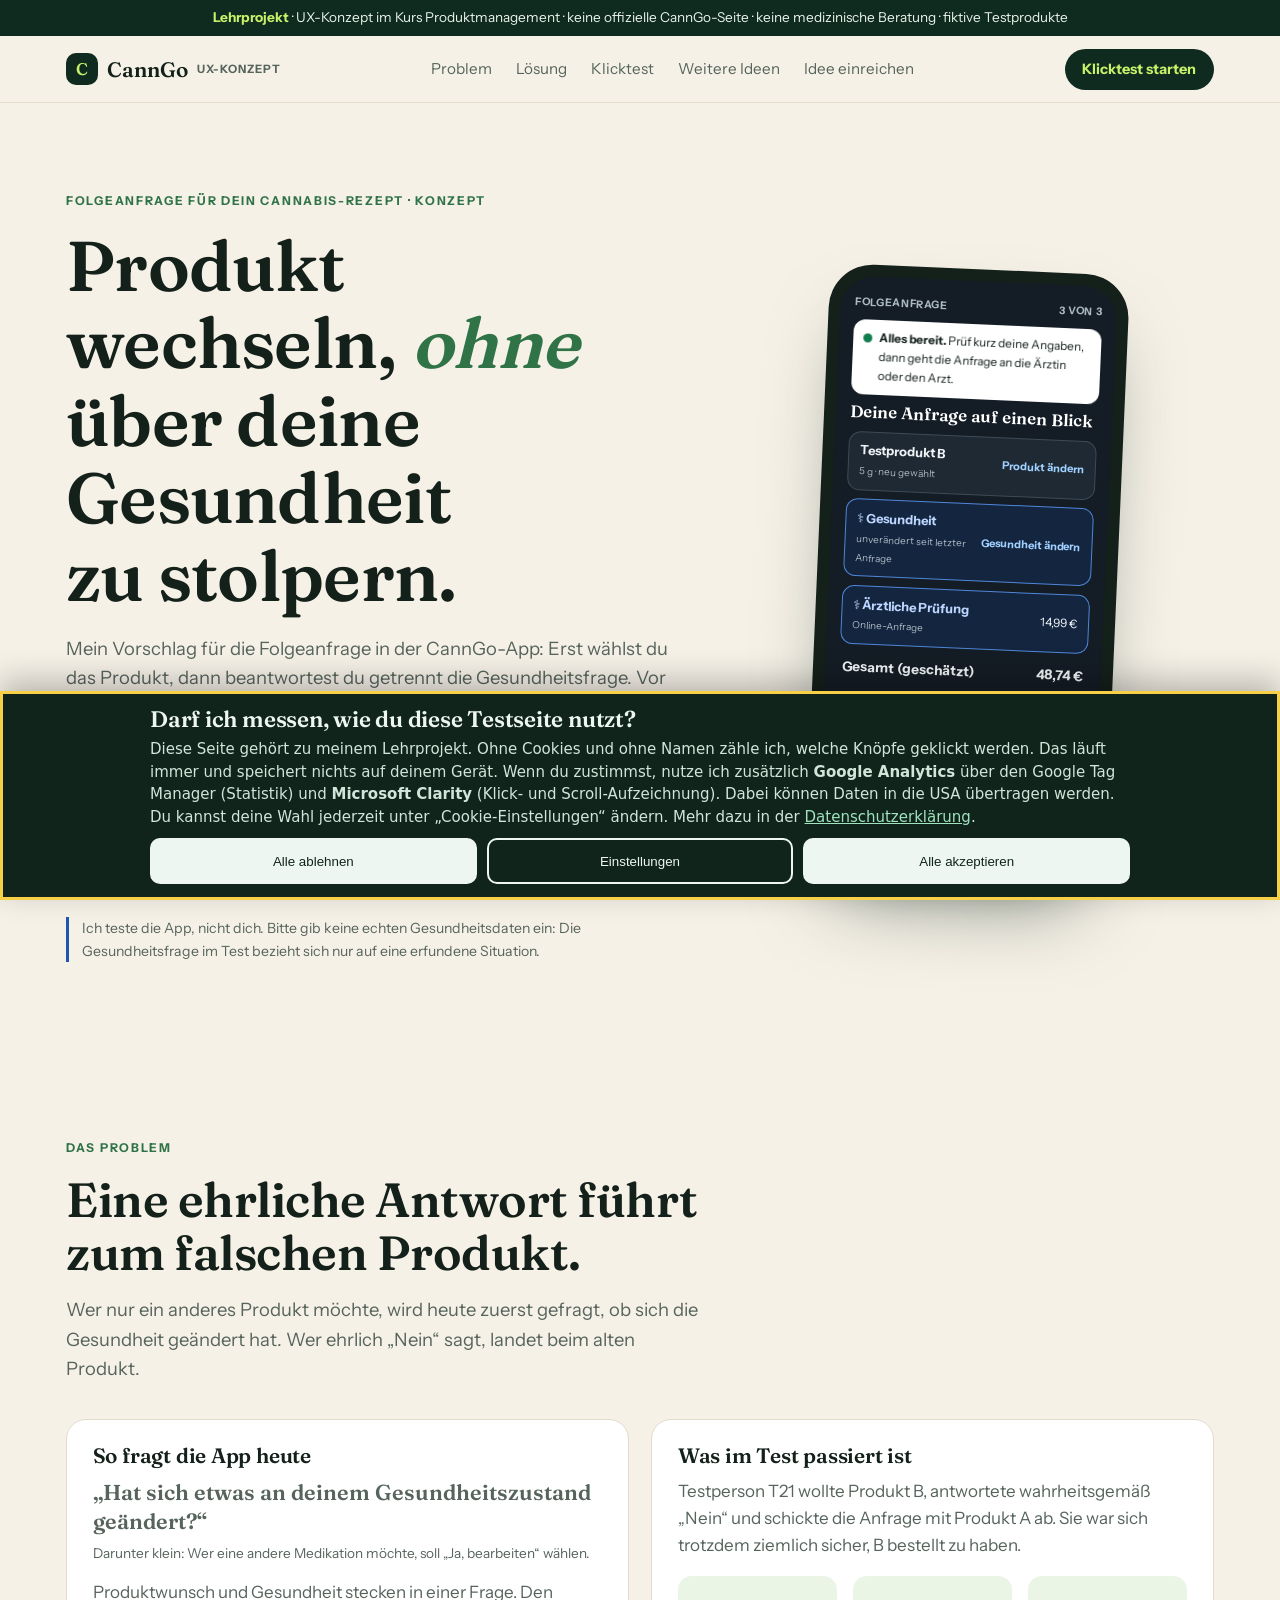
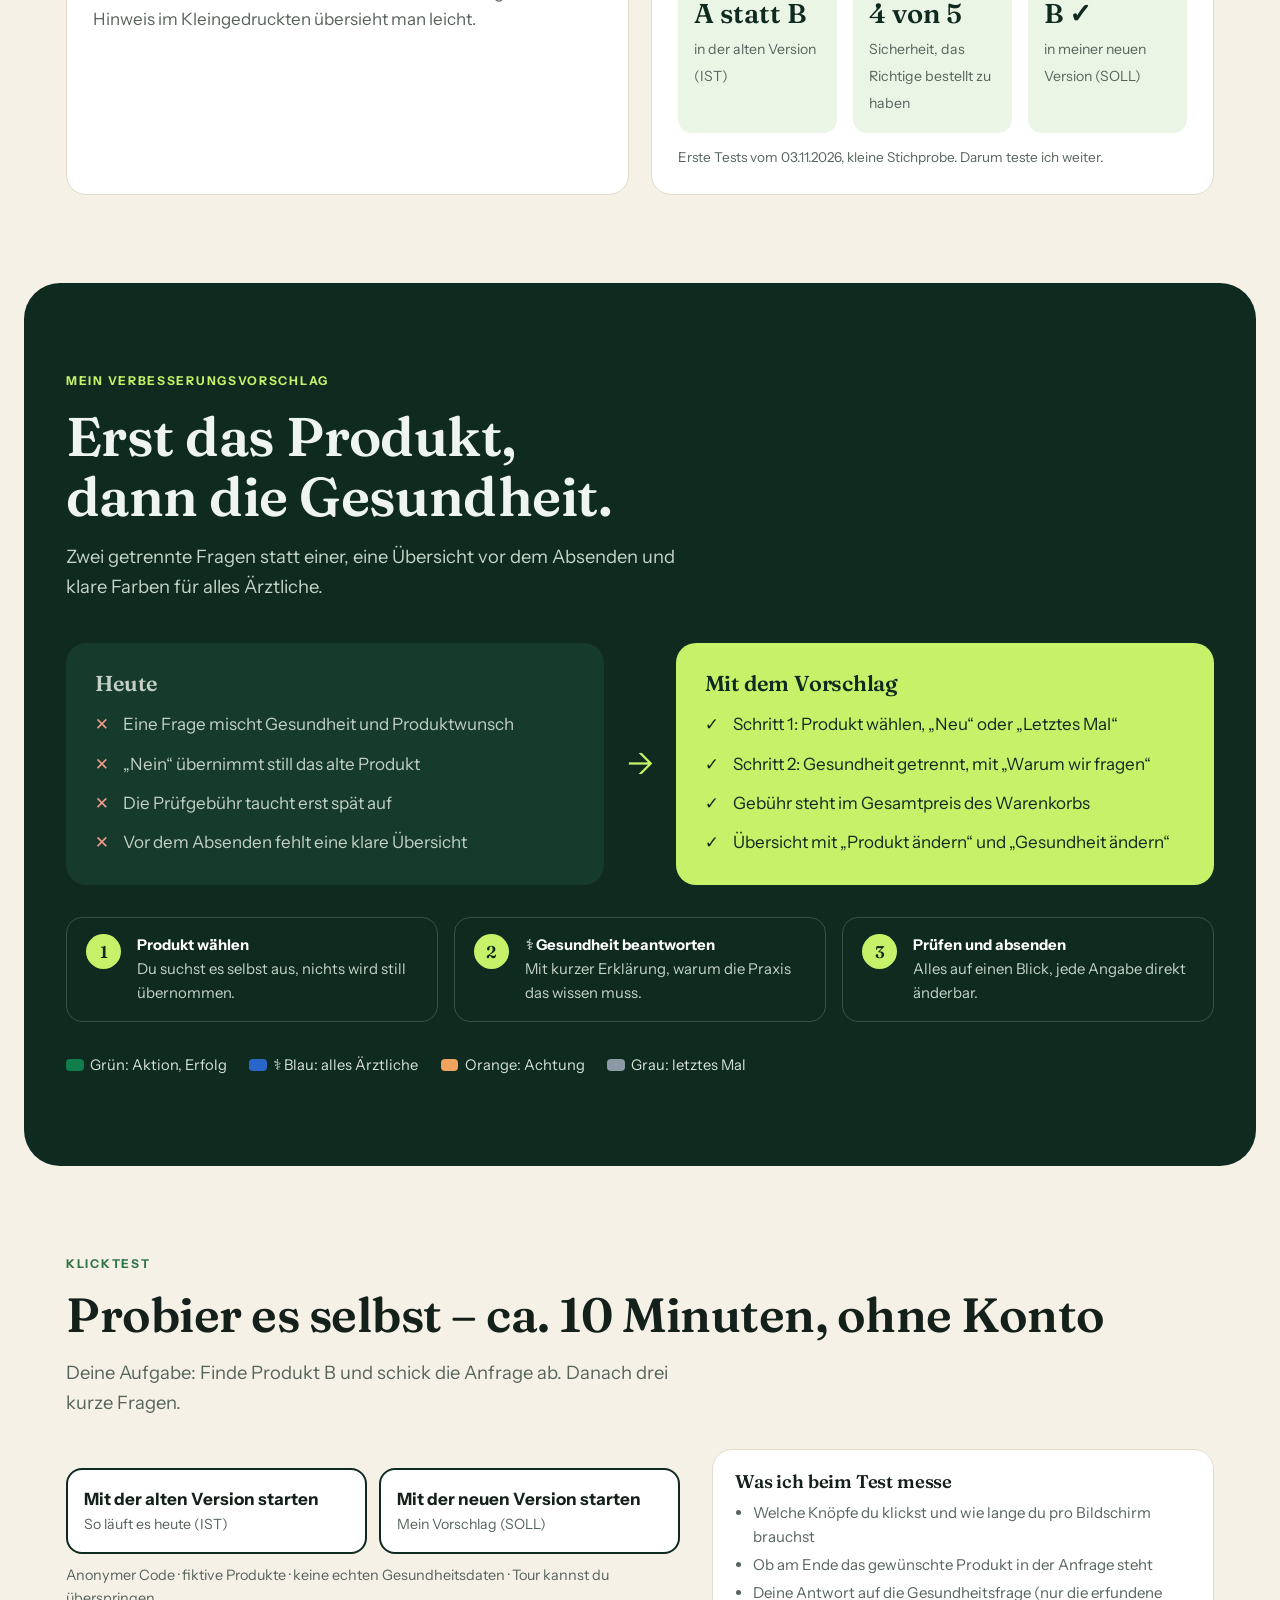
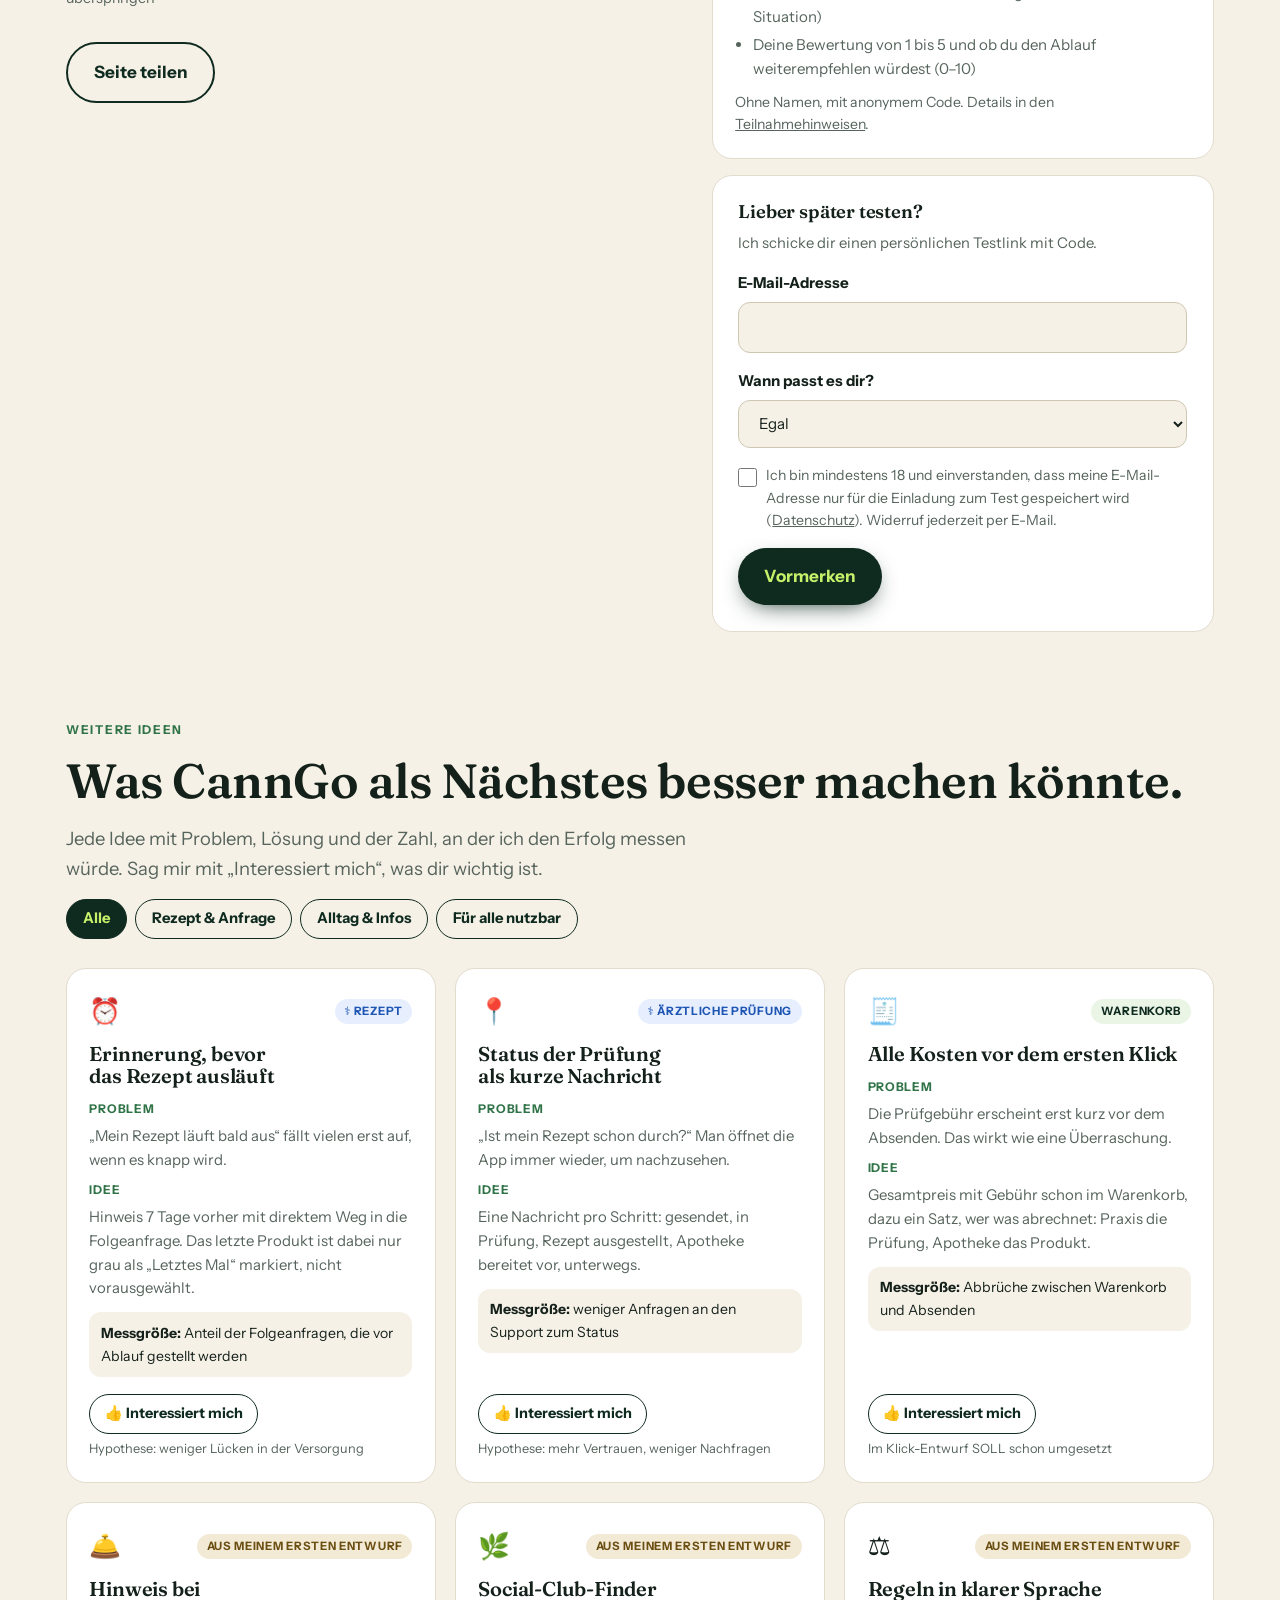
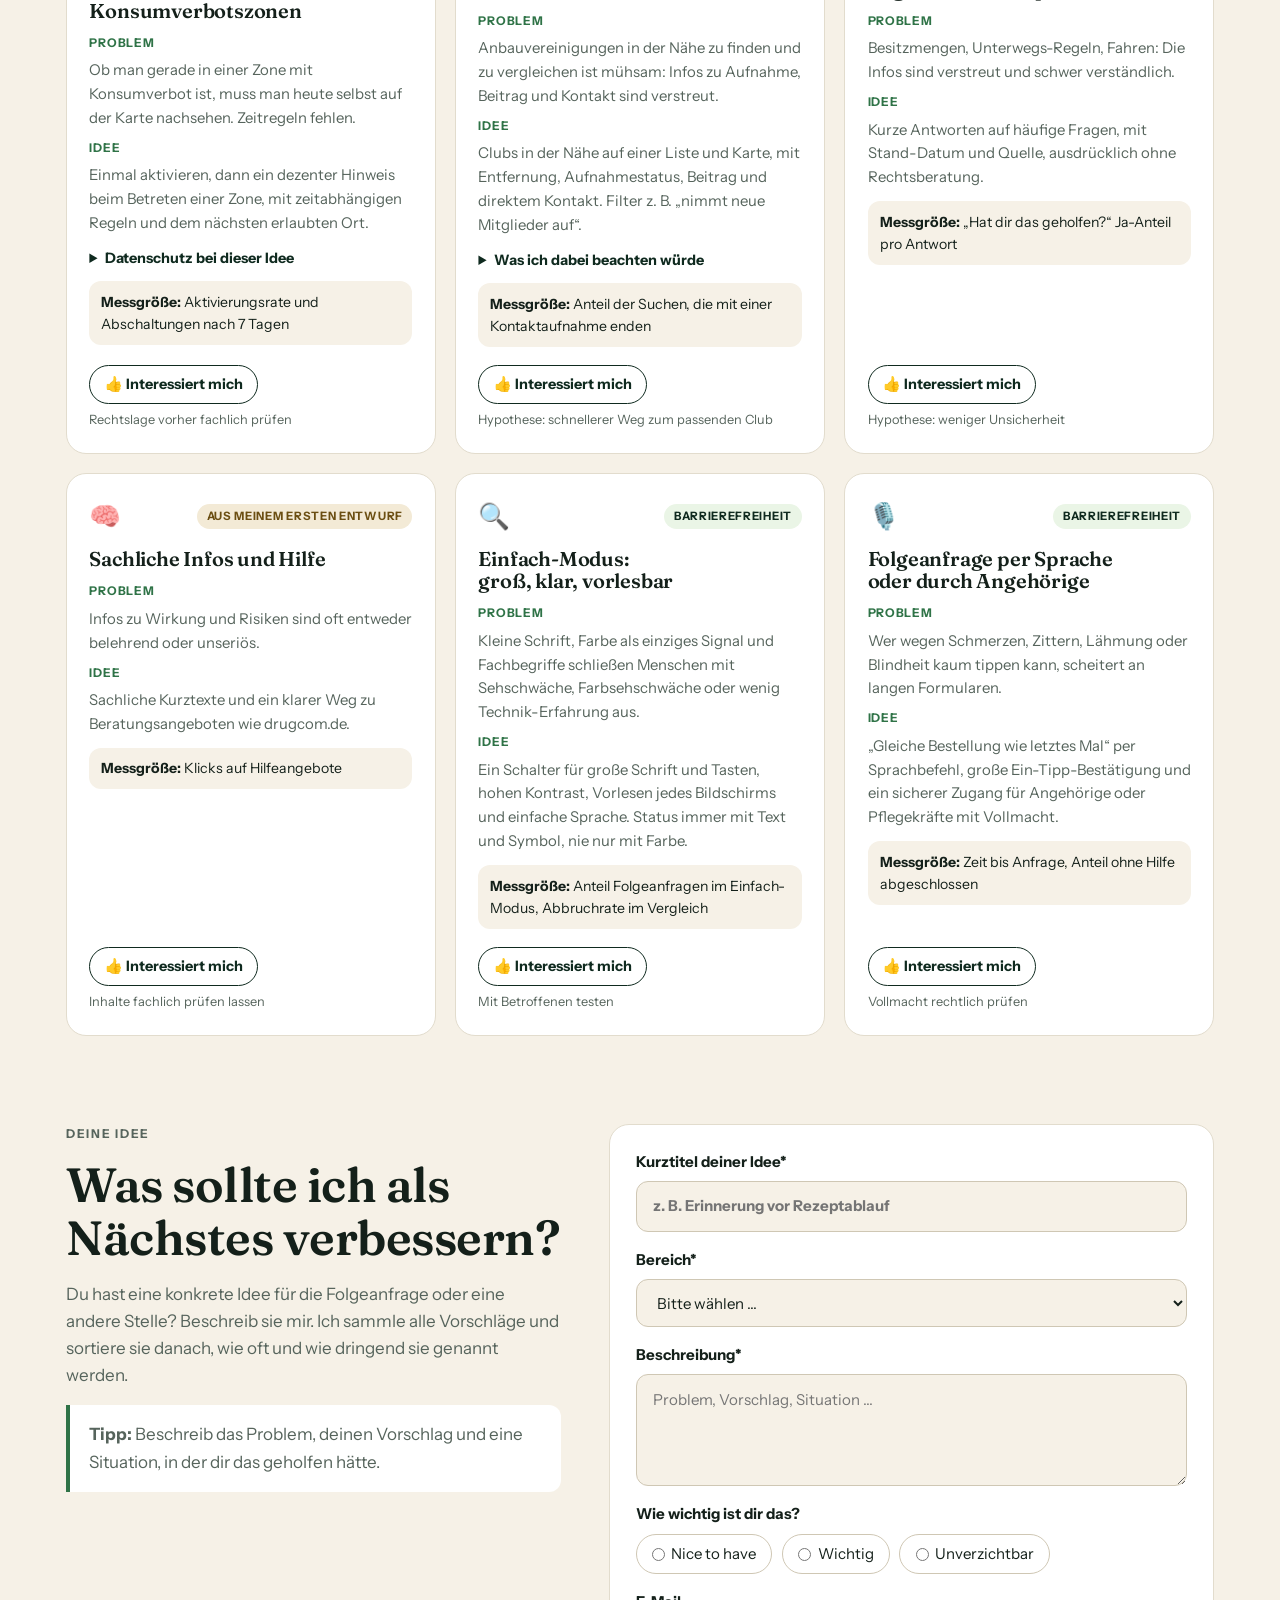
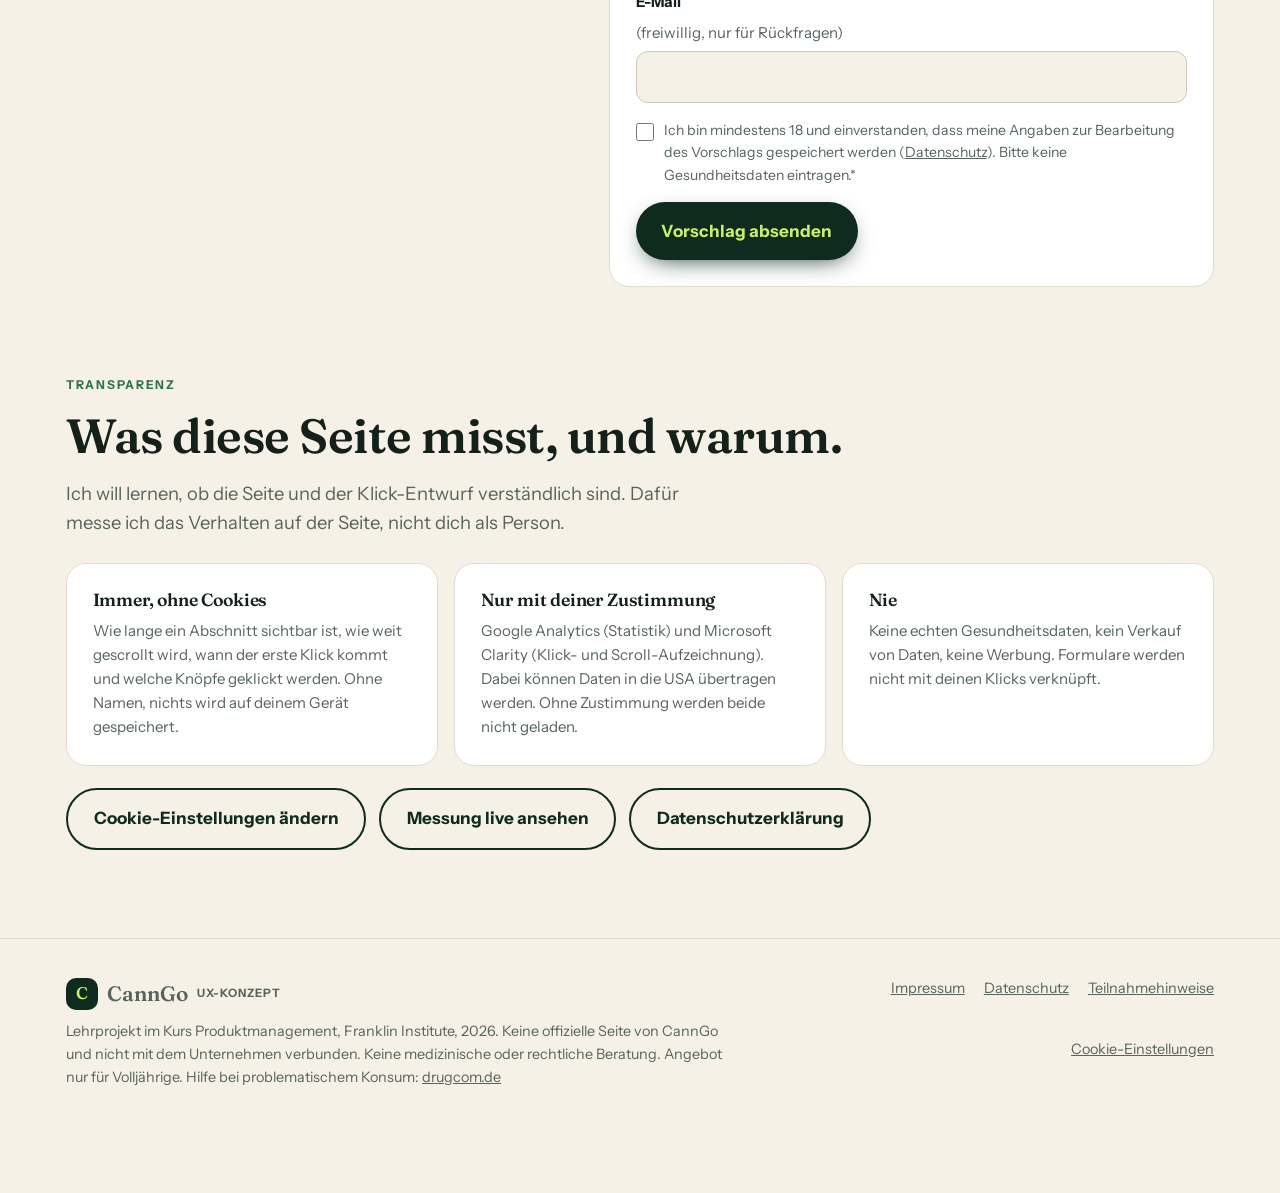
<file: index.html>
<!doctype html>
<html lang="de" data-seite="landingpage" data-root="">
<head>
<meta charset="utf-8">
<meta name="viewport" content="width=device-width,initial-scale=1">
<meta name="robots" content="noindex,nofollow">
<title>Klare Folgeanfrage · CannGo UX-Konzept</title>
<meta name="description" content="UX-Konzept eines Lehrprojekts: erst das Produkt, dann die Gesundheit. Mit klickbarem Test und weiteren Ideen.">
<meta property="og:type" content="website">
<meta property="og:title" content="Teste meinen App-Entwurf: Rezept-Folgeanfrage in 10 Minuten (Lehrprojekt)">
<meta property="og:description" content="Klicktest im Rahmen einer Weiterbildung im Produktmanagement. Ohne Konto, mit fiktiven Produkten, keine echten Gesundheitsdaten. Lehrprojekt, keine offizielle Seite eines Anbieters.">
<meta property="og:image" content="https://canngo-landing.pages.dev/assets/og.png">
<meta property="og:image:width" content="1200"><meta property="og:image:height" content="630">
<meta property="og:image:alt" content="Produkt wechseln, ohne über deine Gesundheit zu stolpern. Lehrprojekt, Klicktest ca. 10 Minuten.">
<meta property="og:url" content="https://canngo-landing.pages.dev/">
<meta property="og:locale" content="de_DE">
<meta name="twitter:card" content="summary_large_image">
<link rel="stylesheet" href="assets/fonts.css">
<script src="assets/messkonzept.js"></script>
<script src="assets/track.js"></script>
<script src="assets/consent.js"></script>
<style>
:root{
  --forest:#0f2a1f; --forest-2:#163a2b; --leaf:#2f7347; --leaf-soft:#eaf5e6; --lime:#c6f169;
  --cream:#f6f1e7; --paper:#ffffff; --ink:#14201a; --muted:#56645c; --line:#e2dccd; --amber:#ffb547;
  --med:#1f56b3; --med-bg:#e7efff; --med-line:#5d8fe0; --bad:#b3261e;
  --radius:20px; color-scheme:light;
}
*{box-sizing:border-box;margin:0;padding:0}
html{scroll-behavior:smooth}
body{font-family:"Instrument Sans",system-ui,-apple-system,"Segoe UI",sans-serif;color:var(--ink);background:var(--cream);line-height:1.6;font-size:17px}
h1,h2,h3{font-family:"Fraunces",Georgia,serif;font-weight:600;line-height:1.1;letter-spacing:-.01em;text-wrap:balance}
a{color:inherit}
[hidden]{display:none!important}
.wrap{max-width:1180px;margin:0 auto;padding-left:max(16px,env(safe-area-inset-left,0px));padding-right:max(16px,env(safe-area-inset-right,0px))}
.sr{position:absolute;width:1px;height:1px;overflow:hidden;clip:rect(0 0 0 0)}

/* Hinweisband */
.demo-band{background:var(--forest);color:#e9f3ec;font-size:.85rem;text-align:center;padding:.45rem max(16px,env(safe-area-inset-left,0px))}
.demo-band b{color:var(--lime)}

/* Navigation */
.nav{position:sticky;top:0;z-index:20;background:rgba(246,241,231,.93);backdrop-filter:blur(10px);border-bottom:1px solid var(--line)}
.nav .wrap{display:flex;align-items:center;justify-content:space-between;gap:1rem;padding-block:.8rem}
.nav nav{display:flex;gap:1.5rem}
.nav nav a{text-decoration:none;font-weight:500;font-size:.95rem;color:var(--muted)}
.nav nav a:hover{color:var(--ink)}
.logo{display:inline-flex;align-items:center;gap:.55rem;font-family:"Fraunces",serif;font-weight:600;font-size:1.3rem;text-decoration:none}
.logo small{font-family:"Instrument Sans",sans-serif;font-size:.72rem;font-weight:700;letter-spacing:.08em;text-transform:uppercase;color:var(--muted)}
.logo-mark{display:grid;place-items:center;width:2rem;height:2rem;border-radius:10px;background:var(--forest);color:var(--lime);font-size:1.05rem}

.btn{display:inline-flex;align-items:center;gap:.4rem;border:0;cursor:pointer;font:inherit;font-weight:700;text-decoration:none;border-radius:999px;padding:.95rem 1.6rem;transition:transform .15s,box-shadow .15s}
.btn:hover{transform:translateY(-2px)}
.btn:focus-visible{outline:3px solid var(--amber);outline-offset:3px}
.btn-primary{background:var(--forest);color:var(--lime);box-shadow:0 8px 24px -10px var(--forest)}
.btn-ghost{background:transparent;color:var(--forest);border:2px solid var(--forest)}
.btn-small{padding:.55rem 1.1rem;font-size:.9rem;background:var(--forest);color:var(--lime)}
.btn-lime{background:var(--lime);color:var(--forest)}

.eyebrow{text-transform:uppercase;letter-spacing:.14em;font-size:.76rem;font-weight:700;color:var(--leaf);margin-bottom:1rem}
.eyebrow.light{color:var(--lime)}
.lead{font-size:1.15rem;color:var(--muted);max-width:40rem}
section{scroll-margin-top:80px}

/* Hero */
.hero .wrap{display:grid;grid-template-columns:1.1fr .9fr;gap:3rem;align-items:center;padding-block:clamp(3rem,7vw,5.5rem)}
.hero h1{font-size:clamp(2.5rem,5.6vw,4.4rem);margin-bottom:1.25rem}
.hero h1 em{color:var(--leaf);font-style:italic}
.cta-row{display:flex;gap:.8rem;flex-wrap:wrap;margin:2rem 0 1.4rem}
.trust{display:flex;gap:.6rem 1.6rem;list-style:none;color:var(--muted);font-size:.92rem;flex-wrap:wrap}
.trust strong{color:var(--ink)}
.disc{margin-top:1.4rem;font-size:.88rem;color:var(--muted);border-left:3px solid var(--med);padding-left:.8rem;max-width:38rem}

/* Handy */
.phone{justify-self:center;width:300px;max-width:100%;aspect-ratio:9/18.5;border-radius:44px;background:var(--ink);padding:12px;box-shadow:0 40px 80px -30px rgba(15,42,31,.55);transform:rotate(2.5deg)}
.screen{height:100%;border-radius:34px;overflow:hidden;background:#141c25;color:#eef3f6;padding:1.1rem .9rem;display:flex;flex-direction:column;gap:.55rem;font-size:.74rem}
.screen .bar{display:flex;justify-content:space-between;font-weight:700;color:#aab8c1;font-size:.66rem;letter-spacing:.06em;text-transform:uppercase}
.screen h4{font-family:"Fraunces",serif;font-size:1.05rem;font-weight:600;line-height:1.15;color:#fff}
.screen .row{display:flex;justify-content:space-between;align-items:center;gap:.5rem;background:#1e2933;border:1px solid #3d4b56;border-radius:12px;padding:.55rem .65rem}
.screen .row b{display:block;font-size:.8rem}
.screen .row small{color:#aab8c1}
.screen .med{background:#13253f;border-color:#4f86d9}
.screen .med b{color:#bcd6ff}
.screen .chg{color:#9fd0ff;font-weight:700;font-size:.68rem;white-space:nowrap}
.screen .sum{display:flex;justify-content:space-between;font-weight:700;font-size:.85rem;padding:.2rem .2rem 0}
.screen .send{margin-top:auto;background:#0f7d4c;color:#fff;text-align:center;font-weight:700;border-radius:10px;padding:.65rem}
.screen .note{display:flex;gap:.45rem;background:#fff;color:var(--ink);border-radius:12px;padding:.55rem .6rem;animation:drop .8s .4s both}
.screen .note i{flex:none;width:9px;height:9px;border-radius:50%;background:#0f7d4c;margin-top:.3rem}
@keyframes drop{from{opacity:0;transform:translateY(-14px)}}

/* Problem */
.block{padding-block:clamp(3.5rem,7vw,5.5rem)}
.block h2{font-size:clamp(2rem,4vw,3rem);margin-bottom:1rem}
.problem-grid{display:grid;grid-template-columns:1fr 1fr;gap:1.4rem;margin-top:2.2rem}
.card{background:var(--paper);border:1px solid var(--line);border-radius:var(--radius);padding:1.6rem}
.card h3{font-size:1.3rem;margin-bottom:.6rem}
.card p{color:var(--muted)}
.quote{font-family:"Fraunces",serif;font-size:1.35rem;line-height:1.35;color:var(--ink);margin:.4rem 0 1rem}
.quote small{display:block;font-family:"Instrument Sans",sans-serif;font-size:.85rem;color:var(--muted);margin-top:.5rem}
.facts{display:grid;grid-template-columns:repeat(3,1fr);gap:1rem;margin-top:1rem}
.fact{background:var(--leaf-soft);border-radius:14px;padding:1rem}
.fact b{display:block;font-family:"Fraunces",serif;font-size:1.7rem;color:var(--forest)}
.fact span{font-size:.88rem;color:var(--muted)}

/* Lösung (dunkler Block) */
.improve{background:var(--forest);color:#eef4ef;border-radius:clamp(0px,3vw,36px);margin-inline:clamp(0rem,2vw,1.5rem)}
.improve h2{font-size:clamp(2.1rem,4.6vw,3.4rem);max-width:18ch}
.improve .lead{color:#c6d4ca}
.compare{display:grid;grid-template-columns:1fr auto 1fr;gap:1.4rem;margin-top:2.6rem}
.col{border-radius:var(--radius);padding:1.8rem}
.col h3{font-size:1.35rem;margin-bottom:1rem}
.col ul{list-style:none;display:grid;gap:.75rem}
.col li{padding-left:1.75rem;position:relative}
.before{background:var(--forest-2);color:#c3d1c8}
.before li::before{content:"✕";position:absolute;left:0;color:#f19a8c}
.after{background:var(--lime);color:var(--forest)}
.after li::before{content:"✓";position:absolute;left:0;font-weight:700}
.arrow{align-self:center;font-size:2rem;color:var(--lime)}
.steps{list-style:none;display:grid;grid-template-columns:repeat(3,1fr);gap:1rem;margin-top:2rem}
.steps li{display:flex;gap:1rem;border:1px solid rgba(255,255,255,.18);border-radius:16px;padding:1rem 1.2rem}
.steps b.n{display:grid;place-items:center;flex:none;width:2.2rem;height:2.2rem;border-radius:50%;background:var(--lime);color:var(--forest);font-family:"Fraunces",serif}
.steps strong{display:block;color:#fff}
.steps span{color:#c6d4ca;font-size:.93rem}
.legend{display:flex;flex-wrap:wrap;gap:.6rem 1.4rem;margin-top:2rem;font-size:.92rem;color:#d7e3da}
.legend i{display:inline-block;width:1.1rem;height:.8rem;border-radius:4px;margin-right:.4rem;vertical-align:-1px}

/* Klicktest */
.test-grid{display:grid;grid-template-columns:1.1fr .9fr;gap:2rem;margin-top:2rem;align-items:start}
.flow{list-style:none;display:grid;gap:.7rem;counter-reset:f}
.flow li{counter-increment:f;display:flex;gap:.9rem;align-items:flex-start;background:var(--paper);border:1px solid var(--line);border-radius:14px;padding:.9rem 1rem}
.flow li::before{content:counter(f);display:grid;place-items:center;flex:none;width:1.9rem;height:1.9rem;border-radius:50%;background:var(--forest);color:var(--lime);font-weight:700}
.flow small{display:block;color:var(--muted)}
.choice{display:grid;grid-template-columns:1fr 1fr;gap:.8rem;margin-top:1.2rem}
.choice a{display:block;text-decoration:none;background:var(--paper);border:2px solid var(--forest);border-radius:16px;padding:1rem;font-weight:700}
.choice a small{display:block;font-weight:400;color:var(--muted)}
.choice a:hover{background:var(--leaf-soft)}
.side{display:grid;gap:1rem}
.measure{background:var(--paper);border:1px solid var(--line);border-radius:var(--radius);padding:1.4rem}
.measure h3{font-size:1.15rem;margin-bottom:.5rem}
.measure ul{padding-left:1.1rem;color:var(--muted);font-size:.94rem;display:grid;gap:.25rem}

/* Formulare */
.form{display:grid;gap:1rem;background:var(--paper);border:1px solid var(--line);border-radius:var(--radius);padding:1.6rem}
.form label{display:grid;gap:.4rem;font-weight:600;font-size:.94rem}
.form .opt{font-weight:400;color:var(--muted)}
.form input[type=text],.form input[type=email],.form select,.form textarea{font:inherit;padding:.8rem 1rem;border:1.5px solid #cfc7b4;border-radius:12px;background:var(--cream);color:var(--ink);width:100%}
.form textarea{min-height:7rem;resize:vertical}
.form input,.form select,.form textarea{font-weight:400}
.form input:focus,.form select:focus,.form textarea:focus{outline:3px solid var(--amber);outline-offset:2px;border-color:var(--leaf);background:#fff}
.form fieldset{border:0}
.form legend{font-weight:600;font-size:.94rem;margin-bottom:.5rem}
.radio-row{display:flex;gap:.6rem;flex-wrap:wrap}
.radio-row label{display:flex;align-items:center;gap:.4rem;border:1.5px solid #cfc7b4;border-radius:999px;padding:.45rem .95rem;cursor:pointer;font-weight:500}
.radio-row label:has(input:checked){border-color:var(--leaf);box-shadow:inset 0 0 0 1px var(--leaf)}
.radio-row input{accent-color:var(--leaf)}
.form .check{display:flex;gap:.6rem;align-items:flex-start;font-weight:400;color:var(--muted);font-size:.88rem}
.form .check input{margin-top:.25rem;width:1.15rem;height:1.15rem;accent-color:var(--leaf);flex:none}
.form button{justify-self:start}
.form .err{color:var(--bad);font-size:.92rem;margin:0}
.hp{position:absolute;left:-9999px}
.ok{background:var(--leaf-soft);border-radius:var(--radius);padding:1.4rem}
.ok b{font-family:"Fraunces",serif;font-size:1.3rem;font-weight:600}

/* Ideen */
.ideas-head{display:flex;justify-content:space-between;align-items:end;gap:1rem;flex-wrap:wrap}
.tabs{display:flex;gap:.5rem;flex-wrap:wrap}
.tabs button{font:inherit;font-weight:600;font-size:.92rem;border:1.5px solid var(--forest);background:transparent;color:var(--forest);border-radius:999px;padding:.45rem 1rem;cursor:pointer}
.tabs button[aria-pressed=true]{background:var(--forest);color:var(--lime)}
.ideas{display:grid;grid-template-columns:repeat(3,minmax(0,1fr));gap:1.2rem;margin-top:1.8rem}
.idea{display:flex;flex-direction:column;gap:.7rem;background:var(--paper);border:1px solid var(--line);border-radius:var(--radius);padding:1.4rem;min-width:0}
@media (min-width:961px){.ideas .idea:last-child:nth-child(3n+1){grid-column:1/-1}}
.idea .top{display:flex;justify-content:space-between;align-items:center;gap:.5rem}
.idea .ico{font-size:1.6rem}
.tag{font-size:.72rem;font-weight:700;letter-spacing:.06em;text-transform:uppercase;border-radius:999px;padding:.2rem .6rem;background:var(--leaf-soft);color:var(--forest)}
.tag.med{background:var(--med-bg);color:var(--med)}
.tag.alt{background:#f3ead6;color:#6b4e12}
.idea h3{font-size:1.25rem}
.idea dl{display:grid;gap:.45rem;font-size:.93rem}
.idea dt{font-weight:700;font-size:.75rem;letter-spacing:.06em;text-transform:uppercase;color:var(--leaf)}
.idea dd{color:var(--muted)}
.idea .kpi{background:var(--cream);border-radius:12px;padding:.6rem .75rem;font-size:.88rem}
.idea .kpi b{color:var(--ink)}
.vote{margin-top:auto;display:flex;flex-direction:column;align-items:flex-start;gap:.35rem;padding-top:.4rem}
.vote button{white-space:nowrap;font:inherit;font-weight:700;font-size:.9rem;border:1.5px solid var(--forest);background:transparent;color:var(--forest);border-radius:999px;padding:.45rem .9rem;cursor:pointer}
.vote button[aria-pressed=true]{background:var(--forest);color:var(--lime)}
.vote small{color:var(--muted);font-size:.8rem}
details.more{font-size:.9rem;color:var(--muted)}
details.more summary{cursor:pointer;font-weight:600;color:var(--forest)}
details.more ul{margin:.5rem 0 0 1.1rem;display:grid;gap:.25rem}

/* Vorschlag */
.suggest{display:grid;grid-template-columns:.9fr 1.1fr;gap:3rem}
.suggest-copy p{color:var(--muted);margin-bottom:1rem}
.hint{background:var(--paper);border-left:4px solid var(--leaf);padding:1rem 1.2rem;border-radius:0 12px 12px 0;color:var(--muted)}

/* Daten */
.data-grid{display:grid;grid-template-columns:repeat(3,minmax(0,1fr));gap:1rem;margin-top:1.6rem}
.data-grid .card h3{font-size:1.1rem}
.data-grid .card p{font-size:.94rem}
.data-actions{display:flex;gap:.8rem;flex-wrap:wrap;margin-top:1.4rem}

/* Footer */
.footer{border-top:1px solid var(--line);color:var(--muted);font-size:.9rem}
.footer .wrap{display:grid;grid-template-columns:2fr 1fr;gap:2rem;padding-block:2.4rem 6.5rem}
.footer p{margin-top:.6rem;max-width:42rem}
.footer nav{display:flex;flex-wrap:wrap;gap:.6rem 1.2rem;justify-content:flex-end;align-items:flex-start}
.footer a{color:var(--muted)}

@media (max-width:960px){
  .hero .wrap,.suggest,.test-grid,.problem-grid{grid-template-columns:1fr}
  .ideas,.data-grid{grid-template-columns:1fr 1fr}
  .compare{grid-template-columns:1fr}.arrow{transform:rotate(90deg);justify-self:center}
  .steps{grid-template-columns:1fr}
  .nav nav{display:none}
}
@media (max-width:600px){
  .ideas,.data-grid,.facts,.choice{grid-template-columns:1fr}
  .footer .wrap{grid-template-columns:1fr}.footer nav{justify-content:flex-start}
  .phone{width:260px;transform:none}
  body{font-size:16px}
  .logo small{display:none}
  .btn-small{white-space:nowrap}
}

/* Barrierefreiheit: sichtbarer Fokus überall, Sprunglink */
:focus-visible{outline:3px solid #f8d048;outline-offset:3px}
.skip{position:absolute;left:12px;top:-60px;z-index:999;background:#f8d048;color:#0f2a1f;font-weight:700;padding:.6rem 1rem;border-radius:8px;text-decoration:none}
.skip:focus{top:12px}
@media (prefers-reduced-motion:reduce){*{animation:none!important;transition:none!important}html{scroll-behavior:auto}}
</style>
</head>
<body>
<nav aria-label="Sprunglink"><a class="skip" href="#top">Zum Inhalt springen</a></nav>
<div class="demo-band" role="region" aria-label="Hinweis zum Lehrprojekt"><b>Lehrprojekt</b> · UX-Konzept im Kurs Produktmanagement · keine offizielle CannGo-Seite · keine medizinische Beratung · fiktive Testprodukte</div>

<header class="nav">
 <div class="wrap">
  <a class="logo" href="#top" data-nav="top"><span class="logo-mark">C</span>CannGo <small>UX-Konzept</small></a>
  <nav aria-label="Abschnitte">
   <a href="#problem" data-nav="problem">Problem</a>
   <a href="#loesung" data-nav="loesung">Lösung</a>
   <a href="#klicktest" data-nav="klicktest">Klicktest</a>
   <a href="#ideen" data-nav="ideen">Weitere Ideen</a>
   <a href="#vorschlag" data-nav="vorschlag">Idee einreichen</a>
  </nav>
  <a class="btn btn-small js-test" href="app/index.html" data-pos="nav">Klicktest starten</a>
 </div>
</header>

<main id="top" tabindex="-1">
 <section class="hero" data-abschnitt="hero">
  <div class="wrap">
   <div>
    <p class="eyebrow">Folgeanfrage für dein Cannabis-Rezept · Konzept</p>
    <h1>Produkt wechseln, <em>ohne</em> über deine Gesundheit zu stolpern.</h1>
    <p class="lead">Mein Vorschlag für die Folgeanfrage in der CannGo-App: Erst wählst du das Produkt, dann beantwortest du getrennt die Gesundheitsfrage. Vor dem Absenden siehst du alles auf einen Blick.</p>
    <div class="cta-row">
     <a class="btn btn-primary js-test" href="app/index.html" data-pos="hero" id="cta">Klick-Entwurf ausprobieren →</a>
     <a class="btn btn-ghost" href="#loesung" data-nav="loesung-hero">So funktioniert’s</a>
    </div>
    <ul class="trust">
     <li><strong>ca. 10 Min.</strong> Testdauer</li>
     <li><strong>Ohne Konto</strong>, mit anonymem Code</li>
     <li><strong>Fiktive</strong> Testprodukte A–F</li>
    </ul>
    <p class="disc">Ich teste die App, nicht dich. Bitte gib keine echten Gesundheitsdaten ein: Die Gesundheitsfrage im Test bezieht sich nur auf eine erfundene Situation.</p>
   </div>
   <div class="phone" aria-hidden="true">
    <div class="screen">
     <div class="bar"><span>Folgeanfrage</span><span>3 von 3</span></div>
     <div class="note"><i></i><span><b>Alles bereit.</b> Prüf kurz deine Angaben, dann geht die Anfrage an die Ärztin oder den Arzt.</span></div>
     <h4>Deine Anfrage auf einen Blick</h4>
     <div class="row"><span><b>Testprodukt B</b><small>5 g · neu gewählt</small></span><span class="chg">Produkt ändern</span></div>
     <div class="row med"><span><b>⚕ Gesundheit</b><small>unverändert seit letzter Anfrage</small></span><span class="chg">Gesundheit ändern</span></div>
     <div class="row med"><span><b>⚕ Ärztliche Prüfung</b><small>Online-Anfrage</small></span><span>14,99 €</span></div>
     <div class="sum"><span>Gesamt (geschätzt)</span><span>48,74 €</span></div>
     <div class="send">Anfrage absenden</div>
    </div>
   </div>
  </div>
 </section>

 <section id="problem" class="block" data-abschnitt="problem">
  <div class="wrap">
   <p class="eyebrow">Das Problem</p>
   <h2>Eine ehrliche Antwort führt zum falschen Produkt.</h2>
   <p class="lead">Wer nur ein anderes Produkt möchte, wird heute zuerst gefragt, ob sich die Gesundheit geändert hat. Wer ehrlich „Nein“ sagt, landet beim alten Produkt.</p>
   <div class="problem-grid">
    <div class="card">
     <h3>So fragt die App heute</h3>
     <p class="quote">„Hat sich etwas an deinem Gesundheitszustand geändert?“<small>Darunter klein: Wer eine andere Medikation möchte, soll „Ja, bearbeiten“ wählen.</small></p>
     <p>Produktwunsch und Gesundheit stecken in einer Frage. Den Hinweis im Kleingedruckten übersieht man leicht.</p>
    </div>
    <div class="card">
     <h3>Was im Test passiert ist</h3>
     <p>Testperson T21 wollte Produkt B, antwortete wahrheitsgemäß „Nein“ und schickte die Anfrage mit Produkt A ab. Sie war sich trotzdem ziemlich sicher, B bestellt zu haben.</p>
     <div class="facts">
      <div class="fact"><b>A statt B</b><span>in der alten Version (IST)</span></div>
      <div class="fact"><b>4 von 5</b><span>Sicherheit, das Richtige bestellt zu haben</span></div>
      <div class="fact"><b>B ✓</b><span>in meiner neuen Version (SOLL)</span></div>
     </div>
     <p style="margin-top:.9rem;font-size:.85rem">Erste Tests vom 03.11.2026, kleine Stichprobe. Darum teste ich weiter.</p>
    </div>
   </div>
  </div>
 </section>

 <section id="loesung" class="block improve" data-abschnitt="loesung">
  <div class="wrap">
   <p class="eyebrow light">Mein Verbesserungsvorschlag</p>
   <h2>Erst das Produkt, dann die Gesundheit.</h2>
   <p class="lead">Zwei getrennte Fragen statt einer, eine Übersicht vor dem Absenden und klare Farben für alles Ärztliche.</p>
   <div class="compare">
    <div class="col before"><h3>Heute</h3><ul>
     <li>Eine Frage mischt Gesundheit und Produktwunsch</li>
     <li>„Nein“ übernimmt still das alte Produkt</li>
     <li>Die Prüfgebühr taucht erst spät auf</li>
     <li>Vor dem Absenden fehlt eine klare Übersicht</li></ul></div>
    <div class="arrow" aria-hidden="true">→</div>
    <div class="col after"><h3>Mit dem Vorschlag</h3><ul>
     <li>Schritt 1: Produkt wählen, „Neu“ oder „Letztes Mal“</li>
     <li>Schritt 2: Gesundheit getrennt, mit „Warum wir fragen“</li>
     <li>Gebühr steht im Gesamtpreis des Warenkorbs</li>
     <li>Übersicht mit „Produkt ändern“ und „Gesundheit ändern“</li></ul></div>
   </div>
   <ol class="steps">
    <li><b class="n">1</b><span><strong>Produkt wählen</strong>Du suchst es selbst aus, nichts wird still übernommen.</span></li>
    <li><b class="n">2</b><span><strong>⚕ Gesundheit beantworten</strong>Mit kurzer Erklärung, warum die Praxis das wissen muss.</span></li>
    <li><b class="n">3</b><span><strong>Prüfen und absenden</strong>Alles auf einen Blick, jede Angabe direkt änderbar.</span></li>
   </ol>
   <div class="legend" aria-label="Farblegende im Klick-Entwurf">
    <span><i style="background:#0f7d4c"></i>Grün: Aktion, Erfolg</span>
    <span><i style="background:#2a66c9"></i>⚕ Blau: alles Ärztliche</span>
    <span><i style="background:#f0a35e"></i>Orange: Achtung</span>
    <span><i style="background:#8a99a3"></i>Grau: letztes Mal</span>
   </div>
  </div>
 </section>

 <section id="klicktest" class="block" data-abschnitt="klicktest">
  <div class="wrap">
   <p class="eyebrow">Klicktest</p>
   <h2>Probier es selbst – ca. 10 Minuten, ohne Konto</h2>
   <p class="lead">Deine Aufgabe: Finde Produkt B und schick die Anfrage ab. Danach drei kurze Fragen.</p>
   <div class="test-grid">
    <div>
     <div class="choice">
      <a class="js-test" data-pos="wahl-ist" data-v="ist" href="app/index.html">Mit der alten Version starten<small>So läuft es heute (IST)</small></a>
      <a class="js-test" data-pos="wahl-soll" data-v="soll" href="app/index.html">Mit der neuen Version starten<small>Mein Vorschlag (SOLL)</small></a>
     </div>
     <p style="color:var(--muted);font-size:.9rem;margin:.6rem 0 0">Anonymer Code · fiktive Produkte · keine echten Gesundheitsdaten · Tour kannst du überspringen</p>
     <div class="cta-row" style="margin-bottom:0"><button type="button" class="btn btn-ghost" id="share">Seite teilen</button></div>
     <p id="sharemsg" style="color:var(--muted);font-size:.9rem;margin-top:.5rem" aria-live="polite"></p>
    </div>
    <div class="side">
     <div class="measure">
      <h3>Was ich beim Test messe</h3>
      <ul>
       <li>Welche Knöpfe du klickst und wie lange du pro Bildschirm brauchst</li>
       <li>Ob am Ende das gewünschte Produkt in der Anfrage steht</li>
       <li>Deine Antwort auf die Gesundheitsfrage (nur die erfundene Situation)</li>
       <li>Deine Bewertung von 1 bis 5 und ob du den Ablauf weiterempfehlen würdest (0–10)</li>
      </ul>
      <p style="margin-top:.6rem;font-size:.88rem;color:var(--muted)">Ohne Namen, mit anonymem Code. Details in den <a href="teilnahme.html">Teilnahmehinweisen</a>.</p>
     </div>
     <form class="form" id="vform" name="vormerken" method="POST" action="danke.html" data-netlify="true" netlify-honeypot="bot-field" novalidate>
      <input type="hidden" name="form-name" value="vormerken">
      <p class="hp"><label>Nicht ausfüllen <input name="bot-field" tabindex="-1" autocomplete="off"></label></p>
      <h3 style="font-size:1.15rem">Lieber später testen?</h3>
      <p style="color:var(--muted);font-size:.92rem;margin-top:-.4rem">Ich schicke dir einen persönlichen Testlink mit Code.</p>
      <label>E-Mail-Adresse<input type="email" name="email" required autocomplete="email" inputmode="email"></label>
      <label>Wann passt es dir?<select name="zeitraum"><option value="egal">Egal</option><option value="diese_woche">Diese Woche</option><option value="naechste_woche">Nächste Woche</option></select></label>
      <label class="check"><input type="checkbox" name="einwilligung" value="ja" required><span>Ich bin mindestens 18 und einverstanden, dass meine E-Mail-Adresse nur für die Einladung zum Test gespeichert wird (<a href="datenschutz.html#vormerken">Datenschutz</a>). Widerruf jederzeit per E-Mail.</span></label>
      <p class="err" id="verr" hidden></p>
      <button type="submit" class="btn btn-primary" id="vbtn">Vormerken</button>
     </form>
     <div class="ok" id="vok" hidden><b>Danke, du bist vorgemerkt.</b><p style="margin-top:.4rem">Ich melde mich mit deinem Testlink.</p></div>
    </div>
   </div>
  </div>
 </section>

 <section id="ideen" class="block" data-abschnitt="ideen" style="padding-top:0">
  <div class="wrap">
   <div class="ideas-head">
    <div>
     <p class="eyebrow">Weitere Ideen</p>
     <h2>Was CannGo als Nächstes besser machen könnte.</h2>
     <p class="lead">Jede Idee mit Problem, Lösung und der Zahl, an der ich den Erfolg messen würde. Sag mir mit „Interessiert mich“, was dir wichtig ist.</p>
    </div>
    <div class="tabs" role="group" aria-label="Ideen filtern">
     <button type="button" data-filter="alle" aria-pressed="true">Alle</button>
     <button type="button" data-filter="rezept" aria-pressed="false">Rezept &amp; Anfrage</button>
     <button type="button" data-filter="alltag" aria-pressed="false">Alltag &amp; Infos</button>
     <button type="button" data-filter="zugang" aria-pressed="false">Für alle nutzbar</button>
    </div>
   </div>
   <div class="ideas" id="ideas">
    <article class="idea" data-gruppe="rezept" data-idee="rezept_erinnerung">
     <div class="top"><span class="ico">⏰</span><span class="tag med">⚕ Rezept</span></div>
     <h3>Erinnerung, bevor das Rezept ausläuft</h3>
     <dl><dt>Problem</dt><dd>„Mein Rezept läuft bald aus“ fällt vielen erst auf, wenn es knapp wird.</dd>
     <dt>Idee</dt><dd>Hinweis 7 Tage vorher mit direktem Weg in die Folgeanfrage. Das letzte Produkt ist dabei nur grau als „Letztes Mal“ markiert, nicht vorausgewählt.</dd></dl>
     <p class="kpi"><b>Messgröße:</b> Anteil der Folgeanfragen, die vor Ablauf gestellt werden</p>
     <div class="vote"><button type="button" aria-pressed="false">👍 Interessiert mich</button><small>Hypothese: weniger Lücken in der Versorgung</small></div>
    </article>
    <article class="idea" data-gruppe="rezept" data-idee="status_push">
     <div class="top"><span class="ico">📍</span><span class="tag med">⚕ Ärztliche Prüfung</span></div>
     <h3>Status der Prüfung als kurze Nachricht</h3>
     <dl><dt>Problem</dt><dd>„Ist mein Rezept schon durch?“ Man öffnet die App immer wieder, um nachzusehen.</dd>
     <dt>Idee</dt><dd>Eine Nachricht pro Schritt: gesendet, in Prüfung, Rezept ausgestellt, Apotheke bereitet vor, unterwegs.</dd></dl>
     <p class="kpi"><b>Messgröße:</b> weniger Anfragen an den Support zum Status</p>
     <div class="vote"><button type="button" aria-pressed="false">👍 Interessiert mich</button><small>Hypothese: mehr Vertrauen, weniger Nachfragen</small></div>
    </article>
    <article class="idea" data-gruppe="rezept" data-idee="kosten_vorab">
     <div class="top"><span class="ico">🧾</span><span class="tag">Warenkorb</span></div>
     <h3>Alle Kosten vor dem ersten Klick</h3>
     <dl><dt>Problem</dt><dd>Die Prüfgebühr erscheint erst kurz vor dem Absenden. Das wirkt wie eine Überraschung.</dd>
     <dt>Idee</dt><dd>Gesamtpreis mit Gebühr schon im Warenkorb, dazu ein Satz, wer was abrechnet: Praxis die Prüfung, Apotheke das Produkt.</dd></dl>
     <p class="kpi"><b>Messgröße:</b> Abbrüche zwischen Warenkorb und Absenden</p>
     <div class="vote"><button type="button" aria-pressed="false">👍 Interessiert mich</button><small>Im Klick-Entwurf SOLL schon umgesetzt</small></div>
    </article>
    <article class="idea" data-gruppe="alltag" data-idee="zonen_alarm">
     <div class="top"><span class="ico">🛎️</span><span class="tag alt">Aus meinem ersten Entwurf</span></div>
     <h3>Hinweis bei Konsumverbotszonen</h3>
     <dl><dt>Problem</dt><dd>Ob man gerade in einer Zone mit Konsumverbot ist, muss man heute selbst auf der Karte nachsehen. Zeitregeln fehlen.</dd>
     <dt>Idee</dt><dd>Einmal aktivieren, dann ein dezenter Hinweis beim Betreten einer Zone, mit zeitabhängigen Regeln und dem nächsten erlaubten Ort.</dd></dl>
     <details class="more"><summary>Datenschutz bei dieser Idee</summary><ul><li>Standort wird nur auf dem Gerät verarbeitet</li><li>Nichts verlässt das Handy</li><li>Jederzeit abschaltbar</li></ul></details>
     <p class="kpi"><b>Messgröße:</b> Aktivierungsrate und Abschaltungen nach 7 Tagen</p>
     <div class="vote"><button type="button" aria-pressed="false">👍 Interessiert mich</button><small>Rechtslage vorher fachlich prüfen</small></div>
    </article>
    <article class="idea" data-gruppe="alltag" data-idee="social_club_finder">
     <div class="top"><span class="ico">🌿</span><span class="tag alt">Aus meinem ersten Entwurf</span></div>
     <h3>Social-Club-Finder</h3>
     <dl><dt>Problem</dt><dd>Anbauvereinigungen in der Nähe zu finden und zu vergleichen ist mühsam: Infos zu Aufnahme, Beitrag und Kontakt sind verstreut.</dd>
     <dt>Idee</dt><dd>Clubs in der Nähe auf einer Liste und Karte, mit Entfernung, Aufnahmestatus, Beitrag und direktem Kontakt. Filter z. B. „nimmt neue Mitglieder auf“.</dd></dl>
     <details class="more"><summary>Was ich dabei beachten würde</summary><ul><li>Nur Angaben, die Clubs selbst freigeben</li><li>Standort nur für die Suche, nicht gespeichert</li><li>Nur für Volljährige</li></ul></details>
     <p class="kpi"><b>Messgröße:</b> Anteil der Suchen, die mit einer Kontaktaufnahme enden</p>
     <div class="vote"><button type="button" aria-pressed="false">👍 Interessiert mich</button><small>Hypothese: schnellerer Weg zum passenden Club</small></div>
    </article>
    <article class="idea" data-gruppe="alltag" data-idee="regeln_klar">
     <div class="top"><span class="ico">⚖️</span><span class="tag alt">Aus meinem ersten Entwurf</span></div>
     <h3>Regeln in klarer Sprache</h3>
     <dl><dt>Problem</dt><dd>Besitzmengen, Unterwegs-Regeln, Fahren: Die Infos sind verstreut und schwer verständlich.</dd>
     <dt>Idee</dt><dd>Kurze Antworten auf häufige Fragen, mit Stand-Datum und Quelle, ausdrücklich ohne Rechtsberatung.</dd></dl>
     <p class="kpi"><b>Messgröße:</b> „Hat dir das geholfen?“ Ja-Anteil pro Antwort</p>
     <div class="vote"><button type="button" aria-pressed="false">👍 Interessiert mich</button><small>Hypothese: weniger Unsicherheit</small></div>
    </article>
    <article class="idea" data-gruppe="alltag" data-idee="safer_use">
     <div class="top"><span class="ico">🧠</span><span class="tag alt">Aus meinem ersten Entwurf</span></div>
     <h3>Sachliche Infos und Hilfe</h3>
     <dl><dt>Problem</dt><dd>Infos zu Wirkung und Risiken sind oft entweder belehrend oder unseriös.</dd>
     <dt>Idee</dt><dd>Sachliche Kurztexte und ein klarer Weg zu Beratungsangeboten wie drugcom.de.</dd></dl>
     <p class="kpi"><b>Messgröße:</b> Klicks auf Hilfeangebote</p>
     <div class="vote"><button type="button" aria-pressed="false">👍 Interessiert mich</button><small>Inhalte fachlich prüfen lassen</small></div>
    </article>
    <article class="idea" data-gruppe="zugang" data-idee="einfach_modus">
     <div class="top"><span class="ico" aria-hidden="true">🔍</span><span class="tag">Barrierefreiheit</span></div>
     <h3>Einfach-Modus: groß, klar, vorlesbar</h3>
     <dl><dt>Problem</dt><dd>Kleine Schrift, Farbe als einziges Signal und Fachbegriffe schließen Menschen mit Sehschwäche, Farbsehschwäche oder wenig Technik-Erfahrung aus.</dd>
     <dt>Idee</dt><dd>Ein Schalter für große Schrift und Tasten, hohen Kontrast, Vorlesen jedes Bildschirms und einfache Sprache. Status immer mit Text und Symbol, nie nur mit Farbe.</dd></dl>
     <p class="kpi"><b>Messgröße:</b> Anteil Folgeanfragen im Einfach-Modus, Abbruchrate im Vergleich</p>
     <div class="vote"><button type="button" aria-pressed="false">👍 Interessiert mich</button><small>Mit Betroffenen testen</small></div>
    </article>

    <article class="idea" data-gruppe="zugang" data-idee="sprach_anfrage">
     <div class="top"><span class="ico" aria-hidden="true">🎙️</span><span class="tag">Barrierefreiheit</span></div>
     <h3>Folgeanfrage per Sprache oder durch Angehörige</h3>
     <dl><dt>Problem</dt><dd>Wer wegen Schmerzen, Zittern, Lähmung oder Blindheit kaum tippen kann, scheitert an langen Formularen.</dd>
     <dt>Idee</dt><dd>„Gleiche Bestellung wie letztes Mal“ per Sprachbefehl, große Ein-Tipp-Bestätigung und ein sicherer Zugang für Angehörige oder Pflegekräfte mit Vollmacht.</dd></dl>
     <p class="kpi"><b>Messgröße:</b> Zeit bis Anfrage, Anteil ohne Hilfe abgeschlossen</p>
     <div class="vote"><button type="button" aria-pressed="false">👍 Interessiert mich</button><small>Vollmacht rechtlich prüfen</small></div>
    </article>

   </div>
  </div>
 </section>

 <section id="vorschlag" class="block" data-abschnitt="vorschlag" style="padding-top:0">
  <div class="wrap suggest">
   <div class="suggest-copy">
    <p class="eyebrow">Deine Idee</p>
    <h2>Was sollte ich als Nächstes verbessern?</h2>
    <p>Du hast eine konkrete Idee für die Folgeanfrage oder eine andere Stelle? Beschreib sie mir. Ich sammle alle Vorschläge und sortiere sie danach, wie oft und wie dringend sie genannt werden.</p>
    <p class="hint"><b>Tipp:</b> Beschreib das Problem, deinen Vorschlag und eine Situation, in der dir das geholfen hätte.</p>
   </div>
   <div>
    <form class="form" id="iform" name="verbesserungsvorschlag" method="POST" action="danke.html" data-netlify="true" netlify-honeypot="bot-field" novalidate>
     <input type="hidden" name="form-name" value="verbesserungsvorschlag">
     <p class="hp"><label>Nicht ausfüllen <input name="bot-field" tabindex="-1" autocomplete="off"></label></p>
     <label>Kurztitel deiner Idee*<input type="text" name="titel" required maxlength="120" placeholder="z. B. Erinnerung vor Rezeptablauf"></label>
     <label>Bereich*<select name="bereich" required>
      <option value="">Bitte wählen …</option>
      <option>Folgeanfrage / Rezept</option>
      <option>Gesundheitsfrage</option>
      <option>Warenkorb &amp; Kosten</option>
      <option>Status &amp; Benachrichtigungen</option>
      <option>Hinweise zu Konsumverbotszonen</option>
      <option>Social-Club-Finder</option>
      <option>Regeln &amp; Infos</option>
      <option>Design &amp; Bedienung</option>
      <option>Barrierefreiheit</option>
      <option>Klick-Entwurf / Test</option>
      <option>Sonstiges</option></select></label>
     <label>Beschreibung*<textarea name="beschreibung" required maxlength="1500" placeholder="Problem, Vorschlag, Situation …"></textarea></label>
     <fieldset><legend>Wie wichtig ist dir das?</legend><div class="radio-row">
      <label><input type="radio" name="prioritaet" value="nice-to-have"> Nice to have</label>
      <label><input type="radio" name="prioritaet" value="wichtig"> Wichtig</label>
      <label><input type="radio" name="prioritaet" value="unverzichtbar"> Unverzichtbar</label></div></fieldset>
     <label>E-Mail <span class="opt">(freiwillig, nur für Rückfragen)</span><input type="email" name="email" autocomplete="email" inputmode="email"></label>
     <label class="check"><input type="checkbox" name="datenschutz" value="ja" required><span>Ich bin mindestens 18 und einverstanden, dass meine Angaben zur Bearbeitung des Vorschlags gespeichert werden (<a href="datenschutz.html#vorschlag">Datenschutz</a>). Bitte keine Gesundheitsdaten eintragen.*</span></label>
     <p class="err" id="ierr" hidden></p>
     <button type="submit" class="btn btn-primary" id="ibtn">Vorschlag absenden</button>
    </form>
    <div class="ok" id="iok" hidden><b>Danke für deine Idee!</b><p style="margin-top:.4rem">Ich lese jeden Vorschlag. Magst du den <a class="js-test" data-pos="nach-idee" href="app/index.html">Klick-Entwurf</a> auch noch ausprobieren?</p></div>
   </div>
  </div>
 </section>

 <section id="daten" class="block" data-abschnitt="daten" style="padding-top:0">
  <div class="wrap">
   <p class="eyebrow">Transparenz</p>
   <h2>Was diese Seite misst, und warum.</h2>
   <p class="lead">Ich will lernen, ob die Seite und der Klick-Entwurf verständlich sind. Dafür messe ich das Verhalten auf der Seite, nicht dich als Person.</p>
   <div class="data-grid">
    <div class="card"><h3>Immer, ohne Cookies</h3><p>Wie lange ein Abschnitt sichtbar ist, wie weit gescrollt wird, wann der erste Klick kommt und welche Knöpfe geklickt werden. Ohne Namen, nichts wird auf deinem Gerät gespeichert.</p></div>
    <div class="card"><h3>Nur mit deiner Zustimmung</h3><p>Google Analytics (Statistik) und Microsoft Clarity (Klick- und Scroll-Aufzeichnung). Dabei können Daten in die USA übertragen werden. Ohne Zustimmung werden beide nicht geladen.</p></div>
    <div class="card"><h3>Nie</h3><p>Keine echten Gesundheitsdaten, kein Verkauf von Daten, keine Werbung. Formulare werden nicht mit deinen Klicks verknüpft.</p></div>
   </div>
   <div class="data-actions">
    <button type="button" class="btn btn-ghost" onclick="CGConsent.open()">Cookie-Einstellungen ändern</button>
    <a class="btn btn-ghost" href="?debug=1" id="livelink">Messung live ansehen</a>
    <a class="btn btn-ghost" href="datenschutz.html">Datenschutzerklärung</a>
   </div>
  </div>
 </section>
</main>

<footer class="footer">
 <div class="wrap">
  <div>
   <a class="logo" href="#top"><span class="logo-mark">C</span>CannGo <small>UX-Konzept</small></a>
   <p>Lehrprojekt im Kurs Produktmanagement, Franklin Institute, 2026. Keine offizielle Seite von CannGo und nicht mit dem Unternehmen verbunden. Keine medizinische oder rechtliche Beratung. Angebot nur für Volljährige. Hilfe bei problematischem Konsum: <a href="https://www.drugcom.de" rel="noopener">drugcom.de</a></p>
  </div>
  <nav aria-label="Rechtliches"><a href="impressum.html">Impressum</a><a href="datenschutz.html">Datenschutz</a><a href="teilnahme.html">Teilnahmehinweise</a><a href="#" onclick="CGConsent.open();return false">Cookie-Einstellungen</a></nav>
 </div>
</footer>

<script>
(function(){
  'use strict';
  CG.setScreen('landingpage');
  CG.track('lp_aufruf', { quelle: CG.S.quelle });
  var $ = function(id){ return document.getElementById(id); };

  /* ---------- Erste Interaktion und Klicks ---------- */
  var first = false;
  function firstAct(art){ if (first) return; first = true; CG.track('lp_erste_interaktion', { art:art, sek:CG.sek() }); }
  window.addEventListener('scroll', function(){ firstAct('scroll'); }, { passive:true, once:true });
  document.addEventListener('pointerdown', function(e){ if (e.target.closest('.cgc')) return; var a = e.target.closest('a,button,input,select,textarea,summary'); firstAct(a ? 'klick' : 'tippen'); }, { capture:true });
  document.addEventListener('keydown', function(e){ if (!e.target.closest || !e.target.closest('.cgc')) firstAct('tastatur'); });

  /* ---------- Scrolltiefe ---------- */
  var max = 0, marks = {25:0,50:0,75:0,100:0};
  function depth(){
    var h = document.documentElement, total = h.scrollHeight - h.clientHeight;
    var pct = total > 0 ? Math.round((h.scrollTop || document.body.scrollTop) / total * 100) : 100;
    if (pct > max) max = pct;
    [25,50,75,100].forEach(function(m){ if (pct >= m && !marks[m]) { marks[m] = 1; CG.track('lp_scroll', { prozent:m, sek:CG.sek() }); } });
  }
  window.addEventListener('scroll', depth, { passive:true });

  /* ---------- Lesezeit pro Abschnitt ----------
     Alle 0,5 s: Abschnitt gilt als gelesen, wenn er mind. 35 % des Bildschirms füllt
     oder zu mind. 60 % sichtbar ist, und der Tab im Vordergrund ist. */
  var secs = [].slice.call(document.querySelectorAll('[data-abschnitt]'));
  var seen = {}, reached = {};
  setInterval(function(){
    if (document.visibilityState !== 'visible') return;
    var vh = window.innerHeight;
    secs.forEach(function(s){
      var r = s.getBoundingClientRect(), ov = Math.max(0, Math.min(r.bottom, vh) - Math.max(r.top, 0));
      if (ov / vh >= 0.35 || (r.height > 0 && ov / r.height >= 0.6)) {
        var k = s.getAttribute('data-abschnitt');
        seen[k] = (seen[k] || 0) + 0.5;
        if (!reached[k] && seen[k] >= 1) { reached[k] = 1; CG.track('lp_abschnitt_erreicht', { abschnitt:k, sek:CG.sek() }); }
      }
    });
  }, 500);

  /* ---------- Zusammenfassung beim Verlassen oder beim Wechsel in den Test ---------- */
  var summarized = false;
  function summary(grund){
    if (summarized) return; summarized = true;
    Object.keys(seen).forEach(function(k){ CG.track('lp_abschnitt', { abschnitt:k, sek_sichtbar:+seen[k].toFixed(1) }); });
    CG.track('lp_scroll_max', { prozent:max });
    CG.track('lp_verlassen', { grund:grund, sek:CG.sek(), scroll_max:max, abschnitte:Object.keys(seen).filter(function(k){ return seen[k] >= 3; }).length });
  }
  window.addEventListener('pagehide', function(){ summary('seite_verlassen'); }, { capture:true });

  /* ---------- Navigation ---------- */
  document.querySelectorAll('[data-nav]').forEach(function(a){
    a.addEventListener('click', function(){ CG.track('lp_nav_klick', { ziel:a.getAttribute('data-nav') }); });
  });

  /* ---------- Knöpfe in den Klicktest ---------- */
  function testLink(a){
    var extra = { quelle:'landingpage', pos:a.getAttribute('data-pos') || '' };
    if (a.getAttribute('data-v')) extra.v = a.getAttribute('data-v');
    return CG.link('app/index.html', extra);
  }
  document.querySelectorAll('.js-test').forEach(function(a){
    a.href = testLink(a);
    a.addEventListener('click', function(){
      CG.track('lp_cta_klick', { sek:CG.sek(), position:a.getAttribute('data-pos') || '', variante:a.getAttribute('data-v') || '' });
      summary('klicktest');
      CG.setScreen('');
      CG.flush();
      a.href = testLink(a);
    });
  });
  var sh = $('share'); if (sh) sh.addEventListener('click', function(){
    var u = new URL('index.html', location.href); u.search = '?quelle=empfehlung';
    CG.track('teilen_klick', { ort:'landingpage' }); CG.flush();
    var m = $('sharemsg');
    try { navigator.clipboard.writeText(u.href).then(function(){ m.textContent = 'Link kopiert. Danke fürs Weitersagen!'; }, function(){ m.textContent = u.href; }); } catch(_) { m.textContent = u.href; }
  });
  var live = $('livelink'); if (live) live.href = CG.link('index.html', { debug:'1' });

  /* ---------- Ideen: Filter und "Interessiert mich" ---------- */
  document.querySelectorAll('.tabs button').forEach(function(b){
    b.addEventListener('click', function(){
      var f = b.getAttribute('data-filter');
      document.querySelectorAll('.tabs button').forEach(function(x){ x.setAttribute('aria-pressed', x === b ? 'true' : 'false'); });
      document.querySelectorAll('.idea').forEach(function(i){ i.hidden = !(f === 'alle' || i.getAttribute('data-gruppe') === f); });
      CG.track('lp_ideen_filter', { filter:f });
    });
  });
  document.querySelectorAll('.idea').forEach(function(card){
    var b = card.querySelector('.vote button'), id = card.getAttribute('data-idee');
    var ttl = (card.querySelector('h3')||{}).textContent || '';
    var lab = function(){ b.setAttribute('aria-label', (b.getAttribute('aria-pressed')==='true' ? 'Gemerkt: ' : 'Interessiert mich: ') + ttl); };
    lab(); b.addEventListener('click', function(){ setTimeout(lab, 0); });
    b.addEventListener('click', function(){
      var on = b.getAttribute('aria-pressed') !== 'true';
      b.setAttribute('aria-pressed', on ? 'true' : 'false');
      b.textContent = on ? '✓ Gemerkt' : '👍 Interessiert mich';
      CG.track(on ? 'lp_idee_interesse' : 'lp_idee_interesse_weg', { idee:id });
    });
    var d = card.querySelector('details'); if (d) d.addEventListener('toggle', function(){ if (d.open) CG.track('lp_idee_details', { idee:id }); });
  });

  /* ---------- Formulare (gemessen wird nur DASS, nie WAS eingetragen wird) ---------- */
  function wire(formId, errId, okId, btnId, name, check, extra){
    var f = $(formId), started = false;
    f.addEventListener('focusin', function(){ if (!started) { started = true; CG.track('lp_formular_start', { formular:name, sek:CG.sek() }); } });
    f.addEventListener('submit', function(ev){
      ev.preventDefault();
      var err = $(errId), btn = $(btnId), msg = check(f);
      if (msg) { err.textContent = msg; err.hidden = false; CG.track('lp_formular_pruefung', { formular:name }); return; }
      err.hidden = true; btn.disabled = true;
      function done(){
        CG.track('lp_formular_gesendet', Object.assign({ formular:name, sek:CG.sek() }, extra(f)));
        CG.flush();
        f.hidden = true; $(okId).hidden = false;
        $(okId).querySelectorAll('.js-test').forEach(function(a){ a.href = testLink(a); });
      }
      if (!CG.online()) { done(); return; } // Vorschau: nur Danke zeigen
      var fields = {}; new FormData(f).forEach(function(v, k){ if (k !== 'form-name') fields[k] = String(v).slice(0, 1500); });
      if (fields['bot-field']) { done(); return; }
      CG.sendForm(f.getAttribute('name'), fields)
        .then(function(){ done(); })
        .catch(function(){ btn.disabled = false; err.textContent = 'Das hat nicht geklappt. Bitte versuch es noch einmal.'; err.hidden = false; CG.track('lp_formular_fehler', { formular:name }); });
    });
  }
  var mailOk = function(v){ return /^[^@\s]+@[^@\s]+\.[^@\s]+$/.test(v); };
  wire('vform','verr','vok','vbtn','vormerken', function(f){
    if (!mailOk(f.email.value.trim())) return 'Bitte gib eine gültige E-Mail-Adresse ein.';
    if (!f.einwilligung.checked) return 'Bitte bestätige die Einwilligung.';
  }, function(f){ return { zeitraum:f.zeitraum.value }; });
  wire('iform','ierr','iok','ibtn','idee', function(f){
    if (!f.titel.value.trim()) return 'Bitte gib deiner Idee einen kurzen Titel.';
    if (!f.bereich.value) return 'Bitte wähle einen Bereich.';
    if (!f.beschreibung.value.trim()) return 'Bitte beschreib deine Idee kurz.';
    if (f.email.value.trim() && !mailOk(f.email.value.trim())) return 'Die E-Mail-Adresse sieht nicht vollständig aus.';
    if (!f.datenschutz.checked) return 'Bitte bestätige die Einwilligung.';
  }, function(f){ var p = f.querySelector('input[name=prioritaet]:checked'); return { bereich:f.bereich.value, prioritaet:p ? p.value : '' }; });
})();
</script>
</body>
</html>
</file>
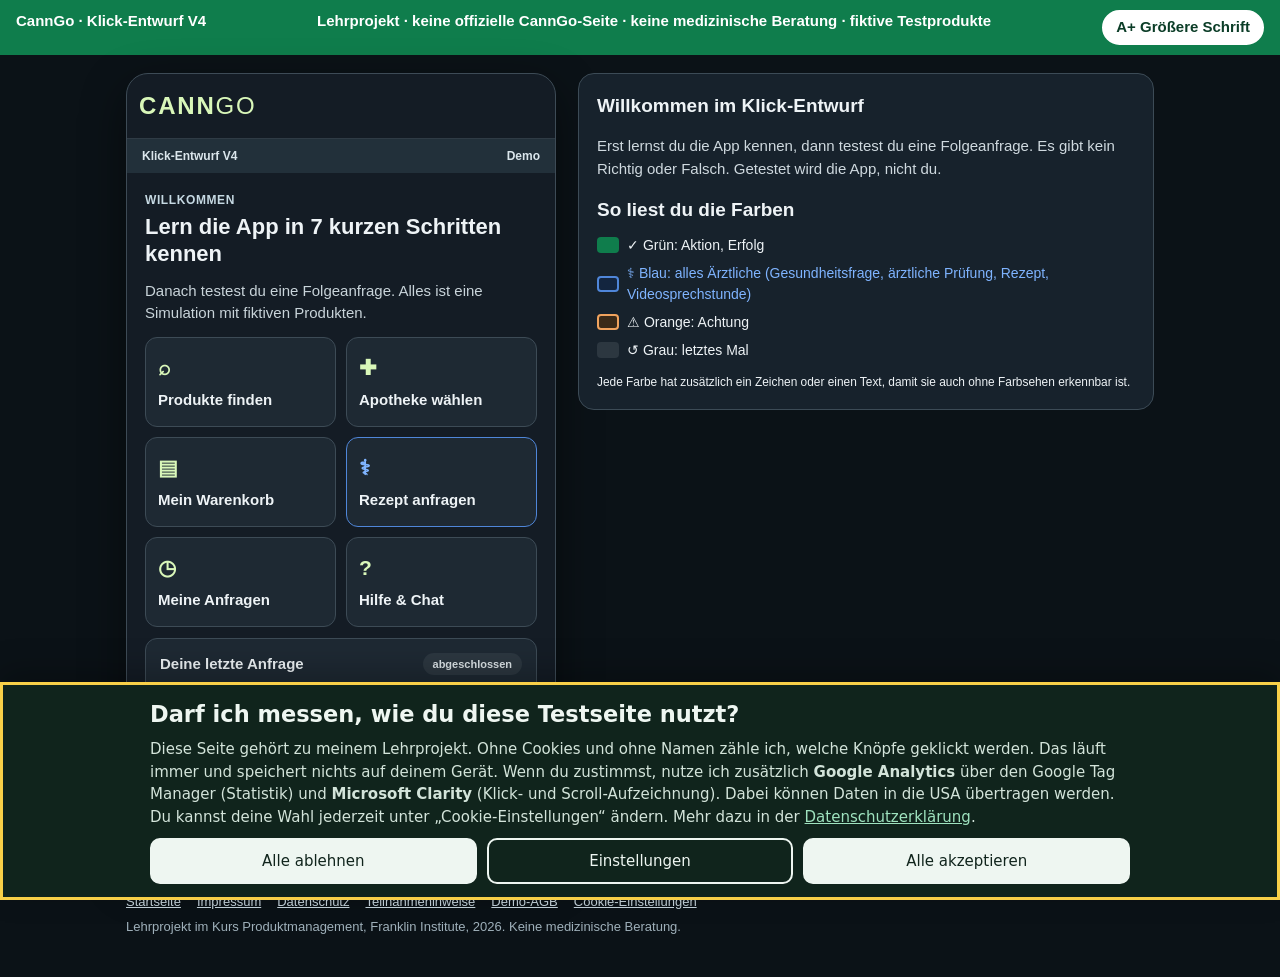
<file: app/index.html>
<!doctype html>
<html lang="de" data-seite="app" data-root="../">
<head>
<meta charset="utf-8">
<meta name="viewport" content="width=device-width,initial-scale=1">
<meta name="robots" content="noindex,nofollow">
<title>CannGo Klick-Entwurf V4</title>
<script src="../assets/messkonzept.js"></script>
<script src="../assets/track.js"></script>
<script src="../assets/consent.js"></script>
<style>
/* Farblogik V4: Grün = Aktion/Erfolg (dunkle Schrift auf hellem Grün, nie Grün auf Grün),
   Blau + ⚕ = alles Ärztliche, Orange = Achtung, Grau = Vergangenes. Kontraste ≥ 4,5:1. */
:root{
  --page:#0b1217; --phone:#141c25; --card:#1e2933; --card2:#18222b; --line:#3d4b56; --text:#eef3f6; --muted:#aab8c1;
  --act:#0f7d4c; --act-ink:#ffffff; --act-line:#3fd98f;
  --med:#7fb4ff; --med-bg:#13253f; --med-line:#4f86d9; --med-ink:#e3eeff;
  --warn:#f0a35e; --warn-bg:#3a2a18; --warn-ink:#ffe2c0;
  --past-bg:#2c3740; --past-ink:#dde4e8;
  --info-bg:#1d2b36; --info-line:#4d6475;
  color-scheme:dark;
}
*{box-sizing:border-box}
body{margin:0;background:var(--page);color:var(--text);font:15px/1.5 Arial,Helvetica,sans-serif}
button,input,select,textarea{font:inherit}button{cursor:pointer}
:focus-visible{outline:3px solid #f8d048;outline-offset:2px}
@media (prefers-reduced-motion:reduce){*{animation:none!important;transition:none!important;scroll-behavior:auto!important}}
.sr{position:absolute!important;width:1px;height:1px;overflow:hidden;clip:rect(0 0 0 0);white-space:nowrap}
.gross{font:inherit;font-weight:700;background:#fff;color:#0b3d27;border:2px solid #fff;border-radius:999px;padding:4px 12px;cursor:pointer;min-height:32px}
.gross[aria-pressed=true]{background:#0b3d27;color:#fff}
html.gross-an main.phone{zoom:1.3}
.bar{background:var(--act);color:var(--act-ink);font-weight:bold;padding:10px max(16px,env(safe-area-inset-left,0px));display:flex;justify-content:space-between;gap:10px;flex-wrap:wrap}
.wrap{max-width:1060px;margin:0 auto;padding:18px max(16px,env(safe-area-inset-left,0px)) 40px}
.layout{display:grid;grid-template-columns:minmax(0,430px) minmax(0,1fr);gap:22px;align-items:start}
.phone{background:var(--phone);border:1px solid var(--line);border-radius:22px;overflow:hidden;box-shadow:0 15px 45px #0007;min-width:0}
.head{display:grid;grid-template-columns:44px 1fr 44px;align-items:center;padding:14px 12px;border-bottom:1px solid #2f3b45}
.head .logo{text-align:center;font-size:24px;letter-spacing:1.8px;font-weight:900;color:#d9f7b9}.logo em{font-weight:300;font-style:normal}
.back{background:none;border:0;color:var(--text);font-size:26px;line-height:1;padding:4px 8px;border-radius:8px}
.back[hidden]{display:none}
.tag{background:#22303a;padding:8px 15px;color:#dbe6ec;font-weight:bold;font-size:12px;display:flex;justify-content:space-between;gap:8px}
.screen{padding:18px 18px 22px;min-height:470px}
.screen h1{font-size:22px;line-height:1.25;margin:4px 0 12px}
.screen p{color:#c9d4da;margin:0 0 12px}
.kicker{font-size:12px;color:#c6d9e3;letter-spacing:.6px;text-transform:uppercase;font-weight:700}
.kicker.med{color:var(--med)}
.card{border:1px solid var(--line);background:var(--card);border-radius:12px;padding:14px;margin:11px 0}
.row{display:flex;justify-content:space-between;align-items:center;gap:10px}
.line{border-top:1px solid #34424c;margin:11px 0}
.muted{font-size:13px;color:var(--muted)}
.fine{font-size:12.5px;color:var(--muted)}
.btn{display:block;width:100%;border:0;background:var(--act);color:var(--act-ink);border-radius:10px;font-weight:800;padding:14px 12px;margin-top:11px;text-align:center;text-decoration:none}
.btn:disabled{background:#3b4a53;color:#b7c4cb;cursor:not-allowed}
.btn.sec{background:transparent;border:2px solid #8fa2ad;color:var(--text)}
.btn.med{background:#2a66c9;color:#ffffff}
.link{background:none;border:0;color:#9fd2ff;text-decoration:underline;font-weight:700;padding:4px 0}
.pill{border-radius:99px;padding:3px 10px;font-size:11px;font-weight:800;white-space:nowrap}
.pill.new{background:var(--act);color:var(--act-ink)}
.pill.past{background:var(--past-bg);color:var(--past-ink)}
.pill.warn{background:var(--warn-bg);color:var(--warn-ink);border:1px solid var(--warn)}
.pill.med{background:var(--med-bg);color:var(--med-ink);border:1px solid var(--med-line)}
.pill.new::before{content:"✓ "}.pill.warn::before{content:"⚠ "}
.option{width:100%;border:1px solid #51616d;border-radius:12px;background:var(--card2);color:var(--text);text-align:left;padding:13px;margin:9px 0;display:flex;gap:12px;align-items:center}
.option .txt{flex:1;min-width:0}.option strong{display:block}.option small{display:block;color:var(--muted);margin-top:3px}
.option .chk{width:24px;height:24px;border-radius:50%;border:2px solid #7d8d97;flex:none;display:grid;place-items:center;font-size:14px;font-weight:900;color:transparent}
.option.med{border-color:var(--med-line)}
.option.sel{border:2px solid var(--act-line);padding:12px}
.option.sel .chk{background:var(--act);border-color:var(--act);color:var(--act-ink)}
.notice{border:1px solid var(--info-line);background:var(--info-bg);padding:11px 12px;border-radius:10px;margin:12px 0;font-size:14px}
.notice.warn{background:var(--warn-bg);border-color:var(--warn);color:var(--warn-ink)}
.medbox{border:1px solid var(--med-line);background:var(--med-bg);color:var(--med-ink);border-radius:12px;padding:12px;margin:11px 0}
.medlbl{display:inline-flex;gap:6px;align-items:center;font-size:11px;font-weight:800;letter-spacing:.5px;text-transform:uppercase;color:var(--med)}
.prod{display:flex;gap:12px;align-items:center}
.thumb{width:46px;height:48px;flex:none;background:#2b3b45;border:1px solid #4a5d69;border-radius:9px;display:grid;place-items:center;color:#d9f7b9;font-size:20px}
.tiles{display:grid;grid-template-columns:1fr 1fr;gap:10px}
.tile{background:var(--card);border:1px solid var(--line);border-radius:12px;color:var(--text);padding:14px 12px;text-align:left;font-weight:700;display:flex;flex-direction:column;gap:6px}
.tile span{font-size:21px;color:#d9f7b9}.tile.med span{color:var(--med)}.tile.med{border-color:var(--med-line)}
.tabbar[hidden]{display:none}.tabbar{display:flex;border-top:1px solid #2f3b45;background:#10171e}
.tabbar button{flex:1;background:none;border:0;color:#93a5af;padding:9px 2px 11px;font-size:11px;display:flex;flex-direction:column;align-items:center;gap:2px}
.tabbar button span{font-size:18px}.tabbar button.on{color:#ffffff;font-weight:bold;box-shadow:inset 0 3px 0 var(--act)}
.search{display:block;width:100%;font:inherit;background:var(--card2);border:1px solid #51616d;border-radius:10px;padding:11px;color:var(--text)}.search::placeholder{color:#aab8c1}.sr{position:absolute;width:1px;height:1px;overflow:hidden;clip:rect(0 0 0 0)}
.tl{list-style:none;margin:0;padding:0}.tl li{position:relative;padding:7px 0 7px 28px;color:var(--muted)}
.tl li:before{content:"";position:absolute;left:4px;top:11px;width:12px;height:12px;border-radius:50%;border:2px solid #6b7c88}
.tl li.done{color:var(--text)}.tl li.done:before{background:var(--act);border-color:var(--act)}
.tl li.now{color:var(--med);font-weight:bold}.tl li.now:before{border-color:var(--med);background:var(--med-bg)}
.check{display:flex;gap:10px;align-items:flex-start;margin:12px 0}.check input{width:22px;height:22px;flex:none;margin-top:1px;accent-color:#22c27a}
.q{margin:12px 0;border-bottom:1px solid #34424c;padding-bottom:12px}
.q>label,.q>strong{display:block;margin:0 0 7px;font-weight:700}
.scale{display:flex;gap:6px;flex-wrap:wrap}.scale label{display:flex;gap:4px;align-items:center;background:#263441;border:1px solid #4b5b66;padding:8px 11px;border-radius:8px;cursor:pointer}
.scale input{accent-color:#22c27a}
.q select,.q textarea,.q input[type=text]{width:100%;border-radius:9px;border:1px solid #617380;background:#1a2731;color:#fff;padding:10px}
.err{color:var(--warn-ink);font-size:13px;min-height:1em}
.panel{background:#17222c;border:1px solid #3c4b56;border-radius:16px;padding:18px;min-width:0}
.panel h2{margin:0 0 8px;font-size:19px}.panel p,.panel li{color:#cfd9df}
.legend{display:grid;gap:7px;margin-top:10px;font-size:14px}
.legend div{display:flex;gap:8px;align-items:center}
.sw{width:22px;height:16px;border-radius:4px;flex:none}
.dots{display:flex;gap:8px;margin:12px 0 4px}.dots span{width:11px;height:11px;border-radius:50%;background:#3d5159}.dots span.on{background:var(--act)}
textarea.json{width:100%;height:120px;font:11px/1.35 ui-monospace,Menlo,monospace;background:#101820;color:#d6e4dd;border:1px solid #445;border-radius:8px;padding:8px}
.foot{margin-top:26px;font-size:13px;color:#9fb0ba}.foot nav{display:flex;flex-wrap:wrap;gap:6px 16px;margin-bottom:6px}.foot a{color:#c6d4dc}
.sr{position:absolute;left:-9999px}
@media(max-width:820px){.layout{grid-template-columns:1fr}.panel{order:-1}}
.simnote{border:1px dashed var(--past,#8a9a92);border-radius:10px;padding:8px 12px;font-size:13px;margin:0 0 12px;opacity:.95}
</style>
</head>
<body>
<div class="bar" role="region" aria-label="Hinweis zum Lehrprojekt"><span>CannGo · Klick-Entwurf V4</span><span>Lehrprojekt · keine offizielle CannGo-Seite · keine medizinische Beratung · fiktive Testprodukte</span><button type="button" id="gross" class="gross" aria-pressed="false">A+ Größere Schrift</button></div>
<div class="wrap">
 <div class="layout">
  <p id="ansage" class="sr" aria-live="polite"></p>
  <main class="phone" aria-label="App-Simulation">
   <div class="head"><button class="back" id="back" aria-label="Zurück" hidden>‹</button><span class="logo">CANN<em>GO</em></span><span></span></div>
   <div class="tag" id="tag"></div>
   <div class="screen" id="view"></div>
   <nav class="tabbar" id="tabbar" hidden></nav>
  </main>
  <aside class="panel" id="panel"></aside>
 </div>
 <footer class="foot"><nav><a href="../index.html">Startseite</a><a href="../impressum.html">Impressum</a><a href="../datenschutz.html">Datenschutz</a><a href="../teilnahme.html">Teilnahmehinweise</a><a href="../agb-demo.html">Demo-AGB</a><a href="#" onclick="CGConsent.open();return false">Cookie-Einstellungen</a></nav>
 Lehrprojekt im Kurs Produktmanagement, Franklin Institute, 2026. Keine medizinische Beratung.</footer>
</div>
<form name="messung" data-netlify="true" netlify-honeypot="bot-field" hidden><input name="payload"><input name="bot-field"></form>

<script>
(function(){
'use strict';
var $=function(id){return document.getElementById(id)};
var esc=function(x){return String(x==null?'':x).replace(/[&<>"']/g,function(c){return{'&':'&amp;','<':'&lt;','>':'&gt;','"':'&quot;',"'":'&#39;'}[c]})};
var qs=new URLSearchParams(location.search);
var PROD={A:{id:'A',name:'Testprodukt A',sorte:'Waldmeister',qty:'10 g',gp:'6,20 € / g',av:'verfügbar'},B:{id:'B',name:'Testprodukt B',sorte:'Lindenblüte',qty:'5 g',gp:'6,75 € / g',av:'verfügbar'},C:{id:'C',name:'Testprodukt C',sorte:'Bergamotte',qty:'5 g',gp:'7,50 € / g',av:'wenig Bestand'},D:{id:'D',name:'Testprodukt D',sorte:'Salbei',qty:'10 g',gp:'5,90 € / g',av:'verfügbar'},E:{id:'E',name:'Testprodukt E',sorte:'Zeder',qty:'5 g',gp:'8,10 € / g',av:'verfügbar'},F:{id:'F',name:'Testprodukt F',sorte:'Holunder',qty:'15 g',gp:'5,40 € / g',av:'wenig Bestand'}};
var PROD_IDS=['C','E','A','F','B','D']; // bewusst gemischt: B steht nicht oben
var FEE='14,99 €';
var st={screen:'start',tourAt:0,phase:'tour',variante:(qs.get('v')||'').toLowerCase(),reihenfolge:qs.get('o')||'',code:CG.S.code,
  cart:null,pick:null,health:null,firstHealth:null,request:null,agb:false,zurueck:0,aendern:0,t0:null,err:'',hist:[],agbOpen:false,survey:null};

/* ---------- Hilfen ---------- */
var prod=function(p){return '<div class="prod"><div class="thumb">▤</div><div><strong>'+esc(p.name)+'</strong><div class="muted">'+(p.sorte?'Sorte '+esc(p.sorte)+' · ':'')+p.qty+' · '+p.gp+'</div></div></div>'};
var med=function(t){return '<span class="medlbl">⚕ '+(t||'Ärztlich')+'</span>'};
function go(screen,opts){opts=opts||{};if(!opts.noHist&&st.screen!==screen)st.hist.push(st.screen);st.screen=screen;st.err='';CG.setScreen(screen);window.scrollTo(0,0);render();sagAn()}
function sagAn(){try{var m=document.querySelector('main.phone');var h=m&&m.querySelector('h1,h2,h3');var a=document.getElementById('ansage');if(a)a.textContent=h?('Neuer Bildschirm: '+h.textContent.trim()):'';if(h){h.setAttribute('tabindex','-1');h.focus({preventScroll:true})}}catch(_){}}
function back(){if(!st.hist.length)return;st.zurueck++;CG.track('zurueck_klick',{von:st.screen});var prev=st.hist.pop();st.screen=prev;CG.setScreen(prev);render();sagAn()}
var ist=function(){return st.variante==='ist'};

/* ---------- Tour: App kennenlernen ---------- */
var TOUR=[
 {k:'Start',t:'Hallo! Was möchtest du heute erledigen?',tab:'start',body:function(){return tiles(false)},
  what:'CannGo bündelt drei Schritte: <b>Produkt aussuchen</b>, <b>ärztliche Prüfung online anfragen</b> und das Produkt über eine <b>Partner-Apotheke</b> bekommen.',day:'„Mein Rezept läuft bald aus. Ich will ohne Wartezimmer eine neue Anfrage stellen.“'},
 {k:'Produkte',t:'Produkte entdecken',tab:'produkte',body:function(){return productList(false)},
  what:'Suchen, filtern, <b>Preis pro Gramm</b> vergleichen und sehen, was <b>verfügbar</b> ist.',day:'„Ich will eine andere Sorte probieren und vorher wissen, was sie kostet.“'},
 {k:'Apotheke',t:'Apotheke wählen',tab:'produkte',body:function(){return [['Grüne Apotheke','beide Produkte vorrätig · Lieferung','passt','new'],['Stadt-Apotheke','1 von 2 vorrätig','teilweise','warn'],['Apotheke am Markt','Abholung möglich','passt','new']].map(function(a){return '<div class="card"><div class="row"><strong>'+a[0]+'</strong><span class="pill '+a[3]+'">'+a[2]+'</span></div><div class="muted" style="margin-top:6px">'+a[1]+'</div></div>'}).join('')},
  what:'Die Apotheke bestimmt, was <b>gemeinsam verfügbar</b> ist und ob geliefert oder abgeholt wird.',day:'„Ich will alles bei einer Apotheke bekommen.“'},
 {k:'Warenkorb',t:'Warenkorb / Rezeptwunsch',tab:'warenkorb',body:function(){return '<div class="card"><div class="row"><b>Ausgewählt</b><span class="pill new">Neu</span></div><div class="line"></div>'+prod(PROD.B)+'</div><p class="fine">Der Warenkorb ist ein Wunsch. Ob und was verschrieben wird, entscheidet die Ärztin oder der Arzt.</p>'},
  what:'Der Warenkorb ist dein <b>Rezeptwunsch</b>: Das möchtest du gern bekommen.',day:'„Diesmal soll es ein anderes Produkt sein.“'},
 {k:'Ärztliche Prüfung',t:'Rezept anfragen',tab:'warenkorb',med:true,body:function(){return '<div class="medbox">'+med()+'<div style="margin-top:6px">Alles mit diesem Zeichen hat mit der <b>ärztlichen Prüfung</b> zu tun.</div></div>'+[['⚕ Online-Anfrage','Fragebogen, Prüfung online',FEE],['⚕ Videosprechstunde','Gespräch per Video','je nach Praxis'],['⚕ Termin vor Ort','in einer Partnerpraxis','je nach Praxis']].map(function(o){return '<div class="option med"><span class="chk">✓</span><span class="txt"><strong>'+o[0]+'</strong><small>'+o[1]+'</small></span><span class="pill med">'+o[2]+'</span></div>'}).join('')},
  what:'Hier wählst du, <b>wie</b> du ärztlich geprüft werden willst. In dieser Demo ist alles Ärztliche <b style="color:var(--med)">blau</b> markiert.',day:'„Ich will schnell eine Folgeanfrage stellen.“'},
 {k:'Anfragen',t:'Meine Anfragen',tab:'status',body:function(){return statusCard('Anfrage vom 04.11.')},
  what:'Der Status zeigt Schritt für Schritt, <b>wo deine Anfrage steht</b> und wer als Nächstes dran ist.',day:'„Ist mein Rezept schon durch?“'},
 {k:'Hilfe',t:'Hilfe & Chat',tab:'hilfe',body:function(){return ['Was kostet eine Anfrage?','Wie lange dauert die ärztliche Prüfung?','Kann ich mein Produkt nachträglich ändern?'].map(function(q){return '<div class="card row">'+q+'<span>›</span></div>'}).join('')},
  what:'Antworten auf häufige Fragen und ein Chat, wenn du nicht weiterkommst.',day:'„Ich habe mich vertan und will mein Produkt ändern.“'}
];
function tiles(active){var t=[['produkte','⌕','Produkte finden',0],['apotheke','✚','Apotheke wählen',0],['warenkorb','▤','Mein Warenkorb',0],['anfrage','⚕','Rezept anfragen',1],['status','◷','Meine Anfragen',0],['hilfe','?','Hilfe & Chat',0]];
 return '<div class="tiles">'+t.map(function(x){return '<button class="tile'+(x[3]?' med':'')+'" '+(active?'data-act="tile-'+x[0]+'"':'data-tour="'+x[0]+'"')+'><span aria-hidden="true">'+x[1]+'</span>'+x[2]+'</button>'}).join('')+'</div>'+
 '<div class="card"><div class="row"><b>Deine letzte Anfrage</b><span class="pill past">abgeschlossen</span></div><div class="muted" style="margin-top:6px">Testprodukt A · 10 g</div></div>'}
function productCards(active){var q=(st.q||'').trim().toLowerCase();var ids=PROD_IDS.filter(function(id){var p=PROD[id];return !q||(p.name+' '+p.sorte+' '+id).toLowerCase().indexOf(q)>=0});
 if(!ids.length)return '<p class="muted">Kein Produkt gefunden. Versuch es mit einem anderen Begriff.</p>';
 return ids.map(function(id){var p=PROD[id];var inCart=st.cart===id;
 return '<div class="card"><div class="row">'+prod(p)+'<span class="pill '+(p.av==='verfügbar'?'new':'warn')+'">'+p.av+'</span></div>'+(id==='A'?'<div style="margin-top:8px"><span class="pill past">↺ Letztes Mal bestellt</span></div>':'')+(active?'<button class="btn '+(inCart?'sec':'')+'" data-act="add-'+id+'">'+(inCart?'Im Warenkorb ✓':'In den Warenkorb')+'</button>':'')+'</div>'}).join('')}
function productList(active){return (active?'<label class="sr" for="prodq">Produkt oder Sorte suchen</label><input id="prodq" class="search" type="search" placeholder="⌕ Produkt oder Sorte suchen" autocomplete="off" value="'+esc(st.q||'')+'">':'<div class="search">⌕ Produkt oder Sorte suchen</div>')+'<div id="plist">'+productCards(active)+'</div>'}
function statusCard(t){return '<div class="card"><div class="row"><b>'+t+'</b><span class="pill med">⚕ in Prüfung</span></div><div class="line"></div><ol class="tl"><li class="done">Anfrage gesendet</li><li class="now">Ärztliche Prüfung</li><li>Rezept ausgestellt</li><li>Apotheke bereitet vor</li><li>Versand oder Abholung</li></ol></div>'}

/* ---------- Bildschirme ---------- */
var scenario='<p><b>Deine Situation:</b> Du hast über CannGo schon einmal <b>Testprodukt A</b> bekommen. Gesundheitlich ist alles <b>wie vorher</b>. Diesmal möchtest du <b>Testprodukt B</b> ausprobieren.</p><p><b>Deine Aufgabe:</b> Such Produkt B, leg es in den Warenkorb und schick die Anfrage ab, so wie du es in echt tun würdest. Denk gern laut.</p>';
function view(){var s=st.screen;
 if(s==='start')return '<div class="kicker">Willkommen</div><h1>Lern die App in 7 kurzen Schritten kennen</h1><p>Danach testest du eine Folgeanfrage. Alles ist eine Simulation mit fiktiven Produkten.</p>'+tiles(false)+'<button class="btn" data-act="tour-start">Tour starten</button><button class="btn sec" data-act="tour-skip">Tour überspringen, direkt zum Test</button>';
 if(s==='tour'){var T=TOUR[st.tourAt];return '<div class="kicker'+(T.med?' med':'')+'">'+(T.med?'⚕ ':'')+T.k+' · '+(st.tourAt+1)+' von '+TOUR.length+'</div><h1>'+T.t+'</h1>'+T.body()}
 if(s==='anmeldung')return '<div class="kicker">Test · Anmeldung</div><h1>Bevor es losgeht</h1>'+
  '<div class="q"><label for="code">Dein Testcode, z. B. T21</label><input type="text" id="code" maxlength="16" value="'+esc(st.code)+'" autocomplete="off"></div>'+
  '<div class="q"><label for="var">Welche Variante sollst du testen?</label><select id="var"><option value="">Bitte wählen</option><option value="ist"'+(st.variante==='ist'?' selected':'')+'>IST (bisheriger Ablauf)</option><option value="soll"'+(st.variante==='soll'?' selected':'')+'>SOLL (neuer Ablauf)</option></select></div>'+
  '<div class="q"><label for="ord">Dein wievielter Test heute?</label><select id="ord"><option value="">Bitte wählen</option><option value="erster"'+(st.reihenfolge==='erster'?' selected':'')+'>erster</option><option value="zweiter"'+(st.reihenfolge==='zweiter'?' selected':'')+'>zweiter</option><option value="nur_einer"'+(st.reihenfolge==='nur_einer'?' selected':'')+'>ich mache nur einen</option></select></div>'+
  '<div class="check"><input type="checkbox" id="ok"><label for="ok">Ich bin mindestens 18, mache freiwillig mit und habe die <a href="../teilnahme.html" style="color:#9fd2ff">Teilnahmehinweise</a> gelesen. Ich gebe keine echten Gesundheitsdaten ein.</label></div>'+
  '<div class="err">'+esc(st.err)+'</div><button class="btn" data-act="anmelden">Weiter zur Aufgabe</button>';
 if(s==='aufgabe')return '<div class="kicker">Deine Aufgabe</div><h1>So geht es los</h1>'+scenario+'<button class="btn" data-act="test-start">Los geht’s</button>';
 if(s==='home')return '<div class="kicker">Start</div><h1>Hallo! Was möchtest du heute erledigen?</h1>'+tiles(true);
 if(s==='produkte')return '<div class="kicker">Produkte</div><h1>Produkte entdecken</h1>'+productList(true)+(st.cart?'<button class="btn" data-act="to-cart">Zum Warenkorb</button>':'');
 if(s==='nicht_test')return '<div class="kicker">Hinweis</div><h1>Das brauchst du für diese Aufgabe nicht</h1><p>Dieser Bereich ist in der Demo nicht ausgebaut. Geh zurück und such Produkt B.</p><button class="btn sec" data-act="home">Zur Startseite der App</button>';
 if(s==='warenkorb'){if(!st.cart)return '<div class="kicker">Warenkorb</div><h1>Dein Warenkorb ist leer</h1><button class="btn" data-act="tile-produkte">Produkte finden</button>';
  var p=PROD[st.cart];var fees=!ist();
  return '<div class="kicker">Warenkorb</div><h1>Warenkorb / Rezeptwunsch</h1><div class="card"><div class="row"><b>Ausgewählt</b><span class="pill new">Neu</span></div><div class="line"></div>'+prod(p)+'<div class="line"></div>'+
  '<div class="row"><span>Medikation (geschätzt)</span><b>33,75 €</b></div>'+
  (fees?'<div class="row" style="margin-top:6px;color:var(--med)"><span>⚕ Ärztliche Prüfung (Online-Anfrage)</span><b>'+FEE+'</b></div><div class="line"></div><div class="row"><b>Gesamt (geschätzt)</b><b style="font-size:19px">48,74 €</b></div>':'')+
  '</div>'+(fees?'<p class="fine">Die Medikation rechnet die Apotheke ab, die ärztliche Prüfung die Praxis.</p>':'')+'<button class="btn med" data-act="to-konto">⚕ Rezept anfragen</button>'}
 if(s==='konto')return '<div class="kicker">Anmeldung</div><h1>Möchtest du fortfahren?</h1><div class="card">Du bist angemeldet (Testkonto).</div><button class="btn" data-act="konto-ok">Ja, weiter</button>';
 /* IST */
 if(s==='ist_gesundheit')return '<div class="kicker med">⚕ Behandlungsanfrage</div><h1>Hat sich etwas an deinem Gesundheitszustand geändert?</h1>'+'<p class="simnote">Test-Hinweis: Antworte nur für die erfundene Situation aus der Aufgabe, nicht für dich selbst.</p>'+'<p class="fine">Falls sich etwas an deinem Gesundheitszustand geändert hat oder du eine andere Medikation anfragen möchtest, klicke auf „Ja, bearbeiten“.</p><button class="btn sec" data-act="ist-ja">Ja, bearbeiten</button><button class="btn" data-act="ist-nein">Nein</button>';
 if(s==='ist_bearbeiten')return '<div class="kicker">Angaben bearbeiten</div><h1>Deine bisherigen Angaben</h1><div class="card"><span class="muted">Bisherige Verordnung</span><div class="line"></div>'+prod(PROD.A)+'</div><div class="card"><span class="muted">Im Warenkorb</span><div class="line"></div>'+prod(PROD[st.cart])+'</div><button class="btn" data-act="ist-take">Warenkorb übernehmen</button><button class="btn sec" data-act="ist-keep">Angaben unverändert lassen</button>';
 if(s==='ist_anfrageart')return '<div class="kicker med">⚕ Behandlungsanfrage</div><h1>Anfrageart</h1><div class="option sel"><span class="chk">✓</span><span class="txt"><strong>Online-Anfrage</strong><small>Ärztliche Prüfung</small></span><span class="pill med">'+FEE+'</span></div>'+agbBox()+'<button class="btn" data-act="senden" '+(st.agb?'':'disabled')+'>Weiter zur Zahlung (Demo)</button>';
 /* SOLL */
 if(s==='soll_produkt')return '<div class="kicker">Schritt 1 von 3 · Produkt</div><h1>Welches Produkt möchtest du diesmal anfragen?</h1>'+
  opt('pick-new',st.pick==='new',PROD[st.cart].name,'Aus deinem Warenkorb · '+PROD[st.cart].qty,'<span class="pill new">Neu</span>')+
  (st.cart!=='A'?opt('pick-old',st.pick==='old',PROD.A.name,'Wie bei deiner letzten Anfrage · 10 g','<span class="pill past">Letztes Mal</span>'):'')+
  '<div class="notice">Du möchtest nur das Produkt wechseln? Das ist <b>keine</b> Änderung deines Gesundheitszustands. Danach fragen wir dich gleich getrennt.</div><button class="btn" data-act="pick-next" '+(st.pick?'':'disabled')+'>Weiter</button>';
 if(s==='soll_gesundheit')return '<div class="kicker med">⚕ Schritt 2 von 3 · Deine Gesundheit</div><h1>Hat sich deine Gesundheit seit der letzten Anfrage verändert?</h1>'+'<p class="simnote">Test-Hinweis: Antworte nur für die erfundene Situation aus der Aufgabe, nicht für dich selbst.</p>'+
  '<div class="medbox">'+med('Warum wir fragen')+'<div style="margin-top:6px">Die Ärztin oder der Arzt prüft deine Anfrage und muss wissen, ob sich gesundheitlich etwas geändert hat, z. B. neue Beschwerden, eine neue Diagnose oder Nebenwirkungen. Dein Produktwunsch gehört nicht dazu.</div></div>'+
  opt('h-no',st.health==='nein','Nein, alles wie bisher','','')+opt('h-yes',st.health==='ja','Ja, es gibt etwas Neues','','')+
  (st.health==='ja'?'<div class="notice">In der echten App würdest du das jetzt kurz beschreiben. Im Test bitte nichts eintragen.</div>':'')+
  '<button class="btn" data-act="h-next" '+(st.health?'':'disabled')+'>Weiter zur Übersicht</button>';
 if(s==='soll_uebersicht'){var r=PROD[st.request],diff=st.request!==st.cart;
  return '<div class="kicker">Schritt 3 von 3 · Prüfen</div><h1>Deine Anfrage auf einen Blick</h1>'+
  '<div class="card"><b>Vergleich vor dem Absenden</b><div class="line"></div><div class="row" style="gap:10px;align-items:stretch"><div style="flex:1"><span class="pill past">↺ Letztes Mal</span><div style="margin-top:6px">'+PROD.A.name+'</div></div><div style="align-self:center;font-weight:800">→</div><div style="flex:1"><span class="pill new">Diesmal</span><div style="margin-top:6px"><b>'+r.name+'</b></div></div></div>'+(st.request==='A'?'<div class="fine">Du fragst dasselbe Produkt wie beim letzten Mal an.</div>':'<div class="fine">Du wechselst das Produkt. Das ist keine Gesundheitsänderung.</div>')+'</div>'+
  '<div class="card"><div class="row"><b>Angefragtes Produkt</b><button class="link" data-act="edit-prod">Produkt ändern</button></div><div class="line"></div>'+prod(r)+'</div>'+
  (diff?'<div class="notice warn">Achtung: Das ist <b>nicht</b> das Produkt aus deinem Warenkorb ('+PROD[st.cart].name+').</div>':'')+
  '<div class="medbox"><div class="row">'+med('Gesundheit')+'<button class="link" data-act="edit-health">Gesundheit ändern</button></div><div style="margin-top:6px">'+(st.health==='ja'?'Es gibt etwas Neues':'Unverändert seit der letzten Anfrage')+'</div></div>'+
  '<div class="medbox"><div class="row">'+med('Ärztliche Prüfung')+'<b>'+FEE+'</b></div><div style="margin-top:6px">Online-Anfrage. Ob und was verschrieben wird, entscheidet die Ärztin oder der Arzt.</div></div>'+
  agbBox()+'<button class="btn" data-act="senden" '+(st.agb?'':'disabled')+'>Anfrage absenden (Demo)</button>'}
 if(s==='bestaetigung')return '<div class="kicker">Geschafft</div><h1>Deine Anfrage ist unterwegs</h1>'+statusCard('Anfrage vom 04.11.')+'<p class="fine">Demo: Es wurde nichts wirklich gesendet und nichts bezahlt.</p><button class="btn" data-act="to-survey">Weiter zur kurzen Bewertung</button>';
 if(s==='bewertung')return '<div class="kicker">Deine Einschätzung · 1 Minute</div><h1>Wie verständlich war das für dich?</h1>'+
  radio('rating_health','1. Wie klar war die Frage zum Gesundheitszustand?')+radio('rating_medication','2. Wie klar war, wie du einen Produktwechsel anfragen kannst?')+radio('rating_overview','3. Wie klar war, welches Produkt zur ärztlichen Prüfung ging?')+
  '<div class="q"><label for="belief">Welches Produkt ist deiner Meinung nach in der Anfrage angekommen?</label><select id="belief"><option value="">Bitte wählen</option><option value="A">Testprodukt A</option><option value="B">Testprodukt B</option><option value="unsicher">Ich bin mir nicht sicher</option></select></div>'+
  '<div class="q"><label for="conf">Wie sicher hast du dich gefühlt?</label><select id="conf"><option value="">Bitte wählen</option><option>1</option><option>2</option><option>3</option><option>4</option><option>5</option></select></div>'+
  '<div class="q"><label for="nps">Wie wahrscheinlich ist es, dass du diesen Ablauf einer Freundin oder einem Freund empfiehlst? (0 = gar nicht, 10 = sehr wahrscheinlich)</label><select id="nps"><option value="">Bitte wählen</option>'+[0,1,2,3,4,5,6,7,8,9,10].map(function(n){return '<option>'+n+'</option>'}).join('')+'</select></div>'+
  '<div class="q"><label for="cmt">Was war unklar, was würdest du ändern? (freiwillig, bitte keine Gesundheitsdaten)</label><textarea id="cmt" rows="3"></textarea></div>'+
  '<div class="err">'+esc(st.err)+'</div><button class="btn" data-act="survey-send">Bewertung abschicken</button>';
 if(s==='ende'){var other=ist()?'soll':'ist';
  return '<div class="kicker">Danke!</div><h1>Test abgeschlossen</h1><p>Deine Klicks wurden '+(CG.online()?'automatisch übermittelt':'hier lokal gesammelt (Vorschau)')+'. Zur Sicherheit kannst du sie kopieren und in den Chat einfügen.</p>'+
  '<button class="btn sec" data-act="copy">Ergebnis kopieren</button><div class="fine" id="copied"></div><textarea class="json" id="json" readonly>'+esc(JSON.stringify(resultJSON(),null,1))+'</textarea>'+
  '<div class="card" style="margin-top:12px"><b>Lust auf mehr?</b><p class="fine" style="margin:6px 0 8px">Lass dich als Testperson vormerken – ich melde mich, wenn es die nächste Version zu testen gibt.</p><a class="btn" data-act="vormerken" href="'+CG.link('../index.html',{quelle:'nach_test'})+'#vform">Als Testperson vormerken</a></div>'+
  '<a class="btn sec" href="'+CG.link('./',{v:other,o:'zweiter',quelle:'zweiter_test'})+'">Jetzt '+other.toUpperCase()+' testen</a><button class="btn sec" data-act="teilen">Test mit anderen teilen (Link kopieren)</button><div class="fine" id="geteilt"></div><a class="btn sec" href="'+CG.link('../index.html',{quelle:'nach_test'})+'">Zur Startseite</a>'}
 return '';
}
function opt(act,sel,title,sub,right){return '<button class="option'+(sel?' sel':'')+'" data-act="'+act+'" aria-pressed="'+sel+'"><span class="chk">✓</span><span class="txt"><strong>'+title+'</strong>'+(sub?'<small>'+sub+'</small>':'')+'</span>'+right+'</button>'}
function agbBox(){return '<div class="check"><input type="checkbox" id="agb" '+(st.agb?'checked':'')+'><label for="agb">Ich akzeptiere die <a href="../agb-demo.html" target="_self" data-act="agb-open" style="color:#9fd2ff">AGB</a> und die <a href="../datenschutz.html" style="color:#9fd2ff">Datenschutzerklärung</a>. <span class="pill med">Demo</span></label></div>'}
function radio(k,l){return '<div class="q"><strong>'+l+'</strong><div class="scale">'+[1,2,3,4,5].map(function(n){return '<label><input type="radio" name="'+k+'" value="'+n+'">'+n+'</label>'}).join('')+'</div><div class="fine">1 = gar nicht verständlich, 5 = sehr verständlich</div></div>'}
function resultJSON(){var s=st.survey||{};return {participant_id:st.code,mode:st.variante.toUpperCase(),sequence_order:st.reihenfolge,first_health:st.firstHealth,health_path:st.health,product_cart:st.cart,product_request:st.request,task_success:st.request==='B'?'1':'0',believed_product:s.geglaubt||'',backtracks:st.zurueck,aendern:st.aendern,time_seconds:st.sek||null,rating_health:s.r1,rating_medication:s.r2,rating_overview:s.r3,nps:s.nps,task_confidence:s.sicherheit,comment:s.kommentar||'',test_version:MESSKONZEPT.version,clicks:CG.S.events.filter(function(e){return e.e==='klick'}).map(function(e,i){return {nr:i+1,sek:e.t,bildschirm:e.bildschirm,klick:e.label}}),
 tour:CG.S.events.filter(function(e){return /^tour_/.test(e.e)}).map(function(e){return {sek:e.t,ereignis:e.e,schritt:e.nr||null,name:e.name||''}}),
 bildschirm_zeiten:(function(){var z={};CG.S.events.filter(function(e){return e.e==='bildschirm_dauer'}).forEach(function(e){z[e.name]=+((z[e.name]||0)+e.sek_auf).toFixed(1)});return z})(),
 produkt_suchen:CG.S.events.filter(function(e){return e.e==='produkt_suche'}).map(function(e){return e.suchbegriff}),
 warenkorb_verlauf:CG.S.events.filter(function(e){return e.e==='produkt_in_warenkorb'}).map(function(e){return e.produkt})}}

/* ---------- Seitenpanel ---------- */
var LEGEND='<div class="legend"><div><span class="sw" style="background:var(--act)"></span>✓ Grün: Aktion, Erfolg</div><div><span class="sw" style="background:var(--med-bg);border:2px solid var(--med-line)"></span><span style="color:var(--med)">⚕ Blau: alles Ärztliche (Gesundheitsfrage, ärztliche Prüfung, Rezept, Videosprechstunde)</span></div><div><span class="sw" style="background:var(--warn-bg);border:2px solid var(--warn)"></span>⚠ Orange: Achtung</div><div><span class="sw" style="background:var(--past-bg)"></span>↺ Grau: letztes Mal</div><div style="margin-top:6px;font-size:.85em">Jede Farbe hat zusätzlich ein Zeichen oder einen Text, damit sie auch ohne Farbsehen erkennbar ist.</div></div>';
function panel(){var s=st.screen;
 if(s==='start')return '<h2>Willkommen im Klick-Entwurf</h2><p>Erst lernst du die App kennen, dann testest du eine Folgeanfrage. Es gibt kein Richtig oder Falsch. Getestet wird die App, nicht du.</p><h2 style="margin-top:16px">So liest du die Farben</h2>'+LEGEND;
 if(s==='tour'){var T=TOUR[st.tourAt];return '<div class="kicker'+(T.med?' med':'')+'">Funktion '+(st.tourAt+1)+' von '+TOUR.length+'</div><h2 style="margin-top:6px">'+T.t+'</h2><p><b>Wofür ist das?</b><br>'+T.what+'</p><div class="notice"><b>Im Alltag:</b><br>'+T.day+'</div><div class="dots">'+TOUR.map(function(_,i){return '<span class="'+(i===st.tourAt?'on':'')+'"></span>'}).join('')+'</div>'+
  '<div style="display:grid;grid-template-columns:1fr 1fr;gap:10px"><button class="btn sec" data-act="tour-prev" '+(st.tourAt?'':'disabled')+'>← Zurück</button><button class="btn" data-act="tour-next">'+(st.tourAt===TOUR.length-1?'Zum Test →':'Weiter →')+'</button></div>'}
 if(s==='anmeldung')return '<h2>Kurz vorab</h2><p>Der Test dauert etwa 5 Minuten. Deine Moderatorin oder dein Moderator sagt dir Code und Variante.</p>'+LEGEND;
 if(['bewertung','ende'].indexOf(s)>=0)return '<h2>Deine Einschätzung</h2><p>Bitte bewerte nur, wie verständlich die App war, nicht die Produkte.</p>'+scenario;
 return '<h2>Dein Szenario</h2>'+scenario+'<p class="fine">Variante: '+(st.variante||'–').toUpperCase()+' · Code: '+esc(st.code||'–')+'</p>'+LEGEND;
}

/* ---------- Rendern + Aktionen ---------- */
var TABS=[['home','⌂','Start'],['produkte','⌕','Produkte'],['warenkorb','▤','Warenkorb'],['status','◷','Anfragen'],['hilfe','?','Hilfe']];
function render(){
 var testing=['home','produkte','warenkorb','konto','ist_gesundheit','ist_bearbeiten','ist_anfrageart','soll_produkt','soll_gesundheit','soll_uebersicht','nicht_test'].indexOf(st.screen)>=0;
 var touring=st.screen==='tour';
 $('view').innerHTML=view();$('panel').innerHTML=panel();
 $('tag').innerHTML=touring?'<span>App kennenlernen</span><span>Tour</span>':testing?'<span>Test · '+(st.variante||'').toUpperCase()+'</span><span>'+esc(st.code||'')+'</span>':'<span>Klick-Entwurf V4</span><span>Demo</span>';
 $('back').hidden=!(testing&&st.hist.length&&st.screen!=='home');
 var tb=$('tabbar');var showTabs=touring||['home','produkte','warenkorb','nicht_test'].indexOf(st.screen)>=0;tb.hidden=!showTabs;
 if(showTabs){var cur=touring?(TOUR[st.tourAt].tab==='start'?'home':TOUR[st.tourAt].tab):st.screen;tb.innerHTML=TABS.map(function(t){return '<button data-act="'+(touring?'tourtab-':'tab-')+t[0]+'" class="'+(t[0]===cur?'on':'')+'"><span>'+t[1]+'</span>'+t[2]+'</button>'}).join('')}
 var q=$('prodq');if(q){q.oninput=function(){st.q=q.value;$('plist').innerHTML=productCards(true)};q.onchange=function(){var v=q.value.trim().slice(0,20);if(v&&v!==st.lastQ){st.lastQ=v;CG.track('produkt_suche',{suchbegriff:v,treffer:$('plist').querySelectorAll('.card').length})}}}
 var a=$('agb');if(a)a.onchange=function(){st.agb=a.checked;CG.track(a.checked?'agb_akzeptiert':'agb_abgewaehlt');render()};
}
function act(id,el){
 // Tour
 if(id==='tour-start'){CG.track('tour_start');st.tourAt=0;go('tour');CG.setScreen('tour_1_'+TOUR[0].k);CG.track('tour_schritt',{nr:1,name:TOUR[0].k});return}
 if(id==='tour-skip'){CG.track('tour_uebersprungen',{bei:0});go('anmeldung');return}
 if(id==='tour-next'){if(st.tourAt<TOUR.length-1){st.tourAt++;CG.setScreen('tour_'+(st.tourAt+1)+'_'+TOUR[st.tourAt].k);CG.track('tour_schritt',{nr:st.tourAt+1,name:TOUR[st.tourAt].k});render();sagAn()}else{CG.track('tour_ende');go('anmeldung')}return}
 if(id==='tour-prev'){if(st.tourAt>0){st.tourAt--;render()}return}
 if(id.indexOf('tourtab-')===0||id.indexOf('tour-')===0)return;
 // Anmeldung
 if(id==='anmelden'){var c=($('code').value||'').trim().toUpperCase(),v=$('var').value,o=$('ord').value;
  if(!/^[A-Z0-9_-]{2,16}$/.test(c)){st.err='Bitte einen Code mit 2 bis 16 Zeichen eingeben, z. B. T21.';st.code=c;return render()}
  if(!v||!o||!$('ok').checked){st.err='Bitte Variante und Reihenfolge wählen und die Teilnahme bestätigen.';st.code=c;st.variante=v;st.reihenfolge=o;return render()}
  st.code=c;st.variante=v;st.reihenfolge=o;CG.setUser(c);CG.setVariante(v,o);CG.track('test_anmeldung',{variante:v,reihenfolge:o});go('aufgabe');return}
 if(id==='test-start'){CG.flush();st.t0=CG.sek();st.hist=[];CG.track('test_start',{variante:st.variante,reihenfolge:st.reihenfolge});go('home',{noHist:true});return}
 // App-Navigation im Test
 if(id==='tile-produkte'||id==='tab-produkte'){CG.track('produkte_ansicht');go('produkte');return}
 if(id==='tile-warenkorb'||id==='tab-warenkorb'){if(st.cart)CG.track('warenkorb_ansicht',{variante:st.variante});go('warenkorb');return}
 if(id==='tab-home'||id==='home'){go('home');return}
 if(/^(tile|tab)-/.test(id)){CG.track('nebenbereich',{name:id});go('nicht_test');return}
 if(id.indexOf('add-')===0){st.cart=id.slice(4);CG.track('produkt_in_warenkorb',{produkt:st.cart});render();return}
 if(id==='to-cart'){CG.track('warenkorb_ansicht',{variante:st.variante});go('warenkorb');return}
 if(id==='to-konto'){go('konto');return}
 if(id==='konto-ok'){go(ist()?'ist_gesundheit':'soll_produkt');return}
 // IST
 if(id==='ist-ja'||id==='ist-nein'){var w=id==='ist-ja'?'ja':'nein';CG.track('gesundheit_antwort',{wert:w,erste:st.firstHealth===null,variante:'ist'});if(st.firstHealth===null)st.firstHealth=w;st.health=w;
  if(w==='nein'){st.request='A';go('ist_anfrageart')}else go('ist_bearbeiten');return}
 if(id==='ist-take'){st.request=st.cart;CG.track('produkt_wahl',{produkt:st.cart,variante:'ist'});go('ist_anfrageart');return}
 if(id==='ist-keep'){st.request='A';CG.track('produkt_wahl',{produkt:'A',variante:'ist'});go('ist_anfrageart');return}
 // SOLL
 if(id==='pick-new'||id==='pick-old'){st.pick=id==='pick-new'?'new':'old';CG.track('produkt_wahl',{produkt:st.pick==='new'?st.cart:'A',variante:'soll'});render();return}
 if(id==='pick-next'){st.request=st.pick==='new'?st.cart:'A';go(st.health?'soll_uebersicht':'soll_gesundheit');return}
 if(id==='h-no'||id==='h-yes'){var hw=id==='h-no'?'nein':'ja';CG.track('gesundheit_antwort',{wert:hw,erste:st.firstHealth===null,variante:'soll'});if(st.firstHealth===null)st.firstHealth=hw;st.health=hw;render();return}
 if(id==='h-next'){CG.track('vergleich_gesehen',{alt:'A',neu:st.request,variante:'soll'});go('soll_uebersicht');return}
 if(id==='edit-prod'){st.aendern++;CG.track('produkt_aendern',{variante:'soll'});go('soll_produkt');return}
 if(id==='edit-health'){st.aendern++;CG.track('gesundheit_aendern',{variante:'soll'});go('soll_gesundheit');return}
 // Absenden
 if(id==='senden'){if(!st.agb)return;st.sek=+(CG.sek()-st.t0).toFixed(1);
  CG.track('anfrage_gesendet',{produkt:st.request,variante:st.variante,warenkorb:st.cart});
  CG.track('test_ende',{zurueck:st.zurueck,aendern:st.aendern,sek:st.sek,variante:st.variante});st.hist=[];go('bestaetigung',{noHist:true});return}
 if(id==='to-survey'){go('bewertung',{noHist:true});return}
 if(id==='teilen'){var u=new URL('../index.html',location.href);u.search='?quelle=empfehlung';var o3=$('geteilt');CG.track('teilen_klick',{ort:'test_ende',variante:st.variante});CG.flush();
  try{navigator.clipboard.writeText(u.href).then(function(){o3.textContent='Link kopiert. Danke fürs Weitersagen!'},function(){o3.textContent=u.href})}catch(_){o3.textContent=u.href}return}
 if(id==='survey-send'){var r=[];for(var i=0,k=['rating_health','rating_medication','rating_overview'];i<3;i++){var x=document.querySelector('input[name="'+k[i]+'"]:checked');if(!x){st.err='Bitte alle drei Fragen bewerten.';return render()}r.push(+x.value)}
  var g=$('belief').value,cf=$('conf').value,np=$('nps').value;if(!g||!cf||np===''){st.err='Bitte noch angeben, welches Produkt du vermutest, wie sicher du warst und ob du es empfehlen würdest.';return render()}
  np=+np;var npk=np>=9?'promoter':np>=7?'passiv':'kritiker';CG.track('nps_antwort',{wert:np,kategorie:npk,variante:st.variante});
  st.survey={r1:r[0],r2:r[1],r3:r[2],geglaubt:g,sicherheit:+cf,nps:np,kommentar:($('cmt').value||'').slice(0,600)};
  CG.track('bewertung_gesendet',{r1:r[0],r2:r[1],r3:r[2],durchschnitt:+((r[0]+r[1]+r[2])/3).toFixed(2),geglaubt:g,sicherheit:+cf,richtig_erkannt:g===st.request,nps:np,variante:st.variante,kommentar:st.survey.kommentar});
  go('ende',{noHist:true});CG.flush();return}
 if(id==='copy'){var t=$('json').value,o2=$('copied');try{navigator.clipboard.writeText(t).then(function(){o2.textContent='Kopiert.'},function(){$('json').select();o2.textContent='Text ist markiert: Strg/Cmd + C.'})}catch(e){$('json').select();o2.textContent='Text ist markiert: Strg/Cmd + C.'}return}
}
document.addEventListener('click',function(e){
 var b=e.target.closest('[data-act],[data-tour],button,a');if(!b)return;
 if(b.closest('.phone')||b.closest('.panel')){var lbl=(b.innerText||b.getAttribute('aria-label')||'').trim().replace(/\s+/g,' ').slice(0,60);if(lbl)CG.track('klick',{label:lbl})}
 if(b.id==='back'){back();return}
 if(b.dataset.tour)return; // Kacheln in der Tour sind nur Anschauung
 var id=b.dataset.act;if(!id)return;
 if(id==='agb-open'){CG.track('agb_geoeffnet');return}
 if(id==='vormerken'){CG.track('vormerken_nach_test',{variante:st.variante});CG.flush();return} // Link führt zum Vormerk-Formular auf der Startseite
 e.preventDefault();act(id,b);
});
CG.track('app_aufruf',{quelle:CG.S.quelle});
if(qs.get('v')&&CG.S.code&&qs.get('o')){st.screen='anmeldung'}
CG.setScreen(st.screen);render();
})();
</script>
<script>
(function(){var b=document.getElementById('gross');if(!b)return;
 function set(on,track){document.documentElement.classList.toggle('gross-an',on);b.setAttribute('aria-pressed',on?'true':'false');b.textContent=on?'A− Normale Schrift':'A+ Größere Schrift';
  try{sessionStorage.setItem('cg_gross',on?'1':'0')}catch(_){}
  if(track&&window.CG)CG.track('app_einstellung',{wert:on?'grosse_schrift_an':'grosse_schrift_aus'});}
 var on=false;try{on=sessionStorage.getItem('cg_gross')==='1'}catch(_){}
 set(on,false);b.addEventListener('click',function(){set(b.getAttribute('aria-pressed')!=='true',true)});})();
</script>
</body>
</html>
</file>
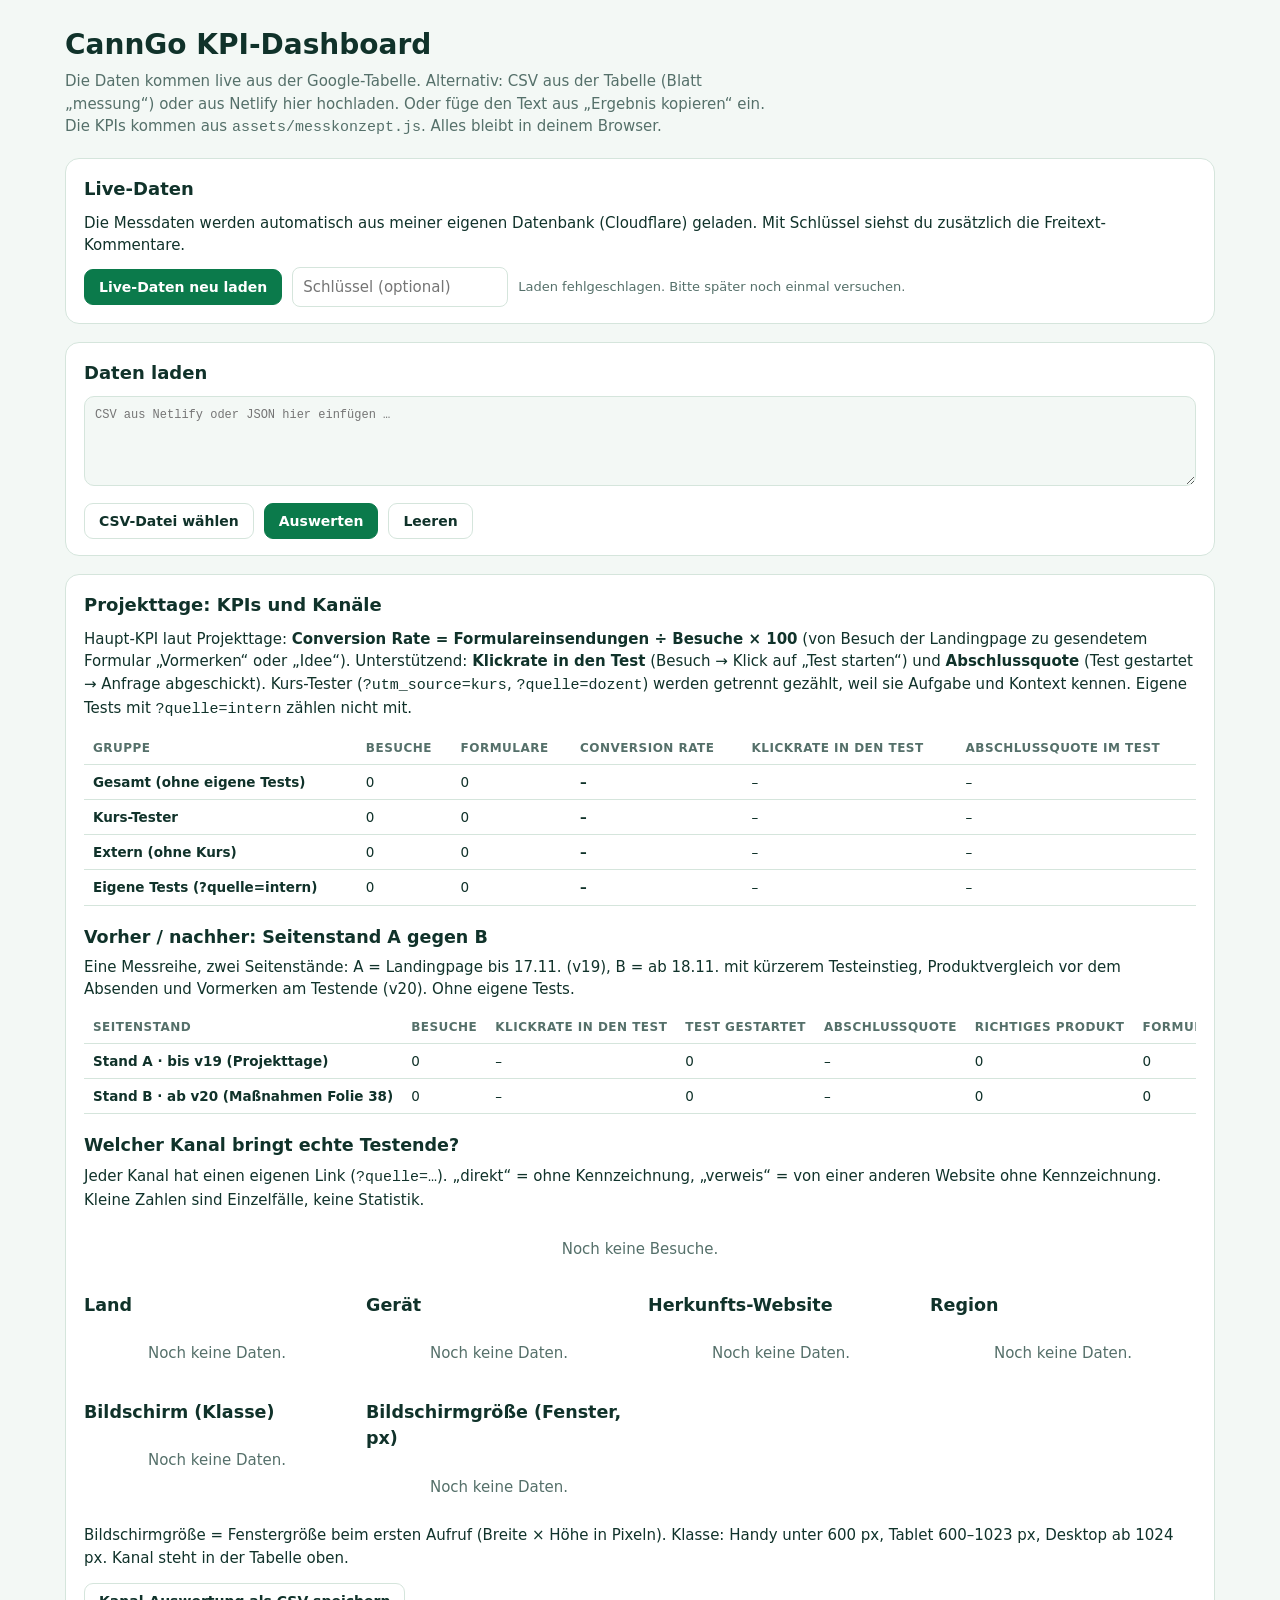
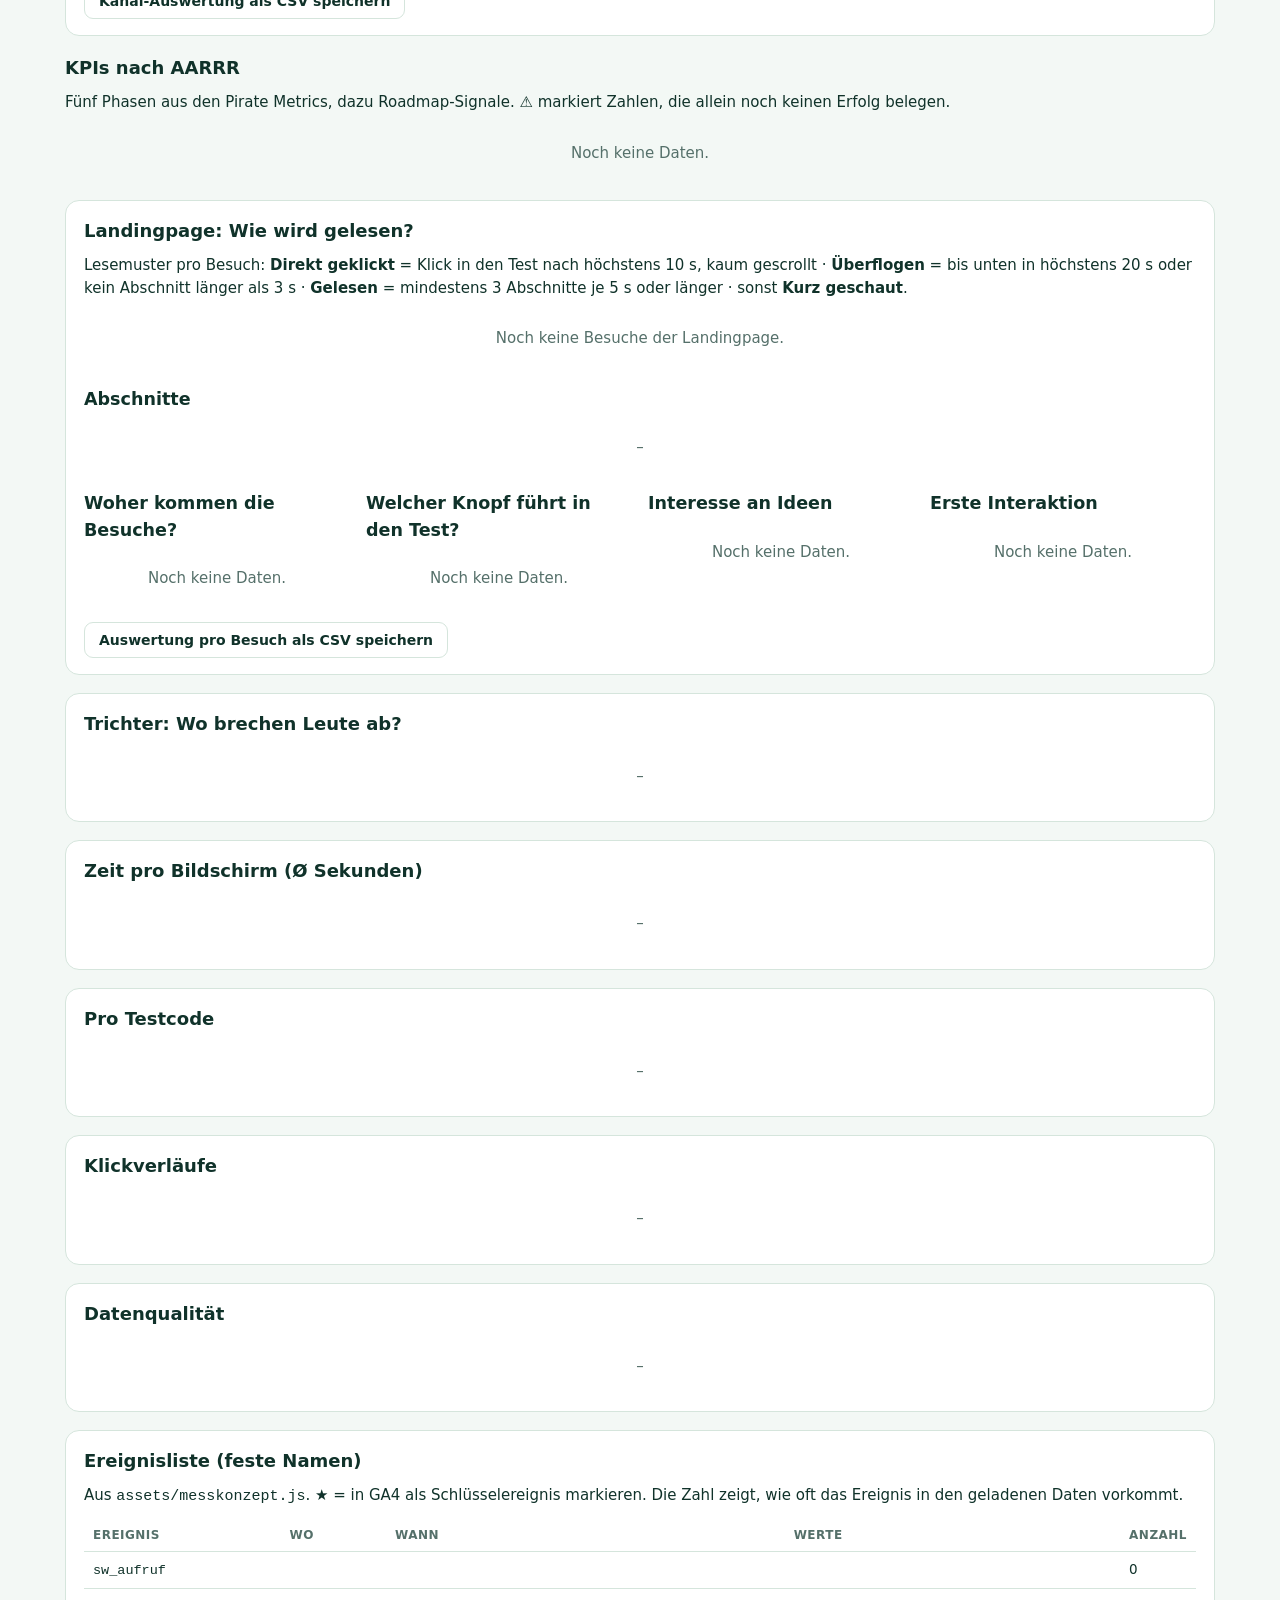
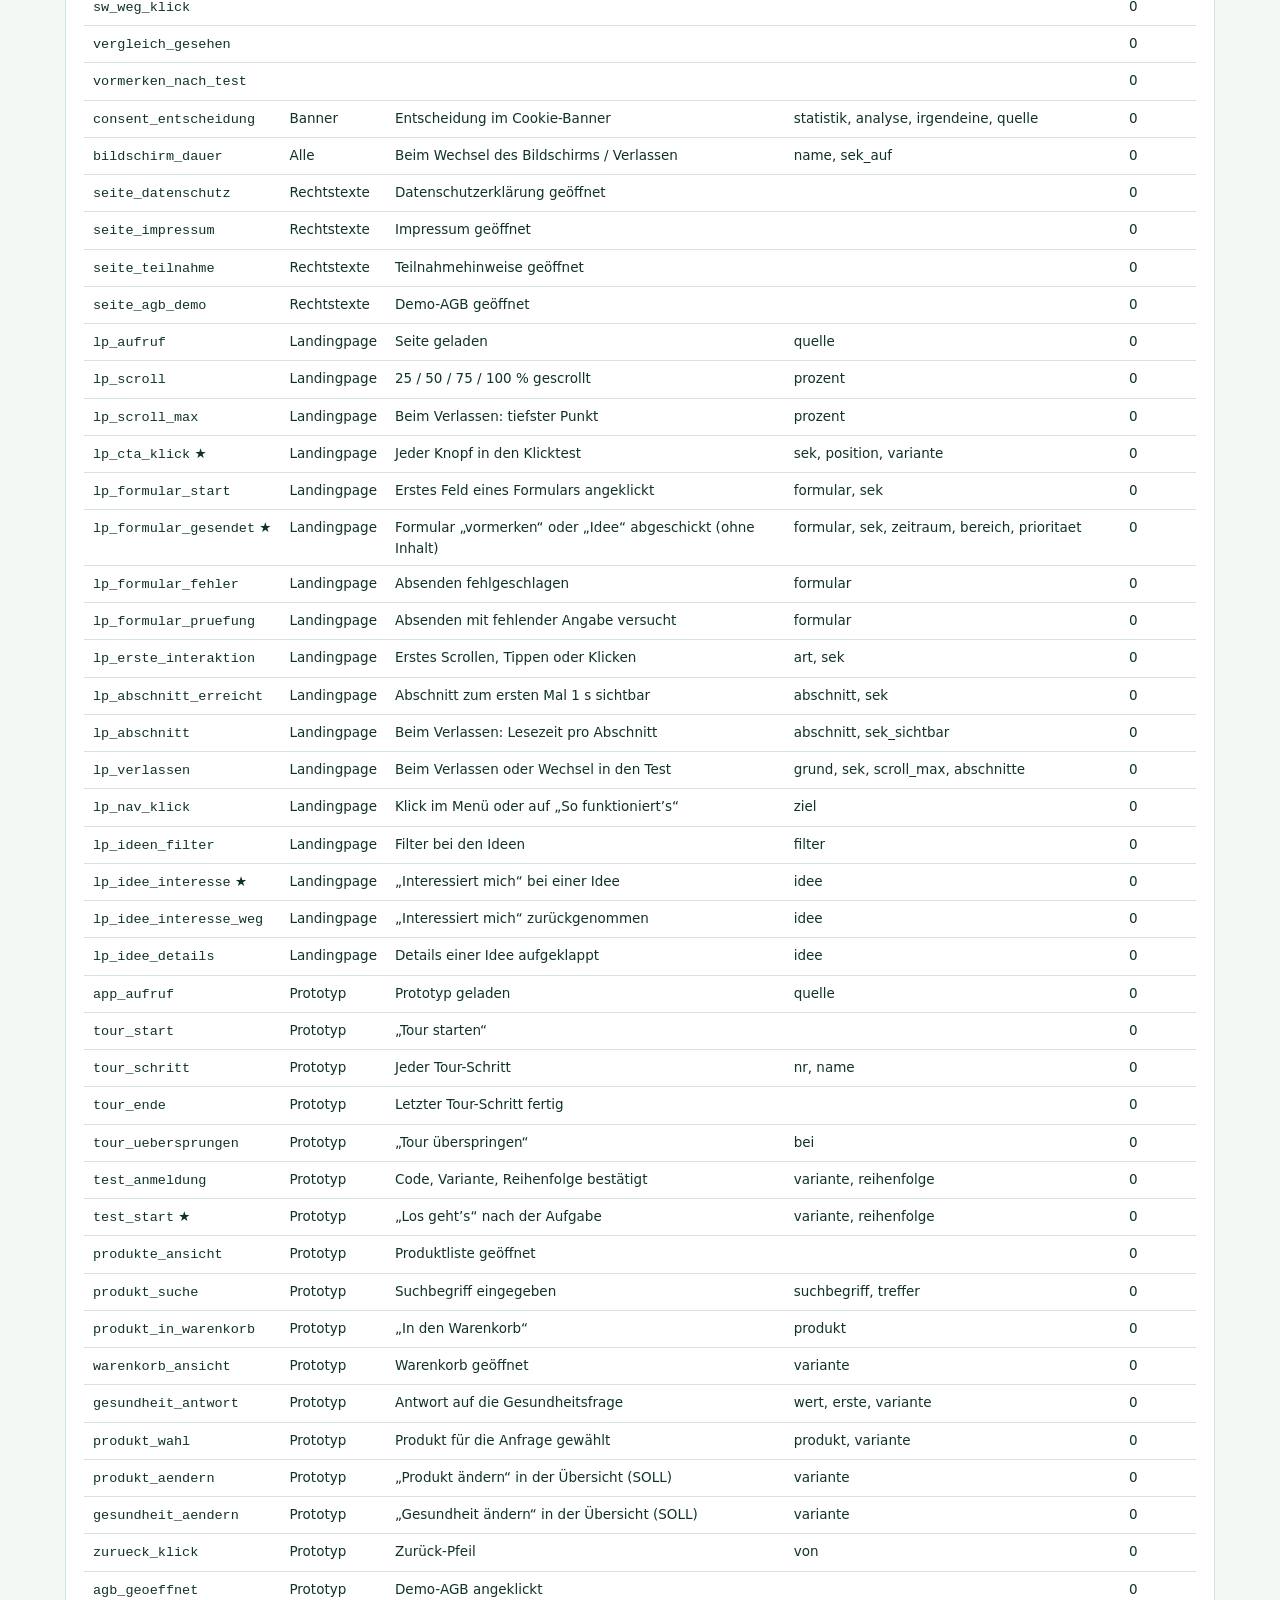
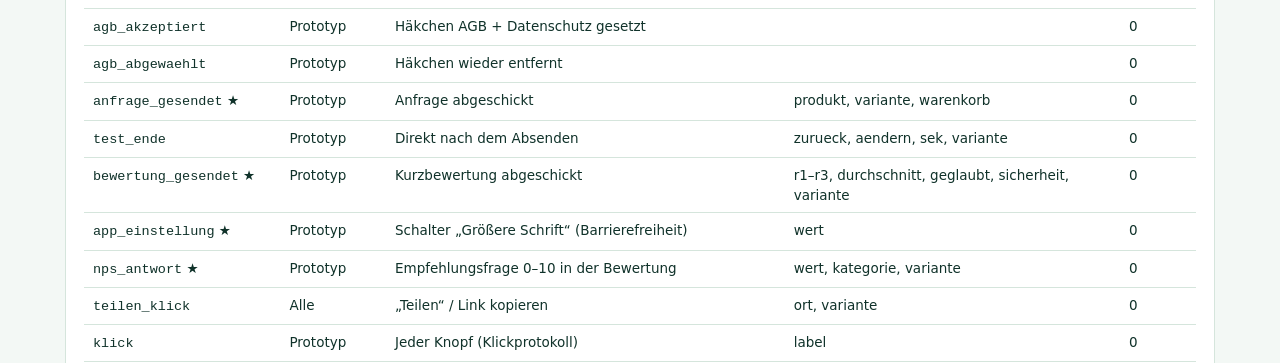
<file: auswertung/index.html>
<!doctype html>
<html lang="de">
<head>
<meta charset="utf-8">
<meta name="viewport" content="width=device-width,initial-scale=1">
<meta name="robots" content="noindex">
<title>CannGo KPI-Dashboard</title>
<script src="../assets/messkonzept.js"></script>
<style>
:root{--bg:#f3f8f5;--card:#fff;--ink:#10322a;--muted:#55706a;--line:#d5e5dc;--ok:#0b7a4b;--okbg:#e2f5ea;--bad:#a8481f;--badbg:#fdebe1;--ist:#6b7c86;--soll:#0b7a4b;--med:#2457b8;color-scheme:light}
@media (prefers-color-scheme:dark){:root{--bg:#0e1714;--card:#17231e;--ink:#e3f2ea;--muted:#9bb5a8;--line:#2c3e36;--ok:#4fd896;--okbg:#173a29;--bad:#f0a07e;--badbg:#3a2418;--ist:#a8b6be;--soll:#4fd896;--med:#8dbbff;color-scheme:dark}}
*{box-sizing:border-box}
body{margin:0;background:var(--bg);color:var(--ink);font:15px/1.5 system-ui,-apple-system,"Segoe UI",sans-serif;padding:24px max(16px,env(safe-area-inset-left,0px)) 60px}
main{max-width:1150px;margin:0 auto;display:flex;flex-direction:column;gap:18px}
h1{font-size:28px;margin:0}h2{font-size:18px;margin:0 0 10px}
.sub{color:var(--muted);margin:4px 0 0;max-width:75ch}
.card{background:var(--card);border:1px solid var(--line);border-radius:14px;padding:16px 18px;min-width:0}
textarea{width:100%;min-height:90px;font:12px/1.4 ui-monospace,Menlo,monospace;border:1px solid var(--line);border-radius:10px;padding:10px;background:var(--bg);color:var(--ink)}
.btns{display:flex;gap:10px;flex-wrap:wrap;margin-top:10px;align-items:center}
button,label.file{font:600 14px system-ui,sans-serif;border-radius:9px;padding:9px 14px;border:1px solid var(--line);background:var(--card);color:var(--ink);cursor:pointer}
button.pri{background:var(--ok);border-color:var(--ok);color:var(--card)}
.msg{font-size:13px;color:var(--muted)}
.kpis{display:grid;grid-template-columns:repeat(auto-fill,minmax(250px,1fr));gap:12px}
.kpi{background:var(--card);border:1px solid var(--line);border-radius:14px;padding:14px;border-left:6px solid var(--line)}
.kpi.ok{border-left-color:var(--ok)}.kpi.bad{border-left-color:var(--bad)}
.kpi .b{font-size:11px;text-transform:uppercase;letter-spacing:.06em;color:var(--muted)}
.kpi .n{font-weight:700;margin:2px 0 8px}
.kpi .v{display:flex;gap:16px;font:800 24px system-ui,sans-serif;font-variant-numeric:tabular-nums}
.kpi .v small{display:block;font:600 11px system-ui,sans-serif;color:var(--muted)}
.kpi .z{font-size:12px;color:var(--muted);margin-top:6px}
.scroll{overflow-x:auto}
table{border-collapse:collapse;width:100%;font-size:13.5px;font-variant-numeric:tabular-nums}
th,td{text-align:left;padding:7px 9px;border-bottom:1px solid var(--line);white-space:nowrap;vertical-align:top}
th{font-size:12px;color:var(--muted);text-transform:uppercase;letter-spacing:.04em}
td.wrap{white-space:normal;min-width:200px}
.bar{height:14px;border-radius:7px;background:var(--ok)}
.pill{border-radius:99px;padding:2px 9px;font-size:12px;font-weight:700}
.p-ist{background:color-mix(in srgb,var(--ist) 22%,transparent)}.p-soll{background:color-mix(in srgb,var(--soll) 22%,transparent)}
.g{color:var(--ok);font-weight:700}.r{color:var(--bad);font-weight:700}
details{border-top:1px solid var(--line);padding:8px 0}summary{cursor:pointer;font-weight:600}
.empty{color:var(--muted);padding:18px;text-align:center}
.sr{position:absolute;width:1px;height:1px;overflow:hidden;clip:rect(0 0 0 0)}
.phase{margin:0 0 18px}.phase h3{margin:0 0 8px;font-size:18px}.phase h3 small{font-weight:400;color:var(--muted);font-size:14px;margin-left:6px}.eit,.pf{font-size:12.5px;margin-top:6px;color:var(--muted)}.eit{color:var(--ink)}
:focus-visible{outline:3px solid #b7801c;outline-offset:2px}
</style>
</head>
<body>
<main>
 <header><h1>CannGo KPI-Dashboard</h1>
 <p class="sub">Die Daten kommen live aus der Google-Tabelle. Alternativ: CSV aus der Tabelle (Blatt „messung“) oder aus Netlify hier hochladen. Oder füge den Text aus „Ergebnis kopieren“ ein. Die KPIs kommen aus <code>assets/messkonzept.js</code>. Alles bleibt in deinem Browser.</p></header>

 <section class="card" id="livebox"><h2>Live-Daten</h2>
  <p class="muted" style="margin:0 0 10px" id="livetxt">Die Messdaten werden automatisch aus meiner eigenen Datenbank (Cloudflare) geladen. Mit Schlüssel siehst du zusätzlich die Freitext-Kommentare.</p>
  <div class="btns"><button class="pri" id="live">Live-Daten neu laden</button><label class="sr" for="key">Schlüssel</label><input id="key" type="password" placeholder="Schlüssel (optional)" autocomplete="off" style="font:inherit;padding:8px 10px;border:1px solid var(--line);border-radius:8px;background:var(--card);color:var(--ink)"><span class="msg" id="livemsg"></span></div>
 </section>
 <section class="card"><h2>Daten laden</h2>
  <textarea id="in" placeholder="CSV aus Netlify oder JSON hier einfügen …"></textarea>
  <div class="btns"><label class="file">CSV-Datei wählen<input type="file" id="file" accept=".csv,.json,.txt" hidden></label><button class="pri" id="go">Auswerten</button><button id="clear">Leeren</button><span class="msg" id="msg"></span></div>
 </section>

 <section class="card" id="kanaele"><h2>Projekttage: KPIs und Kanäle</h2>
  <p class="muted" style="margin:0 0 10px">Haupt-KPI laut Projekttage: <b>Conversion Rate = Formulareinsendungen ÷ Besuche × 100</b> (von Besuch der Landingpage zu gesendetem Formular „Vormerken“ oder „Idee“). Unterstützend: <b>Klickrate in den Test</b> (Besuch → Klick auf „Test starten“) und <b>Abschlussquote</b> (Test gestartet → Anfrage abgeschickt). Kurs-Tester (<code>?utm_source=kurs</code>, <code>?quelle=dozent</code>) werden getrennt gezählt, weil sie Aufgabe und Kontext kennen. Eigene Tests mit <code>?quelle=intern</code> zählen nicht mit.</p>
  <div id="pkpi" class="scroll" tabindex="0" role="region" aria-label="Projekttage-KPIs"></div>
  <h3 style="margin:18px 0 6px">Vorher / nachher: Seitenstand A gegen B</h3>
  <p class="muted" style="margin:0 0 10px">Eine Messreihe, zwei Seitenstände: A = Landingpage bis 17.11. (v19), B = ab 18.11. mit kürzerem Testeinstieg, Produktvergleich vor dem Absenden und Vormerken am Testende (v20). Ohne eigene Tests.</p>
  <div id="stand" class="scroll" tabindex="0" role="region" aria-label="Vergleich Seitenstand A und B"></div>
  <h3 style="margin:18px 0 6px">Welcher Kanal bringt echte Testende?</h3>
  <p class="muted" style="margin:0 0 8px">Jeder Kanal hat einen eigenen Link (<code>?quelle=…</code>). „direkt“ = ohne Kennzeichnung, „verweis“ = von einer anderen Website ohne Kennzeichnung. Kleine Zahlen sind Einzelfälle, keine Statistik.</p>
  <div id="kan" class="scroll" tabindex="0" role="region" aria-label="Kanal-Auswertung"></div>
  <div style="display:grid;grid-template-columns:repeat(auto-fit,minmax(220px,1fr));gap:16px;margin-top:14px">
   <div><h3 style="margin:0 0 6px">Land</h3><div id="kland" class="scroll"></div></div>
   <div><h3 style="margin:0 0 6px">Gerät</h3><div id="kger" class="scroll"></div></div>
   <div><h3 style="margin:0 0 6px">Herkunfts-Website</h3><div id="kref" class="scroll"></div></div>
   <div><h3 style="margin:0 0 6px">Region</h3><div id="kreg" class="scroll"></div></div>
   <div><h3 style="margin:0 0 6px">Bildschirm (Klasse)</h3><div id="kbs" class="scroll"></div></div>
   <div><h3 style="margin:0 0 6px">Bildschirmgröße (Fenster, px)</h3><div id="kbsg" class="scroll"></div></div>
  </div>
  <p class="muted" style="margin:8px 0 0">Bildschirmgröße = Fenstergröße beim ersten Aufruf (Breite × Höhe in Pixeln). Klasse: Handy unter 600 px, Tablet 600–1023 px, Desktop ab 1024 px. Kanal steht in der Tabelle oben.</p>
  <div class="btns" style="margin-top:14px"><button id="kcsv">Kanal-Auswertung als CSV speichern</button><span class="msg" id="kcsvmsg"></span></div>
 </section>
 <section><h2>KPIs nach AARRR</h2><p class="muted" style="margin:0 0 10px">Fünf Phasen aus den Pirate Metrics, dazu Roadmap-Signale. ⚠ markiert Zahlen, die allein noch keinen Erfolg belegen.</p><div id="kpis"><div class="empty">Noch keine Daten.</div></div></section>
 <section class="card"><h2>Landingpage: Wie wird gelesen?</h2>
  <p class="muted" style="margin:0 0 10px">Lesemuster pro Besuch: <b>Direkt geklickt</b> = Klick in den Test nach höchstens 10 s, kaum gescrollt · <b>Überflogen</b> = bis unten in höchstens 20 s oder kein Abschnitt länger als 3 s · <b>Gelesen</b> = mindestens 3 Abschnitte je 5 s oder länger · sonst <b>Kurz geschaut</b>.</p>
  <div id="lpm" class="scroll"></div>
  <h3 style="margin:18px 0 6px">Abschnitte</h3><div id="lpa" class="scroll"></div>
  <div style="display:grid;grid-template-columns:repeat(auto-fit,minmax(260px,1fr));gap:16px;margin-top:14px">
   <div><h3 style="margin:0 0 6px">Woher kommen die Besuche?</h3><div id="lpq" class="scroll"></div></div>
   <div><h3 style="margin:0 0 6px">Welcher Knopf führt in den Test?</h3><div id="lpc" class="scroll"></div></div>
   <div><h3 style="margin:0 0 6px">Interesse an Ideen</h3><div id="lpi" class="scroll"></div></div>
   <div><h3 style="margin:0 0 6px">Erste Interaktion</h3><div id="lpe" class="scroll"></div></div>
  </div>
  <div class="btns" style="margin-top:14px"><button id="csv">Auswertung pro Besuch als CSV speichern</button><span class="msg" id="csvmsg"></span></div>
 </section>
 <section class="card"><h2>Trichter: Wo brechen Leute ab?</h2><div id="fun" class="scroll"></div></section>
 <section class="card"><h2>Zeit pro Bildschirm (Ø Sekunden)</h2><div id="scr" class="scroll"></div></section>
 <section class="card"><h2>Pro Testcode</h2><div id="ppl" class="scroll"></div></section>
 <section class="card"><h2>Klickverläufe</h2><div id="paths"></div></section>
 <section class="card"><h2>Datenqualität</h2><div id="dq" class="scroll"></div></section>
 <section class="card"><h2>Ereignisliste (feste Namen)</h2><p class="muted" style="margin:0 0 10px">Aus <code>assets/messkonzept.js</code>. ★ = in GA4 als Schlüsselereignis markieren. Die Zahl zeigt, wie oft das Ereignis in den geladenen Daten vorkommt.</p><div id="evl" class="scroll" tabindex="0" role="region" aria-label="Ereignisliste, scrollbar"></div></section>
</main>
<script>
(function(){
'use strict';
var MK=window.MESSKONZEPT;var $=function(i){return document.getElementById(i)};
var esc=function(s){return String(s==null?'':s).replace(/[&<>"']/g,function(c){return{'&':'&amp;','<':'&lt;','>':'&gt;','"':'&quot;',"'":'&#39;'}[c]})};
var chunks=[];

/* ---------- Einlesen ---------- */
function parseCSV(t){var rows=[],row=[],f='',q=false;for(var i=0;i<t.length;i++){var c=t[i];
 if(q){if(c==='"'){if(t[i+1]==='"'){f+='"';i++}else q=false}else f+=c}
 else if(c==='"')q=true;else if(c===','){row.push(f);f=''}else if(c==='\n'||c==='\r'){if(c==='\r'&&t[i+1]==='\n')i++;row.push(f);rows.push(row);row=[];f=''}else f+=c}
 if(f||row.length){row.push(f);rows.push(row)}return rows}
function extractJSON(t){var out=[],d=0,s=-1,q=false,e=false;for(var i=0;i<t.length;i++){var c=t[i];
 if(q){if(e)e=false;else if(c==='\\')e=true;else if(c==='"')q=false;continue}
 if(c==='"'){q=true;continue}if(c==='{'){if(d===0)s=i;d++}else if(c==='}'){d--;if(d===0&&s>=0){try{out.push(JSON.parse(t.slice(s,i+1)))}catch(_){}s=-1}}}return out}
function fromCopy(o){ // Text aus "Ergebnis kopieren" im Prototyp
 var ev=[{e:'test_start',t:0,variante:(o.mode||'').toLowerCase()}];
 (o.clicks||[]).forEach(function(c){ev.push({e:'klick',t:c.sek,bildschirm:c.bildschirm,label:c.klick})});
 (o.tour||[]).forEach(function(x){ev.push({e:x.ereignis,t:x.sek,nr:x.schritt,name:x.name})});
 Object.keys(o.bildschirm_zeiten||{}).forEach(function(k){ev.push({e:'bildschirm_dauer',name:k,sek_auf:o.bildschirm_zeiten[k]})});
 if(o.first_health)ev.push({e:'gesundheit_antwort',wert:o.first_health,erste:true,variante:(o.mode||'').toLowerCase()});
 if(o.product_request)ev.push({e:'anfrage_gesendet',produkt:o.product_request,variante:(o.mode||'').toLowerCase()});
 ev.push({e:'test_ende',zurueck:o.backtracks||0,aendern:o.aendern||0,sek:o.time_seconds,variante:(o.mode||'').toLowerCase()});
 if(o.rating_health)ev.push({e:'bewertung_gesendet',durchschnitt:+((o.rating_health+o.rating_medication+o.rating_overview)/3).toFixed(2),variante:(o.mode||'').toLowerCase(),kommentar:o.comment});
 return {sid:'copy-'+(o.participant_id||'?')+'-'+(o.mode||''),code:o.participant_id,seite:'app',variante:(o.mode||'').toLowerCase(),teil:0,events:ev}}
function load(t){var added=0;t=t.trim();if(!t)return 0;
 if(/^[^{\[]*payload/i.test(t.split('\n')[0])){var rows=parseCSV(t);var h=rows[0].map(function(x){return x.trim().toLowerCase()});var pi=h.indexOf('payload');
  rows.slice(1).forEach(function(r){try{var o=JSON.parse(r[pi]);if(o&&o.events){chunks.push(o);added++}}catch(_){}})}
 else extractJSON(t).forEach(function(o){if(o.events){chunks.push(o);added++}else if(o.participant_id&&o.mode){chunks.push(fromCopy(o));added++}});
 return added}

/* ---------- Aufbereiten ---------- */
function build(){
 var bySid={};chunks.forEach(function(c){(bySid[c.sid]=bySid[c.sid]||[]).push(c)});
 var sessions=Object.keys(bySid).map(function(sid){var cs=bySid[sid].sort(function(a,b){return (a.seite==='landingpage'?0:1)-(b.seite==='landingpage'?0:1)||(a.teil||0)-(b.teil||0)});
  var code='',events=[],cur='',meta={};cs.forEach(function(c){if(c.code)code=c.code;['land','geraet','ref','region','vw','vh','v'].forEach(function(k){if(c[k]&&!meta[k])meta[k]=c[k]});(c.events||[]).forEach(function(e){if(e.e==='test_start'&&e.variante)cur=e.variante;events.push(Object.assign({},e,{seite:c.seite,var:e.variante||cur||''}))})});
  events.forEach(function(e){e.code=code});return {sid:sid,code:code,events:events,meta:meta}});
 var units=[];sessions.forEach(function(s){var g={};s.events.forEach(function(e){var k=e.var||'';(g[k]=g[k]||[]).push(e)});
  Object.keys(g).forEach(function(v){units.push({sid:s.sid,code:s.code,variante:v,events:g[v]})})});
 return {sessions:sessions,units:units}}
function match(e,z){if(e.e!==z.e)return false;var w=z.wo||{};return Object.keys(w).every(function(k){return Array.isArray(w[k])?w[k].indexOf(e[k])>=0:e[k]===w[k]})}
function has(list,z){return list.some(function(e){return match(e,z)})}
function vals(list,z,f){return list.filter(function(e){return match(e,z)}).map(function(e){return +e[f]}).filter(function(x){return !isNaN(x)})}
function median(a){if(!a.length)return null;a=a.slice().sort(function(x,y){return x-y});var m=a.length>>1;return a.length%2?a[m]:(a[m-1]+a[m])/2}
function calc(k,groups){ // groups: array of event-lists
 if(k.typ==='nps'){var v=[];groups.forEach(function(g){v=v.concat(vals(g,k.zaehler,k.feld))});if(!v.length)return null;var pr=v.filter(function(x){return x>=9}).length,kr=v.filter(function(x){return x<=6}).length;return Math.round((pr-kr)/v.length*100)}
 if(k.typ==='verhaeltnis'){var z=groups.filter(function(g){return has(g,k.zaehler)}).length,n=groups.filter(function(g){return has(g,k.nenner)}).length;if(!n)return null;return z/n*(k.faktor||1)}
 if(k.typ==='code_quote'){var c={};groups.forEach(function(g){g.forEach(function(e){if(match(e,k.zaehler)&&e.code)c[e.code]=(c[e.code]||0)+1})});var ks=Object.keys(c);if(!ks.length)return null;return ks.filter(function(x){return c[x]>=(k.min||2)}).length/ks.length}
 if(k.typ==='eindeutig'){var set={};groups.forEach(function(g){g.forEach(function(e){if(match(e,k.zaehler)&&e[k.feld])set[e[k.feld]]=1})});return Object.keys(set).length}
 if(k.typ==='anzahl')return groups.filter(function(g){return has(g,k.zaehler)}).length;
 if(k.typ==='anteil'){var n=groups.filter(function(g){return has(g,k.nenner)});if(!n.length)return null;return n.filter(function(g){return has(g,k.zaehler)}).length/n.length}
 var all=[];groups.forEach(function(g){all=all.concat(vals(g,k.zaehler,k.feld))});
 if(!all.length)return null;return k.typ==='median'?median(all):all.reduce(function(a,b){return a+b},0)/all.length}
function fmt(k,v){if(v==null)return '–';if(k.typ==='anteil'||k.typ==='code_quote')return Math.round(v*100)+' %';if(k.typ==='nps')return (v>0?'+':'')+v;if(k.typ==='verhaeltnis')return (Math.round(v*100)/100).toString().replace('.',',')+(k.einheit?' '+k.einheit:'');if(k.typ==='anzahl'||k.typ==='eindeutig')return String(v);return (Math.round(v*10)/10).toString().replace('.',',')}
function okv(k,v){if(v==null||k.ziel==null)return '';return (k.ziel_richtung==='tief'?v<=k.ziel:v>=k.ziel)?'ok':'bad'}

/* ---------- Anzeigen ---------- */
function renderEv(D){
 var cnt={},unk={};(D?D.sessions:[]).forEach(function(se){se.events.forEach(function(e){cnt[e.e]=(cnt[e.e]||0)+1;if(!(MK.ereignisse||[]).some(function(x){return x.e===e.e}))unk[e.e]=(unk[e.e]||0)+1})});
 $('evl').innerHTML='<table><tr><th>Ereignis</th><th>Wo</th><th>Wann</th><th>Werte</th><th>Anzahl</th></tr>'+(MK.ereignisse||[]).map(function(x){return '<tr><td><code>'+esc(x.e)+'</code>'+(x.ga4?' ★':'')+'</td><td>'+esc(x.ort)+'</td><td class="wrap">'+esc(x.wann)+'</td><td class="wrap">'+esc(x.param||'')+'</td><td class="'+(cnt[x.e]?'g':'')+'">'+(cnt[x.e]||0)+'</td></tr>'}).join('')+'</table>';
 if(!D){$('dq').innerHTML='<div class="empty">–</div>';return}
 var vers={},stat=0,ana=0;chunks.forEach(function(c){vers[c.v||'?']=1});D.sessions.forEach(function(se){var c=chunks.filter(function(x){return x.sid===se.sid});if(c.some(function(x){return x.consent&&x.consent.statistik}))stat++;if(c.some(function(x){return x.consent&&x.consent.analyse}))ana++});
 var uk=Object.keys(unk);
 $('dq').innerHTML='<table><tr><td>Sitzungen</td><td>'+D.sessions.length+'</td></tr><tr><td>Datenpakete (Netlify-Einträge)</td><td>'+chunks.length+'</td></tr><tr><td>Ereignisse gesamt</td><td>'+Object.keys(cnt).reduce(function(a,k){return a+cnt[k]},0)+'</td></tr><tr><td>Versionen</td><td>'+esc(Object.keys(vers).join(', '))+'</td></tr><tr><td>Sitzungen mit GA4-Zustimmung</td><td>'+stat+' von '+D.sessions.length+' (nur diese erscheinen auch in GA4)</td></tr><tr><td>Sitzungen mit Clarity-Zustimmung</td><td>'+ana+' von '+D.sessions.length+'</td></tr><tr><td>Unbekannte Ereignisse</td><td class="'+(uk.length?'r':'g')+'">'+(uk.length?esc(uk.map(function(k){return k+' ('+unk[k]+')'}).join(', ')):'keine')+'</td></tr></table>'}
var LP_NAMES={hero:'Start (Überschrift)',problem:'Das Problem',loesung:'Die Lösung',klicktest:'Klicktest',ideen:'Weitere Ideen',vorschlag:'Idee einreichen',daten:'Transparenz'};
var ROWS=[];
function med(a){return median(a.filter(function(x){return x!=null&&!isNaN(x)}))}
function lesemuster(ev){
 var cta=ev.filter(function(e){return e.e==='lp_cta_klick'})[0],mx=Math.max.apply(null,[0].concat(ev.filter(function(e){return e.e==='lp_scroll_max'}).map(function(e){return +e.prozent||0})));
 var ab=ev.filter(function(e){return e.e==='lp_abschnitt'}),bottom=ev.filter(function(e){return e.e==='lp_scroll'&&e.prozent===100})[0];
 var lang=ab.filter(function(e){return e.sek_sichtbar>=5}).length,best=Math.max.apply(null,[0].concat(ab.map(function(e){return +e.sek_sichtbar||0})));
 if(cta&&cta.sek<=10&&mx<30)return 'Direkt geklickt';
 if(lang>=3)return 'Gelesen';
 if((bottom&&bottom.sek<=20)||(mx>=75&&best<=3))return 'Überflogen';
 return 'Kurz geschaut'}
function tbl(head,rows){return rows.length?'<table><tr>'+head.map(function(h){return '<th>'+h+'</th>'}).join('')+'</tr>'+rows.map(function(r){return '<tr>'+r.map(function(c){return '<td>'+c+'</td>'}).join('')+'</tr>'}).join('')+'</table>':'<div class="empty">Noch keine Daten.</div>'}
function renderLP(D){
 var lp=D?D.sessions.filter(function(s){return s.events.some(function(e){return e.e==='lp_aufruf'})}):[];
 ROWS=lp.map(function(s){var ev=s.events,get=function(n){return ev.filter(function(e){return e.e===n})};
  var v=get('lp_verlassen')[0]||{},fi=get('lp_erste_interaktion')[0]||{},c=get('lp_cta_klick')[0]||{},mx=get('lp_scroll_max')[0]||{};
  var ts=get('test_start'),an=get('anfrage_gesendet'),bw=get('bewertung_gesendet');
  return {sid:s.sid,code:s.code||'',quelle:((get('lp_aufruf')[0]||{}).quelle||''),muster:lesemuster(ev),erste_interaktion_sek:fi.sek,erste_interaktion_art:fi.art||'',verweildauer_sek:v.sek,scroll_max:mx.prozent!=null?mx.prozent:v.scroll_max,
   klick_in_test_sek:c.sek,knopf:c.position||'',ideen_interesse:get('lp_idee_interesse').map(function(e){return e.idee}).join(' '),formulare:get('lp_formular_gesendet').map(function(e){return e.formular}).join(' '),
   tests:ts.map(function(e){return e.variante}).join(' '),produkt_ist:(an.filter(function(e){return e.variante==='ist'})[0]||{}).produkt||'',produkt_soll:(an.filter(function(e){return e.variante==='soll'})[0]||{}).produkt||'',
   bewertung:bw.map(function(e){return e.variante+':'+e.durchschnitt}).join(' ')}});
 var n=ROWS.length,pct=function(k){return n?Math.round(k/n*100)+' %':'–'};
 var mus=['Direkt geklickt','Gelesen','Überflogen','Kurz geschaut'].map(function(m){var g=ROWS.filter(function(r){return r.muster===m});
  return [m,g.length,pct(g.length),esc(med(g.map(function(r){return r.verweildauer_sek}))==null?'–':String(med(g.map(function(r){return r.verweildauer_sek}))).replace('.',',')),g.length?Math.round(g.filter(function(r){return r.klick_in_test_sek!=null}).length/g.length*100)+' %':'–']});
 $('lpm').innerHTML=n?tbl(['Lesemuster','Besuche','Anteil','Verweildauer (Median, s)','davon in den Test'],mus):'<div class="empty">Noch keine Besuche der Landingpage.</div>';
 var ab=Object.keys(LP_NAMES).map(function(k){var reach=lp.map(function(s){return s.events.filter(function(e){return e.e==='lp_abschnitt_erreicht'&&e.abschnitt===k})[0]}).filter(Boolean);
  var vis=lp.map(function(s){return s.events.filter(function(e){return e.e==='lp_abschnitt'&&e.abschnitt===k})[0]}).filter(Boolean).map(function(e){return +e.sek_sichtbar});
  var m=med(vis),mr=med(reach.map(function(e){return +e.sek}));
  return [esc(LP_NAMES[k]),pct(reach.length),m==null?'–':String(m).replace('.',','),mr==null?'–':String(mr).replace('.',',')]});
 $('lpa').innerHTML=n?tbl(['Abschnitt','erreicht von','Lesezeit (Median, s)','erreicht nach (Median, s)'],ab):'<div class="empty">–</div>';
 var cnt=function(list){var o={};list.forEach(function(x){if(x)o[x]=(o[x]||0)+1});return Object.keys(o).sort(function(a,b){return o[b]-o[a]}).map(function(k){return [esc(k),o[k]]})};
 $('lpq').innerHTML=tbl(['Quelle','Besuche'],cnt(lp.map(function(se){var e=se.events.filter(function(x){return x.e==='lp_aufruf'})[0];return e&&e.quelle||'direkt'})));
 $('lpc').innerHTML=tbl(['Knopf','Klicks'],cnt(ROWS.map(function(r){return r.knopf})));
 $('lpi').innerHTML=tbl(['Idee','Besuche'],cnt([].concat.apply([],ROWS.map(function(r){return r.ideen_interesse?r.ideen_interesse.split(' '):[]}))));
 $('lpe').innerHTML=tbl(['Art','Besuche','Median (s)'],cnt(ROWS.map(function(r){return r.erste_interaktion_art})).map(function(x){var m=med(ROWS.filter(function(r){return r.erste_interaktion_art===x[0]}).map(function(r){return r.erste_interaktion_sek}));return [x[0],x[1],m==null?'–':String(m).replace('.',',')]}));
}

var KROWS=[];
var KURS={kurs:1,dozent:1};
function renderKan(D){
 var lp=D?D.sessions.filter(function(s){return s.events.some(function(e){return e.e==='lp_aufruf'})}):[];
 var q=function(s){var e=s.events.filter(function(x){return x.e==='lp_aufruf'})[0];var v=String(e&&e.quelle||'direkt').toLowerCase();return v.indexOf('facebook')===0?'facebook':v};
 var has=function(s,n,f){return s.events.some(function(e){return e.e===n&&(!f||f(e))})};
 function agg(list){var n=list.length,cta=list.filter(function(s){return has(s,'lp_cta_klick')}).length,ts=list.filter(function(s){return has(s,'test_start')}).length,
  an=list.filter(function(s){return has(s,'anfrage_gesendet')}).length,ok=list.filter(function(s){return has(s,'anfrage_gesendet',function(e){return e.produkt==='B'})}).length,
  fo=list.filter(function(s){return has(s,'lp_formular_gesendet')}).length,np=[];list.forEach(function(s){s.events.forEach(function(e){if(e.e==='nps_antwort'&&e.wert!=null&&e.wert!=='')np.push(+e.wert)})});
  var nps=np.length?Math.round((np.filter(function(x){return x>=9}).length-np.filter(function(x){return x<=6}).length)/np.length*100):null;
  return {n:n,cta:cta,ts:ts,an:an,ok:ok,fo:fo,nps:nps,npsn:np.length}}
 var P=function(a,b){return b?Math.round(a/b*1000)/10:null},pf=function(v){return v==null?'–':String(v).replace('.',',')+' %'};
 var g={};lp.forEach(function(s){var k=q(s);(g[k]=g[k]||[]).push(s)});
 KROWS=Object.keys(g).map(function(k){var a=agg(g[k]);return {kanal:k,gruppe:k==='intern'?'eigene Tests':KURS[k]?'Kurs':'extern',besuche:a.n,klick_test:a.cta,klickrate:P(a.cta,a.n),test_gestartet:a.ts,anfrage_gesendet:a.an,abschlussquote:P(a.an,a.ts),richtiges_produkt:a.ok,formulare:a.fo,conversion_rate:P(a.fo,a.n),nps:a.nps,nps_antworten:a.npsn}}).sort(function(a,b){return b.besuche-a.besuche});
 $('kan').innerHTML=KROWS.length?tbl(['Kanal','Gruppe','Besuche','Klick in Test','Klickrate','Test gestartet','Anfrage gesendet','Abschlussquote','richtiges Produkt','Formulare','Conversion Rate','NPS'],
  KROWS.map(function(r){return [esc(r.kanal),r.gruppe,r.besuche,r.klick_test,pf(r.klickrate),r.test_gestartet,r.anfrage_gesendet,pf(r.abschlussquote),r.richtiges_produkt,r.formulare,pf(r.conversion_rate),r.nps==null?'–':(r.nps>0?'+':'')+r.nps+' (n='+r.nps_antworten+')']})):'<div class="empty">Noch keine Besuche.</div>';
 var ext=lp.filter(function(s){return q(s)!=='intern'});var parts=[['Gesamt (ohne eigene Tests)',ext],['Kurs-Tester',ext.filter(function(s){return KURS[q(s)]})],['Extern (ohne Kurs)',ext.filter(function(s){return !KURS[q(s)]})],['Eigene Tests (?quelle=intern)',lp.filter(function(s){return q(s)==='intern'})]];
 var abB=MK.seitenstand_ab_b||'2026-11-18-v20';var stB=function(s){return String(s.meta&&s.meta.v||'')>=abB};
 var st=[['Stand A · bis v19 (Projekttage)',ext.filter(function(s){return !stB(s)})],['Stand B · ab v20 (Maßnahmen Folie 38)',ext.filter(stB)]];
 if($('stand'))$('stand').innerHTML=tbl(['Seitenstand','Besuche','Klickrate in den Test','Test gestartet','Abschlussquote','richtiges Produkt','Formulare','Conversion Rate','NPS'],st.map(function(p){var a=agg(p[1]);return ['<b>'+p[0]+'</b>',a.n,pf(P(a.cta,a.n)),a.ts,pf(P(a.an,a.ts)),a.ok+(a.an?' von '+a.an:''),a.fo,'<b>'+pf(P(a.fo,a.n))+'</b>',a.nps==null?'–':(a.nps>0?'+':'')+a.nps+' (n='+a.npsn+')']}));
 $('pkpi').innerHTML=tbl(['Gruppe','Besuche','Formulare','Conversion Rate','Klickrate in den Test','Abschlussquote im Test'],parts.map(function(p){var a=agg(p[1]);return ['<b>'+p[0]+'</b>',a.n,a.fo,'<b>'+pf(P(a.fo,a.n))+'</b>',pf(P(a.cta,a.n)),pf(P(a.an,a.ts))]}));
 var cnt=function(list){var o={};list.forEach(function(x){x=x||'unbekannt';o[x]=(o[x]||0)+1});return Object.keys(o).sort(function(a,b){return o[b]-o[a]}).map(function(k){return [esc(k),o[k]]})};
 $('kland').innerHTML=tbl(['Land','Besuche'],cnt(lp.map(function(s){return s.meta&&s.meta.land})));
 $('kger').innerHTML=tbl(['Gerät','Besuche'],cnt(lp.map(function(s){return s.meta&&s.meta.geraet})));
 $('kref').innerHTML=tbl(['Website','Besuche'],cnt(lp.map(function(s){return s.meta&&s.meta.ref||'keine'})));
 $('kreg').innerHTML=tbl(['Region','Besuche'],cnt(lp.map(function(s){return s.meta&&s.meta.region})).slice(0,12));
 var bk=function(w){w=+w;return !w?'nicht erfasst':w<600?'Handy (unter 600 px)':w<1024?'Tablet (600–1023 px)':'Desktop (ab 1024 px)'};
 $('kbs').innerHTML=tbl(['Klasse','Besuche'],cnt(lp.map(function(s){return bk(s.meta&&s.meta.vw)})));
 $('kbsg').innerHTML=tbl(['Breite × Höhe','Besuche'],cnt(lp.map(function(s){return s.meta&&s.meta.vw?s.meta.vw+' × '+s.meta.vh:'nicht erfasst'})).slice(0,12));
}
$('kcsv').onclick=function(){if(!KROWS.length){$('kcsvmsg').textContent='Noch keine Daten.';return}
 var h=Object.keys(KROWS[0]),t=[h.join(';')].concat(KROWS.map(function(r){return h.map(function(k){var v=r[k];return v==null?'':String(v).replace('.',',')}).join(';')})).join('\n');
 var a=document.createElement('a');a.href=URL.createObjectURL(new Blob(['\ufeff'+t],{type:'text/csv'}));a.download='CannGo_Kanaele.csv';a.click();$('kcsvmsg').textContent='Gespeichert.'};
function csvOut(){if(!ROWS.length){$('csvmsg').textContent='Noch keine Daten.';return}
 var keys=Object.keys(ROWS[0]),q=function(v){v=v==null?'':String(v);return /[";\n]/.test(v)?'"'+v.replace(/"/g,'""')+'"':v};
 var txt='\ufeff'+keys.join(';')+'\n'+ROWS.map(function(r){return keys.map(function(k){return q(r[k])}).join(';')}).join('\n');
 try{var a=document.createElement('a');a.href=URL.createObjectURL(new Blob([txt],{type:'text/csv;charset=utf-8'}));a.download='canngo_auswertung_'+new Date().toISOString().slice(0,10)+'.csv';document.body.appendChild(a);a.click();a.remove();$('csvmsg').textContent='Gespeichert ('+ROWS.length+' Besuche). Öffnet sich in Excel mit Semikolon-Trennung.'}catch(e){$('csvmsg').textContent='Speichern ging hier nicht. Bitte auf der Netlify-Seite nutzen.'}}
function render(){
 if(!chunks.length){renderEv(null);renderLP(null);renderKan(null);$('kpis').innerHTML='<div class="empty">Noch keine Daten.</div>';['fun','scr','ppl','paths'].forEach(function(i){$(i).innerHTML='<div class="empty">–</div>'});return}
 var D=build();renderEv(D);renderLP(D);renderKan(D);
 var bySidEvents=D.sessions.map(function(s){return s.events});
 var zt=function(k){return k.ziel!=null?((k.typ==='anteil'||k.typ==='code_quote')?Math.round(k.ziel*100)+' %':k.ziel):''};
 var card=function(k){var extra=(k.eitel?'<div class="eit">⚠ Eitelkeitszahl? '+esc(k.pruef||'')+'</div>':(k.pruef?'<div class="pf">'+esc(k.pruef)+'</div>':''));
  if(k.je_variante){var r=['ist','soll'].map(function(v){return calc(k,D.units.filter(function(u){return u.variante===v}).map(function(u){return u.events}))});
   return '<div class="kpi '+okv(k,r[1])+'"><div class="n">'+esc(k.name)+'</div><div class="v"><span><small>IST</small>'+fmt(k,r[0])+'</span><span><small>SOLL</small>'+fmt(k,r[1])+'</span></div>'+(k.ziel!=null?'<div class="z">Ziel SOLL: '+zt(k)+'</div>':'')+extra+'</div>'}
  var v=calc(k,bySidEvents);return '<div class="kpi '+okv(k,v)+'"><div class="n">'+esc(k.name)+'</div><div class="v"><span>'+fmt(k,v)+'</span></div>'+(k.ziel!=null?'<div class="z">Ziel: '+zt(k)+'</div>':'')+extra+'</div>'};
 var ph=MK.phasen||[{id:'',name:'KPIs',frage:''}];
 $('kpis').innerHTML=ph.map(function(p){var ks=MK.kpis.filter(function(k){return (k.phase||'')===p.id});if(!ks.length)return '';
  return '<div class="phase"><h3><span>'+(p.icon||'')+'</span> '+esc(p.name)+' <small>'+esc(p.frage)+'</small></h3><div class="kpis">'+ks.map(card).join('')+'</div></div>'}).join('');
 // Trichter
 var steps=MK.trichter.map(function(s){return {name:s.name,n:D.sessions.filter(function(x){return x.events.some(function(e){return e.e===s.e})}).length}});
 var top=Math.max.apply(null,steps.map(function(s){return s.n}).concat([1]));
 $('fun').innerHTML='<table><tr><th>Schritt</th><th>Sitzungen</th><th>vom vorigen</th><th style="width:40%"></th></tr>'+steps.map(function(s,i){var prev=i?steps[i-1].n:null;var pct=prev?Math.round(s.n/prev*100):null;
  return '<tr><td>'+esc(s.name)+'</td><td>'+s.n+'</td><td class="'+(pct!=null&&pct<70?'r':'')+'">'+(pct==null?'–':pct+' %')+'</td><td><div class="bar" style="width:'+Math.max(2,s.n/top*100)+'%"></div></td></tr>'}).join('')+'</table>';
 // Zeit pro Bildschirm
 var t={};D.units.forEach(function(u){u.events.forEach(function(e){if(e.e==='bildschirm_dauer'&&e.name){var key=e.name;t[key]=t[key]||{ist:[],soll:[],alle:[]};t[key].alle.push(+e.sek_auf);if(u.variante==='ist'||u.variante==='soll')t[key][u.variante].push(+e.sek_auf)}})});
 var avg=function(a){return a.length?(a.reduce(function(x,y){return x+y},0)/a.length).toFixed(1).replace('.',','):'–'};
 $('scr').innerHTML=Object.keys(t).length?'<table><tr><th>Bildschirm</th><th>Ø alle</th><th>Ø IST</th><th>Ø SOLL</th><th>n</th></tr>'+Object.keys(t).sort().map(function(k){return '<tr><td>'+esc(k)+'</td><td>'+avg(t[k].alle)+'</td><td>'+avg(t[k].ist)+'</td><td>'+avg(t[k].soll)+'</td><td>'+t[k].alle.length+'</td></tr>'}).join('')+'</table>':'<div class="empty">Keine Bildschirmzeiten.</div>';
 // Pro Testcode
 var tests=D.units.filter(function(u){return u.variante});
 $('ppl').innerHTML=tests.length?'<table><tr><th>Code</th><th>Variante</th><th>Erster Klick Gesundheit</th><th>Produkt</th><th>Zurück</th><th>Ändern</th><th>Sek.</th><th>Bewertung Ø</th><th>Erkannt</th><th>Kommentar</th></tr>'+tests.map(function(u){
  var f=function(n,w){return u.events.filter(function(e){return e.e===n&&(!w||Object.keys(w).every(function(k){return e[k]===w[k]}))}).pop()||{}};
  var h=f('gesundheit_antwort',{erste:true}),a=f('anfrage_gesendet'),te=f('test_ende'),b=f('bewertung_gesendet');
  return '<tr><td><b>'+esc(u.code||'–')+'</b></td><td><span class="pill p-'+u.variante+'">'+u.variante.toUpperCase()+'</span></td><td class="'+(h.wert==='nein'?'g':h.wert?'r':'')+'">'+esc(h.wert||'–')+'</td><td class="'+(a.produkt==='B'?'g':a.produkt?'r':'')+'">'+esc(a.produkt||'–')+'</td><td>'+esc(te.zurueck!=null?te.zurueck:'–')+'</td><td>'+esc(te.aendern!=null?te.aendern:'–')+'</td><td>'+esc(te.sek!=null?te.sek:'–')+'</td><td>'+esc(b.durchschnitt!=null?b.durchschnitt:'–')+'</td><td>'+(b.richtig_erkannt===true?'<span class="g">ja</span>':b.richtig_erkannt===false?'<span class="r">nein</span>':'–')+'</td><td class="wrap">'+esc(b.kommentar||'')+'</td></tr>'}).join('')+'</table>':'<div class="empty">Noch keine Tests.</div>';
 // Klickverläufe
 $('paths').innerHTML=D.units.map(function(u){var cl=u.events.filter(function(e){return e.e==='klick'||e.e==='lp_cta_klick'});if(!cl.length)return '';var last=0;
  return '<details><summary>'+esc(u.code||u.sid)+' · '+(u.variante?u.variante.toUpperCase():'Landingpage')+' · '+cl.length+' Klicks</summary><div class="scroll"><table><tr><th>Sek.</th><th>Pause</th><th>Seite / Bildschirm</th><th>Klick</th></tr>'+
  cl.map(function(e){var p=(e.t-last);last=e.t;return '<tr><td>'+e.t+'</td><td class="'+(p>=10?'r':'')+'">'+p.toFixed(1)+'</td><td>'+esc(e.seite==='landingpage'?'Landingpage':e.bildschirm)+'</td><td>'+esc(e.label||'Knopf Landingpage')+'</td></tr>'}).join('')+'</table></div></details>'}).join('')||'<div class="empty">Keine Klicks.</div>';
}
$('go').onclick=function(){var n=load($('in').value);$('msg').textContent=n?n+' Datensätze geladen.':'Nichts erkannt. CSV aus Netlify oder JSON einfügen.';$('in').value='';render()};
$('file').onchange=function(e){var f=e.target.files[0];if(!f)return;f.text().then(function(t){var n=load(t);$('msg').textContent=n+' Datensätze aus '+f.name+' geladen.';render()})};
$('clear').onclick=function(){chunks=[];render();$('msg').textContent='Geleert.'};
$('csv').onclick=csvOut;
function sammelUrl(){var u=MK.sammel_url||'';return /^https:\/\/(script\.google(usercontent)?\.com\/|[a-z0-9-]+\.[a-z0-9-]+\.workers\.dev\/?)/.test(u)?u:''}
function liveLoad(){var u=sammelUrl();if(!u){$('livetxt').textContent='Noch keine Datenbank verbunden (sammel_url in assets/messkonzept.js). Bis dahin: CSV unten hochladen.';$('live').disabled=true;return}
 var k=$('key').value.trim();try{if(k)sessionStorage.setItem('cg_key',k)}catch(_){}
 $('livemsg').textContent='Lade …';
 fetch(u+'?typ=messung'+(k?'&schluessel='+encodeURIComponent(k):''),{cache:'no-store'}).then(function(r){return r.json()}).then(function(d){
  if(!d.ok){$('livemsg').textContent=d.fehler||'Keine Daten.';return}
  chunks=chunks.filter(function(c){return !c._live});(d.daten||[]).forEach(function(p){if(p&&p.events){p._live=1;chunks.push(p)}});
  $('livemsg').textContent=(d.anzahl||0)+' Datenpakete geladen'+(d.voll?' (mit Kommentaren)':'')+' · Stand '+new Date().toLocaleTimeString('de-DE',{hour:'2-digit',minute:'2-digit'});render()})
 .catch(function(){$('livemsg').textContent='Laden fehlgeschlagen. Bitte später noch einmal versuchen.'})}
$('live').onclick=liveLoad;
try{var sk=sessionStorage.getItem('cg_key');if(sk)$('key').value=sk}catch(_){}
liveLoad();
render();
})();
</script>
</body>
</html>
</file>
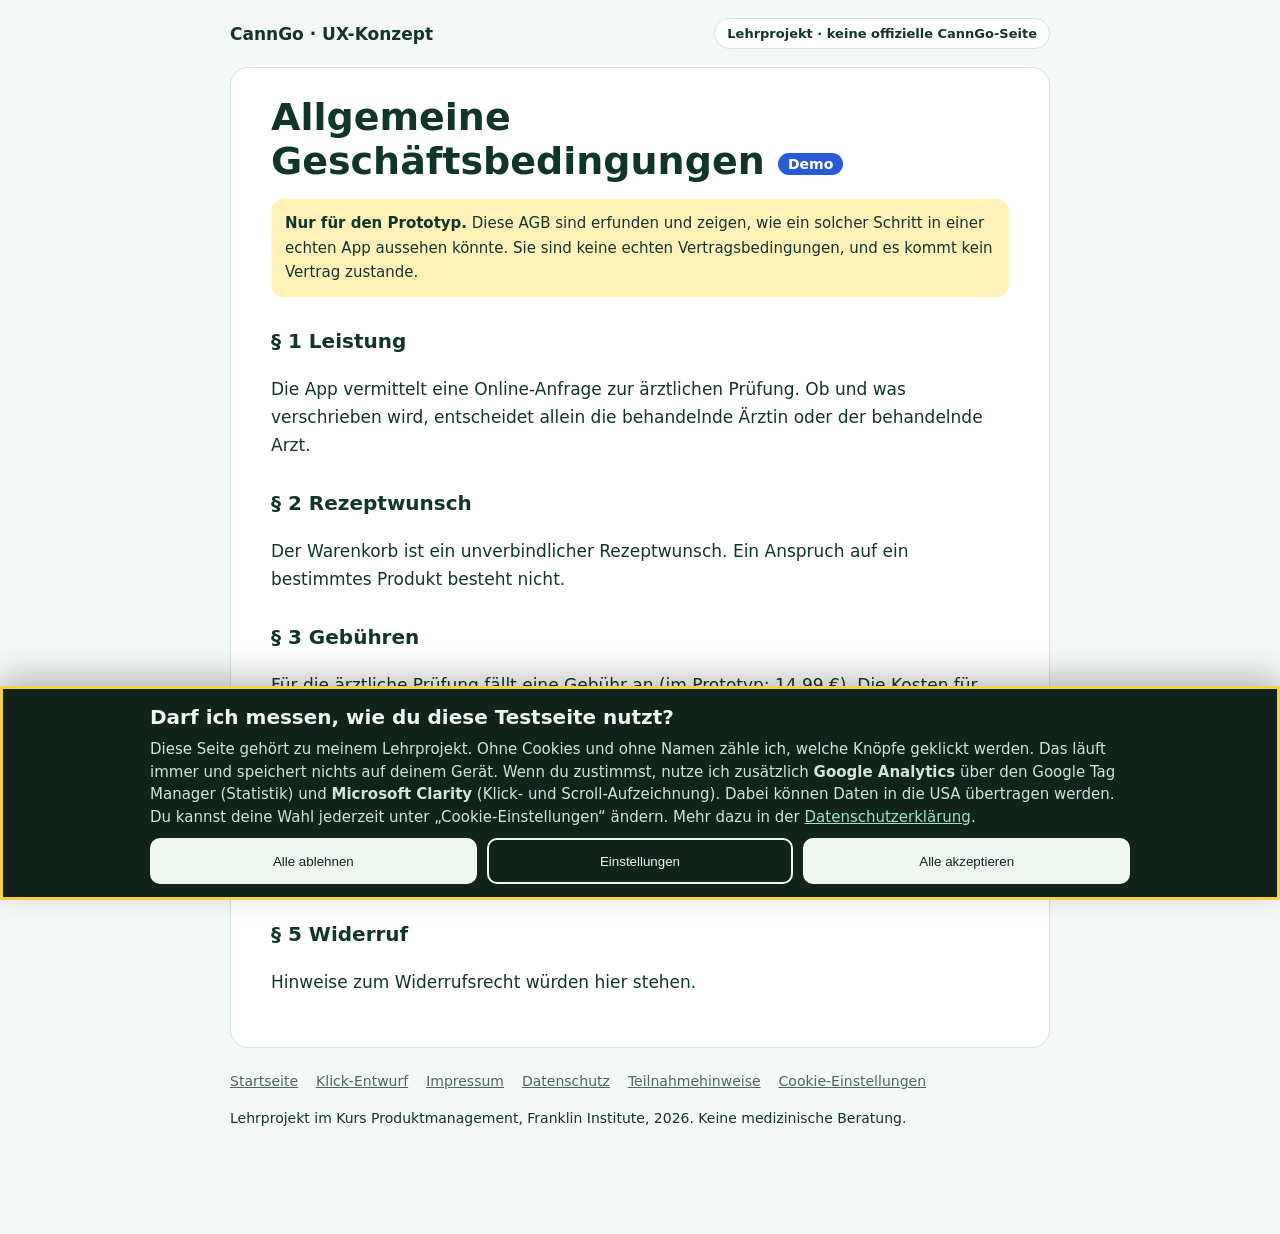
<file: agb-demo.html>
<!doctype html>
<html lang="de" data-seite="agb_demo" data-root="">
<head><meta charset="utf-8"><meta name="viewport" content="width=device-width,initial-scale=1">
<meta name="robots" content="noindex,nofollow">
<title>Demo-AGB · CannGo UX-Konzept</title>
<link rel="stylesheet" href="assets/fonts.css"><link rel="stylesheet" href="assets/recht.css">
<script src="assets/messkonzept.js"></script><script src="assets/track.js"></script><script src="assets/consent.js"></script>
</head><body>
<header class="top"><a href="index.html" class="brand">CannGo · UX-Konzept</a><span class="badge">Lehrprojekt · keine offizielle CannGo-Seite</span></header>
<main>
<h1>Allgemeine Geschäftsbedingungen <span class="demo">Demo</span></h1>
<p class="draft"><b>Nur für den Prototyp.</b> Diese AGB sind erfunden und zeigen, wie ein solcher Schritt in einer echten App aussehen könnte. Sie sind keine echten Vertragsbedingungen, und es kommt kein Vertrag zustande.</p>
<h2>§ 1 Leistung</h2><p>Die App vermittelt eine Online-Anfrage zur ärztlichen Prüfung. Ob und was verschrieben wird, entscheidet allein die behandelnde Ärztin oder der behandelnde Arzt.</p>
<h2>§ 2 Rezeptwunsch</h2><p>Der Warenkorb ist ein unverbindlicher Rezeptwunsch. Ein Anspruch auf ein bestimmtes Produkt besteht nicht.</p>
<h2>§ 3 Gebühren</h2><p>Für die ärztliche Prüfung fällt eine Gebühr an (im Prototyp: 14,99 €). Die Kosten für Produkte rechnet die Apotheke gesondert ab.</p>
<h2>§ 4 Angaben zur Gesundheit</h2><p>Angaben zum Gesundheitszustand müssen wahrheitsgemäß sein, weil sie für die ärztliche Prüfung wichtig sind. Ein Produktwechsel allein ist keine Änderung des Gesundheitszustands.</p>
<h2>§ 5 Widerruf</h2><p>Hinweise zum Widerrufsrecht würden hier stehen.</p>
</main>
<footer class="foot"><nav><a href="index.html">Startseite</a><a href="app/index.html">Klick-Entwurf</a><a href="impressum.html">Impressum</a><a href="datenschutz.html">Datenschutz</a><a href="teilnahme.html">Teilnahmehinweise</a><a href="#" onclick="CGConsent.open();return false">Cookie-Einstellungen</a></nav>
<p>Lehrprojekt im Kurs Produktmanagement, Franklin Institute, 2026. Keine medizinische Beratung.</p></footer>
<script>CG.track('seite_agb_demo');</script>
</body></html>
</file>
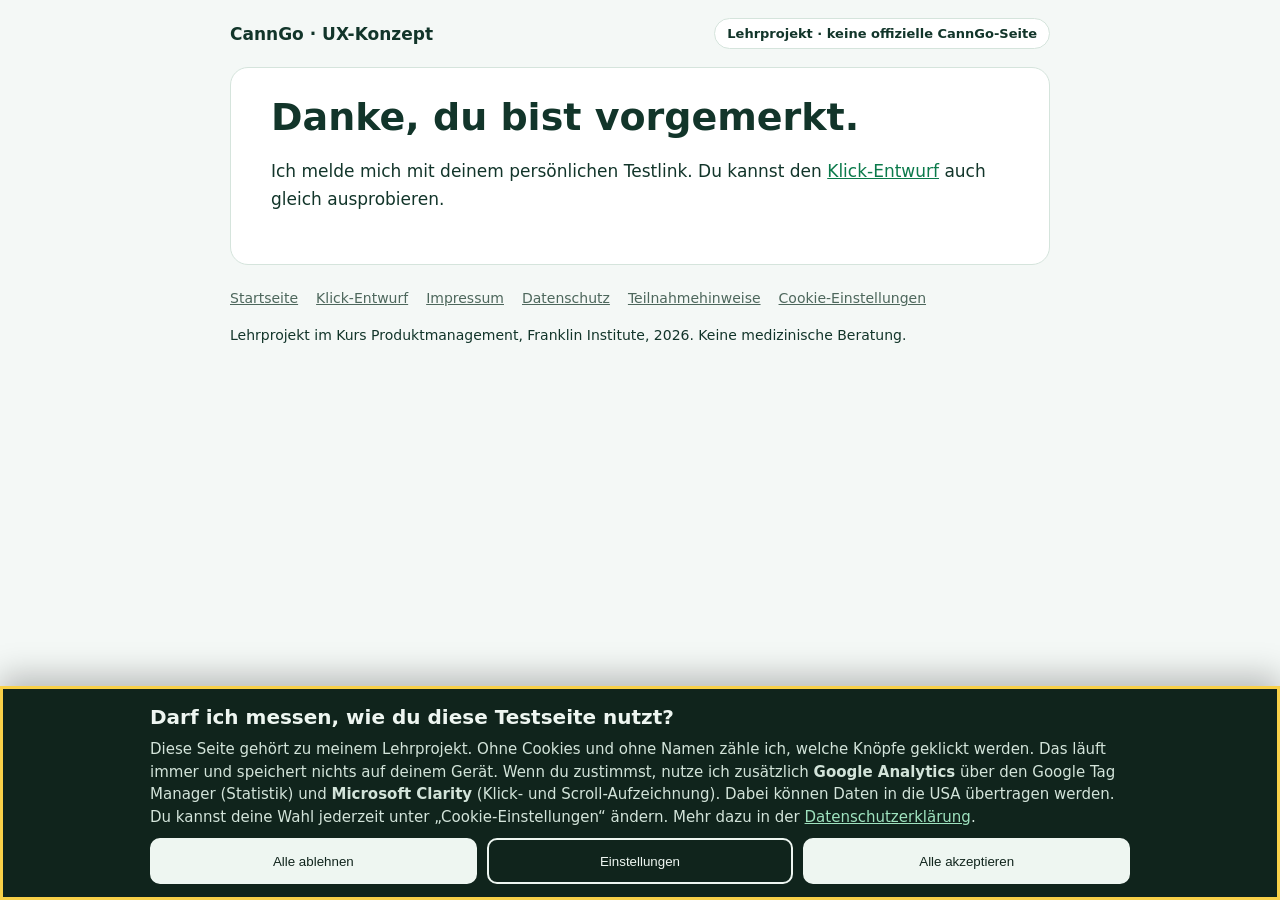
<file: danke.html>
<!doctype html>
<html lang="de" data-seite="danke" data-root="">
<head><meta charset="utf-8"><meta name="viewport" content="width=device-width,initial-scale=1">
<meta name="robots" content="noindex,nofollow">
<title>Danke · CannGo UX-Konzept</title>
<link rel="stylesheet" href="assets/fonts.css"><link rel="stylesheet" href="assets/recht.css">
<script src="assets/messkonzept.js"></script><script src="assets/track.js"></script><script src="assets/consent.js"></script>
</head><body>
<header class="top"><a href="index.html" class="brand">CannGo · UX-Konzept</a><span class="badge">Lehrprojekt · keine offizielle CannGo-Seite</span></header>
<main>
<h1>Danke, du bist vorgemerkt.</h1>
<p>Ich melde mich mit deinem persönlichen Testlink. Du kannst den <a href="app/index.html?quelle=formular">Klick-Entwurf</a> auch gleich ausprobieren.</p>
</main>
<footer class="foot"><nav><a href="index.html">Startseite</a><a href="app/index.html">Klick-Entwurf</a><a href="impressum.html">Impressum</a><a href="datenschutz.html">Datenschutz</a><a href="teilnahme.html">Teilnahmehinweise</a><a href="#" onclick="CGConsent.open();return false">Cookie-Einstellungen</a></nav>
<p>Lehrprojekt im Kurs Produktmanagement, Franklin Institute, 2026. Keine medizinische Beratung.</p></footer>
<script>CG.track('lp_formular_gesendet');</script>
</body></html>
</file>
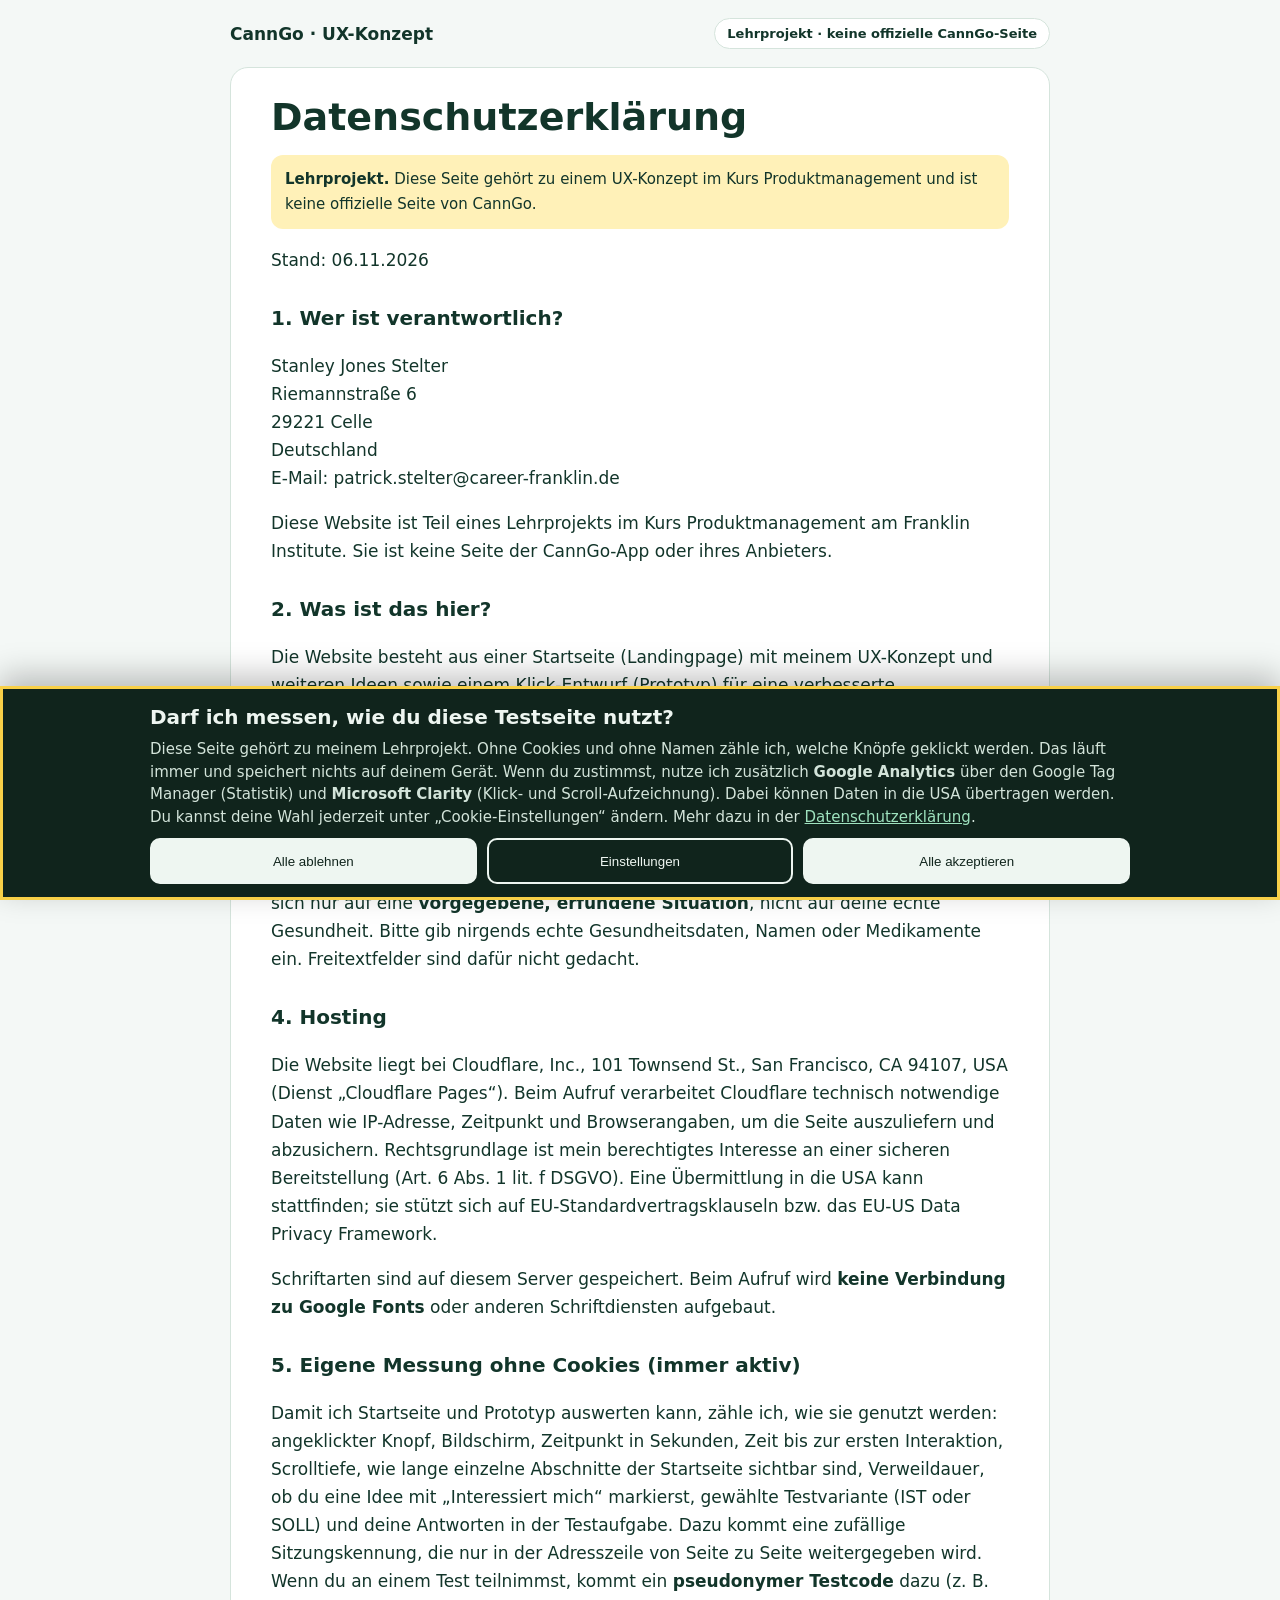
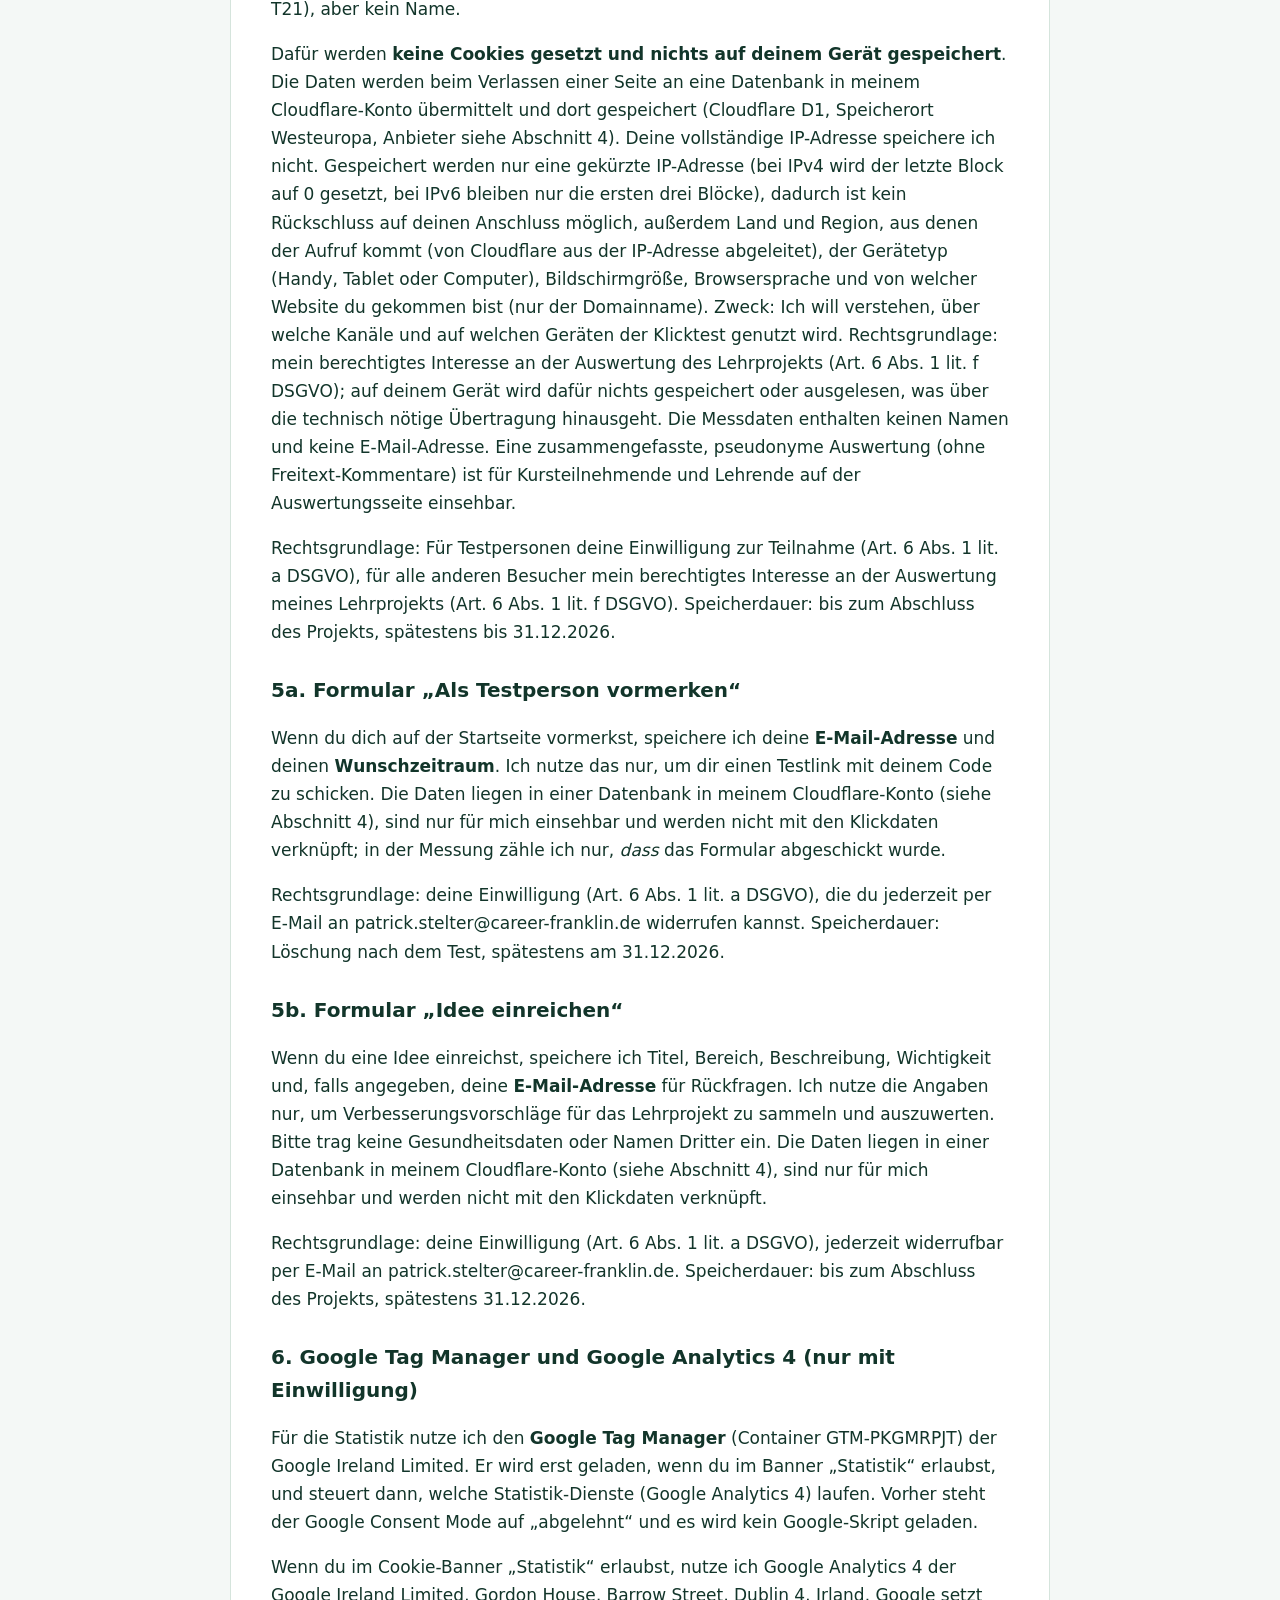
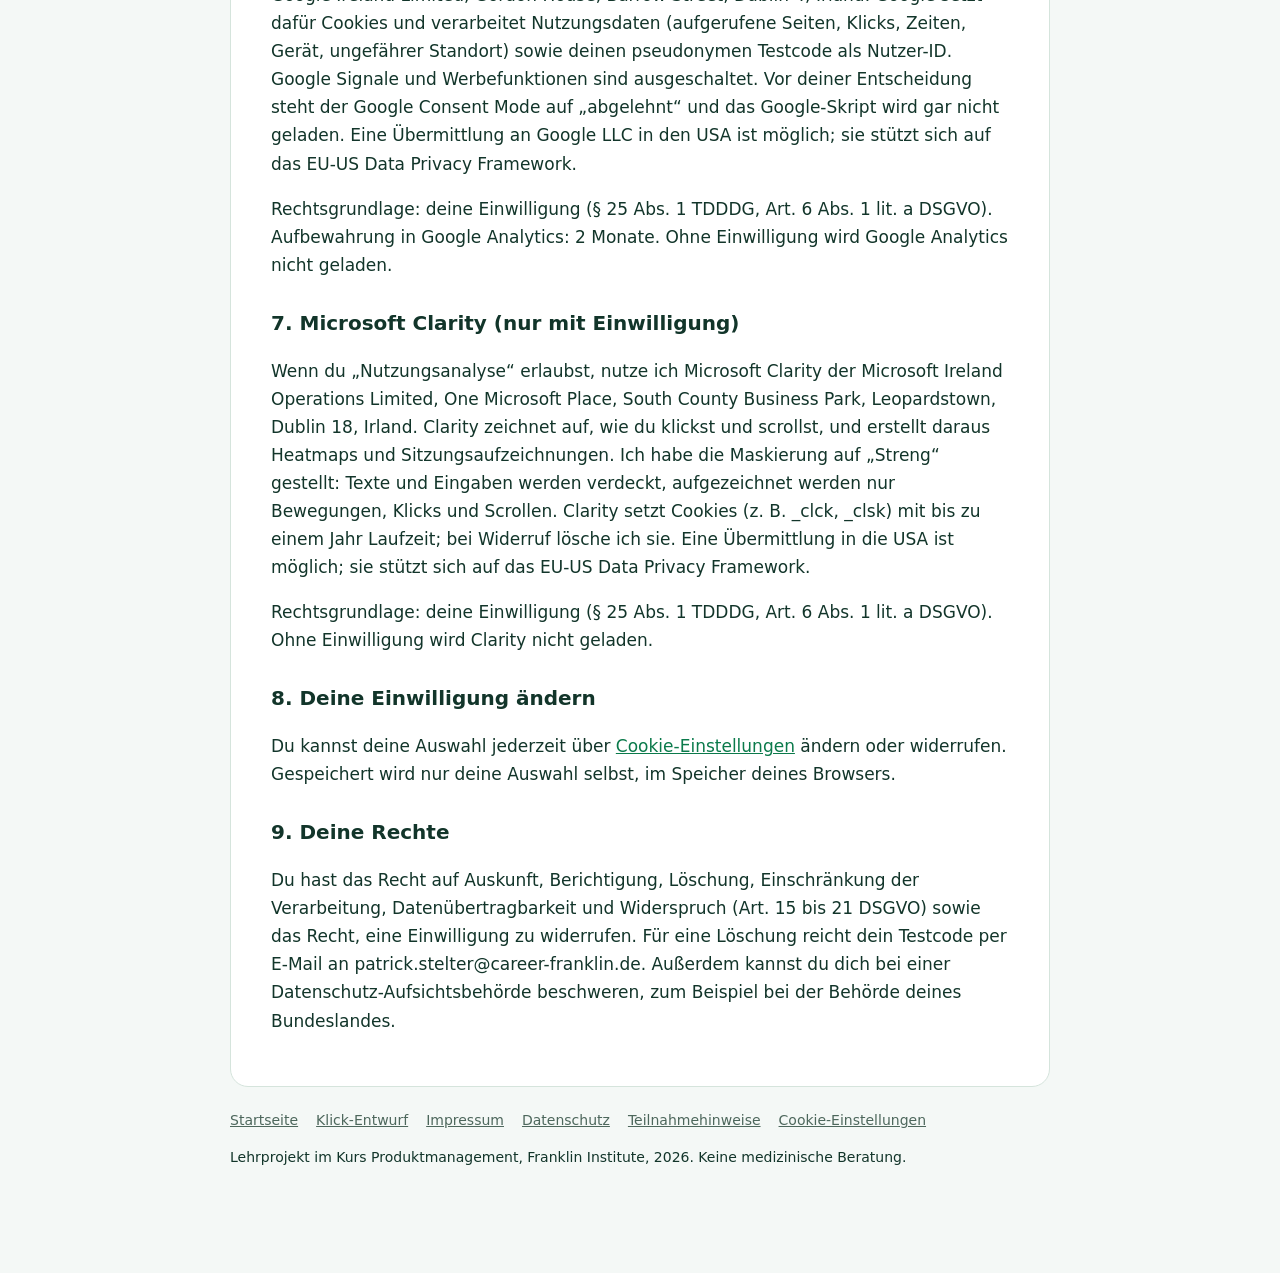
<file: datenschutz.html>
<!doctype html>
<html lang="de" data-seite="datenschutz" data-root="">
<head><meta charset="utf-8"><meta name="viewport" content="width=device-width,initial-scale=1">
<meta name="robots" content="noindex,nofollow">
<title>Datenschutzerklärung · CannGo UX-Konzept</title>
<link rel="stylesheet" href="assets/fonts.css"><link rel="stylesheet" href="assets/recht.css">
<script src="assets/messkonzept.js"></script><script src="assets/track.js"></script><script src="assets/consent.js"></script>
</head><body>
<header class="top"><a href="index.html" class="brand">CannGo · UX-Konzept</a><span class="badge">Lehrprojekt · keine offizielle CannGo-Seite</span></header>
<main>
<h1>Datenschutzerklärung</h1><p class="draft"><b>Lehrprojekt.</b> Diese Seite gehört zu einem UX-Konzept im Kurs Produktmanagement und ist keine offizielle Seite von CannGo.</p>
<p>Stand: 06.11.2026</p>
<h2>1. Wer ist verantwortlich?</h2>
<p>Stanley Jones Stelter<br>Riemannstraße 6<br>29221 Celle<br>Deutschland<br>E-Mail: patrick.stelter@career-franklin.de</p>
<p>Diese Website ist Teil eines Lehrprojekts im Kurs Produktmanagement am Franklin Institute. Sie ist keine Seite der CannGo-App oder ihres Anbieters.</p>

<h2>2. Was ist das hier?</h2>
<p>Die Website besteht aus einer Startseite (Landingpage) mit meinem UX-Konzept und weiteren Ideen sowie einem Klick-Entwurf (Prototyp) für eine verbesserte Folgeanfrage in einer Rezept-App. Alle Produkte, Preise und Abläufe sind <b>fiktive Testdaten</b>. Es wird nichts verkauft, keine echte Anfrage gestellt und keine Zahlung ausgelöst.</p>

<h2>3. Keine echten Gesundheitsdaten</h2>
<p>Im Klick-Entwurf gibt es eine Frage zum Gesundheitszustand. Deine Antwort bezieht sich nur auf eine <b>vorgegebene, erfundene Situation</b>, nicht auf deine echte Gesundheit. Bitte gib nirgends echte Gesundheitsdaten, Namen oder Medikamente ein. Freitextfelder sind dafür nicht gedacht.</p>

<h2>4. Hosting</h2>
<p>Die Website liegt bei Cloudflare, Inc., 101 Townsend St., San Francisco, CA 94107, USA (Dienst „Cloudflare Pages“). Beim Aufruf verarbeitet Cloudflare technisch notwendige Daten wie IP-Adresse, Zeitpunkt und Browserangaben, um die Seite auszuliefern und abzusichern. Rechtsgrundlage ist mein berechtigtes Interesse an einer sicheren Bereitstellung (Art. 6 Abs. 1 lit. f DSGVO). Eine Übermittlung in die USA kann stattfinden; sie stützt sich auf EU-Standardvertragsklauseln bzw. das EU-US Data Privacy Framework.</p>
<p>Schriftarten sind auf diesem Server gespeichert. Beim Aufruf wird <b>keine Verbindung zu Google Fonts</b> oder anderen Schriftdiensten aufgebaut.</p>

<h2>5. Eigene Messung ohne Cookies (immer aktiv)</h2>
<p>Damit ich Startseite und Prototyp auswerten kann, zähle ich, wie sie genutzt werden: angeklickter Knopf, Bildschirm, Zeitpunkt in Sekunden, Zeit bis zur ersten Interaktion, Scrolltiefe, wie lange einzelne Abschnitte der Startseite sichtbar sind, Verweildauer, ob du eine Idee mit „Interessiert mich“ markierst, gewählte Testvariante (IST oder SOLL) und deine Antworten in der Testaufgabe. Dazu kommt eine zufällige Sitzungskennung, die nur in der Adresszeile von Seite zu Seite weitergegeben wird. Wenn du an einem Test teilnimmst, kommt ein <b>pseudonymer Testcode</b> dazu (z. B. T21), aber kein Name.</p>
<p>Dafür werden <b>keine Cookies gesetzt und nichts auf deinem Gerät gespeichert</b>. Die Daten werden beim Verlassen einer Seite an eine Datenbank in meinem Cloudflare-Konto übermittelt und dort gespeichert (Cloudflare D1, Speicherort Westeuropa, Anbieter siehe Abschnitt 4). Deine vollständige IP-Adresse speichere ich nicht. Gespeichert werden nur eine gekürzte IP-Adresse (bei IPv4 wird der letzte Block auf 0 gesetzt, bei IPv6 bleiben nur die ersten drei Blöcke), dadurch ist kein Rückschluss auf deinen Anschluss möglich, außerdem Land und Region, aus denen der Aufruf kommt (von Cloudflare aus der IP-Adresse abgeleitet), der Gerätetyp (Handy, Tablet oder Computer), Bildschirmgröße, Browsersprache und von welcher Website du gekommen bist (nur der Domainname). Zweck: Ich will verstehen, über welche Kanäle und auf welchen Geräten der Klicktest genutzt wird. Rechtsgrundlage: mein berechtigtes Interesse an der Auswertung des Lehrprojekts (Art. 6 Abs. 1 lit. f DSGVO); auf deinem Gerät wird dafür nichts gespeichert oder ausgelesen, was über die technisch nötige Übertragung hinausgeht. Die Messdaten enthalten keinen Namen und keine E-Mail-Adresse. Eine zusammengefasste, pseudonyme Auswertung (ohne Freitext-Kommentare) ist für Kursteilnehmende und Lehrende auf der Auswertungsseite einsehbar.</p>
<p>Rechtsgrundlage: Für Testpersonen deine Einwilligung zur Teilnahme (Art. 6 Abs. 1 lit. a DSGVO), für alle anderen Besucher mein berechtigtes Interesse an der Auswertung meines Lehrprojekts (Art. 6 Abs. 1 lit. f DSGVO). Speicherdauer: bis zum Abschluss des Projekts, spätestens bis 31.12.2026.</p>

<h2 id="vormerken">5a. Formular „Als Testperson vormerken“</h2>
<p>Wenn du dich auf der Startseite vormerkst, speichere ich deine <b>E-Mail-Adresse</b> und deinen <b>Wunschzeitraum</b>. Ich nutze das nur, um dir einen Testlink mit deinem Code zu schicken. Die Daten liegen in einer Datenbank in meinem Cloudflare-Konto (siehe Abschnitt 4), sind nur für mich einsehbar und werden nicht mit den Klickdaten verknüpft; in der Messung zähle ich nur, <i>dass</i> das Formular abgeschickt wurde.</p>
<p>Rechtsgrundlage: deine Einwilligung (Art. 6 Abs. 1 lit. a DSGVO), die du jederzeit per E-Mail an patrick.stelter@career-franklin.de widerrufen kannst. Speicherdauer: Löschung nach dem Test, spätestens am 31.12.2026.</p>

<h2 id="vorschlag">5b. Formular „Idee einreichen“</h2>
<p>Wenn du eine Idee einreichst, speichere ich Titel, Bereich, Beschreibung, Wichtigkeit und, falls angegeben, deine <b>E-Mail-Adresse</b> für Rückfragen. Ich nutze die Angaben nur, um Verbesserungsvorschläge für das Lehrprojekt zu sammeln und auszuwerten. Bitte trag keine Gesundheitsdaten oder Namen Dritter ein. Die Daten liegen in einer Datenbank in meinem Cloudflare-Konto (siehe Abschnitt 4), sind nur für mich einsehbar und werden nicht mit den Klickdaten verknüpft.</p>
<p>Rechtsgrundlage: deine Einwilligung (Art. 6 Abs. 1 lit. a DSGVO), jederzeit widerrufbar per E-Mail an patrick.stelter@career-franklin.de. Speicherdauer: bis zum Abschluss des Projekts, spätestens 31.12.2026.</p>

<h2>6. Google Tag Manager und Google Analytics 4 (nur mit Einwilligung)</h2>
<p>Für die Statistik nutze ich den <b>Google Tag Manager</b> (Container GTM-PKGMRPJT) der Google Ireland Limited. Er wird erst geladen, wenn du im Banner „Statistik“ erlaubst, und steuert dann, welche Statistik-Dienste (Google Analytics 4) laufen. Vorher steht der Google Consent Mode auf „abgelehnt“ und es wird kein Google-Skript geladen.</p>
<p>Wenn du im Cookie-Banner „Statistik“ erlaubst, nutze ich Google Analytics 4 der Google Ireland Limited, Gordon House, Barrow Street, Dublin 4, Irland. Google setzt dafür Cookies und verarbeitet Nutzungsdaten (aufgerufene Seiten, Klicks, Zeiten, Gerät, ungefährer Standort) sowie deinen pseudonymen Testcode als Nutzer-ID. Google Signale und Werbefunktionen sind ausgeschaltet. Vor deiner Entscheidung steht der Google Consent Mode auf „abgelehnt“ und das Google-Skript wird gar nicht geladen. Eine Übermittlung an Google LLC in den USA ist möglich; sie stützt sich auf das EU-US Data Privacy Framework.</p>
<p>Rechtsgrundlage: deine Einwilligung (§ 25 Abs. 1 TDDDG, Art. 6 Abs. 1 lit. a DSGVO). Aufbewahrung in Google Analytics: 2 Monate. Ohne Einwilligung wird Google Analytics nicht geladen.</p>

<h2>7. Microsoft Clarity (nur mit Einwilligung)</h2>
<p>Wenn du „Nutzungsanalyse“ erlaubst, nutze ich Microsoft Clarity der Microsoft Ireland Operations Limited, One Microsoft Place, South County Business Park, Leopardstown, Dublin 18, Irland. Clarity zeichnet auf, wie du klickst und scrollst, und erstellt daraus Heatmaps und Sitzungsaufzeichnungen. Ich habe die Maskierung auf „Streng“ gestellt: Texte und Eingaben werden verdeckt, aufgezeichnet werden nur Bewegungen, Klicks und Scrollen. Clarity setzt Cookies (z. B. _clck, _clsk) mit bis zu einem Jahr Laufzeit; bei Widerruf lösche ich sie. Eine Übermittlung in die USA ist möglich; sie stützt sich auf das EU-US Data Privacy Framework.</p>
<p>Rechtsgrundlage: deine Einwilligung (§ 25 Abs. 1 TDDDG, Art. 6 Abs. 1 lit. a DSGVO). Ohne Einwilligung wird Clarity nicht geladen.</p>

<h2>8. Deine Einwilligung ändern</h2>
<p>Du kannst deine Auswahl jederzeit über <a href="#" onclick="CGConsent.open();return false">Cookie-Einstellungen</a> ändern oder widerrufen. Gespeichert wird nur deine Auswahl selbst, im Speicher deines Browsers.</p>

<h2>9. Deine Rechte</h2>
<p>Du hast das Recht auf Auskunft, Berichtigung, Löschung, Einschränkung der Verarbeitung, Datenübertragbarkeit und Widerspruch (Art. 15 bis 21 DSGVO) sowie das Recht, eine Einwilligung zu widerrufen. Für eine Löschung reicht dein Testcode per E-Mail an patrick.stelter@career-franklin.de. Außerdem kannst du dich bei einer Datenschutz-Aufsichtsbehörde beschweren, zum Beispiel bei der Behörde deines Bundeslandes.</p>
</main>
<footer class="foot"><nav><a href="index.html">Startseite</a><a href="app/index.html">Klick-Entwurf</a><a href="impressum.html">Impressum</a><a href="datenschutz.html">Datenschutz</a><a href="teilnahme.html">Teilnahmehinweise</a><a href="#" onclick="CGConsent.open();return false">Cookie-Einstellungen</a></nav>
<p>Lehrprojekt im Kurs Produktmanagement, Franklin Institute, 2026. Keine medizinische Beratung.</p></footer>
<script>CG.track('seite_datenschutz');</script>
</body></html>
</file>
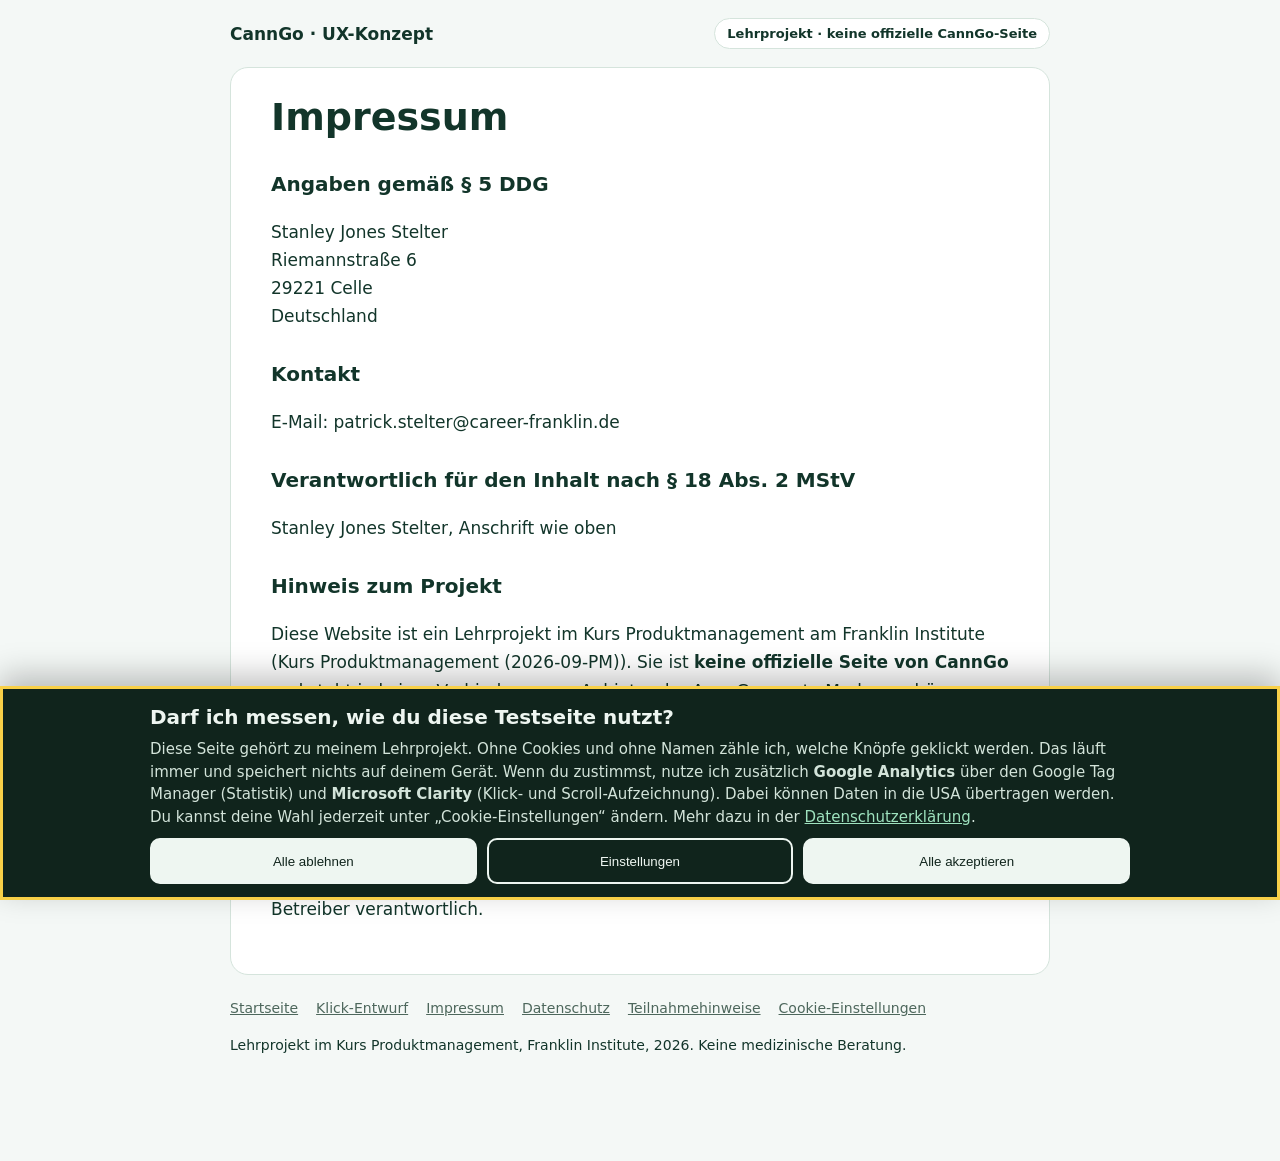
<file: impressum.html>
<!doctype html>
<html lang="de" data-seite="impressum" data-root="">
<head><meta charset="utf-8"><meta name="viewport" content="width=device-width,initial-scale=1">
<meta name="robots" content="noindex,nofollow">
<title>Impressum · CannGo UX-Konzept</title>
<link rel="stylesheet" href="assets/fonts.css"><link rel="stylesheet" href="assets/recht.css">
<script src="assets/messkonzept.js"></script><script src="assets/track.js"></script><script src="assets/consent.js"></script>
</head><body>
<header class="top"><a href="index.html" class="brand">CannGo · UX-Konzept</a><span class="badge">Lehrprojekt · keine offizielle CannGo-Seite</span></header>
<main>
<h1>Impressum</h1>
<h2>Angaben gemäß § 5 DDG</h2>
<p>Stanley Jones Stelter<br>Riemannstraße 6<br>29221 Celle<br>Deutschland</p>
<h2>Kontakt</h2><p>E-Mail: patrick.stelter@career-franklin.de</p>
<h2>Verantwortlich für den Inhalt nach § 18 Abs. 2 MStV</h2><p>Stanley Jones Stelter, Anschrift wie oben</p>
<h2>Hinweis zum Projekt</h2>
<p>Diese Website ist ein Lehrprojekt im Kurs Produktmanagement am Franklin Institute (Kurs Produktmanagement (2026-09-PM)). Sie ist <b>keine offizielle Seite von CannGo</b> und steht in keiner Verbindung zum Anbieter der App. Genannte Marken gehören ihren jeweiligen Inhabern.</p>
<h2>Haftungsausschluss</h2>
<p>Alle Inhalte dienen ausschließlich Lern- und Testzwecken. Produkte, Preise und Abläufe im Klick-Entwurf sind fiktiv. Die Seite bietet <b>keine medizinische Beratung</b> und ersetzt kein ärztliches Gespräch. Für Inhalte verlinkter externer Seiten sind deren Betreiber verantwortlich.</p>
</main>
<footer class="foot"><nav><a href="index.html">Startseite</a><a href="app/index.html">Klick-Entwurf</a><a href="impressum.html">Impressum</a><a href="datenschutz.html">Datenschutz</a><a href="teilnahme.html">Teilnahmehinweise</a><a href="#" onclick="CGConsent.open();return false">Cookie-Einstellungen</a></nav>
<p>Lehrprojekt im Kurs Produktmanagement, Franklin Institute, 2026. Keine medizinische Beratung.</p></footer>
<script>CG.track('seite_impressum');</script>
</body></html>
</file>
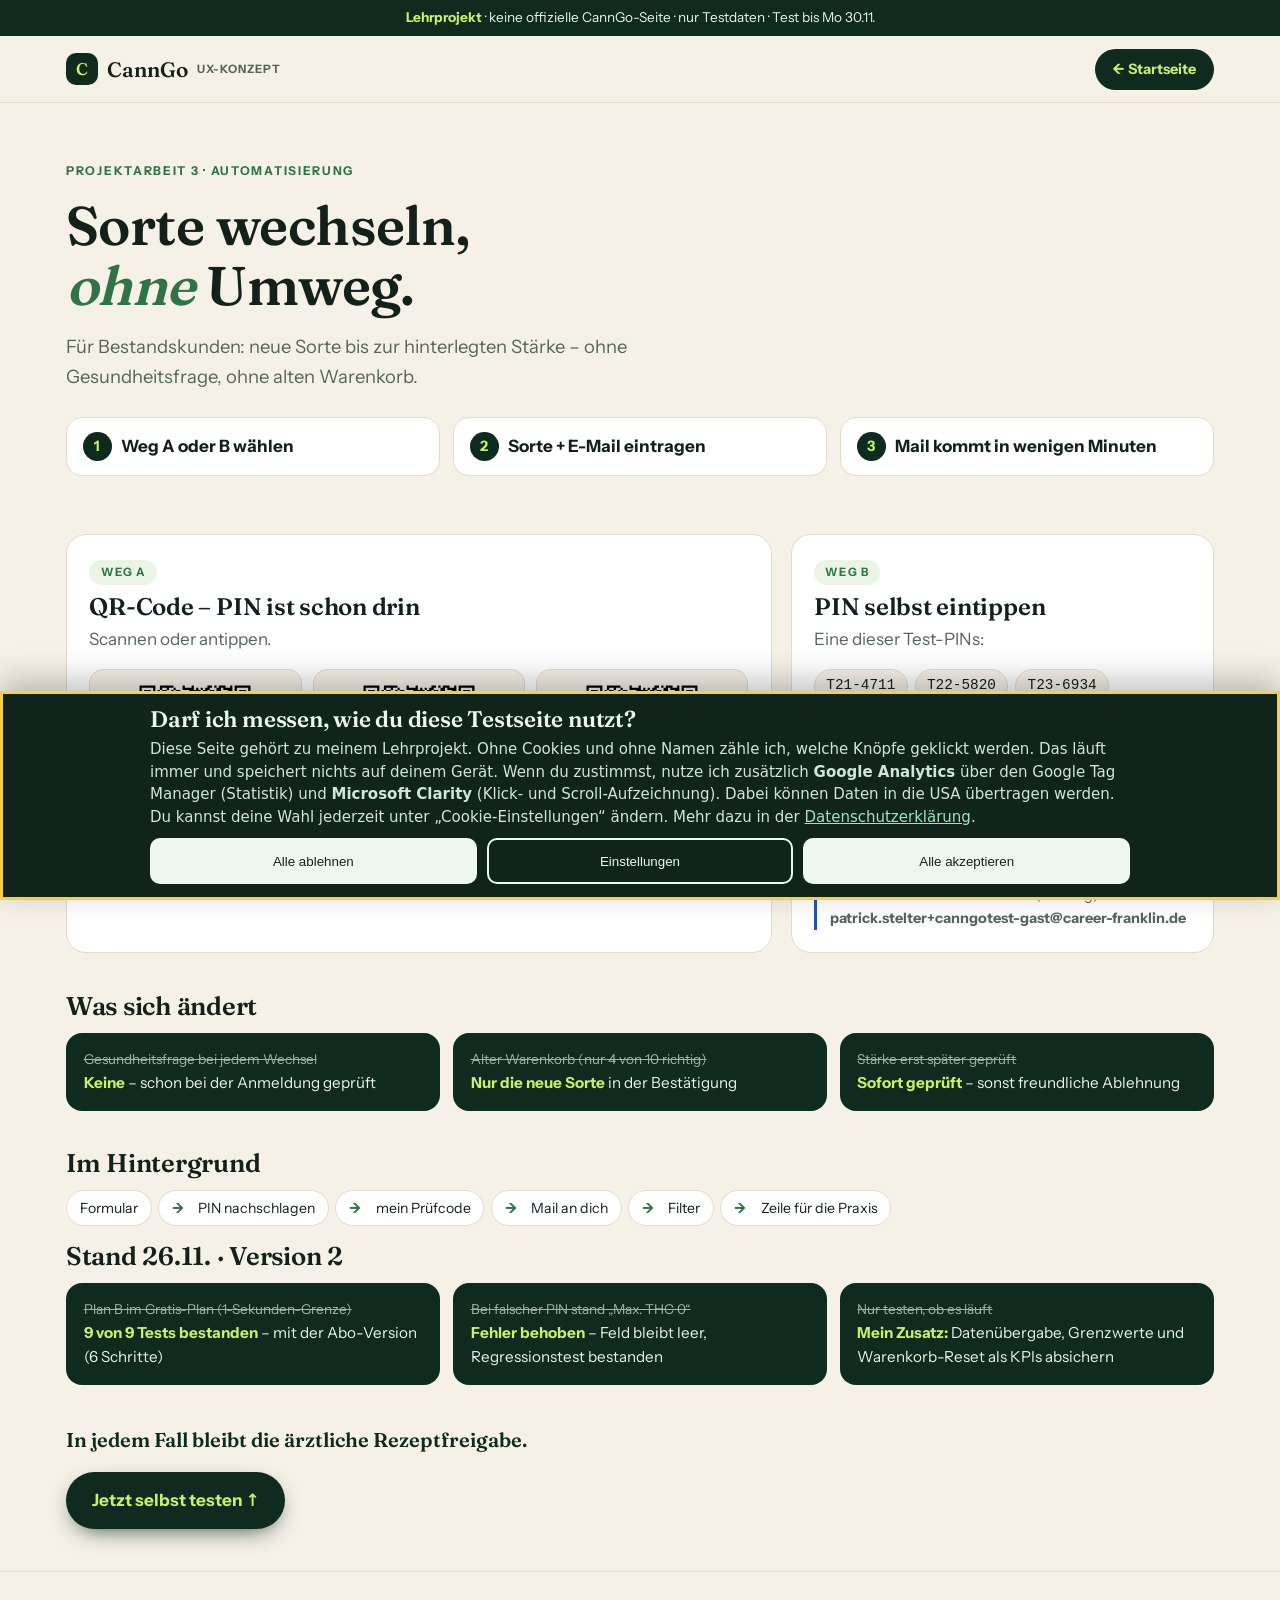
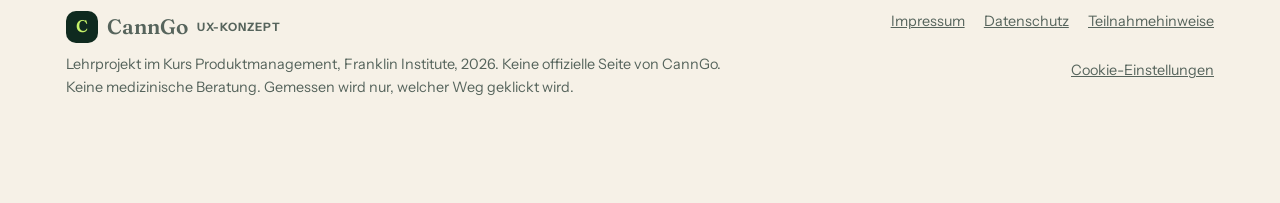
<file: sorte-wechseln.html>
<!doctype html>
<html lang="de" data-seite="sorte_wechseln" data-root="">
<head><meta charset="utf-8"><meta name="viewport" content="width=device-width,initial-scale=1,viewport-fit=cover">
<meta name="robots" content="noindex,nofollow">
<title>Sorte wechseln · Testlauf · CannGo UX-Konzept</title>
<link rel="stylesheet" href="assets/fonts.css">
<style>
:root{
  --forest:#0f2a1f; --forest-2:#163a2b; --leaf:#2f7347; --leaf-soft:#eaf5e6; --lime:#c6f169;
  --cream:#f6f1e7; --paper:#ffffff; --ink:#14201a; --muted:#56645c; --line:#e2dccd; --amber:#ffb547;
  --med:#1f56b3; --med-bg:#e7efff; --med-line:#5d8fe0; --bad:#b3261e;
  --radius:20px; color-scheme:light;
}
*{box-sizing:border-box;margin:0;padding:0}
html{scroll-behavior:smooth}
body{font-family:"Instrument Sans",system-ui,-apple-system,"Segoe UI",sans-serif;color:var(--ink);background:var(--cream);line-height:1.6;font-size:17px}
h1,h2,h3{font-family:"Fraunces",Georgia,serif;font-weight:600;line-height:1.1;letter-spacing:-.01em;text-wrap:balance}
a{color:inherit}
[hidden]{display:none!important}
.wrap{max-width:1180px;margin:0 auto;padding-left:max(16px,env(safe-area-inset-left,0px));padding-right:max(16px,env(safe-area-inset-right,0px))}
.sr{position:absolute;width:1px;height:1px;overflow:hidden;clip:rect(0 0 0 0)}

/* Hinweisband */
.demo-band{background:var(--forest);color:#e9f3ec;font-size:.85rem;text-align:center;padding:.45rem max(16px,env(safe-area-inset-left,0px))}
.demo-band b{color:var(--lime)}

/* Navigation */
.nav{position:sticky;top:0;z-index:20;background:rgba(246,241,231,.93);backdrop-filter:blur(10px);border-bottom:1px solid var(--line)}
.nav .wrap{display:flex;align-items:center;justify-content:space-between;gap:1rem;padding-block:.8rem}
.nav nav{display:flex;gap:1.5rem}
.nav nav a{text-decoration:none;font-weight:500;font-size:.95rem;color:var(--muted)}
.nav nav a:hover{color:var(--ink)}
.logo{display:inline-flex;align-items:center;gap:.55rem;font-family:"Fraunces",serif;font-weight:600;font-size:1.3rem;text-decoration:none}
.logo small{font-family:"Instrument Sans",sans-serif;font-size:.72rem;font-weight:700;letter-spacing:.08em;text-transform:uppercase;color:var(--muted)}
.logo-mark{display:grid;place-items:center;width:2rem;height:2rem;border-radius:10px;background:var(--forest);color:var(--lime);font-size:1.05rem}

.btn{display:inline-flex;align-items:center;gap:.4rem;border:0;cursor:pointer;font:inherit;font-weight:700;text-decoration:none;border-radius:999px;padding:.95rem 1.6rem;transition:transform .15s,box-shadow .15s}
.btn:hover{transform:translateY(-2px)}
.btn:focus-visible{outline:3px solid var(--amber);outline-offset:3px}
.btn-primary{background:var(--forest);color:var(--lime);box-shadow:0 8px 24px -10px var(--forest)}
.btn-ghost{background:transparent;color:var(--forest);border:2px solid var(--forest)}
.btn-small{padding:.55rem 1.1rem;font-size:.9rem;background:var(--forest);color:var(--lime)}
.btn-lime{background:var(--lime);color:var(--forest)}

.eyebrow{text-transform:uppercase;letter-spacing:.14em;font-size:.76rem;font-weight:700;color:var(--leaf);margin-bottom:1rem}
.eyebrow.light{color:var(--lime)}
.lead{font-size:1.15rem;color:var(--muted);max-width:40rem}
section{scroll-margin-top:80px}

/* Hero */
.hero .wrap{display:grid;grid-template-columns:1.1fr .9fr;gap:3rem;align-items:center;padding-block:clamp(3rem,7vw,5.5rem)}
.hero h1{font-size:clamp(2.5rem,5.6vw,4.4rem);margin-bottom:1.25rem}
.hero h1 em{color:var(--leaf);font-style:italic}
.cta-row{display:flex;gap:.8rem;flex-wrap:wrap;margin:2rem 0 1.4rem}
.trust{display:flex;gap:.6rem 1.6rem;list-style:none;color:var(--muted);font-size:.92rem;flex-wrap:wrap}
.trust strong{color:var(--ink)}
.disc{margin-top:1.4rem;font-size:.88rem;color:var(--muted);border-left:3px solid var(--med);padding-left:.8rem;max-width:38rem}

/* Handy */
.phone{justify-self:center;width:300px;max-width:100%;aspect-ratio:9/18.5;border-radius:44px;background:var(--ink);padding:12px;box-shadow:0 40px 80px -30px rgba(15,42,31,.55);transform:rotate(2.5deg)}
.screen{height:100%;border-radius:34px;overflow:hidden;background:#141c25;color:#eef3f6;padding:1.1rem .9rem;display:flex;flex-direction:column;gap:.55rem;font-size:.74rem}
.screen .bar{display:flex;justify-content:space-between;font-weight:700;color:#aab8c1;font-size:.66rem;letter-spacing:.06em;text-transform:uppercase}
.screen h4{font-family:"Fraunces",serif;font-size:1.05rem;font-weight:600;line-height:1.15;color:#fff}
.screen .row{display:flex;justify-content:space-between;align-items:center;gap:.5rem;background:#1e2933;border:1px solid #3d4b56;border-radius:12px;padding:.55rem .65rem}
.screen .row b{display:block;font-size:.8rem}
.screen .row small{color:#aab8c1}
.screen .med{background:#13253f;border-color:#4f86d9}
.screen .med b{color:#bcd6ff}
.screen .chg{color:#9fd0ff;font-weight:700;font-size:.68rem;white-space:nowrap}
.screen .sum{display:flex;justify-content:space-between;font-weight:700;font-size:.85rem;padding:.2rem .2rem 0}
.screen .send{margin-top:auto;background:#0f7d4c;color:#fff;text-align:center;font-weight:700;border-radius:10px;padding:.65rem}
.screen .note{display:flex;gap:.45rem;background:#fff;color:var(--ink);border-radius:12px;padding:.55rem .6rem;animation:drop .8s .4s both}
.screen .note i{flex:none;width:9px;height:9px;border-radius:50%;background:#0f7d4c;margin-top:.3rem}
@keyframes drop{from{opacity:0;transform:translateY(-14px)}}

/* Problem */
.block{padding-block:clamp(3.5rem,7vw,5.5rem)}
.block h2{font-size:clamp(2rem,4vw,3rem);margin-bottom:1rem}
.problem-grid{display:grid;grid-template-columns:1fr 1fr;gap:1.4rem;margin-top:2.2rem}
.card{background:var(--paper);border:1px solid var(--line);border-radius:var(--radius);padding:1.6rem}
.card h3{font-size:1.3rem;margin-bottom:.6rem}
.card p{color:var(--muted)}
.quote{font-family:"Fraunces",serif;font-size:1.35rem;line-height:1.35;color:var(--ink);margin:.4rem 0 1rem}
.quote small{display:block;font-family:"Instrument Sans",sans-serif;font-size:.85rem;color:var(--muted);margin-top:.5rem}
.facts{display:grid;grid-template-columns:repeat(3,1fr);gap:1rem;margin-top:1rem}
.fact{background:var(--leaf-soft);border-radius:14px;padding:1rem}
.fact b{display:block;font-family:"Fraunces",serif;font-size:1.7rem;color:var(--forest)}
.fact span{font-size:.88rem;color:var(--muted)}

/* Lösung (dunkler Block) */
.improve{background:var(--forest);color:#eef4ef;border-radius:clamp(0px,3vw,36px);margin-inline:clamp(0rem,2vw,1.5rem)}
.improve h2{font-size:clamp(2.1rem,4.6vw,3.4rem);max-width:18ch}
.improve .lead{color:#c6d4ca}
.compare{display:grid;grid-template-columns:1fr auto 1fr;gap:1.4rem;margin-top:2.6rem}
.col{border-radius:var(--radius);padding:1.8rem}
.col h3{font-size:1.35rem;margin-bottom:1rem}
.col ul{list-style:none;display:grid;gap:.75rem}
.col li{padding-left:1.75rem;position:relative}
.before{background:var(--forest-2);color:#c3d1c8}
.before li::before{content:"✕";position:absolute;left:0;color:#f19a8c}
.after{background:var(--lime);color:var(--forest)}
.after li::before{content:"✓";position:absolute;left:0;font-weight:700}
.arrow{align-self:center;font-size:2rem;color:var(--lime)}
.steps{list-style:none;display:grid;grid-template-columns:repeat(3,1fr);gap:1rem;margin-top:2rem}
.steps li{display:flex;gap:1rem;border:1px solid rgba(255,255,255,.18);border-radius:16px;padding:1rem 1.2rem}
.steps b.n{display:grid;place-items:center;flex:none;width:2.2rem;height:2.2rem;border-radius:50%;background:var(--lime);color:var(--forest);font-family:"Fraunces",serif}
.steps strong{display:block;color:#fff}
.steps span{color:#c6d4ca;font-size:.93rem}
.legend{display:flex;flex-wrap:wrap;gap:.6rem 1.4rem;margin-top:2rem;font-size:.92rem;color:#d7e3da}
.legend i{display:inline-block;width:1.1rem;height:.8rem;border-radius:4px;margin-right:.4rem;vertical-align:-1px}

/* Klicktest */
.test-grid{display:grid;grid-template-columns:1.1fr .9fr;gap:2rem;margin-top:2rem;align-items:start}
.flow{list-style:none;display:grid;gap:.7rem;counter-reset:f}
.flow li{counter-increment:f;display:flex;gap:.9rem;align-items:flex-start;background:var(--paper);border:1px solid var(--line);border-radius:14px;padding:.9rem 1rem}
.flow li::before{content:counter(f);display:grid;place-items:center;flex:none;width:1.9rem;height:1.9rem;border-radius:50%;background:var(--forest);color:var(--lime);font-weight:700}
.flow small{display:block;color:var(--muted)}
.choice{display:grid;grid-template-columns:1fr 1fr;gap:.8rem;margin-top:1.2rem}
.choice a{display:block;text-decoration:none;background:var(--paper);border:2px solid var(--forest);border-radius:16px;padding:1rem;font-weight:700}
.choice a small{display:block;font-weight:400;color:var(--muted)}
.choice a:hover{background:var(--leaf-soft)}
.side{display:grid;gap:1rem}
.measure{background:var(--paper);border:1px solid var(--line);border-radius:var(--radius);padding:1.4rem}
.measure h3{font-size:1.15rem;margin-bottom:.5rem}
.measure ul{padding-left:1.1rem;color:var(--muted);font-size:.94rem;display:grid;gap:.25rem}

/* Formulare */
.form{display:grid;gap:1rem;background:var(--paper);border:1px solid var(--line);border-radius:var(--radius);padding:1.6rem}
.form label{display:grid;gap:.4rem;font-weight:600;font-size:.94rem}
.form .opt{font-weight:400;color:var(--muted)}
.form input[type=text],.form input[type=email],.form select,.form textarea{font:inherit;padding:.8rem 1rem;border:1.5px solid #cfc7b4;border-radius:12px;background:var(--cream);color:var(--ink);width:100%}
.form textarea{min-height:7rem;resize:vertical}
.form input,.form select,.form textarea{font-weight:400}
.form input:focus,.form select:focus,.form textarea:focus{outline:3px solid var(--amber);outline-offset:2px;border-color:var(--leaf);background:#fff}
.form fieldset{border:0}
.form legend{font-weight:600;font-size:.94rem;margin-bottom:.5rem}
.radio-row{display:flex;gap:.6rem;flex-wrap:wrap}
.radio-row label{display:flex;align-items:center;gap:.4rem;border:1.5px solid #cfc7b4;border-radius:999px;padding:.45rem .95rem;cursor:pointer;font-weight:500}
.radio-row label:has(input:checked){border-color:var(--leaf);box-shadow:inset 0 0 0 1px var(--leaf)}
.radio-row input{accent-color:var(--leaf)}
.form .check{display:flex;gap:.6rem;align-items:flex-start;font-weight:400;color:var(--muted);font-size:.88rem}
.form .check input{margin-top:.25rem;width:1.15rem;height:1.15rem;accent-color:var(--leaf);flex:none}
.form button{justify-self:start}
.form .err{color:var(--bad);font-size:.92rem;margin:0}
.hp{position:absolute;left:-9999px}
.ok{background:var(--leaf-soft);border-radius:var(--radius);padding:1.4rem}
.ok b{font-family:"Fraunces",serif;font-size:1.3rem;font-weight:600}

/* Ideen */
.ideas-head{display:flex;justify-content:space-between;align-items:end;gap:1rem;flex-wrap:wrap}
.tabs{display:flex;gap:.5rem;flex-wrap:wrap}
.tabs button{font:inherit;font-weight:600;font-size:.92rem;border:1.5px solid var(--forest);background:transparent;color:var(--forest);border-radius:999px;padding:.45rem 1rem;cursor:pointer}
.tabs button[aria-pressed=true]{background:var(--forest);color:var(--lime)}
.ideas{display:grid;grid-template-columns:repeat(3,minmax(0,1fr));gap:1.2rem;margin-top:1.8rem}
.idea{display:flex;flex-direction:column;gap:.7rem;background:var(--paper);border:1px solid var(--line);border-radius:var(--radius);padding:1.4rem;min-width:0}
@media (min-width:961px){.ideas .idea:last-child:nth-child(3n+1){grid-column:1/-1}}
.idea .top{display:flex;justify-content:space-between;align-items:center;gap:.5rem}
.idea .ico{font-size:1.6rem}
.tag{font-size:.72rem;font-weight:700;letter-spacing:.06em;text-transform:uppercase;border-radius:999px;padding:.2rem .6rem;background:var(--leaf-soft);color:var(--forest)}
.tag.med{background:var(--med-bg);color:var(--med)}
.tag.alt{background:#f3ead6;color:#6b4e12}
.idea h3{font-size:1.25rem}
.idea dl{display:grid;gap:.45rem;font-size:.93rem}
.idea dt{font-weight:700;font-size:.75rem;letter-spacing:.06em;text-transform:uppercase;color:var(--leaf)}
.idea dd{color:var(--muted)}
.idea .kpi{background:var(--cream);border-radius:12px;padding:.6rem .75rem;font-size:.88rem}
.idea .kpi b{color:var(--ink)}
.vote{margin-top:auto;display:flex;flex-direction:column;align-items:flex-start;gap:.35rem;padding-top:.4rem}
.vote button{white-space:nowrap;font:inherit;font-weight:700;font-size:.9rem;border:1.5px solid var(--forest);background:transparent;color:var(--forest);border-radius:999px;padding:.45rem .9rem;cursor:pointer}
.vote button[aria-pressed=true]{background:var(--forest);color:var(--lime)}
.vote small{color:var(--muted);font-size:.8rem}
details.more{font-size:.9rem;color:var(--muted)}
details.more summary{cursor:pointer;font-weight:600;color:var(--forest)}
details.more ul{margin:.5rem 0 0 1.1rem;display:grid;gap:.25rem}

/* Vorschlag */
.suggest{display:grid;grid-template-columns:.9fr 1.1fr;gap:3rem}
.suggest-copy p{color:var(--muted);margin-bottom:1rem}
.hint{background:var(--paper);border-left:4px solid var(--leaf);padding:1rem 1.2rem;border-radius:0 12px 12px 0;color:var(--muted)}

/* Daten */
.data-grid{display:grid;grid-template-columns:repeat(3,minmax(0,1fr));gap:1rem;margin-top:1.6rem}
.data-grid .card h3{font-size:1.1rem}
.data-grid .card p{font-size:.94rem}
.data-actions{display:flex;gap:.8rem;flex-wrap:wrap;margin-top:1.4rem}

/* Footer */
.footer{border-top:1px solid var(--line);color:var(--muted);font-size:.9rem}
.footer .wrap{display:grid;grid-template-columns:2fr 1fr;gap:2rem;padding-block:2.4rem 6.5rem}
.footer p{margin-top:.6rem;max-width:42rem}
.footer nav{display:flex;flex-wrap:wrap;gap:.6rem 1.2rem;justify-content:flex-end;align-items:flex-start}
.footer a{color:var(--muted)}

@media (max-width:960px){
  .hero .wrap,.suggest,.test-grid,.problem-grid{grid-template-columns:1fr}
  .ideas,.data-grid{grid-template-columns:1fr 1fr}
  .compare{grid-template-columns:1fr}.arrow{transform:rotate(90deg);justify-self:center}
  .steps{grid-template-columns:1fr}
  .nav nav{display:none}
}
@media (max-width:600px){
  .ideas,.data-grid,.facts,.choice{grid-template-columns:1fr}
  .footer .wrap{grid-template-columns:1fr}.footer nav{justify-content:flex-start}
  .phone{width:260px;transform:none}
  body{font-size:16px}
  .logo small{display:none}
  .btn-small{white-space:nowrap}
}

/* Barrierefreiheit: sichtbarer Fokus überall, Sprunglink */
:focus-visible{outline:3px solid #f8d048;outline-offset:3px}
.skip{position:absolute;left:12px;top:-60px;z-index:999;background:#f8d048;color:#0f2a1f;font-weight:700;padding:.6rem 1rem;border-radius:8px;text-decoration:none}
.skip:focus{top:12px}
@media (prefers-reduced-motion:reduce){*{animation:none!important;transition:none!important}html{scroll-behavior:auto}}

.sw-hero .wrap{padding-block:clamp(2.2rem,5vw,3.6rem)}
.sw-hero h1{font-size:clamp(2.1rem,4.6vw,3.4rem);margin-bottom:1rem;max-width:18ch}
.sw-hero h1 em{color:var(--leaf);font-style:italic}
.steps{list-style:none;display:grid;grid-template-columns:repeat(3,minmax(0,1fr));gap:.8rem;margin:1.6rem 0 0;counter-reset:s}
.steps li{background:var(--paper);border:1px solid var(--line);border-radius:16px;padding:.9rem 1rem;font-weight:600;counter-increment:s;display:flex;gap:.6rem;align-items:center}
.steps li::before{content:counter(s);display:grid;place-items:center;flex:none;width:1.8rem;height:1.8rem;border-radius:50%;background:var(--forest);color:var(--lime);font-size:.9rem}
.wege{display:grid;grid-template-columns:1.25fr .75fr;gap:1.2rem;padding-bottom:2.4rem}
.weg{background:var(--paper);border:1px solid var(--line);border-radius:var(--radius);padding:1.4rem}
.weg h2{font-size:1.5rem;margin-bottom:.3rem}.weg p.k{color:var(--muted);margin-bottom:1rem}
.tag{display:inline-block;font-size:.72rem;font-weight:700;letter-spacing:.1em;text-transform:uppercase;background:var(--leaf-soft);color:var(--leaf);border-radius:999px;padding:.2rem .7rem;margin-bottom:.6rem}
.qrs{display:grid;grid-template-columns:repeat(3,minmax(0,1fr));gap:.7rem}
.qrk{display:flex;flex-direction:column;align-items:center;gap:.2rem;text-decoration:none;border:1px solid var(--line);border-radius:14px;padding:.7rem .4rem;background:var(--cream);transition:transform .15s}
.qrk:hover{transform:translateY(-2px)}.qrk:focus-visible{outline:3px solid var(--amber);outline-offset:3px}
.qrk svg{width:100%;max-width:120px;height:auto}.qrk small{color:var(--muted);font-size:.8rem}
.pins{display:flex;flex-wrap:wrap;gap:.45rem;margin:0 0 1.1rem}
.pins span{font-family:ui-monospace,Consolas,monospace;font-size:.9rem;background:var(--cream);border:1px solid var(--line);border-radius:999px;padding:.3rem .7rem}
.pins span.x{border-color:var(--bad);color:var(--bad)}
.mail{font-size:.9rem;color:var(--muted);border-left:3px solid var(--med);padding-left:.8rem;margin-top:1.1rem;overflow-wrap:anywhere}
.vn{display:grid;grid-template-columns:repeat(3,minmax(0,1fr));gap:.8rem;padding-bottom:2.4rem}
.vn div{background:var(--forest);color:#e9f3ec;border-radius:16px;padding:1rem 1.1rem;font-size:.95rem}
.vn s{color:#9fb5a8;display:block;font-size:.85rem}.vn b{color:var(--lime)}
.flow{display:flex;flex-wrap:wrap;gap:.4rem;align-items:center;list-style:none;padding-bottom:1rem}
.flow li{background:var(--paper);border:1px solid var(--line);border-radius:999px;padding:.35rem .8rem;font-size:.88rem}
.flow li::before{all:unset}.flow li+li::before{content:"→ ";color:var(--leaf);font-weight:700}
.leit{font-family:"Fraunces",Georgia,serif;font-size:1.25rem;color:var(--forest);padding-bottom:2.6rem}
h2.sec{font-size:1.6rem;margin-bottom:.8rem}
@media(max-width:820px){.wege,.vn{grid-template-columns:1fr}.steps{grid-template-columns:1fr}}
@media(max-width:420px){.qrs{grid-template-columns:1fr 1fr}}
</style>
<script src="assets/messkonzept.js"></script><script src="assets/track.js"></script><script src="assets/consent.js"></script>
</head><body>
<div class="demo-band" role="region" aria-label="Hinweis zum Lehrprojekt"><b>Lehrprojekt</b> · keine offizielle CannGo-Seite · nur Testdaten · Test bis Mo 30.11.</div>
<header class="nav"><div class="wrap"><a class="logo" href="index.html"><span class="logo-mark">C</span>CannGo <small>UX-Konzept</small></a>
<a class="btn btn-small" href="index.html">← Startseite</a></div></header>
<main id="top">
<section class="sw-hero"><div class="wrap">
<p class="eyebrow">Projektarbeit 3 · Automatisierung</p>
<h1>Sorte wechseln, <em>ohne</em> Umweg.</h1>
<p class="lead">Für Bestandskunden: neue Sorte bis zur hinterlegten Stärke – ohne Gesundheitsfrage, ohne alten Warenkorb.</p>
<ol class="steps"><li>Weg A oder B wählen</li><li>Sorte + E-Mail eintragen</li><li>Mail kommt in wenigen Minuten</li></ol>
</div></section>

<section id="testen"><div class="wrap wege">
<article class="weg"><span class="tag">Weg A</span><h2>QR-Code – PIN ist schon drin</h2><p class="k">Scannen oder antippen.</p>
<div class="qrs"><a class="qrk" href="https://docs.google.com/forms/d/e/1FAIpQLSdHwybeXm9tUWDFecKs6c9DGOj4zl1i4PPBfYsVn23c58NdwQ/viewform?usp=pp_url&amp;entry.28041382=T21-4711" data-variante="A" data-pin="T21-4711" target="_blank" rel="noopener">
<span class="qrimg" aria-hidden="true"><svg width="42.4mm" height="42.4mm" version="1.1" viewBox="0 0 42.4 42.4" xmlns="http://www.w3.org/2000/svg"><path d="M1.6,1.6H2.4V2.4H1.6zM2.4,1.6H3.2V2.4H2.4zM3.2,1.6H4V2.4H3.2zM4,1.6H4.8V2.4H4zM4.8,1.6H5.6V2.4H4.8zM5.6,1.6H6.4V2.4H5.6zM6.4,1.6H7.2V2.4H6.4zM8.8,1.6H9.6V2.4H8.8zM9.6,1.6H10.4V2.4H9.6zM10.4,1.6H11.2V2.4H10.4zM11.2,1.6H12V2.4H11.2zM12,1.6H12.8V2.4H12zM12.8,1.6H13.6V2.4H12.8zM16.8,1.6H17.6V2.4H16.8zM20,1.6H20.8V2.4H20zM25.6,1.6H26.4V2.4H25.6zM26.4,1.6H27.2V2.4H26.4zM28,1.6H28.8V2.4H28zM29.6,1.6H30.4V2.4H29.6zM30.4,1.6H31.2V2.4H30.4zM31.2,1.6H32V2.4H31.2zM33.6,1.6H34.4V2.4H33.6zM35.2,1.6H36V2.4H35.2zM36,1.6H36.8V2.4H36zM36.8,1.6H37.6V2.4H36.8zM37.6,1.6H38.4V2.4H37.6zM38.4,1.6H39.2V2.4H38.4zM39.2,1.6H40V2.4H39.2zM40,1.6H40.8V2.4H40zM1.6,2.4H2.4V3.2H1.6zM6.4,2.4H7.2V3.2H6.4zM8.8,2.4H9.6V3.2H8.8zM11.2,2.4H12V3.2H11.2zM13.6,2.4H14.4V3.2H13.6zM16.8,2.4H17.6V3.2H16.8zM17.6,2.4H18.4V3.2H17.6zM18.4,2.4H19.2V3.2H18.4zM19.2,2.4H20V3.2H19.2zM20,2.4H20.8V3.2H20zM21.6,2.4H22.4V3.2H21.6zM23.2,2.4H24V3.2H23.2zM24.8,2.4H25.6V3.2H24.8zM25.6,2.4H26.4V3.2H25.6zM28.8,2.4H29.6V3.2H28.8zM29.6,2.4H30.4V3.2H29.6zM31.2,2.4H32V3.2H31.2zM32,2.4H32.8V3.2H32zM32.8,2.4H33.6V3.2H32.8zM33.6,2.4H34.4V3.2H33.6zM35.2,2.4H36V3.2H35.2zM40,2.4H40.8V3.2H40zM1.6,3.2H2.4V4H1.6zM3.2,3.2H4V4H3.2zM4,3.2H4.8V4H4zM4.8,3.2H5.6V4H4.8zM6.4,3.2H7.2V4H6.4zM8,3.2H8.8V4H8zM9.6,3.2H10.4V4H9.6zM10.4,3.2H11.2V4H10.4zM12.8,3.2H13.6V4H12.8zM14.4,3.2H15.2V4H14.4zM15.2,3.2H16V4H15.2zM19.2,3.2H20V4H19.2zM20,3.2H20.8V4H20zM20.8,3.2H21.6V4H20.8zM21.6,3.2H22.4V4H21.6zM22.4,3.2H23.2V4H22.4zM24,3.2H24.8V4H24zM24.8,3.2H25.6V4H24.8zM26.4,3.2H27.2V4H26.4zM27.2,3.2H28V4H27.2zM28.8,3.2H29.6V4H28.8zM29.6,3.2H30.4V4H29.6zM32.8,3.2H33.6V4H32.8zM33.6,3.2H34.4V4H33.6zM35.2,3.2H36V4H35.2zM36.8,3.2H37.6V4H36.8zM37.6,3.2H38.4V4H37.6zM38.4,3.2H39.2V4H38.4zM40,3.2H40.8V4H40zM1.6,4H2.4V4.8H1.6zM3.2,4H4V4.8H3.2zM4,4H4.8V4.8H4zM4.8,4H5.6V4.8H4.8zM6.4,4H7.2V4.8H6.4zM8,4H8.8V4.8H8zM8.8,4H9.6V4.8H8.8zM9.6,4H10.4V4.8H9.6zM11.2,4H12V4.8H11.2zM12.8,4H13.6V4.8H12.8zM13.6,4H14.4V4.8H13.6zM14.4,4H15.2V4.8H14.4zM15.2,4H16V4.8H15.2zM16,4H16.8V4.8H16zM16.8,4H17.6V4.8H16.8zM18.4,4H19.2V4.8H18.4zM20.8,4H21.6V4.8H20.8zM21.6,4H22.4V4.8H21.6zM23.2,4H24V4.8H23.2zM24.8,4H25.6V4.8H24.8zM26.4,4H27.2V4.8H26.4zM28.8,4H29.6V4.8H28.8zM29.6,4H30.4V4.8H29.6zM30.4,4H31.2V4.8H30.4zM31.2,4H32V4.8H31.2zM32.8,4H33.6V4.8H32.8zM35.2,4H36V4.8H35.2zM36.8,4H37.6V4.8H36.8zM37.6,4H38.4V4.8H37.6zM38.4,4H39.2V4.8H38.4zM40,4H40.8V4.8H40zM1.6,4.8H2.4V5.6H1.6zM3.2,4.8H4V5.6H3.2zM4,4.8H4.8V5.6H4zM4.8,4.8H5.6V5.6H4.8zM6.4,4.8H7.2V5.6H6.4zM8,4.8H8.8V5.6H8zM10.4,4.8H11.2V5.6H10.4zM11.2,4.8H12V5.6H11.2zM13.6,4.8H14.4V5.6H13.6zM15.2,4.8H16V5.6H15.2zM18.4,4.8H19.2V5.6H18.4zM19.2,4.8H20V5.6H19.2zM20,4.8H20.8V5.6H20zM20.8,4.8H21.6V5.6H20.8zM21.6,4.8H22.4V5.6H21.6zM22.4,4.8H23.2V5.6H22.4zM23.2,4.8H24V5.6H23.2zM24.8,4.8H25.6V5.6H24.8zM25.6,4.8H26.4V5.6H25.6zM26.4,4.8H27.2V5.6H26.4zM27.2,4.8H28V5.6H27.2zM29.6,4.8H30.4V5.6H29.6zM31.2,4.8H32V5.6H31.2zM35.2,4.8H36V5.6H35.2zM36.8,4.8H37.6V5.6H36.8zM37.6,4.8H38.4V5.6H37.6zM38.4,4.8H39.2V5.6H38.4zM40,4.8H40.8V5.6H40zM1.6,5.6H2.4V6.4H1.6zM6.4,5.6H7.2V6.4H6.4zM8,5.6H8.8V6.4H8zM8.8,5.6H9.6V6.4H8.8zM11.2,5.6H12V6.4H11.2zM13.6,5.6H14.4V6.4H13.6zM14.4,5.6H15.2V6.4H14.4zM16,5.6H16.8V6.4H16zM16.8,5.6H17.6V6.4H16.8zM18.4,5.6H19.2V6.4H18.4zM19.2,5.6H20V6.4H19.2zM22.4,5.6H23.2V6.4H22.4zM23.2,5.6H24V6.4H23.2zM26.4,5.6H27.2V6.4H26.4zM27.2,5.6H28V6.4H27.2zM28,5.6H28.8V6.4H28zM28.8,5.6H29.6V6.4H28.8zM29.6,5.6H30.4V6.4H29.6zM32,5.6H32.8V6.4H32zM35.2,5.6H36V6.4H35.2zM40,5.6H40.8V6.4H40zM1.6,6.4H2.4V7.2H1.6zM2.4,6.4H3.2V7.2H2.4zM3.2,6.4H4V7.2H3.2zM4,6.4H4.8V7.2H4zM4.8,6.4H5.6V7.2H4.8zM5.6,6.4H6.4V7.2H5.6zM6.4,6.4H7.2V7.2H6.4zM8,6.4H8.8V7.2H8zM9.6,6.4H10.4V7.2H9.6zM11.2,6.4H12V7.2H11.2zM12.8,6.4H13.6V7.2H12.8zM14.4,6.4H15.2V7.2H14.4zM16,6.4H16.8V7.2H16zM17.6,6.4H18.4V7.2H17.6zM19.2,6.4H20V7.2H19.2zM20.8,6.4H21.6V7.2H20.8zM22.4,6.4H23.2V7.2H22.4zM24,6.4H24.8V7.2H24zM25.6,6.4H26.4V7.2H25.6zM27.2,6.4H28V7.2H27.2zM28.8,6.4H29.6V7.2H28.8zM30.4,6.4H31.2V7.2H30.4zM32,6.4H32.8V7.2H32zM33.6,6.4H34.4V7.2H33.6zM35.2,6.4H36V7.2H35.2zM36,6.4H36.8V7.2H36zM36.8,6.4H37.6V7.2H36.8zM37.6,6.4H38.4V7.2H37.6zM38.4,6.4H39.2V7.2H38.4zM39.2,6.4H40V7.2H39.2zM40,6.4H40.8V7.2H40zM8,7.2H8.8V8H8zM10.4,7.2H11.2V8H10.4zM11.2,7.2H12V8H11.2zM13.6,7.2H14.4V8H13.6zM19.2,7.2H20V8H19.2zM22.4,7.2H23.2V8H22.4zM23.2,7.2H24V8H23.2zM25.6,7.2H26.4V8H25.6zM26.4,7.2H27.2V8H26.4zM27.2,7.2H28V8H27.2zM29.6,7.2H30.4V8H29.6zM30.4,7.2H31.2V8H30.4zM31.2,7.2H32V8H31.2zM33.6,7.2H34.4V8H33.6zM1.6,8H2.4V8.8H1.6zM3.2,8H4V8.8H3.2zM4,8H4.8V8.8H4zM4.8,8H5.6V8.8H4.8zM5.6,8H6.4V8.8H5.6zM6.4,8H7.2V8.8H6.4zM9.6,8H10.4V8.8H9.6zM11.2,8H12V8.8H11.2zM12,8H12.8V8.8H12zM15.2,8H16V8.8H15.2zM16.8,8H17.6V8.8H16.8zM17.6,8H18.4V8.8H17.6zM19.2,8H20V8.8H19.2zM20,8H20.8V8.8H20zM20.8,8H21.6V8.8H20.8zM21.6,8H22.4V8.8H21.6zM22.4,8H23.2V8.8H22.4zM24.8,8H25.6V8.8H24.8zM26.4,8H27.2V8.8H26.4zM28.8,8H29.6V8.8H28.8zM29.6,8H30.4V8.8H29.6zM30.4,8H31.2V8.8H30.4zM31.2,8H32V8.8H31.2zM33.6,8H34.4V8.8H33.6zM35.2,8H36V8.8H35.2zM36,8H36.8V8.8H36zM36.8,8H37.6V8.8H36.8zM37.6,8H38.4V8.8H37.6zM38.4,8H39.2V8.8H38.4zM2.4,8.8H3.2V9.6H2.4zM4.8,8.8H5.6V9.6H4.8zM7.2,8.8H8V9.6H7.2zM8.8,8.8H9.6V9.6H8.8zM12,8.8H12.8V9.6H12zM12.8,8.8H13.6V9.6H12.8zM16.8,8.8H17.6V9.6H16.8zM20,8.8H20.8V9.6H20zM20.8,8.8H21.6V9.6H20.8zM21.6,8.8H22.4V9.6H21.6zM24,8.8H24.8V9.6H24zM25.6,8.8H26.4V9.6H25.6zM26.4,8.8H27.2V9.6H26.4zM27.2,8.8H28V9.6H27.2zM29.6,8.8H30.4V9.6H29.6zM30.4,8.8H31.2V9.6H30.4zM31.2,8.8H32V9.6H31.2zM32.8,8.8H33.6V9.6H32.8zM35.2,8.8H36V9.6H35.2zM39.2,8.8H40V9.6H39.2zM40,8.8H40.8V9.6H40zM1.6,9.6H2.4V10.4H1.6zM2.4,9.6H3.2V10.4H2.4zM4.8,9.6H5.6V10.4H4.8zM6.4,9.6H7.2V10.4H6.4zM7.2,9.6H8V10.4H7.2zM9.6,9.6H10.4V10.4H9.6zM10.4,9.6H11.2V10.4H10.4zM12,9.6H12.8V10.4H12zM13.6,9.6H14.4V10.4H13.6zM17.6,9.6H18.4V10.4H17.6zM20.8,9.6H21.6V10.4H20.8zM21.6,9.6H22.4V10.4H21.6zM22.4,9.6H23.2V10.4H22.4zM24.8,9.6H25.6V10.4H24.8zM27.2,9.6H28V10.4H27.2zM28,9.6H28.8V10.4H28zM29.6,9.6H30.4V10.4H29.6zM30.4,9.6H31.2V10.4H30.4zM31.2,9.6H32V10.4H31.2zM32.8,9.6H33.6V10.4H32.8zM34.4,9.6H35.2V10.4H34.4zM37.6,9.6H38.4V10.4H37.6zM38.4,9.6H39.2V10.4H38.4zM39.2,9.6H40V10.4H39.2zM40,9.6H40.8V10.4H40zM1.6,10.4H2.4V11.2H1.6zM2.4,10.4H3.2V11.2H2.4zM5.6,10.4H6.4V11.2H5.6zM7.2,10.4H8V11.2H7.2zM8,10.4H8.8V11.2H8zM12,10.4H12.8V11.2H12zM16.8,10.4H17.6V11.2H16.8zM17.6,10.4H18.4V11.2H17.6zM20,10.4H20.8V11.2H20zM21.6,10.4H22.4V11.2H21.6zM22.4,10.4H23.2V11.2H22.4zM23.2,10.4H24V11.2H23.2zM24,10.4H24.8V11.2H24zM25.6,10.4H26.4V11.2H25.6zM27.2,10.4H28V11.2H27.2zM32,10.4H32.8V11.2H32zM32.8,10.4H33.6V11.2H32.8zM33.6,10.4H34.4V11.2H33.6zM36,10.4H36.8V11.2H36zM36.8,10.4H37.6V11.2H36.8zM40,10.4H40.8V11.2H40zM3.2,11.2H4V12H3.2zM4,11.2H4.8V12H4zM4.8,11.2H5.6V12H4.8zM5.6,11.2H6.4V12H5.6zM6.4,11.2H7.2V12H6.4zM9.6,11.2H10.4V12H9.6zM10.4,11.2H11.2V12H10.4zM11.2,11.2H12V12H11.2zM12,11.2H12.8V12H12zM12.8,11.2H13.6V12H12.8zM14.4,11.2H15.2V12H14.4zM16,11.2H16.8V12H16zM19.2,11.2H20V12H19.2zM20,11.2H20.8V12H20zM20.8,11.2H21.6V12H20.8zM21.6,11.2H22.4V12H21.6zM22.4,11.2H23.2V12H22.4zM26.4,11.2H27.2V12H26.4zM28,11.2H28.8V12H28zM28.8,11.2H29.6V12H28.8zM29.6,11.2H30.4V12H29.6zM30.4,11.2H31.2V12H30.4zM33.6,11.2H34.4V12H33.6zM40,11.2H40.8V12H40zM1.6,12H2.4V12.8H1.6zM4.8,12H5.6V12.8H4.8zM10.4,12H11.2V12.8H10.4zM11.2,12H12V12.8H11.2zM12,12H12.8V12.8H12zM16,12H16.8V12.8H16zM16.8,12H17.6V12.8H16.8zM17.6,12H18.4V12.8H17.6zM19.2,12H20V12.8H19.2zM20,12H20.8V12.8H20zM21.6,12H22.4V12.8H21.6zM23.2,12H24V12.8H23.2zM24,12H24.8V12.8H24zM24.8,12H25.6V12.8H24.8zM25.6,12H26.4V12.8H25.6zM26.4,12H27.2V12.8H26.4zM27.2,12H28V12.8H27.2zM29.6,12H30.4V12.8H29.6zM31.2,12H32V12.8H31.2zM32.8,12H33.6V12.8H32.8zM35.2,12H36V12.8H35.2zM36.8,12H37.6V12.8H36.8zM37.6,12H38.4V12.8H37.6zM38.4,12H39.2V12.8H38.4zM39.2,12H40V12.8H39.2zM3.2,12.8H4V13.6H3.2zM4.8,12.8H5.6V13.6H4.8zM6.4,12.8H7.2V13.6H6.4zM7.2,12.8H8V13.6H7.2zM8.8,12.8H9.6V13.6H8.8zM9.6,12.8H10.4V13.6H9.6zM12.8,12.8H13.6V13.6H12.8zM15.2,12.8H16V13.6H15.2zM17.6,12.8H18.4V13.6H17.6zM18.4,12.8H19.2V13.6H18.4zM19.2,12.8H20V13.6H19.2zM20,12.8H20.8V13.6H20zM22.4,12.8H23.2V13.6H22.4zM23.2,12.8H24V13.6H23.2zM28,12.8H28.8V13.6H28zM28.8,12.8H29.6V13.6H28.8zM29.6,12.8H30.4V13.6H29.6zM36,12.8H36.8V13.6H36zM36.8,12.8H37.6V13.6H36.8zM39.2,12.8H40V13.6H39.2zM40,12.8H40.8V13.6H40zM2.4,13.6H3.2V14.4H2.4zM7.2,13.6H8V14.4H7.2zM9.6,13.6H10.4V14.4H9.6zM12,13.6H12.8V14.4H12zM12.8,13.6H13.6V14.4H12.8zM14.4,13.6H15.2V14.4H14.4zM15.2,13.6H16V14.4H15.2zM16,13.6H16.8V14.4H16zM16.8,13.6H17.6V14.4H16.8zM17.6,13.6H18.4V14.4H17.6zM19.2,13.6H20V14.4H19.2zM21.6,13.6H22.4V14.4H21.6zM22.4,13.6H23.2V14.4H22.4zM23.2,13.6H24V14.4H23.2zM24.8,13.6H25.6V14.4H24.8zM37.6,13.6H38.4V14.4H37.6zM40,13.6H40.8V14.4H40zM1.6,14.4H2.4V15.2H1.6zM2.4,14.4H3.2V15.2H2.4zM4,14.4H4.8V15.2H4zM4.8,14.4H5.6V15.2H4.8zM5.6,14.4H6.4V15.2H5.6zM6.4,14.4H7.2V15.2H6.4zM8,14.4H8.8V15.2H8zM8.8,14.4H9.6V15.2H8.8zM9.6,14.4H10.4V15.2H9.6zM10.4,14.4H11.2V15.2H10.4zM16,14.4H16.8V15.2H16zM17.6,14.4H18.4V15.2H17.6zM18.4,14.4H19.2V15.2H18.4zM20,14.4H20.8V15.2H20zM20.8,14.4H21.6V15.2H20.8zM21.6,14.4H22.4V15.2H21.6zM24,14.4H24.8V15.2H24zM26.4,14.4H27.2V15.2H26.4zM27.2,14.4H28V15.2H27.2zM28,14.4H28.8V15.2H28zM30.4,14.4H31.2V15.2H30.4zM32,14.4H32.8V15.2H32zM32.8,14.4H33.6V15.2H32.8zM33.6,14.4H34.4V15.2H33.6zM35.2,14.4H36V15.2H35.2zM36,14.4H36.8V15.2H36zM37.6,14.4H38.4V15.2H37.6zM38.4,14.4H39.2V15.2H38.4zM2.4,15.2H3.2V16H2.4zM4.8,15.2H5.6V16H4.8zM5.6,15.2H6.4V16H5.6zM7.2,15.2H8V16H7.2zM8.8,15.2H9.6V16H8.8zM12.8,15.2H13.6V16H12.8zM13.6,15.2H14.4V16H13.6zM16,15.2H16.8V16H16zM16.8,15.2H17.6V16H16.8zM21.6,15.2H22.4V16H21.6zM23.2,15.2H24V16H23.2zM24,15.2H24.8V16H24zM24.8,15.2H25.6V16H24.8zM27.2,15.2H28V16H27.2zM28,15.2H28.8V16H28zM29.6,15.2H30.4V16H29.6zM30.4,15.2H31.2V16H30.4zM34.4,15.2H35.2V16H34.4zM35.2,15.2H36V16H35.2zM39.2,15.2H40V16H39.2zM1.6,16H2.4V16.8H1.6zM2.4,16H3.2V16.8H2.4zM3.2,16H4V16.8H3.2zM4.8,16H5.6V16.8H4.8zM5.6,16H6.4V16.8H5.6zM6.4,16H7.2V16.8H6.4zM10.4,16H11.2V16.8H10.4zM12.8,16H13.6V16.8H12.8zM13.6,16H14.4V16.8H13.6zM14.4,16H15.2V16.8H14.4zM15.2,16H16V16.8H15.2zM16,16H16.8V16.8H16zM16.8,16H17.6V16.8H16.8zM21.6,16H22.4V16.8H21.6zM22.4,16H23.2V16.8H22.4zM24,16H24.8V16.8H24zM25.6,16H26.4V16.8H25.6zM26.4,16H27.2V16.8H26.4zM27.2,16H28V16.8H27.2zM28.8,16H29.6V16.8H28.8zM30.4,16H31.2V16.8H30.4zM31.2,16H32V16.8H31.2zM32,16H32.8V16.8H32zM32.8,16H33.6V16.8H32.8zM33.6,16H34.4V16.8H33.6zM34.4,16H35.2V16.8H34.4zM36,16H36.8V16.8H36zM37.6,16H38.4V16.8H37.6zM39.2,16H40V16.8H39.2zM40,16H40.8V16.8H40zM2.4,16.8H3.2V17.6H2.4zM3.2,16.8H4V17.6H3.2zM4,16.8H4.8V17.6H4zM4.8,16.8H5.6V17.6H4.8zM7.2,16.8H8V17.6H7.2zM10.4,16.8H11.2V17.6H10.4zM12.8,16.8H13.6V17.6H12.8zM14.4,16.8H15.2V17.6H14.4zM16.8,16.8H17.6V17.6H16.8zM18.4,16.8H19.2V17.6H18.4zM21.6,16.8H22.4V17.6H21.6zM22.4,16.8H23.2V17.6H22.4zM24,16.8H24.8V17.6H24zM24.8,16.8H25.6V17.6H24.8zM27.2,16.8H28V17.6H27.2zM32.8,16.8H33.6V17.6H32.8zM35.2,16.8H36V17.6H35.2zM36,16.8H36.8V17.6H36zM36.8,16.8H37.6V17.6H36.8zM1.6,17.6H2.4V18.4H1.6zM2.4,17.6H3.2V18.4H2.4zM4,17.6H4.8V18.4H4zM5.6,17.6H6.4V18.4H5.6zM6.4,17.6H7.2V18.4H6.4zM8,17.6H8.8V18.4H8zM10.4,17.6H11.2V18.4H10.4zM12,17.6H12.8V18.4H12zM13.6,17.6H14.4V18.4H13.6zM15.2,17.6H16V18.4H15.2zM16.8,17.6H17.6V18.4H16.8zM18.4,17.6H19.2V18.4H18.4zM19.2,17.6H20V18.4H19.2zM20.8,17.6H21.6V18.4H20.8zM22.4,17.6H23.2V18.4H22.4zM24.8,17.6H25.6V18.4H24.8zM25.6,17.6H26.4V18.4H25.6zM26.4,17.6H27.2V18.4H26.4zM28.8,17.6H29.6V18.4H28.8zM30.4,17.6H31.2V18.4H30.4zM31.2,17.6H32V18.4H31.2zM32,17.6H32.8V18.4H32zM32.8,17.6H33.6V18.4H32.8zM33.6,17.6H34.4V18.4H33.6zM38.4,17.6H39.2V18.4H38.4zM40,17.6H40.8V18.4H40zM1.6,18.4H2.4V19.2H1.6zM2.4,18.4H3.2V19.2H2.4zM4.8,18.4H5.6V19.2H4.8zM5.6,18.4H6.4V19.2H5.6zM8,18.4H8.8V19.2H8zM13.6,18.4H14.4V19.2H13.6zM14.4,18.4H15.2V19.2H14.4zM16,18.4H16.8V19.2H16zM16.8,18.4H17.6V19.2H16.8zM18.4,18.4H19.2V19.2H18.4zM20.8,18.4H21.6V19.2H20.8zM21.6,18.4H22.4V19.2H21.6zM22.4,18.4H23.2V19.2H22.4zM24,18.4H24.8V19.2H24zM25.6,18.4H26.4V19.2H25.6zM27.2,18.4H28V19.2H27.2zM29.6,18.4H30.4V19.2H29.6zM30.4,18.4H31.2V19.2H30.4zM31.2,18.4H32V19.2H31.2zM35.2,18.4H36V19.2H35.2zM36,18.4H36.8V19.2H36zM36.8,18.4H37.6V19.2H36.8zM37.6,18.4H38.4V19.2H37.6zM4,19.2H4.8V20H4zM4.8,19.2H5.6V20H4.8zM5.6,19.2H6.4V20H5.6zM6.4,19.2H7.2V20H6.4zM7.2,19.2H8V20H7.2zM8,19.2H8.8V20H8zM8.8,19.2H9.6V20H8.8zM9.6,19.2H10.4V20H9.6zM10.4,19.2H11.2V20H10.4zM11.2,19.2H12V20H11.2zM12,19.2H12.8V20H12zM13.6,19.2H14.4V20H13.6zM14.4,19.2H15.2V20H14.4zM15.2,19.2H16V20H15.2zM18.4,19.2H19.2V20H18.4zM19.2,19.2H20V20H19.2zM20,19.2H20.8V20H20zM20.8,19.2H21.6V20H20.8zM21.6,19.2H22.4V20H21.6zM22.4,19.2H23.2V20H22.4zM23.2,19.2H24V20H23.2zM26.4,19.2H27.2V20H26.4zM28,19.2H28.8V20H28zM28.8,19.2H29.6V20H28.8zM30.4,19.2H31.2V20H30.4zM31.2,19.2H32V20H31.2zM32,19.2H32.8V20H32zM32.8,19.2H33.6V20H32.8zM33.6,19.2H34.4V20H33.6zM34.4,19.2H35.2V20H34.4zM35.2,19.2H36V20H35.2zM36,19.2H36.8V20H36zM36.8,19.2H37.6V20H36.8zM39.2,19.2H40V20H39.2zM40,19.2H40.8V20H40zM1.6,20H2.4V20.8H1.6zM3.2,20H4V20.8H3.2zM4.8,20H5.6V20.8H4.8zM8,20H8.8V20.8H8zM8.8,20H9.6V20.8H8.8zM9.6,20H10.4V20.8H9.6zM10.4,20H11.2V20.8H10.4zM11.2,20H12V20.8H11.2zM12,20H12.8V20.8H12zM15.2,20H16V20.8H15.2zM19.2,20H20V20.8H19.2zM22.4,20H23.2V20.8H22.4zM23.2,20H24V20.8H23.2zM24.8,20H25.6V20.8H24.8zM25.6,20H26.4V20.8H25.6zM29.6,20H30.4V20.8H29.6zM30.4,20H31.2V20.8H30.4zM32,20H32.8V20.8H32zM32.8,20H33.6V20.8H32.8zM33.6,20H34.4V20.8H33.6zM36.8,20H37.6V20.8H36.8zM3.2,20.8H4V21.6H3.2zM4,20.8H4.8V21.6H4zM4.8,20.8H5.6V21.6H4.8zM6.4,20.8H7.2V21.6H6.4zM8,20.8H8.8V21.6H8zM9.6,20.8H10.4V21.6H9.6zM10.4,20.8H11.2V21.6H10.4zM12,20.8H12.8V21.6H12zM12.8,20.8H13.6V21.6H12.8zM18.4,20.8H19.2V21.6H18.4zM19.2,20.8H20V21.6H19.2zM20.8,20.8H21.6V21.6H20.8zM22.4,20.8H23.2V21.6H22.4zM26.4,20.8H27.2V21.6H26.4zM28,20.8H28.8V21.6H28zM29.6,20.8H30.4V21.6H29.6zM30.4,20.8H31.2V21.6H30.4zM33.6,20.8H34.4V21.6H33.6zM35.2,20.8H36V21.6H35.2zM36.8,20.8H37.6V21.6H36.8zM37.6,20.8H38.4V21.6H37.6zM40,20.8H40.8V21.6H40zM2.4,21.6H3.2V22.4H2.4zM4.8,21.6H5.6V22.4H4.8zM8,21.6H8.8V22.4H8zM11.2,21.6H12V22.4H11.2zM12,21.6H12.8V22.4H12zM16.8,21.6H17.6V22.4H16.8zM19.2,21.6H20V22.4H19.2zM22.4,21.6H23.2V22.4H22.4zM23.2,21.6H24V22.4H23.2zM24.8,21.6H25.6V22.4H24.8zM25.6,21.6H26.4V22.4H25.6zM26.4,21.6H27.2V22.4H26.4zM27.2,21.6H28V22.4H27.2zM30.4,21.6H31.2V22.4H30.4zM31.2,21.6H32V22.4H31.2zM32.8,21.6H33.6V22.4H32.8zM33.6,21.6H34.4V22.4H33.6zM36.8,21.6H37.6V22.4H36.8zM37.6,21.6H38.4V22.4H37.6zM38.4,21.6H39.2V22.4H38.4zM39.2,21.6H40V22.4H39.2zM1.6,22.4H2.4V23.2H1.6zM4.8,22.4H5.6V23.2H4.8zM5.6,22.4H6.4V23.2H5.6zM6.4,22.4H7.2V23.2H6.4zM7.2,22.4H8V23.2H7.2zM8,22.4H8.8V23.2H8zM8.8,22.4H9.6V23.2H8.8zM11.2,22.4H12V23.2H11.2zM16,22.4H16.8V23.2H16zM17.6,22.4H18.4V23.2H17.6zM19.2,22.4H20V23.2H19.2zM20,22.4H20.8V23.2H20zM20.8,22.4H21.6V23.2H20.8zM21.6,22.4H22.4V23.2H21.6zM22.4,22.4H23.2V23.2H22.4zM28,22.4H28.8V23.2H28zM29.6,22.4H30.4V23.2H29.6zM30.4,22.4H31.2V23.2H30.4zM32,22.4H32.8V23.2H32zM33.6,22.4H34.4V23.2H33.6zM34.4,22.4H35.2V23.2H34.4zM35.2,22.4H36V23.2H35.2zM36,22.4H36.8V23.2H36zM36.8,22.4H37.6V23.2H36.8zM39.2,22.4H40V23.2H39.2zM40,22.4H40.8V23.2H40zM3.2,23.2H4V24H3.2zM4,23.2H4.8V24H4zM4.8,23.2H5.6V24H4.8zM5.6,23.2H6.4V24H5.6zM7.2,23.2H8V24H7.2zM8.8,23.2H9.6V24H8.8zM9.6,23.2H10.4V24H9.6zM10.4,23.2H11.2V24H10.4zM11.2,23.2H12V24H11.2zM14.4,23.2H15.2V24H14.4zM16.8,23.2H17.6V24H16.8zM18.4,23.2H19.2V24H18.4zM20,23.2H20.8V24H20zM20.8,23.2H21.6V24H20.8zM24,23.2H24.8V24H24zM24.8,23.2H25.6V24H24.8zM27.2,23.2H28V24H27.2zM28,23.2H28.8V24H28zM28.8,23.2H29.6V24H28.8zM31.2,23.2H32V24H31.2zM32,23.2H32.8V24H32zM34.4,23.2H35.2V24H34.4zM39.2,23.2H40V24H39.2zM40,23.2H40.8V24H40zM1.6,24H2.4V24.8H1.6zM2.4,24H3.2V24.8H2.4zM3.2,24H4V24.8H3.2zM4.8,24H5.6V24.8H4.8zM6.4,24H7.2V24.8H6.4zM8.8,24H9.6V24.8H8.8zM9.6,24H10.4V24.8H9.6zM10.4,24H11.2V24.8H10.4zM11.2,24H12V24.8H11.2zM14.4,24H15.2V24.8H14.4zM15.2,24H16V24.8H15.2zM16,24H16.8V24.8H16zM16.8,24H17.6V24.8H16.8zM20.8,24H21.6V24.8H20.8zM24.8,24H25.6V24.8H24.8zM25.6,24H26.4V24.8H25.6zM26.4,24H27.2V24.8H26.4zM29.6,24H30.4V24.8H29.6zM30.4,24H31.2V24.8H30.4zM32,24H32.8V24.8H32zM32.8,24H33.6V24.8H32.8zM33.6,24H34.4V24.8H33.6zM34.4,24H35.2V24.8H34.4zM35.2,24H36V24.8H35.2zM36,24H36.8V24.8H36zM36.8,24H37.6V24.8H36.8zM38.4,24H39.2V24.8H38.4zM3.2,24.8H4V25.6H3.2zM5.6,24.8H6.4V25.6H5.6zM7.2,24.8H8V25.6H7.2zM9.6,24.8H10.4V25.6H9.6zM10.4,24.8H11.2V25.6H10.4zM12,24.8H12.8V25.6H12zM13.6,24.8H14.4V25.6H13.6zM14.4,24.8H15.2V25.6H14.4zM18.4,24.8H19.2V25.6H18.4zM20,24.8H20.8V25.6H20zM21.6,24.8H22.4V25.6H21.6zM22.4,24.8H23.2V25.6H22.4zM24,24.8H24.8V25.6H24zM25.6,24.8H26.4V25.6H25.6zM27.2,24.8H28V25.6H27.2zM29.6,24.8H30.4V25.6H29.6zM31.2,24.8H32V25.6H31.2zM35.2,24.8H36V25.6H35.2zM38.4,24.8H39.2V25.6H38.4zM4.8,25.6H5.6V26.4H4.8zM6.4,25.6H7.2V26.4H6.4zM8,25.6H8.8V26.4H8zM8.8,25.6H9.6V26.4H8.8zM9.6,25.6H10.4V26.4H9.6zM12,25.6H12.8V26.4H12zM13.6,25.6H14.4V26.4H13.6zM14.4,25.6H15.2V26.4H14.4zM15.2,25.6H16V26.4H15.2zM16.8,25.6H17.6V26.4H16.8zM19.2,25.6H20V26.4H19.2zM24,25.6H24.8V26.4H24zM24.8,25.6H25.6V26.4H24.8zM26.4,25.6H27.2V26.4H26.4zM27.2,25.6H28V26.4H27.2zM28,25.6H28.8V26.4H28zM28.8,25.6H29.6V26.4H28.8zM29.6,25.6H30.4V26.4H29.6zM30.4,25.6H31.2V26.4H30.4zM32,25.6H32.8V26.4H32zM32.8,25.6H33.6V26.4H32.8zM33.6,25.6H34.4V26.4H33.6zM35.2,25.6H36V26.4H35.2zM37.6,25.6H38.4V26.4H37.6zM38.4,25.6H39.2V26.4H38.4zM39.2,25.6H40V26.4H39.2zM40,25.6H40.8V26.4H40zM1.6,26.4H2.4V27.2H1.6zM2.4,26.4H3.2V27.2H2.4zM3.2,26.4H4V27.2H3.2zM5.6,26.4H6.4V27.2H5.6zM8.8,26.4H9.6V27.2H8.8zM9.6,26.4H10.4V27.2H9.6zM12,26.4H12.8V27.2H12zM12.8,26.4H13.6V27.2H12.8zM14.4,26.4H15.2V27.2H14.4zM16,26.4H16.8V27.2H16zM18.4,26.4H19.2V27.2H18.4zM20,26.4H20.8V27.2H20zM22.4,26.4H23.2V27.2H22.4zM25.6,26.4H26.4V27.2H25.6zM29.6,26.4H30.4V27.2H29.6zM31.2,26.4H32V27.2H31.2zM32,26.4H32.8V27.2H32zM34.4,26.4H35.2V27.2H34.4zM36.8,26.4H37.6V27.2H36.8zM37.6,26.4H38.4V27.2H37.6zM1.6,27.2H2.4V28H1.6zM3.2,27.2H4V28H3.2zM4,27.2H4.8V28H4zM6.4,27.2H7.2V28H6.4zM7.2,27.2H8V28H7.2zM8,27.2H8.8V28H8zM9.6,27.2H10.4V28H9.6zM10.4,27.2H11.2V28H10.4zM17.6,27.2H18.4V28H17.6zM18.4,27.2H19.2V28H18.4zM20,27.2H20.8V28H20zM20.8,27.2H21.6V28H20.8zM22.4,27.2H23.2V28H22.4zM23.2,27.2H24V28H23.2zM24.8,27.2H25.6V28H24.8zM25.6,27.2H26.4V28H25.6zM28.8,27.2H29.6V28H28.8zM30.4,27.2H31.2V28H30.4zM31.2,27.2H32V28H31.2zM32.8,27.2H33.6V28H32.8zM33.6,27.2H34.4V28H33.6zM34.4,27.2H35.2V28H34.4zM36.8,27.2H37.6V28H36.8zM38.4,27.2H39.2V28H38.4zM39.2,27.2H40V28H39.2zM40,27.2H40.8V28H40zM2.4,28H3.2V28.8H2.4zM4,28H4.8V28.8H4zM8,28H8.8V28.8H8zM8.8,28H9.6V28.8H8.8zM9.6,28H10.4V28.8H9.6zM11.2,28H12V28.8H11.2zM12,28H12.8V28.8H12zM13.6,28H14.4V28.8H13.6zM14.4,28H15.2V28.8H14.4zM15.2,28H16V28.8H15.2zM16,28H16.8V28.8H16zM16.8,28H17.6V28.8H16.8zM18.4,28H19.2V28.8H18.4zM19.2,28H20V28.8H19.2zM20,28H20.8V28.8H20zM20.8,28H21.6V28.8H20.8zM22.4,28H23.2V28.8H22.4zM25.6,28H26.4V28.8H25.6zM26.4,28H27.2V28.8H26.4zM28,28H28.8V28.8H28zM31.2,28H32V28.8H31.2zM34.4,28H35.2V28.8H34.4zM36,28H36.8V28.8H36zM39.2,28H40V28.8H39.2zM1.6,28.8H2.4V29.6H1.6zM2.4,28.8H3.2V29.6H2.4zM4,28.8H4.8V29.6H4zM6.4,28.8H7.2V29.6H6.4zM7.2,28.8H8V29.6H7.2zM10.4,28.8H11.2V29.6H10.4zM11.2,28.8H12V29.6H11.2zM12.8,28.8H13.6V29.6H12.8zM14.4,28.8H15.2V29.6H14.4zM15.2,28.8H16V29.6H15.2zM17.6,28.8H18.4V29.6H17.6zM18.4,28.8H19.2V29.6H18.4zM20.8,28.8H21.6V29.6H20.8zM23.2,28.8H24V29.6H23.2zM24.8,28.8H25.6V29.6H24.8zM25.6,28.8H26.4V29.6H25.6zM28.8,28.8H29.6V29.6H28.8zM30.4,28.8H31.2V29.6H30.4zM31.2,28.8H32V29.6H31.2zM32.8,28.8H33.6V29.6H32.8zM35.2,28.8H36V29.6H35.2zM36.8,28.8H37.6V29.6H36.8zM37.6,28.8H38.4V29.6H37.6zM39.2,28.8H40V29.6H39.2zM40,28.8H40.8V29.6H40zM4,29.6H4.8V30.4H4zM4.8,29.6H5.6V30.4H4.8zM8,29.6H8.8V30.4H8zM12,29.6H12.8V30.4H12zM12.8,29.6H13.6V30.4H12.8zM15.2,29.6H16V30.4H15.2zM16.8,29.6H17.6V30.4H16.8zM19.2,29.6H20V30.4H19.2zM20.8,29.6H21.6V30.4H20.8zM21.6,29.6H22.4V30.4H21.6zM22.4,29.6H23.2V30.4H22.4zM24,29.6H24.8V30.4H24zM24.8,29.6H25.6V30.4H24.8zM27.2,29.6H28V30.4H27.2zM28.8,29.6H29.6V30.4H28.8zM29.6,29.6H30.4V30.4H29.6zM30.4,29.6H31.2V30.4H30.4zM33.6,29.6H34.4V30.4H33.6zM36,29.6H36.8V30.4H36zM40,29.6H40.8V30.4H40zM2.4,30.4H3.2V31.2H2.4zM3.2,30.4H4V31.2H3.2zM4,30.4H4.8V31.2H4zM6.4,30.4H7.2V31.2H6.4zM7.2,30.4H8V31.2H7.2zM8,30.4H8.8V31.2H8zM8.8,30.4H9.6V31.2H8.8zM12,30.4H12.8V31.2H12zM12.8,30.4H13.6V31.2H12.8zM13.6,30.4H14.4V31.2H13.6zM15.2,30.4H16V31.2H15.2zM16,30.4H16.8V31.2H16zM16.8,30.4H17.6V31.2H16.8zM19.2,30.4H20V31.2H19.2zM20,30.4H20.8V31.2H20zM24.8,30.4H25.6V31.2H24.8zM26.4,30.4H27.2V31.2H26.4zM28,30.4H28.8V31.2H28zM29.6,30.4H30.4V31.2H29.6zM30.4,30.4H31.2V31.2H30.4zM31.2,30.4H32V31.2H31.2zM32,30.4H32.8V31.2H32zM32.8,30.4H33.6V31.2H32.8zM33.6,30.4H34.4V31.2H33.6zM34.4,30.4H35.2V31.2H34.4zM35.2,30.4H36V31.2H35.2zM36.8,30.4H37.6V31.2H36.8zM38.4,30.4H39.2V31.2H38.4zM39.2,30.4H40V31.2H39.2zM40,30.4H40.8V31.2H40zM1.6,31.2H2.4V32H1.6zM2.4,31.2H3.2V32H2.4zM3.2,31.2H4V32H3.2zM4.8,31.2H5.6V32H4.8zM8,31.2H8.8V32H8zM9.6,31.2H10.4V32H9.6zM11.2,31.2H12V32H11.2zM12.8,31.2H13.6V32H12.8zM13.6,31.2H14.4V32H13.6zM14.4,31.2H15.2V32H14.4zM15.2,31.2H16V32H15.2zM16.8,31.2H17.6V32H16.8zM18.4,31.2H19.2V32H18.4zM19.2,31.2H20V32H19.2zM20,31.2H20.8V32H20zM20.8,31.2H21.6V32H20.8zM24.8,31.2H25.6V32H24.8zM25.6,31.2H26.4V32H25.6zM26.4,31.2H27.2V32H26.4zM27.2,31.2H28V32H27.2zM29.6,31.2H30.4V32H29.6zM32.8,31.2H33.6V32H32.8zM34.4,31.2H35.2V32H34.4zM36,31.2H36.8V32H36zM38.4,31.2H39.2V32H38.4zM40,31.2H40.8V32H40zM2.4,32H3.2V32.8H2.4zM5.6,32H6.4V32.8H5.6zM6.4,32H7.2V32.8H6.4zM7.2,32H8V32.8H7.2zM8,32H8.8V32.8H8zM8.8,32H9.6V32.8H8.8zM10.4,32H11.2V32.8H10.4zM11.2,32H12V32.8H11.2zM13.6,32H14.4V32.8H13.6zM14.4,32H15.2V32.8H14.4zM16,32H16.8V32.8H16zM20.8,32H21.6V32.8H20.8zM21.6,32H22.4V32.8H21.6zM26.4,32H27.2V32.8H26.4zM28,32H28.8V32.8H28zM28.8,32H29.6V32.8H28.8zM29.6,32H30.4V32.8H29.6zM30.4,32H31.2V32.8H30.4zM32,32H32.8V32.8H32zM34.4,32H35.2V32.8H34.4zM35.2,32H36V32.8H35.2zM36,32H36.8V32.8H36zM36.8,32H37.6V32.8H36.8zM37.6,32H38.4V32.8H37.6zM39.2,32H40V32.8H39.2zM40,32H40.8V32.8H40zM2.4,32.8H3.2V33.6H2.4zM3.2,32.8H4V33.6H3.2zM4,32.8H4.8V33.6H4zM7.2,32.8H8V33.6H7.2zM8,32.8H8.8V33.6H8zM9.6,32.8H10.4V33.6H9.6zM12.8,32.8H13.6V33.6H12.8zM13.6,32.8H14.4V33.6H13.6zM15.2,32.8H16V33.6H15.2zM16,32.8H16.8V33.6H16zM16.8,32.8H17.6V33.6H16.8zM19.2,32.8H20V33.6H19.2zM20,32.8H20.8V33.6H20zM20.8,32.8H21.6V33.6H20.8zM21.6,32.8H22.4V33.6H21.6zM22.4,32.8H23.2V33.6H22.4zM23.2,32.8H24V33.6H23.2zM25.6,32.8H26.4V33.6H25.6zM27.2,32.8H28V33.6H27.2zM29.6,32.8H30.4V33.6H29.6zM31.2,32.8H32V33.6H31.2zM32,32.8H32.8V33.6H32zM33.6,32.8H34.4V33.6H33.6zM34.4,32.8H35.2V33.6H34.4zM40,32.8H40.8V33.6H40zM1.6,33.6H2.4V34.4H1.6zM2.4,33.6H3.2V34.4H2.4zM3.2,33.6H4V34.4H3.2zM6.4,33.6H7.2V34.4H6.4zM7.2,33.6H8V34.4H7.2zM8,33.6H8.8V34.4H8zM12.8,33.6H13.6V34.4H12.8zM13.6,33.6H14.4V34.4H13.6zM14.4,33.6H15.2V34.4H14.4zM15.2,33.6H16V34.4H15.2zM18.4,33.6H19.2V34.4H18.4zM19.2,33.6H20V34.4H19.2zM20,33.6H20.8V34.4H20zM20.8,33.6H21.6V34.4H20.8zM21.6,33.6H22.4V34.4H21.6zM22.4,33.6H23.2V34.4H22.4zM24.8,33.6H25.6V34.4H24.8zM26.4,33.6H27.2V34.4H26.4zM28,33.6H28.8V34.4H28zM28.8,33.6H29.6V34.4H28.8zM29.6,33.6H30.4V34.4H29.6zM30.4,33.6H31.2V34.4H30.4zM31.2,33.6H32V34.4H31.2zM32.8,33.6H33.6V34.4H32.8zM33.6,33.6H34.4V34.4H33.6zM34.4,33.6H35.2V34.4H34.4zM35.2,33.6H36V34.4H35.2zM36,33.6H36.8V34.4H36zM36.8,33.6H37.6V34.4H36.8zM40,33.6H40.8V34.4H40zM8,34.4H8.8V35.2H8zM8.8,34.4H9.6V35.2H8.8zM9.6,34.4H10.4V35.2H9.6zM11.2,34.4H12V35.2H11.2zM12,34.4H12.8V35.2H12zM16.8,34.4H17.6V35.2H16.8zM18.4,34.4H19.2V35.2H18.4zM19.2,34.4H20V35.2H19.2zM22.4,34.4H23.2V35.2H22.4zM25.6,34.4H26.4V35.2H25.6zM26.4,34.4H27.2V35.2H26.4zM29.6,34.4H30.4V35.2H29.6zM30.4,34.4H31.2V35.2H30.4zM33.6,34.4H34.4V35.2H33.6zM36.8,34.4H37.6V35.2H36.8zM37.6,34.4H38.4V35.2H37.6zM40,34.4H40.8V35.2H40zM1.6,35.2H2.4V36H1.6zM2.4,35.2H3.2V36H2.4zM3.2,35.2H4V36H3.2zM4,35.2H4.8V36H4zM4.8,35.2H5.6V36H4.8zM5.6,35.2H6.4V36H5.6zM6.4,35.2H7.2V36H6.4zM11.2,35.2H12V36H11.2zM12.8,35.2H13.6V36H12.8zM13.6,35.2H14.4V36H13.6zM16.8,35.2H17.6V36H16.8zM19.2,35.2H20V36H19.2zM20.8,35.2H21.6V36H20.8zM22.4,35.2H23.2V36H22.4zM23.2,35.2H24V36H23.2zM24,35.2H24.8V36H24zM24.8,35.2H25.6V36H24.8zM26.4,35.2H27.2V36H26.4zM28,35.2H28.8V36H28zM28.8,35.2H29.6V36H28.8zM31.2,35.2H32V36H31.2zM32,35.2H32.8V36H32zM33.6,35.2H34.4V36H33.6zM35.2,35.2H36V36H35.2zM36.8,35.2H37.6V36H36.8zM38.4,35.2H39.2V36H38.4zM39.2,35.2H40V36H39.2zM40,35.2H40.8V36H40zM1.6,36H2.4V36.8H1.6zM6.4,36H7.2V36.8H6.4zM8,36H8.8V36.8H8zM9.6,36H10.4V36.8H9.6zM11.2,36H12V36.8H11.2zM12,36H12.8V36.8H12zM12.8,36H13.6V36.8H12.8zM18.4,36H19.2V36.8H18.4zM19.2,36H20V36.8H19.2zM22.4,36H23.2V36.8H22.4zM23.2,36H24V36.8H23.2zM24,36H24.8V36.8H24zM24.8,36H25.6V36.8H24.8zM27.2,36H28V36.8H27.2zM31.2,36H32V36.8H31.2zM33.6,36H34.4V36.8H33.6zM36.8,36H37.6V36.8H36.8zM39.2,36H40V36.8H39.2zM40,36H40.8V36.8H40zM1.6,36.8H2.4V37.6H1.6zM3.2,36.8H4V37.6H3.2zM4,36.8H4.8V37.6H4zM4.8,36.8H5.6V37.6H4.8zM6.4,36.8H7.2V37.6H6.4zM8,36.8H8.8V37.6H8zM8.8,36.8H9.6V37.6H8.8zM9.6,36.8H10.4V37.6H9.6zM11.2,36.8H12V37.6H11.2zM12.8,36.8H13.6V37.6H12.8zM15.2,36.8H16V37.6H15.2zM18.4,36.8H19.2V37.6H18.4zM19.2,36.8H20V37.6H19.2zM20,36.8H20.8V37.6H20zM20.8,36.8H21.6V37.6H20.8zM21.6,36.8H22.4V37.6H21.6zM22.4,36.8H23.2V37.6H22.4zM24.8,36.8H25.6V37.6H24.8zM29.6,36.8H30.4V37.6H29.6zM30.4,36.8H31.2V37.6H30.4zM33.6,36.8H34.4V37.6H33.6zM34.4,36.8H35.2V37.6H34.4zM35.2,36.8H36V37.6H35.2zM36,36.8H36.8V37.6H36zM36.8,36.8H37.6V37.6H36.8zM40,36.8H40.8V37.6H40zM1.6,37.6H2.4V38.4H1.6zM3.2,37.6H4V38.4H3.2zM4,37.6H4.8V38.4H4zM4.8,37.6H5.6V38.4H4.8zM6.4,37.6H7.2V38.4H6.4zM8,37.6H8.8V38.4H8zM9.6,37.6H10.4V38.4H9.6zM10.4,37.6H11.2V38.4H10.4zM12.8,37.6H13.6V38.4H12.8zM14.4,37.6H15.2V38.4H14.4zM16,37.6H16.8V38.4H16zM16.8,37.6H17.6V38.4H16.8zM17.6,37.6H18.4V38.4H17.6zM19.2,37.6H20V38.4H19.2zM23.2,37.6H24V38.4H23.2zM24,37.6H24.8V38.4H24zM24.8,37.6H25.6V38.4H24.8zM25.6,37.6H26.4V38.4H25.6zM26.4,37.6H27.2V38.4H26.4zM31.2,37.6H32V38.4H31.2zM33.6,37.6H34.4V38.4H33.6zM35.2,37.6H36V38.4H35.2zM36,37.6H36.8V38.4H36zM36.8,37.6H37.6V38.4H36.8zM37.6,37.6H38.4V38.4H37.6zM40,37.6H40.8V38.4H40zM1.6,38.4H2.4V39.2H1.6zM3.2,38.4H4V39.2H3.2zM4,38.4H4.8V39.2H4zM4.8,38.4H5.6V39.2H4.8zM6.4,38.4H7.2V39.2H6.4zM8,38.4H8.8V39.2H8zM8.8,38.4H9.6V39.2H8.8zM9.6,38.4H10.4V39.2H9.6zM10.4,38.4H11.2V39.2H10.4zM12,38.4H12.8V39.2H12zM13.6,38.4H14.4V39.2H13.6zM17.6,38.4H18.4V39.2H17.6zM19.2,38.4H20V39.2H19.2zM20,38.4H20.8V39.2H20zM20.8,38.4H21.6V39.2H20.8zM21.6,38.4H22.4V39.2H21.6zM24.8,38.4H25.6V39.2H24.8zM26.4,38.4H27.2V39.2H26.4zM28.8,38.4H29.6V39.2H28.8zM29.6,38.4H30.4V39.2H29.6zM31.2,38.4H32V39.2H31.2zM32,38.4H32.8V39.2H32zM32.8,38.4H33.6V39.2H32.8zM34.4,38.4H35.2V39.2H34.4zM36,38.4H36.8V39.2H36zM37.6,38.4H38.4V39.2H37.6zM38.4,38.4H39.2V39.2H38.4zM1.6,39.2H2.4V40H1.6zM6.4,39.2H7.2V40H6.4zM10.4,39.2H11.2V40H10.4zM12,39.2H12.8V40H12zM16.8,39.2H17.6V40H16.8zM17.6,39.2H18.4V40H17.6zM18.4,39.2H19.2V40H18.4zM20,39.2H20.8V40H20zM23.2,39.2H24V40H23.2zM24.8,39.2H25.6V40H24.8zM26.4,39.2H27.2V40H26.4zM27.2,39.2H28V40H27.2zM28,39.2H28.8V40H28zM29.6,39.2H30.4V40H29.6zM31.2,39.2H32V40H31.2zM34.4,39.2H35.2V40H34.4zM35.2,39.2H36V40H35.2zM37.6,39.2H38.4V40H37.6zM40,39.2H40.8V40H40zM1.6,40H2.4V40.8H1.6zM2.4,40H3.2V40.8H2.4zM3.2,40H4V40.8H3.2zM4,40H4.8V40.8H4zM4.8,40H5.6V40.8H4.8zM5.6,40H6.4V40.8H5.6zM6.4,40H7.2V40.8H6.4zM8,40H8.8V40.8H8zM8.8,40H9.6V40.8H8.8zM9.6,40H10.4V40.8H9.6zM10.4,40H11.2V40.8H10.4zM11.2,40H12V40.8H11.2zM12.8,40H13.6V40.8H12.8zM13.6,40H14.4V40.8H13.6zM14.4,40H15.2V40.8H14.4zM15.2,40H16V40.8H15.2zM17.6,40H18.4V40.8H17.6zM18.4,40H19.2V40.8H18.4zM20,40H20.8V40.8H20zM21.6,40H22.4V40.8H21.6zM24,40H24.8V40.8H24zM30.4,40H31.2V40.8H30.4zM32.8,40H33.6V40.8H32.8zM38.4,40H39.2V40.8H38.4zM39.2,40H40V40.8H39.2zM40,40H40.8V40.8H40z" id="qr-path" fill="#000000" fill-opacity="1" fill-rule="nonzero" stroke="none"/></svg></span><b>Lena Test</b><small>T21-4711 · bis 22&nbsp;%</small></a><a class="qrk" href="https://docs.google.com/forms/d/e/1FAIpQLSdHwybeXm9tUWDFecKs6c9DGOj4zl1i4PPBfYsVn23c58NdwQ/viewform?usp=pp_url&amp;entry.28041382=T22-5820" data-variante="A" data-pin="T22-5820" target="_blank" rel="noopener">
<span class="qrimg" aria-hidden="true"><svg width="42.4mm" height="42.4mm" version="1.1" viewBox="0 0 42.4 42.4" xmlns="http://www.w3.org/2000/svg"><path d="M1.6,1.6H2.4V2.4H1.6zM2.4,1.6H3.2V2.4H2.4zM3.2,1.6H4V2.4H3.2zM4,1.6H4.8V2.4H4zM4.8,1.6H5.6V2.4H4.8zM5.6,1.6H6.4V2.4H5.6zM6.4,1.6H7.2V2.4H6.4zM8.8,1.6H9.6V2.4H8.8zM9.6,1.6H10.4V2.4H9.6zM10.4,1.6H11.2V2.4H10.4zM11.2,1.6H12V2.4H11.2zM12,1.6H12.8V2.4H12zM12.8,1.6H13.6V2.4H12.8zM16.8,1.6H17.6V2.4H16.8zM20,1.6H20.8V2.4H20zM25.6,1.6H26.4V2.4H25.6zM26.4,1.6H27.2V2.4H26.4zM28,1.6H28.8V2.4H28zM29.6,1.6H30.4V2.4H29.6zM30.4,1.6H31.2V2.4H30.4zM31.2,1.6H32V2.4H31.2zM33.6,1.6H34.4V2.4H33.6zM35.2,1.6H36V2.4H35.2zM36,1.6H36.8V2.4H36zM36.8,1.6H37.6V2.4H36.8zM37.6,1.6H38.4V2.4H37.6zM38.4,1.6H39.2V2.4H38.4zM39.2,1.6H40V2.4H39.2zM40,1.6H40.8V2.4H40zM1.6,2.4H2.4V3.2H1.6zM6.4,2.4H7.2V3.2H6.4zM8.8,2.4H9.6V3.2H8.8zM11.2,2.4H12V3.2H11.2zM13.6,2.4H14.4V3.2H13.6zM16.8,2.4H17.6V3.2H16.8zM17.6,2.4H18.4V3.2H17.6zM18.4,2.4H19.2V3.2H18.4zM19.2,2.4H20V3.2H19.2zM20,2.4H20.8V3.2H20zM21.6,2.4H22.4V3.2H21.6zM23.2,2.4H24V3.2H23.2zM24.8,2.4H25.6V3.2H24.8zM25.6,2.4H26.4V3.2H25.6zM28.8,2.4H29.6V3.2H28.8zM29.6,2.4H30.4V3.2H29.6zM31.2,2.4H32V3.2H31.2zM32,2.4H32.8V3.2H32zM32.8,2.4H33.6V3.2H32.8zM33.6,2.4H34.4V3.2H33.6zM35.2,2.4H36V3.2H35.2zM40,2.4H40.8V3.2H40zM1.6,3.2H2.4V4H1.6zM3.2,3.2H4V4H3.2zM4,3.2H4.8V4H4zM4.8,3.2H5.6V4H4.8zM6.4,3.2H7.2V4H6.4zM8,3.2H8.8V4H8zM9.6,3.2H10.4V4H9.6zM10.4,3.2H11.2V4H10.4zM12.8,3.2H13.6V4H12.8zM14.4,3.2H15.2V4H14.4zM15.2,3.2H16V4H15.2zM19.2,3.2H20V4H19.2zM20,3.2H20.8V4H20zM20.8,3.2H21.6V4H20.8zM21.6,3.2H22.4V4H21.6zM22.4,3.2H23.2V4H22.4zM24,3.2H24.8V4H24zM24.8,3.2H25.6V4H24.8zM26.4,3.2H27.2V4H26.4zM27.2,3.2H28V4H27.2zM28.8,3.2H29.6V4H28.8zM29.6,3.2H30.4V4H29.6zM32.8,3.2H33.6V4H32.8zM33.6,3.2H34.4V4H33.6zM35.2,3.2H36V4H35.2zM36.8,3.2H37.6V4H36.8zM37.6,3.2H38.4V4H37.6zM38.4,3.2H39.2V4H38.4zM40,3.2H40.8V4H40zM1.6,4H2.4V4.8H1.6zM3.2,4H4V4.8H3.2zM4,4H4.8V4.8H4zM4.8,4H5.6V4.8H4.8zM6.4,4H7.2V4.8H6.4zM8,4H8.8V4.8H8zM8.8,4H9.6V4.8H8.8zM9.6,4H10.4V4.8H9.6zM11.2,4H12V4.8H11.2zM12.8,4H13.6V4.8H12.8zM14.4,4H15.2V4.8H14.4zM15.2,4H16V4.8H15.2zM16,4H16.8V4.8H16zM16.8,4H17.6V4.8H16.8zM18.4,4H19.2V4.8H18.4zM20.8,4H21.6V4.8H20.8zM21.6,4H22.4V4.8H21.6zM23.2,4H24V4.8H23.2zM24.8,4H25.6V4.8H24.8zM26.4,4H27.2V4.8H26.4zM28.8,4H29.6V4.8H28.8zM29.6,4H30.4V4.8H29.6zM30.4,4H31.2V4.8H30.4zM31.2,4H32V4.8H31.2zM32.8,4H33.6V4.8H32.8zM35.2,4H36V4.8H35.2zM36.8,4H37.6V4.8H36.8zM37.6,4H38.4V4.8H37.6zM38.4,4H39.2V4.8H38.4zM40,4H40.8V4.8H40zM1.6,4.8H2.4V5.6H1.6zM3.2,4.8H4V5.6H3.2zM4,4.8H4.8V5.6H4zM4.8,4.8H5.6V5.6H4.8zM6.4,4.8H7.2V5.6H6.4zM8,4.8H8.8V5.6H8zM10.4,4.8H11.2V5.6H10.4zM15.2,4.8H16V5.6H15.2zM18.4,4.8H19.2V5.6H18.4zM19.2,4.8H20V5.6H19.2zM20,4.8H20.8V5.6H20zM20.8,4.8H21.6V5.6H20.8zM21.6,4.8H22.4V5.6H21.6zM22.4,4.8H23.2V5.6H22.4zM23.2,4.8H24V5.6H23.2zM24.8,4.8H25.6V5.6H24.8zM25.6,4.8H26.4V5.6H25.6zM26.4,4.8H27.2V5.6H26.4zM27.2,4.8H28V5.6H27.2zM29.6,4.8H30.4V5.6H29.6zM31.2,4.8H32V5.6H31.2zM35.2,4.8H36V5.6H35.2zM36.8,4.8H37.6V5.6H36.8zM37.6,4.8H38.4V5.6H37.6zM38.4,4.8H39.2V5.6H38.4zM40,4.8H40.8V5.6H40zM1.6,5.6H2.4V6.4H1.6zM6.4,5.6H7.2V6.4H6.4zM8,5.6H8.8V6.4H8zM8.8,5.6H9.6V6.4H8.8zM13.6,5.6H14.4V6.4H13.6zM14.4,5.6H15.2V6.4H14.4zM16,5.6H16.8V6.4H16zM16.8,5.6H17.6V6.4H16.8zM18.4,5.6H19.2V6.4H18.4zM19.2,5.6H20V6.4H19.2zM22.4,5.6H23.2V6.4H22.4zM23.2,5.6H24V6.4H23.2zM26.4,5.6H27.2V6.4H26.4zM27.2,5.6H28V6.4H27.2zM28,5.6H28.8V6.4H28zM28.8,5.6H29.6V6.4H28.8zM29.6,5.6H30.4V6.4H29.6zM32,5.6H32.8V6.4H32zM35.2,5.6H36V6.4H35.2zM40,5.6H40.8V6.4H40zM1.6,6.4H2.4V7.2H1.6zM2.4,6.4H3.2V7.2H2.4zM3.2,6.4H4V7.2H3.2zM4,6.4H4.8V7.2H4zM4.8,6.4H5.6V7.2H4.8zM5.6,6.4H6.4V7.2H5.6zM6.4,6.4H7.2V7.2H6.4zM8,6.4H8.8V7.2H8zM9.6,6.4H10.4V7.2H9.6zM11.2,6.4H12V7.2H11.2zM12.8,6.4H13.6V7.2H12.8zM14.4,6.4H15.2V7.2H14.4zM16,6.4H16.8V7.2H16zM17.6,6.4H18.4V7.2H17.6zM19.2,6.4H20V7.2H19.2zM20.8,6.4H21.6V7.2H20.8zM22.4,6.4H23.2V7.2H22.4zM24,6.4H24.8V7.2H24zM25.6,6.4H26.4V7.2H25.6zM27.2,6.4H28V7.2H27.2zM28.8,6.4H29.6V7.2H28.8zM30.4,6.4H31.2V7.2H30.4zM32,6.4H32.8V7.2H32zM33.6,6.4H34.4V7.2H33.6zM35.2,6.4H36V7.2H35.2zM36,6.4H36.8V7.2H36zM36.8,6.4H37.6V7.2H36.8zM37.6,6.4H38.4V7.2H37.6zM38.4,6.4H39.2V7.2H38.4zM39.2,6.4H40V7.2H39.2zM40,6.4H40.8V7.2H40zM8,7.2H8.8V8H8zM10.4,7.2H11.2V8H10.4zM11.2,7.2H12V8H11.2zM13.6,7.2H14.4V8H13.6zM19.2,7.2H20V8H19.2zM22.4,7.2H23.2V8H22.4zM23.2,7.2H24V8H23.2zM25.6,7.2H26.4V8H25.6zM26.4,7.2H27.2V8H26.4zM27.2,7.2H28V8H27.2zM29.6,7.2H30.4V8H29.6zM30.4,7.2H31.2V8H30.4zM31.2,7.2H32V8H31.2zM33.6,7.2H34.4V8H33.6zM1.6,8H2.4V8.8H1.6zM3.2,8H4V8.8H3.2zM4,8H4.8V8.8H4zM4.8,8H5.6V8.8H4.8zM5.6,8H6.4V8.8H5.6zM6.4,8H7.2V8.8H6.4zM9.6,8H10.4V8.8H9.6zM11.2,8H12V8.8H11.2zM12,8H12.8V8.8H12zM15.2,8H16V8.8H15.2zM16.8,8H17.6V8.8H16.8zM17.6,8H18.4V8.8H17.6zM19.2,8H20V8.8H19.2zM20,8H20.8V8.8H20zM20.8,8H21.6V8.8H20.8zM21.6,8H22.4V8.8H21.6zM22.4,8H23.2V8.8H22.4zM24.8,8H25.6V8.8H24.8zM26.4,8H27.2V8.8H26.4zM28.8,8H29.6V8.8H28.8zM29.6,8H30.4V8.8H29.6zM30.4,8H31.2V8.8H30.4zM31.2,8H32V8.8H31.2zM33.6,8H34.4V8.8H33.6zM35.2,8H36V8.8H35.2zM36,8H36.8V8.8H36zM36.8,8H37.6V8.8H36.8zM37.6,8H38.4V8.8H37.6zM38.4,8H39.2V8.8H38.4zM2.4,8.8H3.2V9.6H2.4zM4.8,8.8H5.6V9.6H4.8zM8.8,8.8H9.6V9.6H8.8zM12,8.8H12.8V9.6H12zM12.8,8.8H13.6V9.6H12.8zM16.8,8.8H17.6V9.6H16.8zM20,8.8H20.8V9.6H20zM20.8,8.8H21.6V9.6H20.8zM21.6,8.8H22.4V9.6H21.6zM24,8.8H24.8V9.6H24zM25.6,8.8H26.4V9.6H25.6zM26.4,8.8H27.2V9.6H26.4zM27.2,8.8H28V9.6H27.2zM29.6,8.8H30.4V9.6H29.6zM30.4,8.8H31.2V9.6H30.4zM31.2,8.8H32V9.6H31.2zM32.8,8.8H33.6V9.6H32.8zM35.2,8.8H36V9.6H35.2zM39.2,8.8H40V9.6H39.2zM40,8.8H40.8V9.6H40zM1.6,9.6H2.4V10.4H1.6zM2.4,9.6H3.2V10.4H2.4zM5.6,9.6H6.4V10.4H5.6zM6.4,9.6H7.2V10.4H6.4zM8.8,9.6H9.6V10.4H8.8zM9.6,9.6H10.4V10.4H9.6zM10.4,9.6H11.2V10.4H10.4zM12.8,9.6H13.6V10.4H12.8zM13.6,9.6H14.4V10.4H13.6zM15.2,9.6H16V10.4H15.2zM17.6,9.6H18.4V10.4H17.6zM20.8,9.6H21.6V10.4H20.8zM21.6,9.6H22.4V10.4H21.6zM22.4,9.6H23.2V10.4H22.4zM24.8,9.6H25.6V10.4H24.8zM27.2,9.6H28V10.4H27.2zM28,9.6H28.8V10.4H28zM29.6,9.6H30.4V10.4H29.6zM30.4,9.6H31.2V10.4H30.4zM31.2,9.6H32V10.4H31.2zM32.8,9.6H33.6V10.4H32.8zM34.4,9.6H35.2V10.4H34.4zM37.6,9.6H38.4V10.4H37.6zM38.4,9.6H39.2V10.4H38.4zM39.2,9.6H40V10.4H39.2zM40,9.6H40.8V10.4H40zM1.6,10.4H2.4V11.2H1.6zM2.4,10.4H3.2V11.2H2.4zM5.6,10.4H6.4V11.2H5.6zM7.2,10.4H8V11.2H7.2zM8,10.4H8.8V11.2H8zM9.6,10.4H10.4V11.2H9.6zM12.8,10.4H13.6V11.2H12.8zM15.2,10.4H16V11.2H15.2zM16.8,10.4H17.6V11.2H16.8zM17.6,10.4H18.4V11.2H17.6zM20,10.4H20.8V11.2H20zM21.6,10.4H22.4V11.2H21.6zM22.4,10.4H23.2V11.2H22.4zM23.2,10.4H24V11.2H23.2zM24,10.4H24.8V11.2H24zM25.6,10.4H26.4V11.2H25.6zM27.2,10.4H28V11.2H27.2zM32,10.4H32.8V11.2H32zM32.8,10.4H33.6V11.2H32.8zM33.6,10.4H34.4V11.2H33.6zM36,10.4H36.8V11.2H36zM36.8,10.4H37.6V11.2H36.8zM40,10.4H40.8V11.2H40zM3.2,11.2H4V12H3.2zM4.8,11.2H5.6V12H4.8zM5.6,11.2H6.4V12H5.6zM6.4,11.2H7.2V12H6.4zM9.6,11.2H10.4V12H9.6zM10.4,11.2H11.2V12H10.4zM11.2,11.2H12V12H11.2zM12,11.2H12.8V12H12zM12.8,11.2H13.6V12H12.8zM14.4,11.2H15.2V12H14.4zM15.2,11.2H16V12H15.2zM16,11.2H16.8V12H16zM19.2,11.2H20V12H19.2zM20,11.2H20.8V12H20zM20.8,11.2H21.6V12H20.8zM21.6,11.2H22.4V12H21.6zM22.4,11.2H23.2V12H22.4zM26.4,11.2H27.2V12H26.4zM28,11.2H28.8V12H28zM28.8,11.2H29.6V12H28.8zM29.6,11.2H30.4V12H29.6zM30.4,11.2H31.2V12H30.4zM33.6,11.2H34.4V12H33.6zM40,11.2H40.8V12H40zM1.6,12H2.4V12.8H1.6zM4,12H4.8V12.8H4zM4.8,12H5.6V12.8H4.8zM8.8,12H9.6V12.8H8.8zM10.4,12H11.2V12.8H10.4zM11.2,12H12V12.8H11.2zM16.8,12H17.6V12.8H16.8zM17.6,12H18.4V12.8H17.6zM19.2,12H20V12.8H19.2zM20,12H20.8V12.8H20zM21.6,12H22.4V12.8H21.6zM23.2,12H24V12.8H23.2zM24,12H24.8V12.8H24zM24.8,12H25.6V12.8H24.8zM25.6,12H26.4V12.8H25.6zM26.4,12H27.2V12.8H26.4zM27.2,12H28V12.8H27.2zM29.6,12H30.4V12.8H29.6zM31.2,12H32V12.8H31.2zM32.8,12H33.6V12.8H32.8zM35.2,12H36V12.8H35.2zM36.8,12H37.6V12.8H36.8zM37.6,12H38.4V12.8H37.6zM38.4,12H39.2V12.8H38.4zM39.2,12H40V12.8H39.2zM3.2,12.8H4V13.6H3.2zM4,12.8H4.8V13.6H4zM4.8,12.8H5.6V13.6H4.8zM6.4,12.8H7.2V13.6H6.4zM7.2,12.8H8V13.6H7.2zM8.8,12.8H9.6V13.6H8.8zM9.6,12.8H10.4V13.6H9.6zM12.8,12.8H13.6V13.6H12.8zM15.2,12.8H16V13.6H15.2zM17.6,12.8H18.4V13.6H17.6zM18.4,12.8H19.2V13.6H18.4zM19.2,12.8H20V13.6H19.2zM20,12.8H20.8V13.6H20zM22.4,12.8H23.2V13.6H22.4zM23.2,12.8H24V13.6H23.2zM28,12.8H28.8V13.6H28zM28.8,12.8H29.6V13.6H28.8zM29.6,12.8H30.4V13.6H29.6zM36,12.8H36.8V13.6H36zM36.8,12.8H37.6V13.6H36.8zM39.2,12.8H40V13.6H39.2zM40,12.8H40.8V13.6H40zM2.4,13.6H3.2V14.4H2.4zM4,13.6H4.8V14.4H4zM7.2,13.6H8V14.4H7.2zM9.6,13.6H10.4V14.4H9.6zM12,13.6H12.8V14.4H12zM12.8,13.6H13.6V14.4H12.8zM14.4,13.6H15.2V14.4H14.4zM15.2,13.6H16V14.4H15.2zM16,13.6H16.8V14.4H16zM16.8,13.6H17.6V14.4H16.8zM17.6,13.6H18.4V14.4H17.6zM19.2,13.6H20V14.4H19.2zM21.6,13.6H22.4V14.4H21.6zM22.4,13.6H23.2V14.4H22.4zM23.2,13.6H24V14.4H23.2zM24.8,13.6H25.6V14.4H24.8zM37.6,13.6H38.4V14.4H37.6zM40,13.6H40.8V14.4H40zM1.6,14.4H2.4V15.2H1.6zM2.4,14.4H3.2V15.2H2.4zM4,14.4H4.8V15.2H4zM4.8,14.4H5.6V15.2H4.8zM5.6,14.4H6.4V15.2H5.6zM6.4,14.4H7.2V15.2H6.4zM8,14.4H8.8V15.2H8zM8.8,14.4H9.6V15.2H8.8zM9.6,14.4H10.4V15.2H9.6zM10.4,14.4H11.2V15.2H10.4zM16,14.4H16.8V15.2H16zM17.6,14.4H18.4V15.2H17.6zM18.4,14.4H19.2V15.2H18.4zM20,14.4H20.8V15.2H20zM20.8,14.4H21.6V15.2H20.8zM21.6,14.4H22.4V15.2H21.6zM24,14.4H24.8V15.2H24zM26.4,14.4H27.2V15.2H26.4zM27.2,14.4H28V15.2H27.2zM30.4,14.4H31.2V15.2H30.4zM32,14.4H32.8V15.2H32zM32.8,14.4H33.6V15.2H32.8zM33.6,14.4H34.4V15.2H33.6zM35.2,14.4H36V15.2H35.2zM36,14.4H36.8V15.2H36zM37.6,14.4H38.4V15.2H37.6zM38.4,14.4H39.2V15.2H38.4zM2.4,15.2H3.2V16H2.4zM4.8,15.2H5.6V16H4.8zM5.6,15.2H6.4V16H5.6zM7.2,15.2H8V16H7.2zM8.8,15.2H9.6V16H8.8zM12.8,15.2H13.6V16H12.8zM13.6,15.2H14.4V16H13.6zM16,15.2H16.8V16H16zM16.8,15.2H17.6V16H16.8zM21.6,15.2H22.4V16H21.6zM23.2,15.2H24V16H23.2zM24,15.2H24.8V16H24zM24.8,15.2H25.6V16H24.8zM27.2,15.2H28V16H27.2zM28,15.2H28.8V16H28zM34.4,15.2H35.2V16H34.4zM35.2,15.2H36V16H35.2zM39.2,15.2H40V16H39.2zM1.6,16H2.4V16.8H1.6zM2.4,16H3.2V16.8H2.4zM3.2,16H4V16.8H3.2zM4.8,16H5.6V16.8H4.8zM5.6,16H6.4V16.8H5.6zM6.4,16H7.2V16.8H6.4zM10.4,16H11.2V16.8H10.4zM12.8,16H13.6V16.8H12.8zM13.6,16H14.4V16.8H13.6zM14.4,16H15.2V16.8H14.4zM15.2,16H16V16.8H15.2zM16,16H16.8V16.8H16zM16.8,16H17.6V16.8H16.8zM21.6,16H22.4V16.8H21.6zM22.4,16H23.2V16.8H22.4zM24,16H24.8V16.8H24zM25.6,16H26.4V16.8H25.6zM26.4,16H27.2V16.8H26.4zM27.2,16H28V16.8H27.2zM28.8,16H29.6V16.8H28.8zM30.4,16H31.2V16.8H30.4zM31.2,16H32V16.8H31.2zM32,16H32.8V16.8H32zM32.8,16H33.6V16.8H32.8zM33.6,16H34.4V16.8H33.6zM34.4,16H35.2V16.8H34.4zM36,16H36.8V16.8H36zM37.6,16H38.4V16.8H37.6zM39.2,16H40V16.8H39.2zM40,16H40.8V16.8H40zM2.4,16.8H3.2V17.6H2.4zM3.2,16.8H4V17.6H3.2zM4,16.8H4.8V17.6H4zM4.8,16.8H5.6V17.6H4.8zM7.2,16.8H8V17.6H7.2zM10.4,16.8H11.2V17.6H10.4zM12.8,16.8H13.6V17.6H12.8zM14.4,16.8H15.2V17.6H14.4zM16.8,16.8H17.6V17.6H16.8zM18.4,16.8H19.2V17.6H18.4zM21.6,16.8H22.4V17.6H21.6zM22.4,16.8H23.2V17.6H22.4zM24,16.8H24.8V17.6H24zM24.8,16.8H25.6V17.6H24.8zM27.2,16.8H28V17.6H27.2zM32.8,16.8H33.6V17.6H32.8zM35.2,16.8H36V17.6H35.2zM36,16.8H36.8V17.6H36zM36.8,16.8H37.6V17.6H36.8zM1.6,17.6H2.4V18.4H1.6zM4,17.6H4.8V18.4H4zM5.6,17.6H6.4V18.4H5.6zM6.4,17.6H7.2V18.4H6.4zM8,17.6H8.8V18.4H8zM10.4,17.6H11.2V18.4H10.4zM11.2,17.6H12V18.4H11.2zM12,17.6H12.8V18.4H12zM15.2,17.6H16V18.4H15.2zM16.8,17.6H17.6V18.4H16.8zM18.4,17.6H19.2V18.4H18.4zM19.2,17.6H20V18.4H19.2zM20.8,17.6H21.6V18.4H20.8zM22.4,17.6H23.2V18.4H22.4zM24.8,17.6H25.6V18.4H24.8zM25.6,17.6H26.4V18.4H25.6zM26.4,17.6H27.2V18.4H26.4zM28.8,17.6H29.6V18.4H28.8zM30.4,17.6H31.2V18.4H30.4zM31.2,17.6H32V18.4H31.2zM32,17.6H32.8V18.4H32zM32.8,17.6H33.6V18.4H32.8zM33.6,17.6H34.4V18.4H33.6zM38.4,17.6H39.2V18.4H38.4zM40,17.6H40.8V18.4H40zM2.4,18.4H3.2V19.2H2.4zM4.8,18.4H5.6V19.2H4.8zM5.6,18.4H6.4V19.2H5.6zM8,18.4H8.8V19.2H8zM11.2,18.4H12V19.2H11.2zM16,18.4H16.8V19.2H16zM16.8,18.4H17.6V19.2H16.8zM18.4,18.4H19.2V19.2H18.4zM20.8,18.4H21.6V19.2H20.8zM21.6,18.4H22.4V19.2H21.6zM22.4,18.4H23.2V19.2H22.4zM24,18.4H24.8V19.2H24zM25.6,18.4H26.4V19.2H25.6zM27.2,18.4H28V19.2H27.2zM29.6,18.4H30.4V19.2H29.6zM30.4,18.4H31.2V19.2H30.4zM31.2,18.4H32V19.2H31.2zM35.2,18.4H36V19.2H35.2zM36,18.4H36.8V19.2H36zM36.8,18.4H37.6V19.2H36.8zM37.6,18.4H38.4V19.2H37.6zM4,19.2H4.8V20H4zM4.8,19.2H5.6V20H4.8zM5.6,19.2H6.4V20H5.6zM6.4,19.2H7.2V20H6.4zM7.2,19.2H8V20H7.2zM8,19.2H8.8V20H8zM8.8,19.2H9.6V20H8.8zM9.6,19.2H10.4V20H9.6zM10.4,19.2H11.2V20H10.4zM11.2,19.2H12V20H11.2zM12,19.2H12.8V20H12zM13.6,19.2H14.4V20H13.6zM14.4,19.2H15.2V20H14.4zM15.2,19.2H16V20H15.2zM18.4,19.2H19.2V20H18.4zM19.2,19.2H20V20H19.2zM20,19.2H20.8V20H20zM20.8,19.2H21.6V20H20.8zM21.6,19.2H22.4V20H21.6zM22.4,19.2H23.2V20H22.4zM23.2,19.2H24V20H23.2zM26.4,19.2H27.2V20H26.4zM28,19.2H28.8V20H28zM28.8,19.2H29.6V20H28.8zM30.4,19.2H31.2V20H30.4zM31.2,19.2H32V20H31.2zM32,19.2H32.8V20H32zM32.8,19.2H33.6V20H32.8zM33.6,19.2H34.4V20H33.6zM34.4,19.2H35.2V20H34.4zM35.2,19.2H36V20H35.2zM36,19.2H36.8V20H36zM36.8,19.2H37.6V20H36.8zM39.2,19.2H40V20H39.2zM40,19.2H40.8V20H40zM1.6,20H2.4V20.8H1.6zM3.2,20H4V20.8H3.2zM4.8,20H5.6V20.8H4.8zM8,20H8.8V20.8H8zM8.8,20H9.6V20.8H8.8zM9.6,20H10.4V20.8H9.6zM12,20H12.8V20.8H12zM13.6,20H14.4V20.8H13.6zM14.4,20H15.2V20.8H14.4zM15.2,20H16V20.8H15.2zM19.2,20H20V20.8H19.2zM22.4,20H23.2V20.8H22.4zM23.2,20H24V20.8H23.2zM24.8,20H25.6V20.8H24.8zM25.6,20H26.4V20.8H25.6zM29.6,20H30.4V20.8H29.6zM30.4,20H31.2V20.8H30.4zM32,20H32.8V20.8H32zM32.8,20H33.6V20.8H32.8zM33.6,20H34.4V20.8H33.6zM36.8,20H37.6V20.8H36.8zM3.2,20.8H4V21.6H3.2zM4,20.8H4.8V21.6H4zM4.8,20.8H5.6V21.6H4.8zM6.4,20.8H7.2V21.6H6.4zM8,20.8H8.8V21.6H8zM9.6,20.8H10.4V21.6H9.6zM10.4,20.8H11.2V21.6H10.4zM12,20.8H12.8V21.6H12zM12.8,20.8H13.6V21.6H12.8zM18.4,20.8H19.2V21.6H18.4zM19.2,20.8H20V21.6H19.2zM20.8,20.8H21.6V21.6H20.8zM22.4,20.8H23.2V21.6H22.4zM26.4,20.8H27.2V21.6H26.4zM28,20.8H28.8V21.6H28zM29.6,20.8H30.4V21.6H29.6zM30.4,20.8H31.2V21.6H30.4zM33.6,20.8H34.4V21.6H33.6zM35.2,20.8H36V21.6H35.2zM36.8,20.8H37.6V21.6H36.8zM37.6,20.8H38.4V21.6H37.6zM40,20.8H40.8V21.6H40zM2.4,21.6H3.2V22.4H2.4zM4.8,21.6H5.6V22.4H4.8zM8,21.6H8.8V22.4H8zM11.2,21.6H12V22.4H11.2zM12,21.6H12.8V22.4H12zM16.8,21.6H17.6V22.4H16.8zM19.2,21.6H20V22.4H19.2zM22.4,21.6H23.2V22.4H22.4zM23.2,21.6H24V22.4H23.2zM24.8,21.6H25.6V22.4H24.8zM25.6,21.6H26.4V22.4H25.6zM26.4,21.6H27.2V22.4H26.4zM27.2,21.6H28V22.4H27.2zM30.4,21.6H31.2V22.4H30.4zM31.2,21.6H32V22.4H31.2zM32.8,21.6H33.6V22.4H32.8zM33.6,21.6H34.4V22.4H33.6zM36.8,21.6H37.6V22.4H36.8zM37.6,21.6H38.4V22.4H37.6zM38.4,21.6H39.2V22.4H38.4zM39.2,21.6H40V22.4H39.2zM1.6,22.4H2.4V23.2H1.6zM4.8,22.4H5.6V23.2H4.8zM5.6,22.4H6.4V23.2H5.6zM6.4,22.4H7.2V23.2H6.4zM7.2,22.4H8V23.2H7.2zM8,22.4H8.8V23.2H8zM9.6,22.4H10.4V23.2H9.6zM11.2,22.4H12V23.2H11.2zM15.2,22.4H16V23.2H15.2zM17.6,22.4H18.4V23.2H17.6zM19.2,22.4H20V23.2H19.2zM20,22.4H20.8V23.2H20zM20.8,22.4H21.6V23.2H20.8zM21.6,22.4H22.4V23.2H21.6zM22.4,22.4H23.2V23.2H22.4zM28,22.4H28.8V23.2H28zM29.6,22.4H30.4V23.2H29.6zM30.4,22.4H31.2V23.2H30.4zM32,22.4H32.8V23.2H32zM33.6,22.4H34.4V23.2H33.6zM34.4,22.4H35.2V23.2H34.4zM35.2,22.4H36V23.2H35.2zM36,22.4H36.8V23.2H36zM36.8,22.4H37.6V23.2H36.8zM39.2,22.4H40V23.2H39.2zM40,22.4H40.8V23.2H40zM3.2,23.2H4V24H3.2zM4,23.2H4.8V24H4zM4.8,23.2H5.6V24H4.8zM5.6,23.2H6.4V24H5.6zM7.2,23.2H8V24H7.2zM8.8,23.2H9.6V24H8.8zM9.6,23.2H10.4V24H9.6zM10.4,23.2H11.2V24H10.4zM11.2,23.2H12V24H11.2zM12,23.2H12.8V24H12zM14.4,23.2H15.2V24H14.4zM16.8,23.2H17.6V24H16.8zM18.4,23.2H19.2V24H18.4zM20,23.2H20.8V24H20zM20.8,23.2H21.6V24H20.8zM24,23.2H24.8V24H24zM24.8,23.2H25.6V24H24.8zM27.2,23.2H28V24H27.2zM28,23.2H28.8V24H28zM28.8,23.2H29.6V24H28.8zM31.2,23.2H32V24H31.2zM32,23.2H32.8V24H32zM34.4,23.2H35.2V24H34.4zM39.2,23.2H40V24H39.2zM40,23.2H40.8V24H40zM1.6,24H2.4V24.8H1.6zM2.4,24H3.2V24.8H2.4zM3.2,24H4V24.8H3.2zM4.8,24H5.6V24.8H4.8zM5.6,24H6.4V24.8H5.6zM6.4,24H7.2V24.8H6.4zM8,24H8.8V24.8H8zM9.6,24H10.4V24.8H9.6zM10.4,24H11.2V24.8H10.4zM11.2,24H12V24.8H11.2zM14.4,24H15.2V24.8H14.4zM15.2,24H16V24.8H15.2zM16,24H16.8V24.8H16zM16.8,24H17.6V24.8H16.8zM20.8,24H21.6V24.8H20.8zM24.8,24H25.6V24.8H24.8zM25.6,24H26.4V24.8H25.6zM26.4,24H27.2V24.8H26.4zM29.6,24H30.4V24.8H29.6zM30.4,24H31.2V24.8H30.4zM32,24H32.8V24.8H32zM32.8,24H33.6V24.8H32.8zM33.6,24H34.4V24.8H33.6zM34.4,24H35.2V24.8H34.4zM35.2,24H36V24.8H35.2zM36,24H36.8V24.8H36zM36.8,24H37.6V24.8H36.8zM38.4,24H39.2V24.8H38.4zM3.2,24.8H4V25.6H3.2zM4,24.8H4.8V25.6H4zM4.8,24.8H5.6V25.6H4.8zM5.6,24.8H6.4V25.6H5.6zM7.2,24.8H8V25.6H7.2zM8,24.8H8.8V25.6H8zM10.4,24.8H11.2V25.6H10.4zM12,24.8H12.8V25.6H12zM12.8,24.8H13.6V25.6H12.8zM13.6,24.8H14.4V25.6H13.6zM14.4,24.8H15.2V25.6H14.4zM15.2,24.8H16V25.6H15.2zM16,24.8H16.8V25.6H16zM18.4,24.8H19.2V25.6H18.4zM20,24.8H20.8V25.6H20zM21.6,24.8H22.4V25.6H21.6zM22.4,24.8H23.2V25.6H22.4zM24,24.8H24.8V25.6H24zM25.6,24.8H26.4V25.6H25.6zM27.2,24.8H28V25.6H27.2zM29.6,24.8H30.4V25.6H29.6zM31.2,24.8H32V25.6H31.2zM35.2,24.8H36V25.6H35.2zM38.4,24.8H39.2V25.6H38.4zM4,25.6H4.8V26.4H4zM5.6,25.6H6.4V26.4H5.6zM6.4,25.6H7.2V26.4H6.4zM7.2,25.6H8V26.4H7.2zM8,25.6H8.8V26.4H8zM8.8,25.6H9.6V26.4H8.8zM9.6,25.6H10.4V26.4H9.6zM12,25.6H12.8V26.4H12zM13.6,25.6H14.4V26.4H13.6zM14.4,25.6H15.2V26.4H14.4zM15.2,25.6H16V26.4H15.2zM16.8,25.6H17.6V26.4H16.8zM19.2,25.6H20V26.4H19.2zM24,25.6H24.8V26.4H24zM24.8,25.6H25.6V26.4H24.8zM26.4,25.6H27.2V26.4H26.4zM27.2,25.6H28V26.4H27.2zM28,25.6H28.8V26.4H28zM28.8,25.6H29.6V26.4H28.8zM29.6,25.6H30.4V26.4H29.6zM30.4,25.6H31.2V26.4H30.4zM32,25.6H32.8V26.4H32zM32.8,25.6H33.6V26.4H32.8zM33.6,25.6H34.4V26.4H33.6zM35.2,25.6H36V26.4H35.2zM37.6,25.6H38.4V26.4H37.6zM38.4,25.6H39.2V26.4H38.4zM39.2,25.6H40V26.4H39.2zM40,25.6H40.8V26.4H40zM1.6,26.4H2.4V27.2H1.6zM2.4,26.4H3.2V27.2H2.4zM3.2,26.4H4V27.2H3.2zM4,26.4H4.8V27.2H4zM8.8,26.4H9.6V27.2H8.8zM9.6,26.4H10.4V27.2H9.6zM12,26.4H12.8V27.2H12zM12.8,26.4H13.6V27.2H12.8zM14.4,26.4H15.2V27.2H14.4zM16,26.4H16.8V27.2H16zM18.4,26.4H19.2V27.2H18.4zM20,26.4H20.8V27.2H20zM22.4,26.4H23.2V27.2H22.4zM25.6,26.4H26.4V27.2H25.6zM28,26.4H28.8V27.2H28zM28.8,26.4H29.6V27.2H28.8zM29.6,26.4H30.4V27.2H29.6zM31.2,26.4H32V27.2H31.2zM32,26.4H32.8V27.2H32zM34.4,26.4H35.2V27.2H34.4zM36.8,26.4H37.6V27.2H36.8zM37.6,26.4H38.4V27.2H37.6zM1.6,27.2H2.4V28H1.6zM3.2,27.2H4V28H3.2zM4,27.2H4.8V28H4zM6.4,27.2H7.2V28H6.4zM7.2,27.2H8V28H7.2zM8,27.2H8.8V28H8zM9.6,27.2H10.4V28H9.6zM10.4,27.2H11.2V28H10.4zM17.6,27.2H18.4V28H17.6zM18.4,27.2H19.2V28H18.4zM20,27.2H20.8V28H20zM20.8,27.2H21.6V28H20.8zM22.4,27.2H23.2V28H22.4zM23.2,27.2H24V28H23.2zM24.8,27.2H25.6V28H24.8zM25.6,27.2H26.4V28H25.6zM28,27.2H28.8V28H28zM30.4,27.2H31.2V28H30.4zM31.2,27.2H32V28H31.2zM32.8,27.2H33.6V28H32.8zM33.6,27.2H34.4V28H33.6zM34.4,27.2H35.2V28H34.4zM36.8,27.2H37.6V28H36.8zM38.4,27.2H39.2V28H38.4zM39.2,27.2H40V28H39.2zM40,27.2H40.8V28H40zM2.4,28H3.2V28.8H2.4zM4,28H4.8V28.8H4zM8,28H8.8V28.8H8zM8.8,28H9.6V28.8H8.8zM9.6,28H10.4V28.8H9.6zM11.2,28H12V28.8H11.2zM12,28H12.8V28.8H12zM13.6,28H14.4V28.8H13.6zM14.4,28H15.2V28.8H14.4zM15.2,28H16V28.8H15.2zM16,28H16.8V28.8H16zM16.8,28H17.6V28.8H16.8zM18.4,28H19.2V28.8H18.4zM19.2,28H20V28.8H19.2zM20,28H20.8V28.8H20zM20.8,28H21.6V28.8H20.8zM22.4,28H23.2V28.8H22.4zM25.6,28H26.4V28.8H25.6zM28,28H28.8V28.8H28zM31.2,28H32V28.8H31.2zM34.4,28H35.2V28.8H34.4zM36,28H36.8V28.8H36zM39.2,28H40V28.8H39.2zM2.4,28.8H3.2V29.6H2.4zM4,28.8H4.8V29.6H4zM6.4,28.8H7.2V29.6H6.4zM7.2,28.8H8V29.6H7.2zM10.4,28.8H11.2V29.6H10.4zM11.2,28.8H12V29.6H11.2zM12.8,28.8H13.6V29.6H12.8zM14.4,28.8H15.2V29.6H14.4zM15.2,28.8H16V29.6H15.2zM17.6,28.8H18.4V29.6H17.6zM18.4,28.8H19.2V29.6H18.4zM20.8,28.8H21.6V29.6H20.8zM23.2,28.8H24V29.6H23.2zM24.8,28.8H25.6V29.6H24.8zM25.6,28.8H26.4V29.6H25.6zM28.8,28.8H29.6V29.6H28.8zM30.4,28.8H31.2V29.6H30.4zM31.2,28.8H32V29.6H31.2zM32.8,28.8H33.6V29.6H32.8zM35.2,28.8H36V29.6H35.2zM36.8,28.8H37.6V29.6H36.8zM37.6,28.8H38.4V29.6H37.6zM39.2,28.8H40V29.6H39.2zM40,28.8H40.8V29.6H40zM1.6,29.6H2.4V30.4H1.6zM2.4,29.6H3.2V30.4H2.4zM4,29.6H4.8V30.4H4zM4.8,29.6H5.6V30.4H4.8zM8,29.6H8.8V30.4H8zM12,29.6H12.8V30.4H12zM12.8,29.6H13.6V30.4H12.8zM15.2,29.6H16V30.4H15.2zM16.8,29.6H17.6V30.4H16.8zM19.2,29.6H20V30.4H19.2zM20.8,29.6H21.6V30.4H20.8zM21.6,29.6H22.4V30.4H21.6zM22.4,29.6H23.2V30.4H22.4zM24,29.6H24.8V30.4H24zM24.8,29.6H25.6V30.4H24.8zM27.2,29.6H28V30.4H27.2zM28.8,29.6H29.6V30.4H28.8zM29.6,29.6H30.4V30.4H29.6zM30.4,29.6H31.2V30.4H30.4zM33.6,29.6H34.4V30.4H33.6zM36,29.6H36.8V30.4H36zM40,29.6H40.8V30.4H40zM1.6,30.4H2.4V31.2H1.6zM2.4,30.4H3.2V31.2H2.4zM3.2,30.4H4V31.2H3.2zM4,30.4H4.8V31.2H4zM6.4,30.4H7.2V31.2H6.4zM7.2,30.4H8V31.2H7.2zM8,30.4H8.8V31.2H8zM8.8,30.4H9.6V31.2H8.8zM10.4,30.4H11.2V31.2H10.4zM12,30.4H12.8V31.2H12zM12.8,30.4H13.6V31.2H12.8zM13.6,30.4H14.4V31.2H13.6zM14.4,30.4H15.2V31.2H14.4zM15.2,30.4H16V31.2H15.2zM16,30.4H16.8V31.2H16zM16.8,30.4H17.6V31.2H16.8zM19.2,30.4H20V31.2H19.2zM20,30.4H20.8V31.2H20zM24.8,30.4H25.6V31.2H24.8zM26.4,30.4H27.2V31.2H26.4zM28,30.4H28.8V31.2H28zM29.6,30.4H30.4V31.2H29.6zM30.4,30.4H31.2V31.2H30.4zM31.2,30.4H32V31.2H31.2zM32,30.4H32.8V31.2H32zM32.8,30.4H33.6V31.2H32.8zM33.6,30.4H34.4V31.2H33.6zM34.4,30.4H35.2V31.2H34.4zM35.2,30.4H36V31.2H35.2zM36.8,30.4H37.6V31.2H36.8zM38.4,30.4H39.2V31.2H38.4zM39.2,30.4H40V31.2H39.2zM40,30.4H40.8V31.2H40zM3.2,31.2H4V32H3.2zM4.8,31.2H5.6V32H4.8zM8,31.2H8.8V32H8zM9.6,31.2H10.4V32H9.6zM10.4,31.2H11.2V32H10.4zM12.8,31.2H13.6V32H12.8zM13.6,31.2H14.4V32H13.6zM14.4,31.2H15.2V32H14.4zM15.2,31.2H16V32H15.2zM16.8,31.2H17.6V32H16.8zM18.4,31.2H19.2V32H18.4zM19.2,31.2H20V32H19.2zM20,31.2H20.8V32H20zM20.8,31.2H21.6V32H20.8zM24.8,31.2H25.6V32H24.8zM25.6,31.2H26.4V32H25.6zM26.4,31.2H27.2V32H26.4zM27.2,31.2H28V32H27.2zM29.6,31.2H30.4V32H29.6zM32.8,31.2H33.6V32H32.8zM34.4,31.2H35.2V32H34.4zM36,31.2H36.8V32H36zM38.4,31.2H39.2V32H38.4zM40,31.2H40.8V32H40zM2.4,32H3.2V32.8H2.4zM5.6,32H6.4V32.8H5.6zM6.4,32H7.2V32.8H6.4zM7.2,32H8V32.8H7.2zM8,32H8.8V32.8H8zM8.8,32H9.6V32.8H8.8zM13.6,32H14.4V32.8H13.6zM16,32H16.8V32.8H16zM20.8,32H21.6V32.8H20.8zM21.6,32H22.4V32.8H21.6zM26.4,32H27.2V32.8H26.4zM28,32H28.8V32.8H28zM28.8,32H29.6V32.8H28.8zM29.6,32H30.4V32.8H29.6zM30.4,32H31.2V32.8H30.4zM32,32H32.8V32.8H32zM34.4,32H35.2V32.8H34.4zM35.2,32H36V32.8H35.2zM36,32H36.8V32.8H36zM36.8,32H37.6V32.8H36.8zM37.6,32H38.4V32.8H37.6zM39.2,32H40V32.8H39.2zM40,32H40.8V32.8H40zM2.4,32.8H3.2V33.6H2.4zM3.2,32.8H4V33.6H3.2zM4,32.8H4.8V33.6H4zM7.2,32.8H8V33.6H7.2zM8,32.8H8.8V33.6H8zM9.6,32.8H10.4V33.6H9.6zM10.4,32.8H11.2V33.6H10.4zM12.8,32.8H13.6V33.6H12.8zM14.4,32.8H15.2V33.6H14.4zM15.2,32.8H16V33.6H15.2zM16,32.8H16.8V33.6H16zM16.8,32.8H17.6V33.6H16.8zM19.2,32.8H20V33.6H19.2zM20,32.8H20.8V33.6H20zM20.8,32.8H21.6V33.6H20.8zM21.6,32.8H22.4V33.6H21.6zM22.4,32.8H23.2V33.6H22.4zM23.2,32.8H24V33.6H23.2zM25.6,32.8H26.4V33.6H25.6zM27.2,32.8H28V33.6H27.2zM29.6,32.8H30.4V33.6H29.6zM31.2,32.8H32V33.6H31.2zM32,32.8H32.8V33.6H32zM33.6,32.8H34.4V33.6H33.6zM34.4,32.8H35.2V33.6H34.4zM40,32.8H40.8V33.6H40zM1.6,33.6H2.4V34.4H1.6zM2.4,33.6H3.2V34.4H2.4zM3.2,33.6H4V34.4H3.2zM6.4,33.6H7.2V34.4H6.4zM7.2,33.6H8V34.4H7.2zM8,33.6H8.8V34.4H8zM12.8,33.6H13.6V34.4H12.8zM13.6,33.6H14.4V34.4H13.6zM14.4,33.6H15.2V34.4H14.4zM15.2,33.6H16V34.4H15.2zM18.4,33.6H19.2V34.4H18.4zM19.2,33.6H20V34.4H19.2zM20,33.6H20.8V34.4H20zM20.8,33.6H21.6V34.4H20.8zM21.6,33.6H22.4V34.4H21.6zM22.4,33.6H23.2V34.4H22.4zM24.8,33.6H25.6V34.4H24.8zM26.4,33.6H27.2V34.4H26.4zM28,33.6H28.8V34.4H28zM28.8,33.6H29.6V34.4H28.8zM29.6,33.6H30.4V34.4H29.6zM30.4,33.6H31.2V34.4H30.4zM31.2,33.6H32V34.4H31.2zM32.8,33.6H33.6V34.4H32.8zM33.6,33.6H34.4V34.4H33.6zM34.4,33.6H35.2V34.4H34.4zM35.2,33.6H36V34.4H35.2zM36,33.6H36.8V34.4H36zM36.8,33.6H37.6V34.4H36.8zM40,33.6H40.8V34.4H40zM8,34.4H8.8V35.2H8zM8.8,34.4H9.6V35.2H8.8zM9.6,34.4H10.4V35.2H9.6zM11.2,34.4H12V35.2H11.2zM12,34.4H12.8V35.2H12zM16.8,34.4H17.6V35.2H16.8zM18.4,34.4H19.2V35.2H18.4zM19.2,34.4H20V35.2H19.2zM22.4,34.4H23.2V35.2H22.4zM25.6,34.4H26.4V35.2H25.6zM26.4,34.4H27.2V35.2H26.4zM29.6,34.4H30.4V35.2H29.6zM30.4,34.4H31.2V35.2H30.4zM33.6,34.4H34.4V35.2H33.6zM36.8,34.4H37.6V35.2H36.8zM37.6,34.4H38.4V35.2H37.6zM40,34.4H40.8V35.2H40zM1.6,35.2H2.4V36H1.6zM2.4,35.2H3.2V36H2.4zM3.2,35.2H4V36H3.2zM4,35.2H4.8V36H4zM4.8,35.2H5.6V36H4.8zM5.6,35.2H6.4V36H5.6zM6.4,35.2H7.2V36H6.4zM9.6,35.2H10.4V36H9.6zM11.2,35.2H12V36H11.2zM12,35.2H12.8V36H12zM13.6,35.2H14.4V36H13.6zM15.2,35.2H16V36H15.2zM16.8,35.2H17.6V36H16.8zM19.2,35.2H20V36H19.2zM20.8,35.2H21.6V36H20.8zM22.4,35.2H23.2V36H22.4zM23.2,35.2H24V36H23.2zM24,35.2H24.8V36H24zM24.8,35.2H25.6V36H24.8zM26.4,35.2H27.2V36H26.4zM28,35.2H28.8V36H28zM28.8,35.2H29.6V36H28.8zM31.2,35.2H32V36H31.2zM32,35.2H32.8V36H32zM33.6,35.2H34.4V36H33.6zM35.2,35.2H36V36H35.2zM36.8,35.2H37.6V36H36.8zM38.4,35.2H39.2V36H38.4zM39.2,35.2H40V36H39.2zM40,35.2H40.8V36H40zM1.6,36H2.4V36.8H1.6zM6.4,36H7.2V36.8H6.4zM8,36H8.8V36.8H8zM8.8,36H9.6V36.8H8.8zM11.2,36H12V36.8H11.2zM12,36H12.8V36.8H12zM16,36H16.8V36.8H16zM18.4,36H19.2V36.8H18.4zM19.2,36H20V36.8H19.2zM22.4,36H23.2V36.8H22.4zM23.2,36H24V36.8H23.2zM24,36H24.8V36.8H24zM24.8,36H25.6V36.8H24.8zM27.2,36H28V36.8H27.2zM31.2,36H32V36.8H31.2zM33.6,36H34.4V36.8H33.6zM36.8,36H37.6V36.8H36.8zM39.2,36H40V36.8H39.2zM40,36H40.8V36.8H40zM1.6,36.8H2.4V37.6H1.6zM3.2,36.8H4V37.6H3.2zM4,36.8H4.8V37.6H4zM4.8,36.8H5.6V37.6H4.8zM6.4,36.8H7.2V37.6H6.4zM8,36.8H8.8V37.6H8zM8.8,36.8H9.6V37.6H8.8zM11.2,36.8H12V37.6H11.2zM12.8,36.8H13.6V37.6H12.8zM18.4,36.8H19.2V37.6H18.4zM19.2,36.8H20V37.6H19.2zM20,36.8H20.8V37.6H20zM20.8,36.8H21.6V37.6H20.8zM21.6,36.8H22.4V37.6H21.6zM22.4,36.8H23.2V37.6H22.4zM24.8,36.8H25.6V37.6H24.8zM29.6,36.8H30.4V37.6H29.6zM30.4,36.8H31.2V37.6H30.4zM33.6,36.8H34.4V37.6H33.6zM34.4,36.8H35.2V37.6H34.4zM35.2,36.8H36V37.6H35.2zM36,36.8H36.8V37.6H36zM36.8,36.8H37.6V37.6H36.8zM40,36.8H40.8V37.6H40zM1.6,37.6H2.4V38.4H1.6zM3.2,37.6H4V38.4H3.2zM4,37.6H4.8V38.4H4zM4.8,37.6H5.6V38.4H4.8zM6.4,37.6H7.2V38.4H6.4zM8,37.6H8.8V38.4H8zM8.8,37.6H9.6V38.4H8.8zM9.6,37.6H10.4V38.4H9.6zM10.4,37.6H11.2V38.4H10.4zM12,37.6H12.8V38.4H12zM12.8,37.6H13.6V38.4H12.8zM14.4,37.6H15.2V38.4H14.4zM15.2,37.6H16V38.4H15.2zM16.8,37.6H17.6V38.4H16.8zM17.6,37.6H18.4V38.4H17.6zM19.2,37.6H20V38.4H19.2zM23.2,37.6H24V38.4H23.2zM24,37.6H24.8V38.4H24zM24.8,37.6H25.6V38.4H24.8zM25.6,37.6H26.4V38.4H25.6zM26.4,37.6H27.2V38.4H26.4zM31.2,37.6H32V38.4H31.2zM33.6,37.6H34.4V38.4H33.6zM35.2,37.6H36V38.4H35.2zM36,37.6H36.8V38.4H36zM36.8,37.6H37.6V38.4H36.8zM37.6,37.6H38.4V38.4H37.6zM40,37.6H40.8V38.4H40zM1.6,38.4H2.4V39.2H1.6zM3.2,38.4H4V39.2H3.2zM4,38.4H4.8V39.2H4zM4.8,38.4H5.6V39.2H4.8zM6.4,38.4H7.2V39.2H6.4zM8,38.4H8.8V39.2H8zM8.8,38.4H9.6V39.2H8.8zM9.6,38.4H10.4V39.2H9.6zM10.4,38.4H11.2V39.2H10.4zM12,38.4H12.8V39.2H12zM13.6,38.4H14.4V39.2H13.6zM17.6,38.4H18.4V39.2H17.6zM19.2,38.4H20V39.2H19.2zM20,38.4H20.8V39.2H20zM20.8,38.4H21.6V39.2H20.8zM21.6,38.4H22.4V39.2H21.6zM24.8,38.4H25.6V39.2H24.8zM26.4,38.4H27.2V39.2H26.4zM28.8,38.4H29.6V39.2H28.8zM29.6,38.4H30.4V39.2H29.6zM31.2,38.4H32V39.2H31.2zM32,38.4H32.8V39.2H32zM32.8,38.4H33.6V39.2H32.8zM34.4,38.4H35.2V39.2H34.4zM36,38.4H36.8V39.2H36zM37.6,38.4H38.4V39.2H37.6zM38.4,38.4H39.2V39.2H38.4zM1.6,39.2H2.4V40H1.6zM6.4,39.2H7.2V40H6.4zM10.4,39.2H11.2V40H10.4zM12,39.2H12.8V40H12zM16.8,39.2H17.6V40H16.8zM17.6,39.2H18.4V40H17.6zM18.4,39.2H19.2V40H18.4zM20,39.2H20.8V40H20zM23.2,39.2H24V40H23.2zM24.8,39.2H25.6V40H24.8zM26.4,39.2H27.2V40H26.4zM27.2,39.2H28V40H27.2zM28,39.2H28.8V40H28zM29.6,39.2H30.4V40H29.6zM31.2,39.2H32V40H31.2zM34.4,39.2H35.2V40H34.4zM35.2,39.2H36V40H35.2zM37.6,39.2H38.4V40H37.6zM40,39.2H40.8V40H40zM1.6,40H2.4V40.8H1.6zM2.4,40H3.2V40.8H2.4zM3.2,40H4V40.8H3.2zM4,40H4.8V40.8H4zM4.8,40H5.6V40.8H4.8zM5.6,40H6.4V40.8H5.6zM6.4,40H7.2V40.8H6.4zM8,40H8.8V40.8H8zM8.8,40H9.6V40.8H8.8zM9.6,40H10.4V40.8H9.6zM10.4,40H11.2V40.8H10.4zM11.2,40H12V40.8H11.2zM12.8,40H13.6V40.8H12.8zM13.6,40H14.4V40.8H13.6zM14.4,40H15.2V40.8H14.4zM15.2,40H16V40.8H15.2zM17.6,40H18.4V40.8H17.6zM18.4,40H19.2V40.8H18.4zM20,40H20.8V40.8H20zM21.6,40H22.4V40.8H21.6zM24,40H24.8V40.8H24zM28,40H28.8V40.8H28zM28.8,40H29.6V40.8H28.8zM30.4,40H31.2V40.8H30.4zM32.8,40H33.6V40.8H32.8zM38.4,40H39.2V40.8H38.4zM39.2,40H40V40.8H39.2zM40,40H40.8V40.8H40z" id="qr-path" fill="#000000" fill-opacity="1" fill-rule="nonzero" stroke="none"/></svg></span><b>Max Test</b><small>T22-5820 · bis 27&nbsp;%</small></a><a class="qrk" href="https://docs.google.com/forms/d/e/1FAIpQLSdHwybeXm9tUWDFecKs6c9DGOj4zl1i4PPBfYsVn23c58NdwQ/viewform?usp=pp_url&amp;entry.28041382=T23-6934" data-variante="A" data-pin="T23-6934" target="_blank" rel="noopener">
<span class="qrimg" aria-hidden="true"><svg width="42.4mm" height="42.4mm" version="1.1" viewBox="0 0 42.4 42.4" xmlns="http://www.w3.org/2000/svg"><path d="M1.6,1.6H2.4V2.4H1.6zM2.4,1.6H3.2V2.4H2.4zM3.2,1.6H4V2.4H3.2zM4,1.6H4.8V2.4H4zM4.8,1.6H5.6V2.4H4.8zM5.6,1.6H6.4V2.4H5.6zM6.4,1.6H7.2V2.4H6.4zM8.8,1.6H9.6V2.4H8.8zM9.6,1.6H10.4V2.4H9.6zM10.4,1.6H11.2V2.4H10.4zM11.2,1.6H12V2.4H11.2zM12,1.6H12.8V2.4H12zM12.8,1.6H13.6V2.4H12.8zM16.8,1.6H17.6V2.4H16.8zM20,1.6H20.8V2.4H20zM25.6,1.6H26.4V2.4H25.6zM26.4,1.6H27.2V2.4H26.4zM28,1.6H28.8V2.4H28zM29.6,1.6H30.4V2.4H29.6zM30.4,1.6H31.2V2.4H30.4zM31.2,1.6H32V2.4H31.2zM33.6,1.6H34.4V2.4H33.6zM35.2,1.6H36V2.4H35.2zM36,1.6H36.8V2.4H36zM36.8,1.6H37.6V2.4H36.8zM37.6,1.6H38.4V2.4H37.6zM38.4,1.6H39.2V2.4H38.4zM39.2,1.6H40V2.4H39.2zM40,1.6H40.8V2.4H40zM1.6,2.4H2.4V3.2H1.6zM6.4,2.4H7.2V3.2H6.4zM8.8,2.4H9.6V3.2H8.8zM11.2,2.4H12V3.2H11.2zM13.6,2.4H14.4V3.2H13.6zM16.8,2.4H17.6V3.2H16.8zM17.6,2.4H18.4V3.2H17.6zM18.4,2.4H19.2V3.2H18.4zM19.2,2.4H20V3.2H19.2zM20,2.4H20.8V3.2H20zM21.6,2.4H22.4V3.2H21.6zM23.2,2.4H24V3.2H23.2zM24.8,2.4H25.6V3.2H24.8zM25.6,2.4H26.4V3.2H25.6zM28.8,2.4H29.6V3.2H28.8zM29.6,2.4H30.4V3.2H29.6zM31.2,2.4H32V3.2H31.2zM32,2.4H32.8V3.2H32zM32.8,2.4H33.6V3.2H32.8zM33.6,2.4H34.4V3.2H33.6zM35.2,2.4H36V3.2H35.2zM40,2.4H40.8V3.2H40zM1.6,3.2H2.4V4H1.6zM3.2,3.2H4V4H3.2zM4,3.2H4.8V4H4zM4.8,3.2H5.6V4H4.8zM6.4,3.2H7.2V4H6.4zM8,3.2H8.8V4H8zM9.6,3.2H10.4V4H9.6zM10.4,3.2H11.2V4H10.4zM12.8,3.2H13.6V4H12.8zM14.4,3.2H15.2V4H14.4zM15.2,3.2H16V4H15.2zM19.2,3.2H20V4H19.2zM20,3.2H20.8V4H20zM20.8,3.2H21.6V4H20.8zM21.6,3.2H22.4V4H21.6zM22.4,3.2H23.2V4H22.4zM24,3.2H24.8V4H24zM24.8,3.2H25.6V4H24.8zM26.4,3.2H27.2V4H26.4zM27.2,3.2H28V4H27.2zM28.8,3.2H29.6V4H28.8zM29.6,3.2H30.4V4H29.6zM32.8,3.2H33.6V4H32.8zM33.6,3.2H34.4V4H33.6zM35.2,3.2H36V4H35.2zM36.8,3.2H37.6V4H36.8zM37.6,3.2H38.4V4H37.6zM38.4,3.2H39.2V4H38.4zM40,3.2H40.8V4H40zM1.6,4H2.4V4.8H1.6zM3.2,4H4V4.8H3.2zM4,4H4.8V4.8H4zM4.8,4H5.6V4.8H4.8zM6.4,4H7.2V4.8H6.4zM8,4H8.8V4.8H8zM8.8,4H9.6V4.8H8.8zM9.6,4H10.4V4.8H9.6zM10.4,4H11.2V4.8H10.4zM12.8,4H13.6V4.8H12.8zM13.6,4H14.4V4.8H13.6zM14.4,4H15.2V4.8H14.4zM15.2,4H16V4.8H15.2zM16,4H16.8V4.8H16zM16.8,4H17.6V4.8H16.8zM18.4,4H19.2V4.8H18.4zM20.8,4H21.6V4.8H20.8zM21.6,4H22.4V4.8H21.6zM23.2,4H24V4.8H23.2zM24.8,4H25.6V4.8H24.8zM26.4,4H27.2V4.8H26.4zM28.8,4H29.6V4.8H28.8zM29.6,4H30.4V4.8H29.6zM30.4,4H31.2V4.8H30.4zM31.2,4H32V4.8H31.2zM32.8,4H33.6V4.8H32.8zM35.2,4H36V4.8H35.2zM36.8,4H37.6V4.8H36.8zM37.6,4H38.4V4.8H37.6zM38.4,4H39.2V4.8H38.4zM40,4H40.8V4.8H40zM1.6,4.8H2.4V5.6H1.6zM3.2,4.8H4V5.6H3.2zM4,4.8H4.8V5.6H4zM4.8,4.8H5.6V5.6H4.8zM6.4,4.8H7.2V5.6H6.4zM8,4.8H8.8V5.6H8zM13.6,4.8H14.4V5.6H13.6zM15.2,4.8H16V5.6H15.2zM18.4,4.8H19.2V5.6H18.4zM19.2,4.8H20V5.6H19.2zM20,4.8H20.8V5.6H20zM20.8,4.8H21.6V5.6H20.8zM21.6,4.8H22.4V5.6H21.6zM22.4,4.8H23.2V5.6H22.4zM23.2,4.8H24V5.6H23.2zM24.8,4.8H25.6V5.6H24.8zM25.6,4.8H26.4V5.6H25.6zM26.4,4.8H27.2V5.6H26.4zM27.2,4.8H28V5.6H27.2zM29.6,4.8H30.4V5.6H29.6zM31.2,4.8H32V5.6H31.2zM35.2,4.8H36V5.6H35.2zM36.8,4.8H37.6V5.6H36.8zM37.6,4.8H38.4V5.6H37.6zM38.4,4.8H39.2V5.6H38.4zM40,4.8H40.8V5.6H40zM1.6,5.6H2.4V6.4H1.6zM6.4,5.6H7.2V6.4H6.4zM8,5.6H8.8V6.4H8zM8.8,5.6H9.6V6.4H8.8zM10.4,5.6H11.2V6.4H10.4zM11.2,5.6H12V6.4H11.2zM14.4,5.6H15.2V6.4H14.4zM16,5.6H16.8V6.4H16zM16.8,5.6H17.6V6.4H16.8zM18.4,5.6H19.2V6.4H18.4zM19.2,5.6H20V6.4H19.2zM22.4,5.6H23.2V6.4H22.4zM23.2,5.6H24V6.4H23.2zM26.4,5.6H27.2V6.4H26.4zM27.2,5.6H28V6.4H27.2zM28,5.6H28.8V6.4H28zM28.8,5.6H29.6V6.4H28.8zM29.6,5.6H30.4V6.4H29.6zM32,5.6H32.8V6.4H32zM35.2,5.6H36V6.4H35.2zM40,5.6H40.8V6.4H40zM1.6,6.4H2.4V7.2H1.6zM2.4,6.4H3.2V7.2H2.4zM3.2,6.4H4V7.2H3.2zM4,6.4H4.8V7.2H4zM4.8,6.4H5.6V7.2H4.8zM5.6,6.4H6.4V7.2H5.6zM6.4,6.4H7.2V7.2H6.4zM8,6.4H8.8V7.2H8zM9.6,6.4H10.4V7.2H9.6zM11.2,6.4H12V7.2H11.2zM12.8,6.4H13.6V7.2H12.8zM14.4,6.4H15.2V7.2H14.4zM16,6.4H16.8V7.2H16zM17.6,6.4H18.4V7.2H17.6zM19.2,6.4H20V7.2H19.2zM20.8,6.4H21.6V7.2H20.8zM22.4,6.4H23.2V7.2H22.4zM24,6.4H24.8V7.2H24zM25.6,6.4H26.4V7.2H25.6zM27.2,6.4H28V7.2H27.2zM28.8,6.4H29.6V7.2H28.8zM30.4,6.4H31.2V7.2H30.4zM32,6.4H32.8V7.2H32zM33.6,6.4H34.4V7.2H33.6zM35.2,6.4H36V7.2H35.2zM36,6.4H36.8V7.2H36zM36.8,6.4H37.6V7.2H36.8zM37.6,6.4H38.4V7.2H37.6zM38.4,6.4H39.2V7.2H38.4zM39.2,6.4H40V7.2H39.2zM40,6.4H40.8V7.2H40zM8,7.2H8.8V8H8zM11.2,7.2H12V8H11.2zM14.4,7.2H15.2V8H14.4zM19.2,7.2H20V8H19.2zM22.4,7.2H23.2V8H22.4zM23.2,7.2H24V8H23.2zM25.6,7.2H26.4V8H25.6zM26.4,7.2H27.2V8H26.4zM27.2,7.2H28V8H27.2zM29.6,7.2H30.4V8H29.6zM30.4,7.2H31.2V8H30.4zM31.2,7.2H32V8H31.2zM33.6,7.2H34.4V8H33.6zM1.6,8H2.4V8.8H1.6zM3.2,8H4V8.8H3.2zM4,8H4.8V8.8H4zM4.8,8H5.6V8.8H4.8zM5.6,8H6.4V8.8H5.6zM6.4,8H7.2V8.8H6.4zM9.6,8H10.4V8.8H9.6zM11.2,8H12V8.8H11.2zM12,8H12.8V8.8H12zM15.2,8H16V8.8H15.2zM16.8,8H17.6V8.8H16.8zM17.6,8H18.4V8.8H17.6zM19.2,8H20V8.8H19.2zM20,8H20.8V8.8H20zM20.8,8H21.6V8.8H20.8zM21.6,8H22.4V8.8H21.6zM22.4,8H23.2V8.8H22.4zM24.8,8H25.6V8.8H24.8zM26.4,8H27.2V8.8H26.4zM28.8,8H29.6V8.8H28.8zM29.6,8H30.4V8.8H29.6zM30.4,8H31.2V8.8H30.4zM31.2,8H32V8.8H31.2zM33.6,8H34.4V8.8H33.6zM35.2,8H36V8.8H35.2zM36,8H36.8V8.8H36zM36.8,8H37.6V8.8H36.8zM37.6,8H38.4V8.8H37.6zM38.4,8H39.2V8.8H38.4zM2.4,8.8H3.2V9.6H2.4zM5.6,8.8H6.4V9.6H5.6zM8,8.8H8.8V9.6H8zM8.8,8.8H9.6V9.6H8.8zM12,8.8H12.8V9.6H12zM12.8,8.8H13.6V9.6H12.8zM16.8,8.8H17.6V9.6H16.8zM20,8.8H20.8V9.6H20zM20.8,8.8H21.6V9.6H20.8zM21.6,8.8H22.4V9.6H21.6zM24,8.8H24.8V9.6H24zM25.6,8.8H26.4V9.6H25.6zM26.4,8.8H27.2V9.6H26.4zM27.2,8.8H28V9.6H27.2zM29.6,8.8H30.4V9.6H29.6zM30.4,8.8H31.2V9.6H30.4zM31.2,8.8H32V9.6H31.2zM32.8,8.8H33.6V9.6H32.8zM35.2,8.8H36V9.6H35.2zM39.2,8.8H40V9.6H39.2zM40,8.8H40.8V9.6H40zM1.6,9.6H2.4V10.4H1.6zM2.4,9.6H3.2V10.4H2.4zM4.8,9.6H5.6V10.4H4.8zM5.6,9.6H6.4V10.4H5.6zM6.4,9.6H7.2V10.4H6.4zM8.8,9.6H9.6V10.4H8.8zM9.6,9.6H10.4V10.4H9.6zM10.4,9.6H11.2V10.4H10.4zM13.6,9.6H14.4V10.4H13.6zM15.2,9.6H16V10.4H15.2zM16,9.6H16.8V10.4H16zM17.6,9.6H18.4V10.4H17.6zM20.8,9.6H21.6V10.4H20.8zM21.6,9.6H22.4V10.4H21.6zM22.4,9.6H23.2V10.4H22.4zM24.8,9.6H25.6V10.4H24.8zM27.2,9.6H28V10.4H27.2zM28,9.6H28.8V10.4H28zM29.6,9.6H30.4V10.4H29.6zM30.4,9.6H31.2V10.4H30.4zM31.2,9.6H32V10.4H31.2zM32.8,9.6H33.6V10.4H32.8zM34.4,9.6H35.2V10.4H34.4zM37.6,9.6H38.4V10.4H37.6zM38.4,9.6H39.2V10.4H38.4zM39.2,9.6H40V10.4H39.2zM40,9.6H40.8V10.4H40zM1.6,10.4H2.4V11.2H1.6zM2.4,10.4H3.2V11.2H2.4zM5.6,10.4H6.4V11.2H5.6zM7.2,10.4H8V11.2H7.2zM8,10.4H8.8V11.2H8zM8.8,10.4H9.6V11.2H8.8zM9.6,10.4H10.4V11.2H9.6zM12.8,10.4H13.6V11.2H12.8zM15.2,10.4H16V11.2H15.2zM16.8,10.4H17.6V11.2H16.8zM17.6,10.4H18.4V11.2H17.6zM20,10.4H20.8V11.2H20zM21.6,10.4H22.4V11.2H21.6zM22.4,10.4H23.2V11.2H22.4zM23.2,10.4H24V11.2H23.2zM24,10.4H24.8V11.2H24zM25.6,10.4H26.4V11.2H25.6zM27.2,10.4H28V11.2H27.2zM32,10.4H32.8V11.2H32zM32.8,10.4H33.6V11.2H32.8zM33.6,10.4H34.4V11.2H33.6zM36,10.4H36.8V11.2H36zM36.8,10.4H37.6V11.2H36.8zM40,10.4H40.8V11.2H40zM3.2,11.2H4V12H3.2zM4.8,11.2H5.6V12H4.8zM5.6,11.2H6.4V12H5.6zM6.4,11.2H7.2V12H6.4zM9.6,11.2H10.4V12H9.6zM10.4,11.2H11.2V12H10.4zM11.2,11.2H12V12H11.2zM12.8,11.2H13.6V12H12.8zM14.4,11.2H15.2V12H14.4zM15.2,11.2H16V12H15.2zM16,11.2H16.8V12H16zM19.2,11.2H20V12H19.2zM20,11.2H20.8V12H20zM20.8,11.2H21.6V12H20.8zM21.6,11.2H22.4V12H21.6zM22.4,11.2H23.2V12H22.4zM26.4,11.2H27.2V12H26.4zM28,11.2H28.8V12H28zM28.8,11.2H29.6V12H28.8zM29.6,11.2H30.4V12H29.6zM30.4,11.2H31.2V12H30.4zM33.6,11.2H34.4V12H33.6zM40,11.2H40.8V12H40zM1.6,12H2.4V12.8H1.6zM3.2,12H4V12.8H3.2zM4.8,12H5.6V12.8H4.8zM10.4,12H11.2V12.8H10.4zM11.2,12H12V12.8H11.2zM12,12H12.8V12.8H12zM16.8,12H17.6V12.8H16.8zM17.6,12H18.4V12.8H17.6zM19.2,12H20V12.8H19.2zM20,12H20.8V12.8H20zM21.6,12H22.4V12.8H21.6zM23.2,12H24V12.8H23.2zM24,12H24.8V12.8H24zM24.8,12H25.6V12.8H24.8zM25.6,12H26.4V12.8H25.6zM26.4,12H27.2V12.8H26.4zM27.2,12H28V12.8H27.2zM29.6,12H30.4V12.8H29.6zM31.2,12H32V12.8H31.2zM32.8,12H33.6V12.8H32.8zM35.2,12H36V12.8H35.2zM36.8,12H37.6V12.8H36.8zM37.6,12H38.4V12.8H37.6zM38.4,12H39.2V12.8H38.4zM39.2,12H40V12.8H39.2zM4.8,12.8H5.6V13.6H4.8zM6.4,12.8H7.2V13.6H6.4zM7.2,12.8H8V13.6H7.2zM8.8,12.8H9.6V13.6H8.8zM9.6,12.8H10.4V13.6H9.6zM12.8,12.8H13.6V13.6H12.8zM15.2,12.8H16V13.6H15.2zM17.6,12.8H18.4V13.6H17.6zM18.4,12.8H19.2V13.6H18.4zM19.2,12.8H20V13.6H19.2zM20,12.8H20.8V13.6H20zM22.4,12.8H23.2V13.6H22.4zM23.2,12.8H24V13.6H23.2zM28,12.8H28.8V13.6H28zM28.8,12.8H29.6V13.6H28.8zM29.6,12.8H30.4V13.6H29.6zM36,12.8H36.8V13.6H36zM36.8,12.8H37.6V13.6H36.8zM39.2,12.8H40V13.6H39.2zM40,12.8H40.8V13.6H40zM2.4,13.6H3.2V14.4H2.4zM3.2,13.6H4V14.4H3.2zM7.2,13.6H8V14.4H7.2zM9.6,13.6H10.4V14.4H9.6zM12,13.6H12.8V14.4H12zM12.8,13.6H13.6V14.4H12.8zM14.4,13.6H15.2V14.4H14.4zM15.2,13.6H16V14.4H15.2zM16,13.6H16.8V14.4H16zM16.8,13.6H17.6V14.4H16.8zM17.6,13.6H18.4V14.4H17.6zM19.2,13.6H20V14.4H19.2zM21.6,13.6H22.4V14.4H21.6zM22.4,13.6H23.2V14.4H22.4zM23.2,13.6H24V14.4H23.2zM24.8,13.6H25.6V14.4H24.8zM37.6,13.6H38.4V14.4H37.6zM40,13.6H40.8V14.4H40zM1.6,14.4H2.4V15.2H1.6zM2.4,14.4H3.2V15.2H2.4zM4,14.4H4.8V15.2H4zM4.8,14.4H5.6V15.2H4.8zM5.6,14.4H6.4V15.2H5.6zM6.4,14.4H7.2V15.2H6.4zM8,14.4H8.8V15.2H8zM8.8,14.4H9.6V15.2H8.8zM9.6,14.4H10.4V15.2H9.6zM10.4,14.4H11.2V15.2H10.4zM16,14.4H16.8V15.2H16zM17.6,14.4H18.4V15.2H17.6zM18.4,14.4H19.2V15.2H18.4zM20,14.4H20.8V15.2H20zM20.8,14.4H21.6V15.2H20.8zM21.6,14.4H22.4V15.2H21.6zM24,14.4H24.8V15.2H24zM26.4,14.4H27.2V15.2H26.4zM27.2,14.4H28V15.2H27.2zM28,14.4H28.8V15.2H28zM28.8,14.4H29.6V15.2H28.8zM30.4,14.4H31.2V15.2H30.4zM32,14.4H32.8V15.2H32zM32.8,14.4H33.6V15.2H32.8zM33.6,14.4H34.4V15.2H33.6zM35.2,14.4H36V15.2H35.2zM36,14.4H36.8V15.2H36zM37.6,14.4H38.4V15.2H37.6zM38.4,14.4H39.2V15.2H38.4zM2.4,15.2H3.2V16H2.4zM4.8,15.2H5.6V16H4.8zM5.6,15.2H6.4V16H5.6zM7.2,15.2H8V16H7.2zM8.8,15.2H9.6V16H8.8zM12.8,15.2H13.6V16H12.8zM13.6,15.2H14.4V16H13.6zM16,15.2H16.8V16H16zM16.8,15.2H17.6V16H16.8zM21.6,15.2H22.4V16H21.6zM23.2,15.2H24V16H23.2zM24,15.2H24.8V16H24zM24.8,15.2H25.6V16H24.8zM27.2,15.2H28V16H27.2zM28,15.2H28.8V16H28zM29.6,15.2H30.4V16H29.6zM34.4,15.2H35.2V16H34.4zM35.2,15.2H36V16H35.2zM39.2,15.2H40V16H39.2zM1.6,16H2.4V16.8H1.6zM2.4,16H3.2V16.8H2.4zM3.2,16H4V16.8H3.2zM4.8,16H5.6V16.8H4.8zM5.6,16H6.4V16.8H5.6zM6.4,16H7.2V16.8H6.4zM10.4,16H11.2V16.8H10.4zM12.8,16H13.6V16.8H12.8zM13.6,16H14.4V16.8H13.6zM14.4,16H15.2V16.8H14.4zM15.2,16H16V16.8H15.2zM16,16H16.8V16.8H16zM16.8,16H17.6V16.8H16.8zM21.6,16H22.4V16.8H21.6zM22.4,16H23.2V16.8H22.4zM24,16H24.8V16.8H24zM25.6,16H26.4V16.8H25.6zM26.4,16H27.2V16.8H26.4zM27.2,16H28V16.8H27.2zM28.8,16H29.6V16.8H28.8zM30.4,16H31.2V16.8H30.4zM31.2,16H32V16.8H31.2zM32,16H32.8V16.8H32zM32.8,16H33.6V16.8H32.8zM33.6,16H34.4V16.8H33.6zM34.4,16H35.2V16.8H34.4zM36,16H36.8V16.8H36zM37.6,16H38.4V16.8H37.6zM39.2,16H40V16.8H39.2zM40,16H40.8V16.8H40zM2.4,16.8H3.2V17.6H2.4zM3.2,16.8H4V17.6H3.2zM4,16.8H4.8V17.6H4zM4.8,16.8H5.6V17.6H4.8zM7.2,16.8H8V17.6H7.2zM10.4,16.8H11.2V17.6H10.4zM12.8,16.8H13.6V17.6H12.8zM14.4,16.8H15.2V17.6H14.4zM16.8,16.8H17.6V17.6H16.8zM18.4,16.8H19.2V17.6H18.4zM21.6,16.8H22.4V17.6H21.6zM22.4,16.8H23.2V17.6H22.4zM24,16.8H24.8V17.6H24zM24.8,16.8H25.6V17.6H24.8zM27.2,16.8H28V17.6H27.2zM32.8,16.8H33.6V17.6H32.8zM35.2,16.8H36V17.6H35.2zM36,16.8H36.8V17.6H36zM36.8,16.8H37.6V17.6H36.8zM1.6,17.6H2.4V18.4H1.6zM4,17.6H4.8V18.4H4zM5.6,17.6H6.4V18.4H5.6zM6.4,17.6H7.2V18.4H6.4zM8,17.6H8.8V18.4H8zM12,17.6H12.8V18.4H12zM14.4,17.6H15.2V18.4H14.4zM15.2,17.6H16V18.4H15.2zM16.8,17.6H17.6V18.4H16.8zM18.4,17.6H19.2V18.4H18.4zM19.2,17.6H20V18.4H19.2zM20.8,17.6H21.6V18.4H20.8zM22.4,17.6H23.2V18.4H22.4zM24.8,17.6H25.6V18.4H24.8zM25.6,17.6H26.4V18.4H25.6zM26.4,17.6H27.2V18.4H26.4zM28.8,17.6H29.6V18.4H28.8zM30.4,17.6H31.2V18.4H30.4zM31.2,17.6H32V18.4H31.2zM32,17.6H32.8V18.4H32zM32.8,17.6H33.6V18.4H32.8zM33.6,17.6H34.4V18.4H33.6zM38.4,17.6H39.2V18.4H38.4zM40,17.6H40.8V18.4H40zM1.6,18.4H2.4V19.2H1.6zM4.8,18.4H5.6V19.2H4.8zM5.6,18.4H6.4V19.2H5.6zM8,18.4H8.8V19.2H8zM16,18.4H16.8V19.2H16zM16.8,18.4H17.6V19.2H16.8zM18.4,18.4H19.2V19.2H18.4zM20.8,18.4H21.6V19.2H20.8zM21.6,18.4H22.4V19.2H21.6zM22.4,18.4H23.2V19.2H22.4zM24,18.4H24.8V19.2H24zM25.6,18.4H26.4V19.2H25.6zM27.2,18.4H28V19.2H27.2zM29.6,18.4H30.4V19.2H29.6zM30.4,18.4H31.2V19.2H30.4zM31.2,18.4H32V19.2H31.2zM35.2,18.4H36V19.2H35.2zM36,18.4H36.8V19.2H36zM36.8,18.4H37.6V19.2H36.8zM37.6,18.4H38.4V19.2H37.6zM4,19.2H4.8V20H4zM4.8,19.2H5.6V20H4.8zM5.6,19.2H6.4V20H5.6zM6.4,19.2H7.2V20H6.4zM7.2,19.2H8V20H7.2zM8,19.2H8.8V20H8zM8.8,19.2H9.6V20H8.8zM9.6,19.2H10.4V20H9.6zM10.4,19.2H11.2V20H10.4zM11.2,19.2H12V20H11.2zM12,19.2H12.8V20H12zM13.6,19.2H14.4V20H13.6zM15.2,19.2H16V20H15.2zM18.4,19.2H19.2V20H18.4zM19.2,19.2H20V20H19.2zM20,19.2H20.8V20H20zM20.8,19.2H21.6V20H20.8zM21.6,19.2H22.4V20H21.6zM22.4,19.2H23.2V20H22.4zM23.2,19.2H24V20H23.2zM26.4,19.2H27.2V20H26.4zM28,19.2H28.8V20H28zM28.8,19.2H29.6V20H28.8zM30.4,19.2H31.2V20H30.4zM31.2,19.2H32V20H31.2zM32,19.2H32.8V20H32zM32.8,19.2H33.6V20H32.8zM33.6,19.2H34.4V20H33.6zM34.4,19.2H35.2V20H34.4zM35.2,19.2H36V20H35.2zM36,19.2H36.8V20H36zM36.8,19.2H37.6V20H36.8zM39.2,19.2H40V20H39.2zM40,19.2H40.8V20H40zM1.6,20H2.4V20.8H1.6zM3.2,20H4V20.8H3.2zM4.8,20H5.6V20.8H4.8zM8,20H8.8V20.8H8zM8.8,20H9.6V20.8H8.8zM9.6,20H10.4V20.8H9.6zM10.4,20H11.2V20.8H10.4zM12,20H12.8V20.8H12zM15.2,20H16V20.8H15.2zM19.2,20H20V20.8H19.2zM22.4,20H23.2V20.8H22.4zM23.2,20H24V20.8H23.2zM24.8,20H25.6V20.8H24.8zM25.6,20H26.4V20.8H25.6zM29.6,20H30.4V20.8H29.6zM30.4,20H31.2V20.8H30.4zM32,20H32.8V20.8H32zM32.8,20H33.6V20.8H32.8zM33.6,20H34.4V20.8H33.6zM36.8,20H37.6V20.8H36.8zM3.2,20.8H4V21.6H3.2zM4,20.8H4.8V21.6H4zM4.8,20.8H5.6V21.6H4.8zM6.4,20.8H7.2V21.6H6.4zM8,20.8H8.8V21.6H8zM9.6,20.8H10.4V21.6H9.6zM10.4,20.8H11.2V21.6H10.4zM12,20.8H12.8V21.6H12zM12.8,20.8H13.6V21.6H12.8zM18.4,20.8H19.2V21.6H18.4zM19.2,20.8H20V21.6H19.2zM20.8,20.8H21.6V21.6H20.8zM22.4,20.8H23.2V21.6H22.4zM26.4,20.8H27.2V21.6H26.4zM28,20.8H28.8V21.6H28zM29.6,20.8H30.4V21.6H29.6zM30.4,20.8H31.2V21.6H30.4zM33.6,20.8H34.4V21.6H33.6zM35.2,20.8H36V21.6H35.2zM36.8,20.8H37.6V21.6H36.8zM37.6,20.8H38.4V21.6H37.6zM40,20.8H40.8V21.6H40zM2.4,21.6H3.2V22.4H2.4zM4.8,21.6H5.6V22.4H4.8zM8,21.6H8.8V22.4H8zM11.2,21.6H12V22.4H11.2zM12,21.6H12.8V22.4H12zM16.8,21.6H17.6V22.4H16.8zM19.2,21.6H20V22.4H19.2zM22.4,21.6H23.2V22.4H22.4zM23.2,21.6H24V22.4H23.2zM24.8,21.6H25.6V22.4H24.8zM25.6,21.6H26.4V22.4H25.6zM26.4,21.6H27.2V22.4H26.4zM27.2,21.6H28V22.4H27.2zM30.4,21.6H31.2V22.4H30.4zM31.2,21.6H32V22.4H31.2zM32.8,21.6H33.6V22.4H32.8zM33.6,21.6H34.4V22.4H33.6zM36.8,21.6H37.6V22.4H36.8zM37.6,21.6H38.4V22.4H37.6zM38.4,21.6H39.2V22.4H38.4zM39.2,21.6H40V22.4H39.2zM1.6,22.4H2.4V23.2H1.6zM4.8,22.4H5.6V23.2H4.8zM5.6,22.4H6.4V23.2H5.6zM6.4,22.4H7.2V23.2H6.4zM7.2,22.4H8V23.2H7.2zM8,22.4H8.8V23.2H8zM9.6,22.4H10.4V23.2H9.6zM11.2,22.4H12V23.2H11.2zM15.2,22.4H16V23.2H15.2zM16,22.4H16.8V23.2H16zM17.6,22.4H18.4V23.2H17.6zM19.2,22.4H20V23.2H19.2zM20,22.4H20.8V23.2H20zM20.8,22.4H21.6V23.2H20.8zM21.6,22.4H22.4V23.2H21.6zM22.4,22.4H23.2V23.2H22.4zM28,22.4H28.8V23.2H28zM29.6,22.4H30.4V23.2H29.6zM30.4,22.4H31.2V23.2H30.4zM32,22.4H32.8V23.2H32zM33.6,22.4H34.4V23.2H33.6zM34.4,22.4H35.2V23.2H34.4zM35.2,22.4H36V23.2H35.2zM36,22.4H36.8V23.2H36zM36.8,22.4H37.6V23.2H36.8zM39.2,22.4H40V23.2H39.2zM40,22.4H40.8V23.2H40zM3.2,23.2H4V24H3.2zM4,23.2H4.8V24H4zM4.8,23.2H5.6V24H4.8zM5.6,23.2H6.4V24H5.6zM7.2,23.2H8V24H7.2zM9.6,23.2H10.4V24H9.6zM10.4,23.2H11.2V24H10.4zM11.2,23.2H12V24H11.2zM14.4,23.2H15.2V24H14.4zM16,23.2H16.8V24H16zM16.8,23.2H17.6V24H16.8zM18.4,23.2H19.2V24H18.4zM20,23.2H20.8V24H20zM20.8,23.2H21.6V24H20.8zM24,23.2H24.8V24H24zM24.8,23.2H25.6V24H24.8zM27.2,23.2H28V24H27.2zM28,23.2H28.8V24H28zM28.8,23.2H29.6V24H28.8zM31.2,23.2H32V24H31.2zM32,23.2H32.8V24H32zM34.4,23.2H35.2V24H34.4zM39.2,23.2H40V24H39.2zM40,23.2H40.8V24H40zM1.6,24H2.4V24.8H1.6zM2.4,24H3.2V24.8H2.4zM5.6,24H6.4V24.8H5.6zM6.4,24H7.2V24.8H6.4zM7.2,24H8V24.8H7.2zM9.6,24H10.4V24.8H9.6zM10.4,24H11.2V24.8H10.4zM11.2,24H12V24.8H11.2zM12,24H12.8V24.8H12zM14.4,24H15.2V24.8H14.4zM16.8,24H17.6V24.8H16.8zM20.8,24H21.6V24.8H20.8zM24.8,24H25.6V24.8H24.8zM25.6,24H26.4V24.8H25.6zM26.4,24H27.2V24.8H26.4zM29.6,24H30.4V24.8H29.6zM30.4,24H31.2V24.8H30.4zM32,24H32.8V24.8H32zM32.8,24H33.6V24.8H32.8zM33.6,24H34.4V24.8H33.6zM34.4,24H35.2V24.8H34.4zM35.2,24H36V24.8H35.2zM36,24H36.8V24.8H36zM36.8,24H37.6V24.8H36.8zM38.4,24H39.2V24.8H38.4zM3.2,24.8H4V25.6H3.2zM4.8,24.8H5.6V25.6H4.8zM8,24.8H8.8V25.6H8zM8.8,24.8H9.6V25.6H8.8zM9.6,24.8H10.4V25.6H9.6zM10.4,24.8H11.2V25.6H10.4zM13.6,24.8H14.4V25.6H13.6zM14.4,24.8H15.2V25.6H14.4zM15.2,24.8H16V25.6H15.2zM16,24.8H16.8V25.6H16zM18.4,24.8H19.2V25.6H18.4zM20,24.8H20.8V25.6H20zM21.6,24.8H22.4V25.6H21.6zM22.4,24.8H23.2V25.6H22.4zM24,24.8H24.8V25.6H24zM25.6,24.8H26.4V25.6H25.6zM27.2,24.8H28V25.6H27.2zM29.6,24.8H30.4V25.6H29.6zM31.2,24.8H32V25.6H31.2zM35.2,24.8H36V25.6H35.2zM38.4,24.8H39.2V25.6H38.4zM3.2,25.6H4V26.4H3.2zM4,25.6H4.8V26.4H4zM4.8,25.6H5.6V26.4H4.8zM6.4,25.6H7.2V26.4H6.4zM8.8,25.6H9.6V26.4H8.8zM9.6,25.6H10.4V26.4H9.6zM12,25.6H12.8V26.4H12zM13.6,25.6H14.4V26.4H13.6zM14.4,25.6H15.2V26.4H14.4zM15.2,25.6H16V26.4H15.2zM16.8,25.6H17.6V26.4H16.8zM19.2,25.6H20V26.4H19.2zM24,25.6H24.8V26.4H24zM24.8,25.6H25.6V26.4H24.8zM26.4,25.6H27.2V26.4H26.4zM27.2,25.6H28V26.4H27.2zM28,25.6H28.8V26.4H28zM28.8,25.6H29.6V26.4H28.8zM29.6,25.6H30.4V26.4H29.6zM30.4,25.6H31.2V26.4H30.4zM32,25.6H32.8V26.4H32zM32.8,25.6H33.6V26.4H32.8zM33.6,25.6H34.4V26.4H33.6zM35.2,25.6H36V26.4H35.2zM37.6,25.6H38.4V26.4H37.6zM38.4,25.6H39.2V26.4H38.4zM39.2,25.6H40V26.4H39.2zM40,25.6H40.8V26.4H40zM1.6,26.4H2.4V27.2H1.6zM2.4,26.4H3.2V27.2H2.4zM4.8,26.4H5.6V27.2H4.8zM5.6,26.4H6.4V27.2H5.6zM8,26.4H8.8V27.2H8zM8.8,26.4H9.6V27.2H8.8zM9.6,26.4H10.4V27.2H9.6zM12,26.4H12.8V27.2H12zM12.8,26.4H13.6V27.2H12.8zM14.4,26.4H15.2V27.2H14.4zM16,26.4H16.8V27.2H16zM18.4,26.4H19.2V27.2H18.4zM20,26.4H20.8V27.2H20zM22.4,26.4H23.2V27.2H22.4zM25.6,26.4H26.4V27.2H25.6zM28,26.4H28.8V27.2H28zM28.8,26.4H29.6V27.2H28.8zM29.6,26.4H30.4V27.2H29.6zM31.2,26.4H32V27.2H31.2zM32,26.4H32.8V27.2H32zM34.4,26.4H35.2V27.2H34.4zM36.8,26.4H37.6V27.2H36.8zM37.6,26.4H38.4V27.2H37.6zM1.6,27.2H2.4V28H1.6zM3.2,27.2H4V28H3.2zM4,27.2H4.8V28H4zM6.4,27.2H7.2V28H6.4zM7.2,27.2H8V28H7.2zM8,27.2H8.8V28H8zM9.6,27.2H10.4V28H9.6zM10.4,27.2H11.2V28H10.4zM17.6,27.2H18.4V28H17.6zM18.4,27.2H19.2V28H18.4zM20,27.2H20.8V28H20zM20.8,27.2H21.6V28H20.8zM22.4,27.2H23.2V28H22.4zM23.2,27.2H24V28H23.2zM24.8,27.2H25.6V28H24.8zM25.6,27.2H26.4V28H25.6zM30.4,27.2H31.2V28H30.4zM31.2,27.2H32V28H31.2zM32.8,27.2H33.6V28H32.8zM33.6,27.2H34.4V28H33.6zM34.4,27.2H35.2V28H34.4zM36.8,27.2H37.6V28H36.8zM38.4,27.2H39.2V28H38.4zM39.2,27.2H40V28H39.2zM40,27.2H40.8V28H40zM2.4,28H3.2V28.8H2.4zM4,28H4.8V28.8H4zM8,28H8.8V28.8H8zM8.8,28H9.6V28.8H8.8zM9.6,28H10.4V28.8H9.6zM11.2,28H12V28.8H11.2zM12,28H12.8V28.8H12zM13.6,28H14.4V28.8H13.6zM14.4,28H15.2V28.8H14.4zM15.2,28H16V28.8H15.2zM16,28H16.8V28.8H16zM16.8,28H17.6V28.8H16.8zM18.4,28H19.2V28.8H18.4zM19.2,28H20V28.8H19.2zM20,28H20.8V28.8H20zM20.8,28H21.6V28.8H20.8zM22.4,28H23.2V28.8H22.4zM25.6,28H26.4V28.8H25.6zM28,28H28.8V28.8H28zM31.2,28H32V28.8H31.2zM34.4,28H35.2V28.8H34.4zM36,28H36.8V28.8H36zM39.2,28H40V28.8H39.2zM1.6,28.8H2.4V29.6H1.6zM4,28.8H4.8V29.6H4zM6.4,28.8H7.2V29.6H6.4zM7.2,28.8H8V29.6H7.2zM10.4,28.8H11.2V29.6H10.4zM11.2,28.8H12V29.6H11.2zM12.8,28.8H13.6V29.6H12.8zM14.4,28.8H15.2V29.6H14.4zM15.2,28.8H16V29.6H15.2zM17.6,28.8H18.4V29.6H17.6zM18.4,28.8H19.2V29.6H18.4zM20.8,28.8H21.6V29.6H20.8zM23.2,28.8H24V29.6H23.2zM24.8,28.8H25.6V29.6H24.8zM25.6,28.8H26.4V29.6H25.6zM26.4,28.8H27.2V29.6H26.4zM28.8,28.8H29.6V29.6H28.8zM30.4,28.8H31.2V29.6H30.4zM31.2,28.8H32V29.6H31.2zM32.8,28.8H33.6V29.6H32.8zM35.2,28.8H36V29.6H35.2zM36.8,28.8H37.6V29.6H36.8zM37.6,28.8H38.4V29.6H37.6zM39.2,28.8H40V29.6H39.2zM40,28.8H40.8V29.6H40zM1.6,29.6H2.4V30.4H1.6zM2.4,29.6H3.2V30.4H2.4zM4,29.6H4.8V30.4H4zM4.8,29.6H5.6V30.4H4.8zM8,29.6H8.8V30.4H8zM12,29.6H12.8V30.4H12zM12.8,29.6H13.6V30.4H12.8zM15.2,29.6H16V30.4H15.2zM16.8,29.6H17.6V30.4H16.8zM19.2,29.6H20V30.4H19.2zM20.8,29.6H21.6V30.4H20.8zM21.6,29.6H22.4V30.4H21.6zM22.4,29.6H23.2V30.4H22.4zM24,29.6H24.8V30.4H24zM24.8,29.6H25.6V30.4H24.8zM27.2,29.6H28V30.4H27.2zM28.8,29.6H29.6V30.4H28.8zM29.6,29.6H30.4V30.4H29.6zM30.4,29.6H31.2V30.4H30.4zM33.6,29.6H34.4V30.4H33.6zM36,29.6H36.8V30.4H36zM40,29.6H40.8V30.4H40zM1.6,30.4H2.4V31.2H1.6zM3.2,30.4H4V31.2H3.2zM4,30.4H4.8V31.2H4zM6.4,30.4H7.2V31.2H6.4zM7.2,30.4H8V31.2H7.2zM8,30.4H8.8V31.2H8zM8.8,30.4H9.6V31.2H8.8zM12,30.4H12.8V31.2H12zM12.8,30.4H13.6V31.2H12.8zM13.6,30.4H14.4V31.2H13.6zM15.2,30.4H16V31.2H15.2zM16,30.4H16.8V31.2H16zM16.8,30.4H17.6V31.2H16.8zM19.2,30.4H20V31.2H19.2zM20,30.4H20.8V31.2H20zM24.8,30.4H25.6V31.2H24.8zM26.4,30.4H27.2V31.2H26.4zM28,30.4H28.8V31.2H28zM29.6,30.4H30.4V31.2H29.6zM30.4,30.4H31.2V31.2H30.4zM31.2,30.4H32V31.2H31.2zM32,30.4H32.8V31.2H32zM32.8,30.4H33.6V31.2H32.8zM33.6,30.4H34.4V31.2H33.6zM34.4,30.4H35.2V31.2H34.4zM35.2,30.4H36V31.2H35.2zM36.8,30.4H37.6V31.2H36.8zM38.4,30.4H39.2V31.2H38.4zM39.2,30.4H40V31.2H39.2zM40,30.4H40.8V31.2H40zM2.4,31.2H3.2V32H2.4zM3.2,31.2H4V32H3.2zM4.8,31.2H5.6V32H4.8zM8,31.2H8.8V32H8zM9.6,31.2H10.4V32H9.6zM11.2,31.2H12V32H11.2zM12.8,31.2H13.6V32H12.8zM13.6,31.2H14.4V32H13.6zM15.2,31.2H16V32H15.2zM16.8,31.2H17.6V32H16.8zM18.4,31.2H19.2V32H18.4zM19.2,31.2H20V32H19.2zM20,31.2H20.8V32H20zM20.8,31.2H21.6V32H20.8zM24.8,31.2H25.6V32H24.8zM25.6,31.2H26.4V32H25.6zM26.4,31.2H27.2V32H26.4zM27.2,31.2H28V32H27.2zM29.6,31.2H30.4V32H29.6zM32.8,31.2H33.6V32H32.8zM34.4,31.2H35.2V32H34.4zM36,31.2H36.8V32H36zM38.4,31.2H39.2V32H38.4zM40,31.2H40.8V32H40zM2.4,32H3.2V32.8H2.4zM5.6,32H6.4V32.8H5.6zM6.4,32H7.2V32.8H6.4zM7.2,32H8V32.8H7.2zM8,32H8.8V32.8H8zM8.8,32H9.6V32.8H8.8zM14.4,32H15.2V32.8H14.4zM16,32H16.8V32.8H16zM20.8,32H21.6V32.8H20.8zM21.6,32H22.4V32.8H21.6zM26.4,32H27.2V32.8H26.4zM28,32H28.8V32.8H28zM28.8,32H29.6V32.8H28.8zM29.6,32H30.4V32.8H29.6zM30.4,32H31.2V32.8H30.4zM32,32H32.8V32.8H32zM34.4,32H35.2V32.8H34.4zM35.2,32H36V32.8H35.2zM36,32H36.8V32.8H36zM36.8,32H37.6V32.8H36.8zM37.6,32H38.4V32.8H37.6zM39.2,32H40V32.8H39.2zM40,32H40.8V32.8H40zM2.4,32.8H3.2V33.6H2.4zM3.2,32.8H4V33.6H3.2zM4,32.8H4.8V33.6H4zM7.2,32.8H8V33.6H7.2zM8,32.8H8.8V33.6H8zM9.6,32.8H10.4V33.6H9.6zM10.4,32.8H11.2V33.6H10.4zM12.8,32.8H13.6V33.6H12.8zM13.6,32.8H14.4V33.6H13.6zM15.2,32.8H16V33.6H15.2zM16,32.8H16.8V33.6H16zM16.8,32.8H17.6V33.6H16.8zM19.2,32.8H20V33.6H19.2zM20,32.8H20.8V33.6H20zM20.8,32.8H21.6V33.6H20.8zM21.6,32.8H22.4V33.6H21.6zM22.4,32.8H23.2V33.6H22.4zM23.2,32.8H24V33.6H23.2zM25.6,32.8H26.4V33.6H25.6zM27.2,32.8H28V33.6H27.2zM29.6,32.8H30.4V33.6H29.6zM31.2,32.8H32V33.6H31.2zM32,32.8H32.8V33.6H32zM33.6,32.8H34.4V33.6H33.6zM34.4,32.8H35.2V33.6H34.4zM40,32.8H40.8V33.6H40zM1.6,33.6H2.4V34.4H1.6zM2.4,33.6H3.2V34.4H2.4zM3.2,33.6H4V34.4H3.2zM6.4,33.6H7.2V34.4H6.4zM7.2,33.6H8V34.4H7.2zM8,33.6H8.8V34.4H8zM12.8,33.6H13.6V34.4H12.8zM13.6,33.6H14.4V34.4H13.6zM14.4,33.6H15.2V34.4H14.4zM15.2,33.6H16V34.4H15.2zM18.4,33.6H19.2V34.4H18.4zM19.2,33.6H20V34.4H19.2zM20,33.6H20.8V34.4H20zM20.8,33.6H21.6V34.4H20.8zM21.6,33.6H22.4V34.4H21.6zM22.4,33.6H23.2V34.4H22.4zM24.8,33.6H25.6V34.4H24.8zM26.4,33.6H27.2V34.4H26.4zM28,33.6H28.8V34.4H28zM28.8,33.6H29.6V34.4H28.8zM29.6,33.6H30.4V34.4H29.6zM30.4,33.6H31.2V34.4H30.4zM31.2,33.6H32V34.4H31.2zM32.8,33.6H33.6V34.4H32.8zM33.6,33.6H34.4V34.4H33.6zM34.4,33.6H35.2V34.4H34.4zM35.2,33.6H36V34.4H35.2zM36,33.6H36.8V34.4H36zM36.8,33.6H37.6V34.4H36.8zM40,33.6H40.8V34.4H40zM8,34.4H8.8V35.2H8zM8.8,34.4H9.6V35.2H8.8zM9.6,34.4H10.4V35.2H9.6zM11.2,34.4H12V35.2H11.2zM12,34.4H12.8V35.2H12zM16.8,34.4H17.6V35.2H16.8zM18.4,34.4H19.2V35.2H18.4zM19.2,34.4H20V35.2H19.2zM22.4,34.4H23.2V35.2H22.4zM25.6,34.4H26.4V35.2H25.6zM26.4,34.4H27.2V35.2H26.4zM29.6,34.4H30.4V35.2H29.6zM30.4,34.4H31.2V35.2H30.4zM33.6,34.4H34.4V35.2H33.6zM36.8,34.4H37.6V35.2H36.8zM37.6,34.4H38.4V35.2H37.6zM40,34.4H40.8V35.2H40zM1.6,35.2H2.4V36H1.6zM2.4,35.2H3.2V36H2.4zM3.2,35.2H4V36H3.2zM4,35.2H4.8V36H4zM4.8,35.2H5.6V36H4.8zM5.6,35.2H6.4V36H5.6zM6.4,35.2H7.2V36H6.4zM8.8,35.2H9.6V36H8.8zM9.6,35.2H10.4V36H9.6zM11.2,35.2H12V36H11.2zM12,35.2H12.8V36H12zM12.8,35.2H13.6V36H12.8zM13.6,35.2H14.4V36H13.6zM16,35.2H16.8V36H16zM16.8,35.2H17.6V36H16.8zM19.2,35.2H20V36H19.2zM20.8,35.2H21.6V36H20.8zM22.4,35.2H23.2V36H22.4zM23.2,35.2H24V36H23.2zM24,35.2H24.8V36H24zM24.8,35.2H25.6V36H24.8zM26.4,35.2H27.2V36H26.4zM28,35.2H28.8V36H28zM28.8,35.2H29.6V36H28.8zM31.2,35.2H32V36H31.2zM32,35.2H32.8V36H32zM33.6,35.2H34.4V36H33.6zM35.2,35.2H36V36H35.2zM36.8,35.2H37.6V36H36.8zM38.4,35.2H39.2V36H38.4zM39.2,35.2H40V36H39.2zM40,35.2H40.8V36H40zM1.6,36H2.4V36.8H1.6zM6.4,36H7.2V36.8H6.4zM8,36H8.8V36.8H8zM8.8,36H9.6V36.8H8.8zM9.6,36H10.4V36.8H9.6zM11.2,36H12V36.8H11.2zM12,36H12.8V36.8H12zM15.2,36H16V36.8H15.2zM16,36H16.8V36.8H16zM18.4,36H19.2V36.8H18.4zM19.2,36H20V36.8H19.2zM22.4,36H23.2V36.8H22.4zM23.2,36H24V36.8H23.2zM24,36H24.8V36.8H24zM24.8,36H25.6V36.8H24.8zM27.2,36H28V36.8H27.2zM31.2,36H32V36.8H31.2zM33.6,36H34.4V36.8H33.6zM36.8,36H37.6V36.8H36.8zM39.2,36H40V36.8H39.2zM40,36H40.8V36.8H40zM1.6,36.8H2.4V37.6H1.6zM3.2,36.8H4V37.6H3.2zM4,36.8H4.8V37.6H4zM4.8,36.8H5.6V37.6H4.8zM6.4,36.8H7.2V37.6H6.4zM8,36.8H8.8V37.6H8zM8.8,36.8H9.6V37.6H8.8zM9.6,36.8H10.4V37.6H9.6zM11.2,36.8H12V37.6H11.2zM12,36.8H12.8V37.6H12zM15.2,36.8H16V37.6H15.2zM16,36.8H16.8V37.6H16zM18.4,36.8H19.2V37.6H18.4zM19.2,36.8H20V37.6H19.2zM20,36.8H20.8V37.6H20zM20.8,36.8H21.6V37.6H20.8zM21.6,36.8H22.4V37.6H21.6zM22.4,36.8H23.2V37.6H22.4zM24.8,36.8H25.6V37.6H24.8zM29.6,36.8H30.4V37.6H29.6zM30.4,36.8H31.2V37.6H30.4zM33.6,36.8H34.4V37.6H33.6zM34.4,36.8H35.2V37.6H34.4zM35.2,36.8H36V37.6H35.2zM36,36.8H36.8V37.6H36zM36.8,36.8H37.6V37.6H36.8zM40,36.8H40.8V37.6H40zM1.6,37.6H2.4V38.4H1.6zM3.2,37.6H4V38.4H3.2zM4,37.6H4.8V38.4H4zM4.8,37.6H5.6V38.4H4.8zM6.4,37.6H7.2V38.4H6.4zM8,37.6H8.8V38.4H8zM9.6,37.6H10.4V38.4H9.6zM10.4,37.6H11.2V38.4H10.4zM12.8,37.6H13.6V38.4H12.8zM14.4,37.6H15.2V38.4H14.4zM16.8,37.6H17.6V38.4H16.8zM17.6,37.6H18.4V38.4H17.6zM19.2,37.6H20V38.4H19.2zM23.2,37.6H24V38.4H23.2zM24,37.6H24.8V38.4H24zM24.8,37.6H25.6V38.4H24.8zM25.6,37.6H26.4V38.4H25.6zM26.4,37.6H27.2V38.4H26.4zM31.2,37.6H32V38.4H31.2zM33.6,37.6H34.4V38.4H33.6zM35.2,37.6H36V38.4H35.2zM36,37.6H36.8V38.4H36zM36.8,37.6H37.6V38.4H36.8zM37.6,37.6H38.4V38.4H37.6zM40,37.6H40.8V38.4H40zM1.6,38.4H2.4V39.2H1.6zM3.2,38.4H4V39.2H3.2zM4,38.4H4.8V39.2H4zM4.8,38.4H5.6V39.2H4.8zM6.4,38.4H7.2V39.2H6.4zM8,38.4H8.8V39.2H8zM8.8,38.4H9.6V39.2H8.8zM9.6,38.4H10.4V39.2H9.6zM10.4,38.4H11.2V39.2H10.4zM12,38.4H12.8V39.2H12zM13.6,38.4H14.4V39.2H13.6zM17.6,38.4H18.4V39.2H17.6zM19.2,38.4H20V39.2H19.2zM20,38.4H20.8V39.2H20zM20.8,38.4H21.6V39.2H20.8zM21.6,38.4H22.4V39.2H21.6zM24.8,38.4H25.6V39.2H24.8zM26.4,38.4H27.2V39.2H26.4zM28.8,38.4H29.6V39.2H28.8zM29.6,38.4H30.4V39.2H29.6zM31.2,38.4H32V39.2H31.2zM32,38.4H32.8V39.2H32zM32.8,38.4H33.6V39.2H32.8zM34.4,38.4H35.2V39.2H34.4zM36,38.4H36.8V39.2H36zM37.6,38.4H38.4V39.2H37.6zM38.4,38.4H39.2V39.2H38.4zM1.6,39.2H2.4V40H1.6zM6.4,39.2H7.2V40H6.4zM10.4,39.2H11.2V40H10.4zM12,39.2H12.8V40H12zM16.8,39.2H17.6V40H16.8zM17.6,39.2H18.4V40H17.6zM18.4,39.2H19.2V40H18.4zM20,39.2H20.8V40H20zM23.2,39.2H24V40H23.2zM24.8,39.2H25.6V40H24.8zM26.4,39.2H27.2V40H26.4zM27.2,39.2H28V40H27.2zM28,39.2H28.8V40H28zM29.6,39.2H30.4V40H29.6zM31.2,39.2H32V40H31.2zM34.4,39.2H35.2V40H34.4zM35.2,39.2H36V40H35.2zM37.6,39.2H38.4V40H37.6zM40,39.2H40.8V40H40zM1.6,40H2.4V40.8H1.6zM2.4,40H3.2V40.8H2.4zM3.2,40H4V40.8H3.2zM4,40H4.8V40.8H4zM4.8,40H5.6V40.8H4.8zM5.6,40H6.4V40.8H5.6zM6.4,40H7.2V40.8H6.4zM8,40H8.8V40.8H8zM8.8,40H9.6V40.8H8.8zM9.6,40H10.4V40.8H9.6zM10.4,40H11.2V40.8H10.4zM11.2,40H12V40.8H11.2zM12.8,40H13.6V40.8H12.8zM13.6,40H14.4V40.8H13.6zM14.4,40H15.2V40.8H14.4zM15.2,40H16V40.8H15.2zM17.6,40H18.4V40.8H17.6zM18.4,40H19.2V40.8H18.4zM20,40H20.8V40.8H20zM21.6,40H22.4V40.8H21.6zM24,40H24.8V40.8H24zM28.8,40H29.6V40.8H28.8zM30.4,40H31.2V40.8H30.4zM32.8,40H33.6V40.8H32.8zM38.4,40H39.2V40.8H38.4zM39.2,40H40V40.8H39.2zM40,40H40.8V40.8H40z" id="qr-path" fill="#000000" fill-opacity="1" fill-rule="nonzero" stroke="none"/></svg></span><b>Kim Test</b><small>T23-6934 · bis 34&nbsp;%</small></a></div></article>
<article class="weg"><span class="tag">Weg B</span><h2>PIN selbst eintippen</h2><p class="k">Eine dieser Test-PINs:</p>
<div class="pins"><span>T21-4711</span><span>T22-5820</span><span>T23-6934</span><span class="x" title="gibt es nicht">T99-0000</span></div>
<a class="btn btn-primary" href="https://docs.google.com/forms/d/e/1FAIpQLSdHwybeXm9tUWDFecKs6c9DGOj4zl1i4PPBfYsVn23c58NdwQ/viewform" data-variante="B" target="_blank" rel="noopener">Formular öffnen →</a>
<p class="mail">Tipp: Probier auch eine Sorte über dem Maximum oder die falsche PIN.<br>E-Mail: deine Franklin-Adresse (freiwillig) oder<br><b>patrick.stelter+canngotest-gast@career-franklin.de</b></p></article>
</div></section>

<section id="automatisierung"><div class="wrap">
<h2 class="sec">Was sich ändert</h2>
<div class="vn">
<div><s>Gesundheitsfrage bei jedem Wechsel</s><b>Keine</b> – schon bei der Anmeldung geprüft</div>
<div><s>Alter Warenkorb (nur 4 von 10 richtig)</s><b>Nur die neue Sorte</b> in der Bestätigung</div>
<div><s>Stärke erst später geprüft</s><b>Sofort geprüft</b> – sonst freundliche Ablehnung</div>
</div>
<h2 class="sec">Im Hintergrund</h2>
<ol class="flow" aria-label="Ablauf der Automatisierung"><li>Formular</li><li>PIN nachschlagen</li><li>mein Prüfcode</li><li>Mail an dich</li><li>Filter</li><li>Zeile für die Praxis</li></ol>
<h2 class="sec" id="stand" style="scroll-margin-top:90px">Stand 26.11. · Version 2</h2>
<div class="vn">
<div><s>Plan B im Gratis-Plan (1-Sekunden-Grenze)</s><b>9 von 9 Tests bestanden</b> – mit der Abo-Version (6 Schritte)</div>
<div><s>Bei falscher PIN stand „Max. THC 0“</s><b>Fehler behoben</b> – Feld bleibt leer, Regressionstest bestanden</div>
<div><s>Nur testen, ob es läuft</s><b>Mein Zusatz:</b> Datenübergabe, Grenzwerte und Warenkorb-Reset als KPIs absichern</div>
</div>
<p class="leit" style="padding-bottom:1rem">In jedem Fall bleibt die ärztliche Rezeptfreigabe.</p>
<p style="padding-bottom:2.6rem"><a class="btn btn-primary" href="#testen">Jetzt selbst testen ↑</a></p>
</div></section>
</main>
<footer class="footer"><div class="wrap"><div><a class="logo" href="index.html"><span class="logo-mark">C</span>CannGo <small>UX-Konzept</small></a>
<p>Lehrprojekt im Kurs Produktmanagement, Franklin Institute, 2026. Keine offizielle Seite von CannGo. Keine medizinische Beratung. Gemessen wird nur, welcher Weg geklickt wird.</p></div>
<nav aria-label="Rechtliches"><a href="impressum.html">Impressum</a><a href="datenschutz.html">Datenschutz</a><a href="teilnahme.html">Teilnahmehinweise</a><a href="#" onclick="CGConsent.open();return false">Cookie-Einstellungen</a></nav></div></footer>
<script>CG.track('sw_aufruf', { quelle: CG.S.quelle });
document.querySelectorAll('a[data-variante]').forEach(function(a){ a.addEventListener('click', function(){ CG.track('sw_weg_klick', { variante:a.dataset.variante, pin:a.dataset.pin||'', sek:CG.sek() }); }); });</script>
</body></html>
</file>
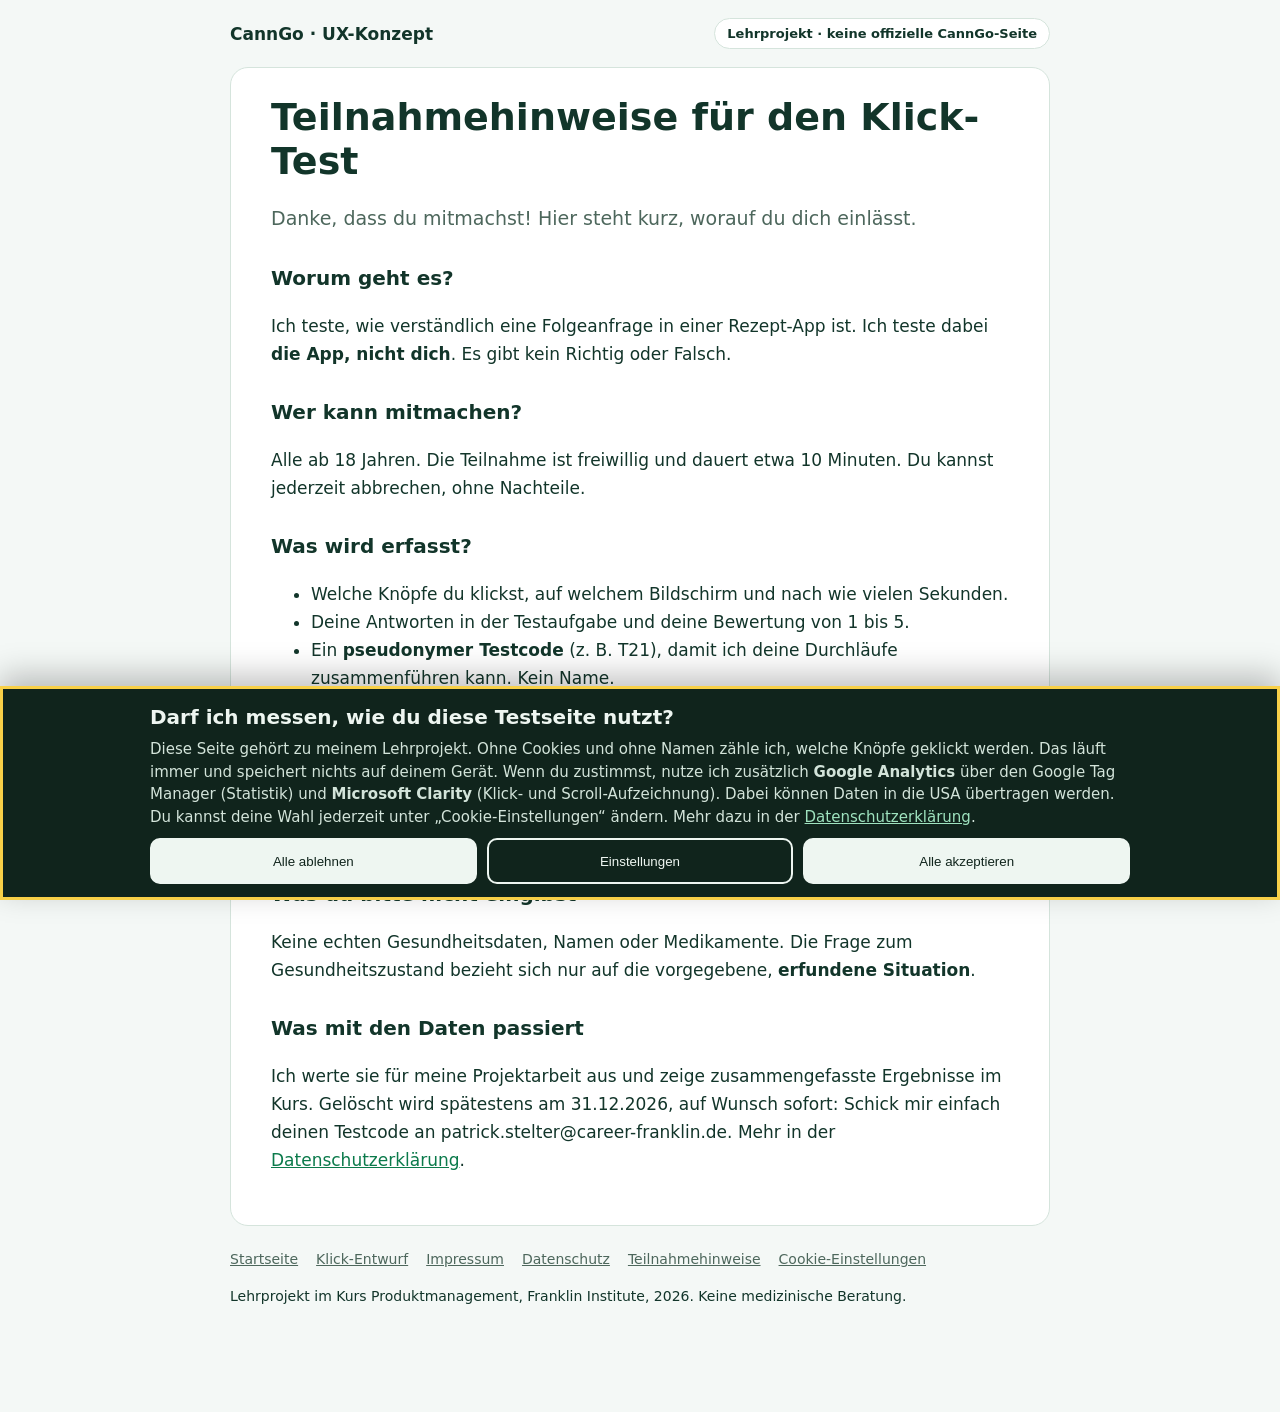
<file: teilnahme.html>
<!doctype html>
<html lang="de" data-seite="teilnahme" data-root="">
<head><meta charset="utf-8"><meta name="viewport" content="width=device-width,initial-scale=1">
<meta name="robots" content="noindex,nofollow">
<title>Teilnahmehinweise · CannGo UX-Konzept</title>
<link rel="stylesheet" href="assets/fonts.css"><link rel="stylesheet" href="assets/recht.css">
<script src="assets/messkonzept.js"></script><script src="assets/track.js"></script><script src="assets/consent.js"></script>
</head><body>
<header class="top"><a href="index.html" class="brand">CannGo · UX-Konzept</a><span class="badge">Lehrprojekt · keine offizielle CannGo-Seite</span></header>
<main>
<h1>Teilnahmehinweise für den Klick-Test</h1>
<p class="lead">Danke, dass du mitmachst! Hier steht kurz, worauf du dich einlässt.</p>
<h2>Worum geht es?</h2>
<p>Ich teste, wie verständlich eine Folgeanfrage in einer Rezept-App ist. Ich teste dabei <b>die App, nicht dich</b>. Es gibt kein Richtig oder Falsch.</p>
<h2>Wer kann mitmachen?</h2>
<p>Alle ab 18 Jahren. Die Teilnahme ist freiwillig und dauert etwa 10 Minuten. Du kannst jederzeit abbrechen, ohne Nachteile.</p>
<h2>Was wird erfasst?</h2>
<ul><li>Welche Knöpfe du klickst, auf welchem Bildschirm und nach wie vielen Sekunden.</li>
<li>Deine Antworten in der Testaufgabe und deine Bewertung von 1 bis 5.</li>
<li>Ein <b>pseudonymer Testcode</b> (z. B. T21), damit ich deine Durchläufe zusammenführen kann. Kein Name.</li>
<li>Nur wenn du im Cookie-Banner zustimmst: zusätzlich Google Analytics und Microsoft Clarity.</li></ul>
<p>Die Messdaten werden in einer Datenbank bei Cloudflare gespeichert (nur mit gekürzter IP-Adresse). Eine pseudonyme Auswertung (Codes statt Namen, ohne Kommentare) können Mitlernende und Lehrende auf der Auswertungsseite sehen.</p>
<h2>Was du bitte nicht eingibst</h2>
<p>Keine echten Gesundheitsdaten, Namen oder Medikamente. Die Frage zum Gesundheitszustand bezieht sich nur auf die vorgegebene, <b>erfundene Situation</b>.</p>
<h2>Was mit den Daten passiert</h2>
<p>Ich werte sie für meine Projektarbeit aus und zeige zusammengefasste Ergebnisse im Kurs. Gelöscht wird spätestens am 31.12.2026, auf Wunsch sofort: Schick mir einfach deinen Testcode an patrick.stelter@career-franklin.de. Mehr in der <a href="datenschutz.html">Datenschutzerklärung</a>.</p>
</main>
<footer class="foot"><nav><a href="index.html">Startseite</a><a href="app/index.html">Klick-Entwurf</a><a href="impressum.html">Impressum</a><a href="datenschutz.html">Datenschutz</a><a href="teilnahme.html">Teilnahmehinweise</a><a href="#" onclick="CGConsent.open();return false">Cookie-Einstellungen</a></nav>
<p>Lehrprojekt im Kurs Produktmanagement, Franklin Institute, 2026. Keine medizinische Beratung.</p></footer>
<script>CG.track('seite_teilnahme');</script>
</body></html>
</file>
<file: assets/fonts.css>
/* Schriften lokal eingebunden (kein Abruf bei Google, DSGVO-freundlich). Lizenz: SIL OFL, siehe fonts/*.txt */
@font-face{font-family:"Fraunces";font-style:normal;font-weight:500 700;font-display:swap;src:url("fonts/fraunces-600.woff2") format("woff2")}
@font-face{font-family:"Instrument Sans";font-style:normal;font-weight:400 500;font-display:swap;src:url("fonts/instrument-400.woff") format("woff")}
@font-face{font-family:"Instrument Sans";font-style:normal;font-weight:600 800;font-display:swap;src:url("fonts/instrument-700.woff") format("woff")}
</file>
<file: assets/recht.css>
:root{--bg:#f4f8f6;--card:#fff;--ink:#12352a;--muted:#4d675c;--line:#d5e4dc;--accent:#0b7a4b;--mark:#fff1b8;color-scheme:light}
@media (prefers-color-scheme:dark){:root{--bg:#0f1714;--card:#17221d;--ink:#e6f2ec;--muted:#a3bbb0;--line:#2a3c33;--accent:#6fd8a4;--mark:#5a4a12;color-scheme:dark}}
*{box-sizing:border-box}
body{margin:0;background:var(--bg);color:var(--ink);font:17px/1.65 system-ui,-apple-system,"Segoe UI",sans-serif;padding:0 16px}
.top{max-width:820px;margin:0 auto;padding:18px 0;display:flex;gap:12px;justify-content:space-between;align-items:center;flex-wrap:wrap}
.brand{font-weight:800;color:var(--ink);text-decoration:none}
.badge{font-size:13px;font-weight:600;background:var(--card);border:1px solid var(--line);border-radius:99px;padding:4px 12px}
main{max-width:820px;margin:0 auto;background:var(--card);border:1px solid var(--line);border-radius:18px;padding:28px clamp(18px,4vw,40px) 34px}
h1{font-size:clamp(28px,4vw,38px);line-height:1.15;margin:0 0 12px}
h2{font-size:20px;margin:28px 0 6px}
p,li{color:var(--ink)}.lead{font-size:19px;color:var(--muted)}
a{color:var(--accent)}
mark{background:var(--mark);color:var(--ink);padding:0 4px;border-radius:4px}
.draft{background:var(--mark);border-radius:12px;padding:12px 14px;font-size:15px}
.demo{font-size:14px;vertical-align:middle;background:#2a5bd7;color:#fff;border-radius:99px;padding:3px 10px}
.foot{max-width:820px;margin:0 auto;padding:22px 0 90px;font-size:14px;color:var(--muted)}
.foot nav{display:flex;flex-wrap:wrap;gap:6px 18px;margin-bottom:6px}
.foot a{color:var(--muted)}

:focus-visible{outline:3px solid #f8d048;outline-offset:3px}

body{overflow-wrap:anywhere;hyphens:auto}
</file>
